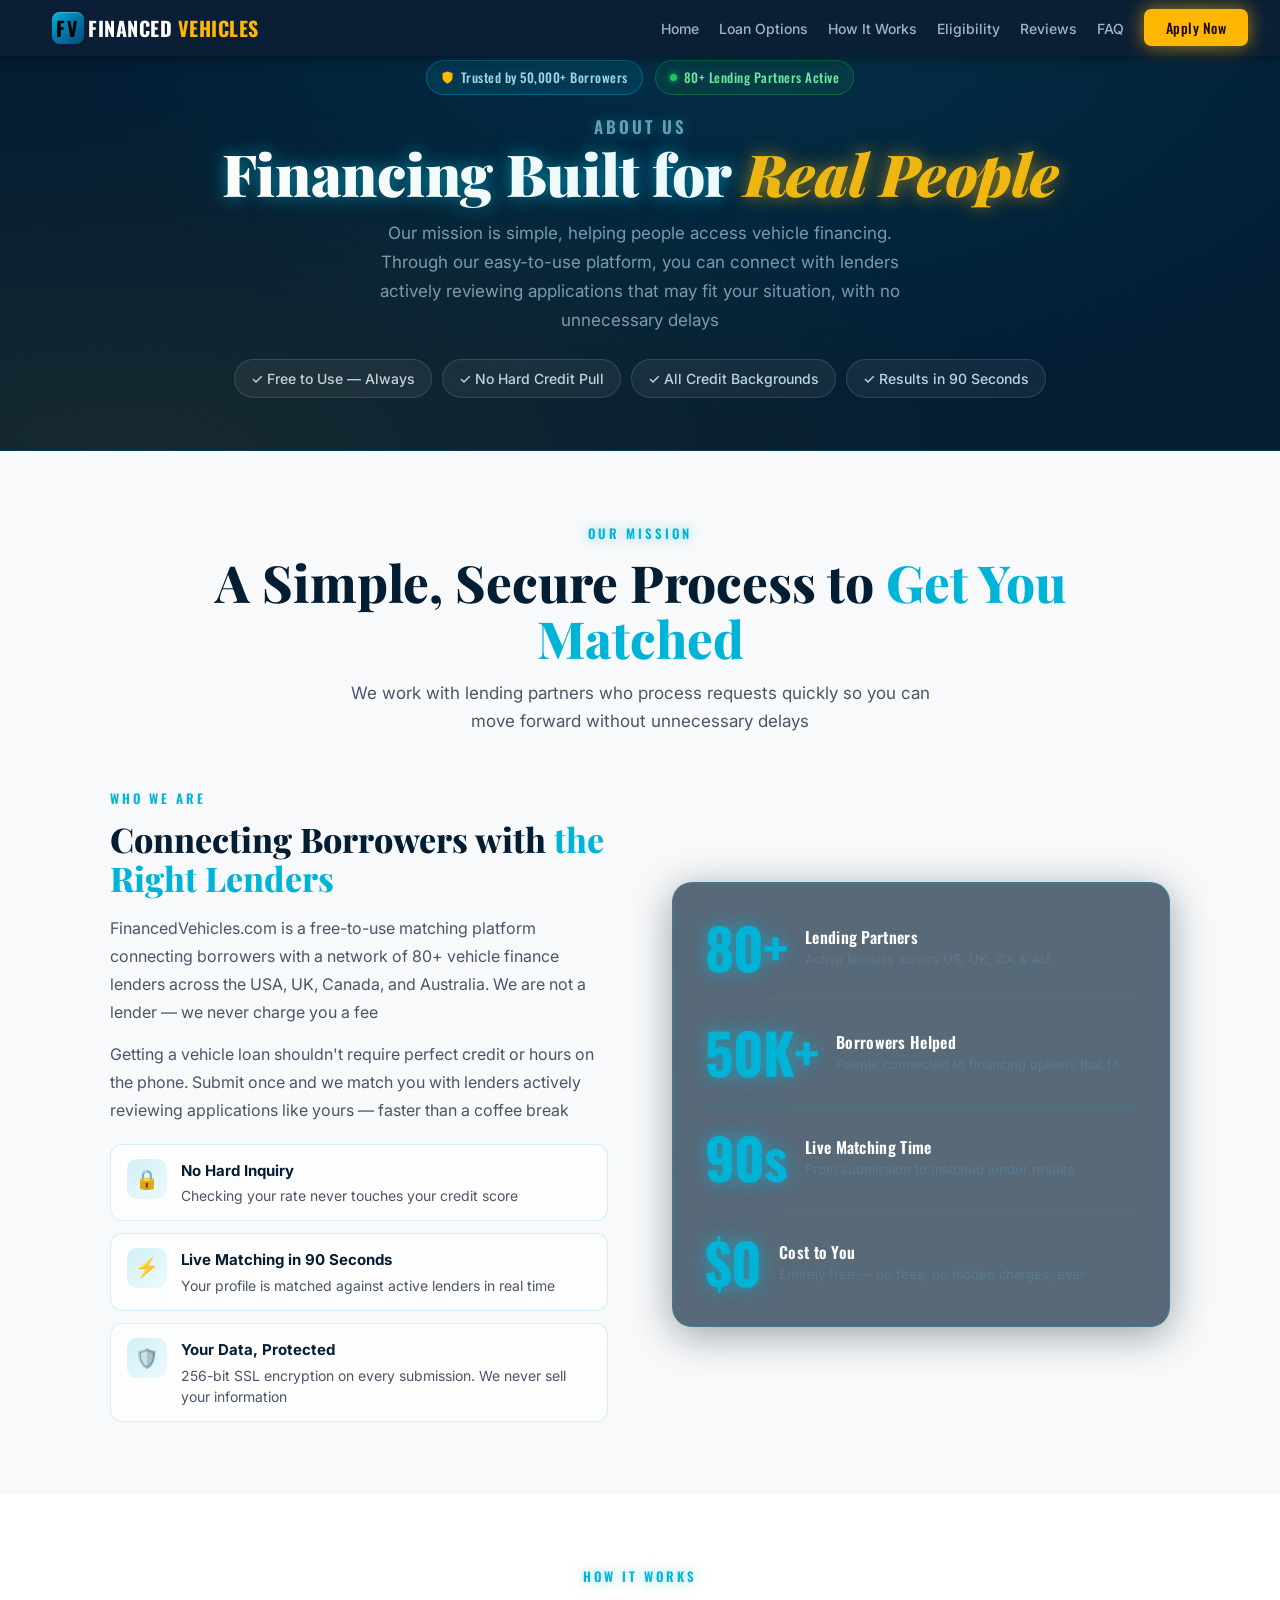
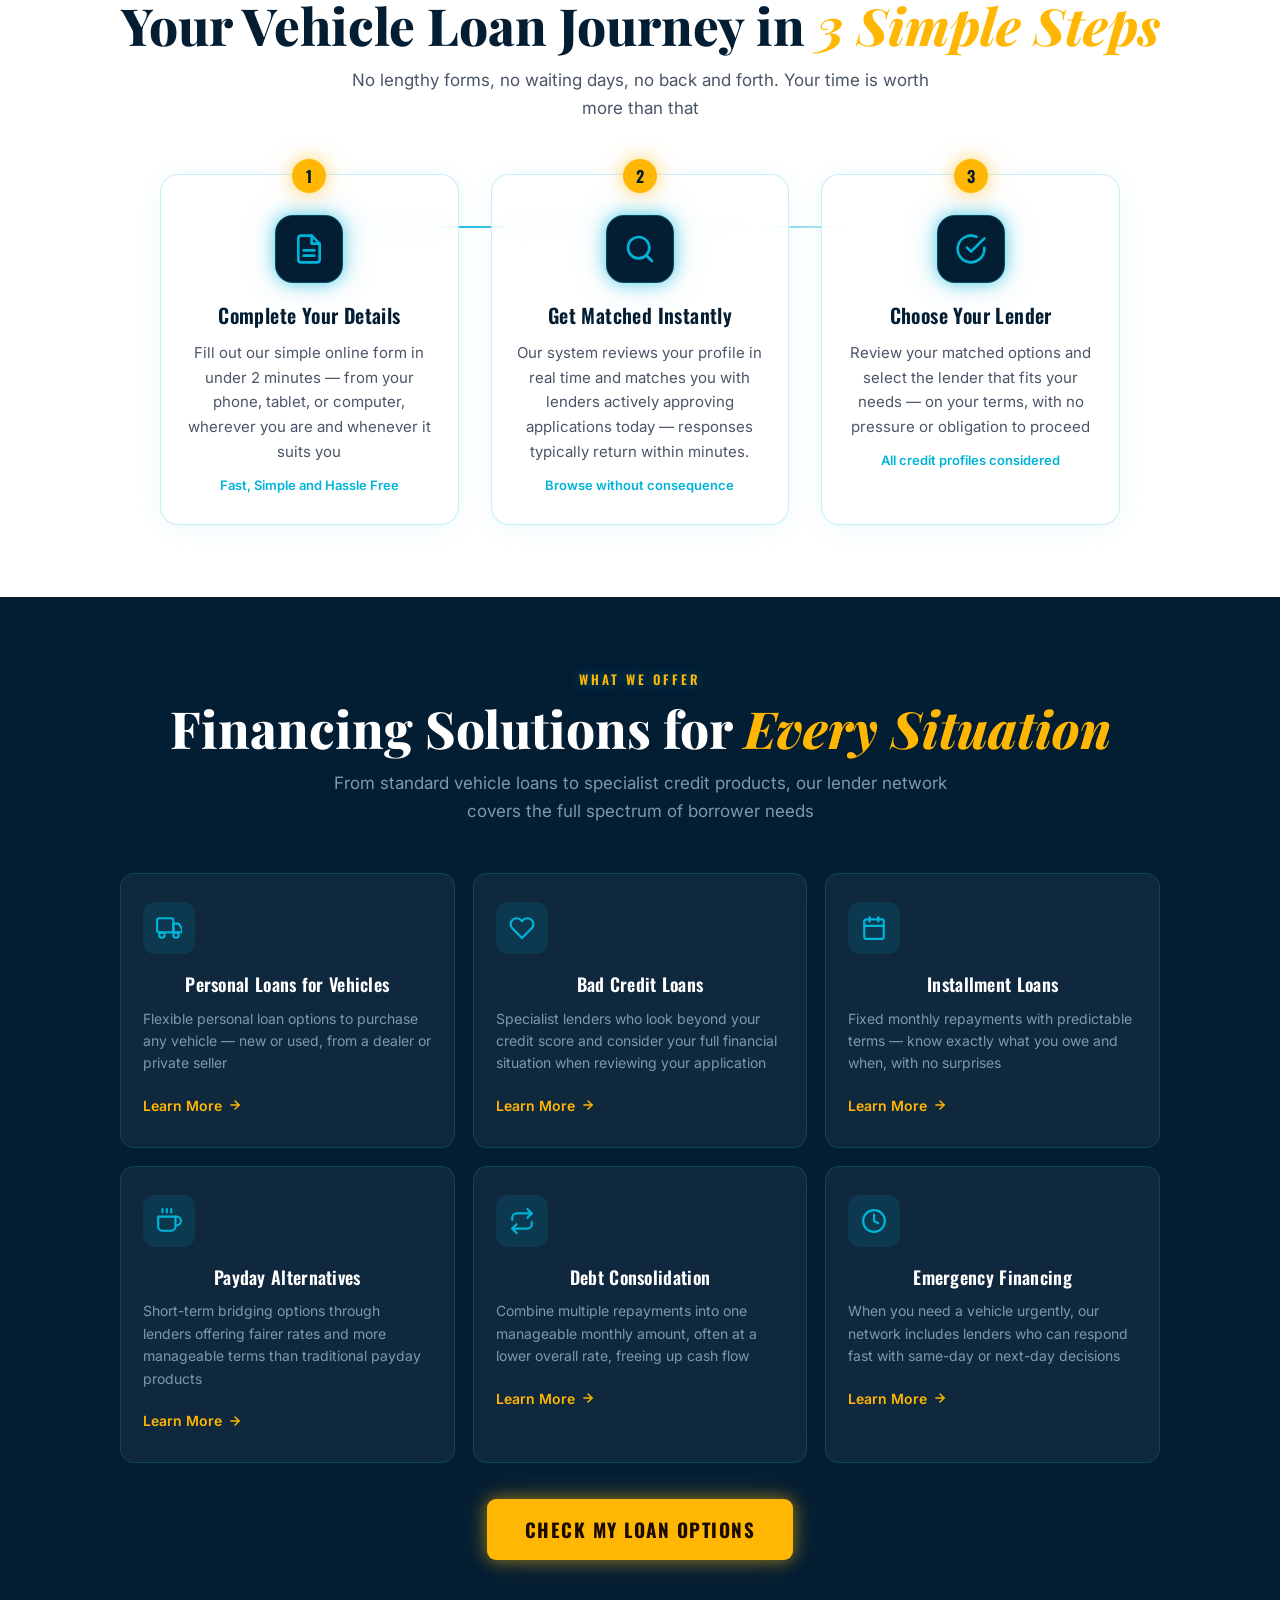
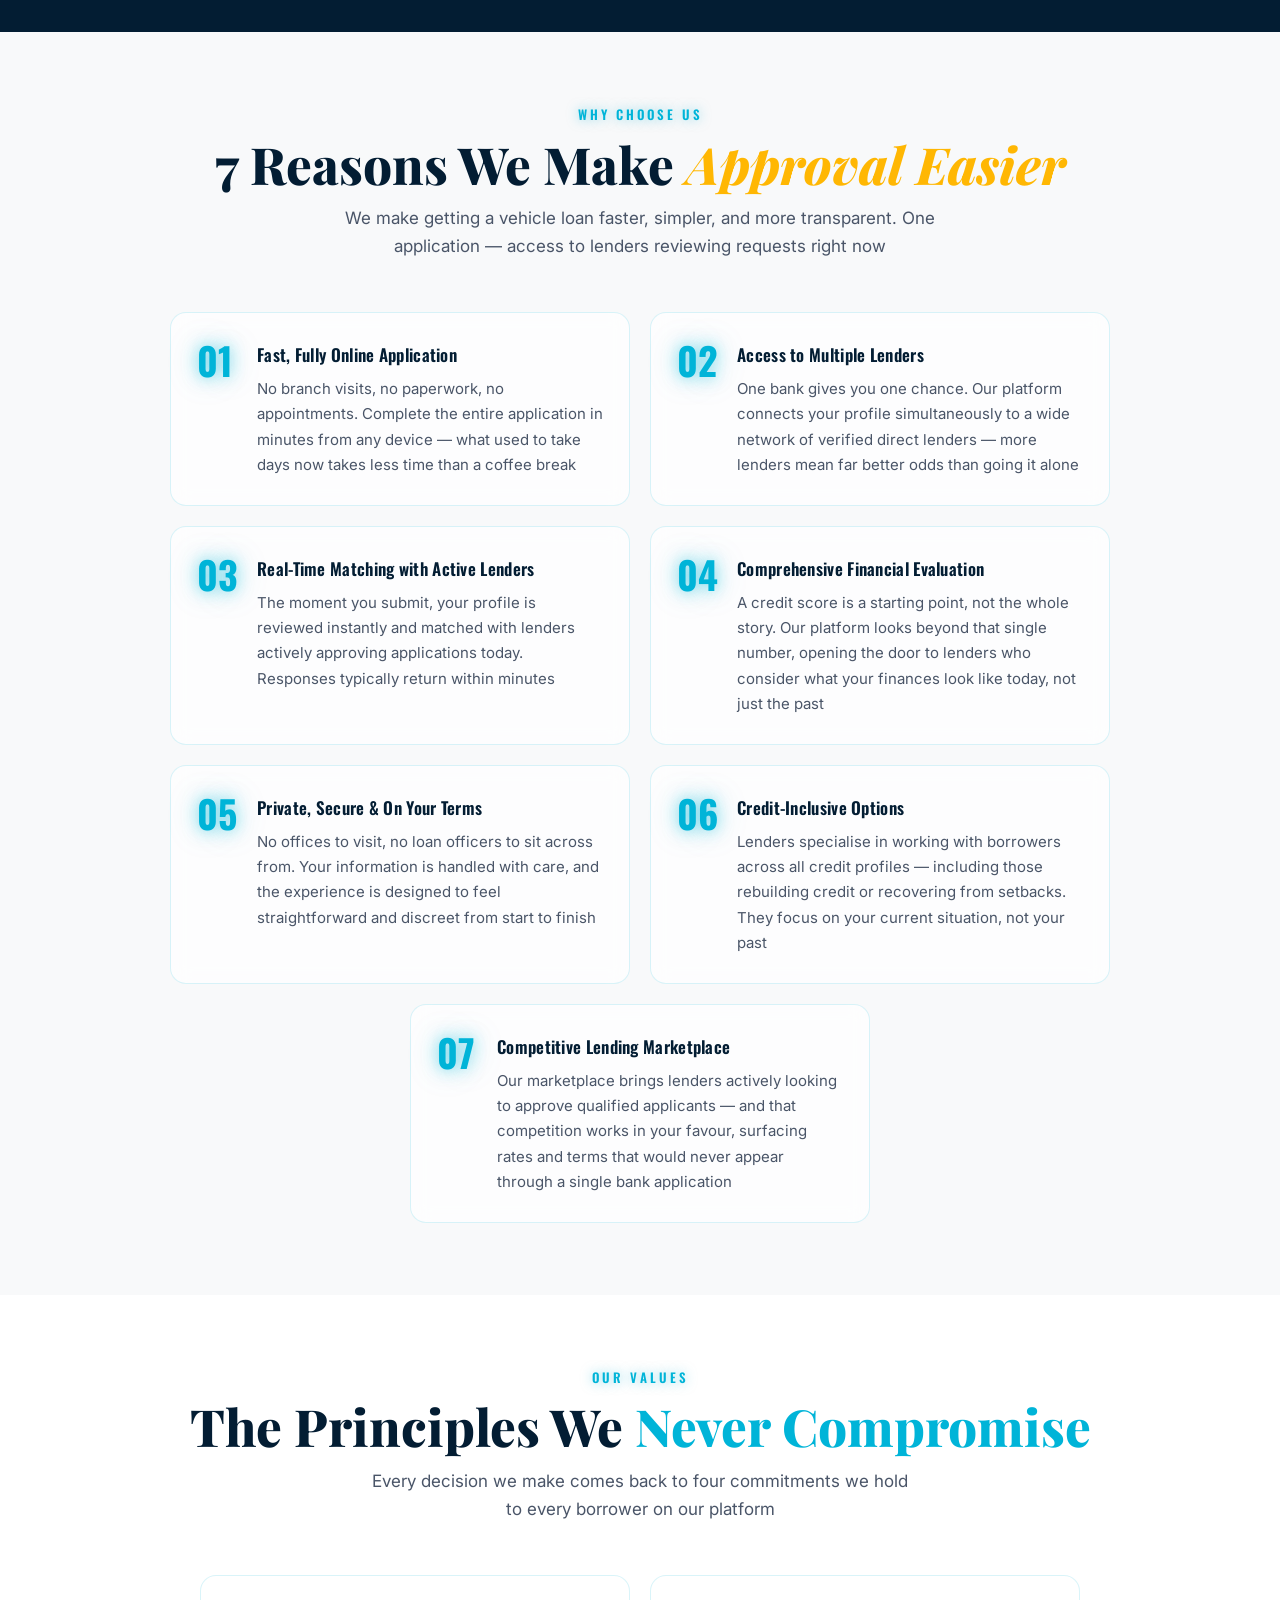
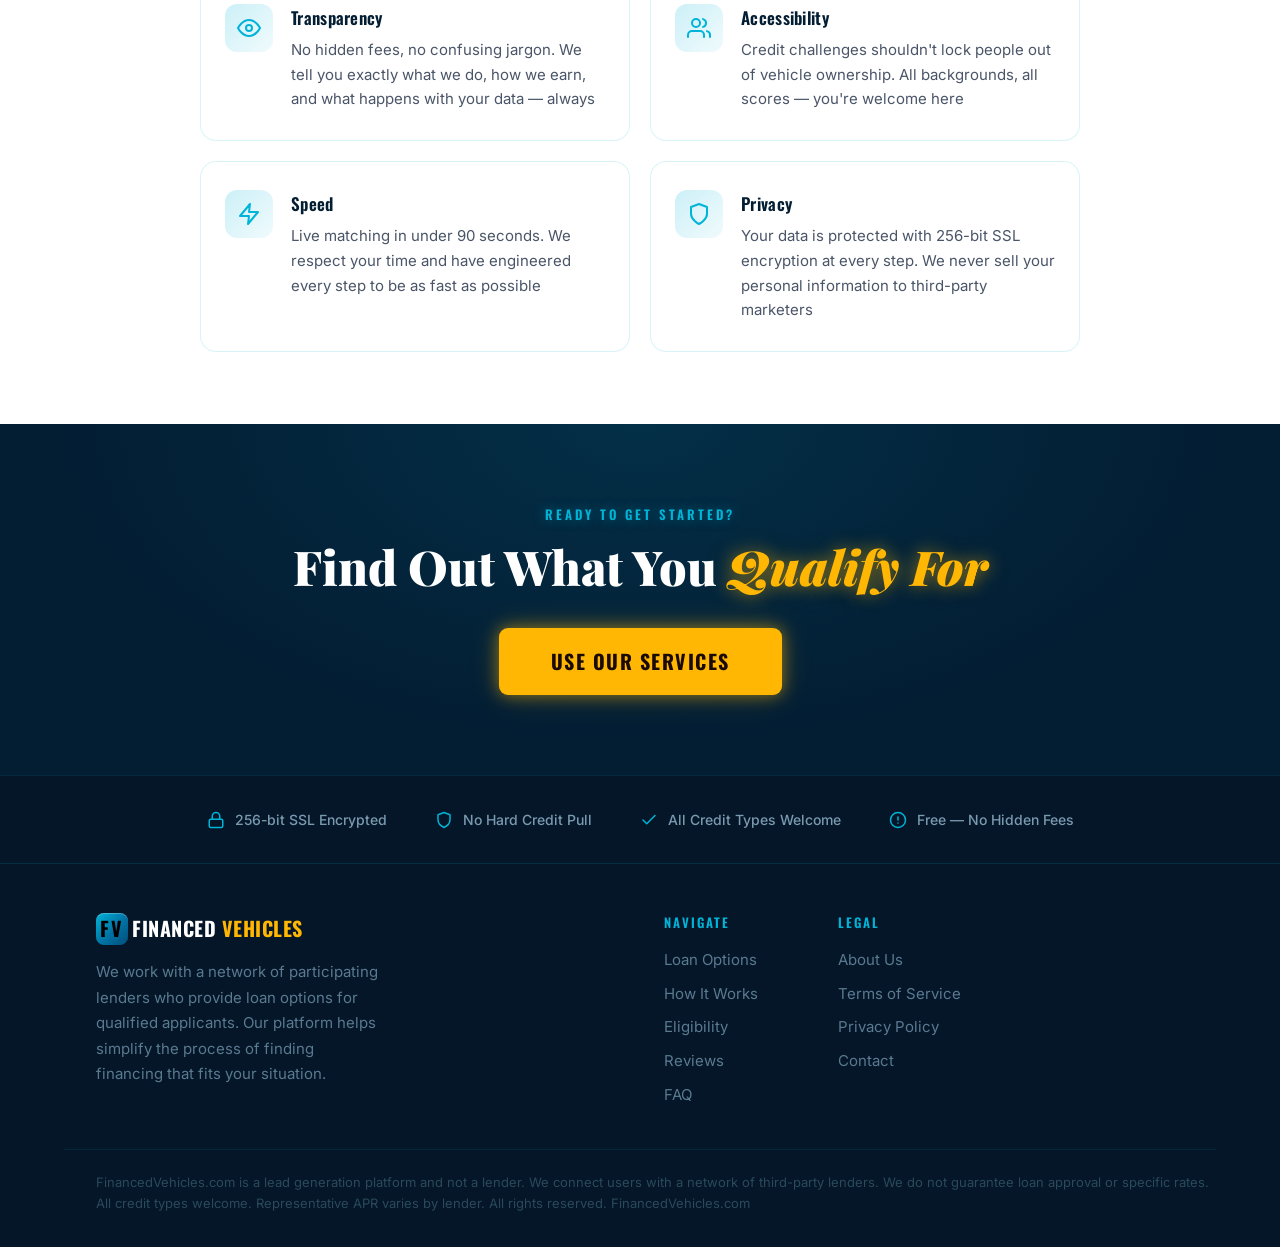
<file: about/index.html>
<!DOCTYPE html>
<html lang="en">
<head>
<meta charset="UTF-8"/>
<meta name="viewport" content="width=device-width, initial-scale=1.0"/>
<title>About Us – FinancedVehicles</title>
<!-- Google tag (gtag.js) -->
<script async src="https://www.googletagmanager.com/gtag/js?id=G-Z3EX6JJ46B"></script>
<script>
  window.dataLayer = window.dataLayer || [];
  function gtag(){dataLayer.push(arguments);}
  gtag('js', new Date());
  gtag('config', 'G-Z3EX6JJ46B');
</script>
<meta name="description" content="Learn about FinancedVehicles — a trusted car loan platform connecting borrowers with 80+ lending partners. Our mission is to make vehicle financing simple for everyone."/>
<link rel="canonical" href="https://financedvehicles.com/about/"/>
<meta property="og:type" content="website"/>
<meta property="og:url" content="https://financedvehicles.com/about/"/>
<meta property="og:title" content="About Us – FinancedVehicles"/>
<meta property="og:description" content="Learn about FinancedVehicles — a trusted car loan platform connecting borrowers with 80+ lending partners."/>
<meta property="og:image" content="https://financedvehicles.com/assets/images/headers/luxury-car-loan-financing-sleek-vehicle.jpg"/>
<meta name="twitter:card" content="summary_large_image"/>
<meta name="twitter:title" content="About Us – FinancedVehicles"/>
<meta name="twitter:description" content="Learn about FinancedVehicles — a trusted car loan platform connecting borrowers with 80+ lending partners."/>
<meta name="twitter:image" content="https://financedvehicles.com/assets/images/headers/luxury-car-loan-financing-sleek-vehicle.jpg"/>
<link rel="preconnect" href="https://fonts.googleapis.com"/>
<link rel="preconnect" href="https://fonts.gstatic.com" crossorigin/>
<link href="https://fonts.googleapis.com/css2?family=Playfair+Display:ital,wght@0,700;0,800;0,900;1,700;1,800&family=Inter:wght@400;500;600;700&family=Oswald:wght@500;600;700&family=Barlow+Condensed:wght@600;700;800&display=swap" rel="stylesheet"/>
<link rel="stylesheet" href="../styles.css"/>
<link rel="icon" type="image/svg+xml" href="../assets/favicon.svg"/>
<script src="../main.js"></script>
</head>
<body>

<!-- NAV -->
<nav id="mainNav">
  <a href="../" class="nav-logo">
    <div class="nav-logo-box">FV</div>
    <span class="nav-logo-text">FINANCED <span class="logo-vehicles">VEHICLES</span></span>
  </a>
  <ul class="nav-links">
    <li><a href="../">Home</a></li>
    <li><a href="../#loan-options">Loan Options</a></li>
    <li><a href="../#how-it-works">How It Works</a></li>
    <li><a href="../#eligibility">Eligibility</a></li>
    <li><a href="../#reviews">Reviews</a></li>
    <li><a href="../#faq">FAQ</a></li>
    <li><a href="../#apply-now" class="nav-cta">Apply Now</a></li>
  </ul>
  <button class="hamburger" onclick="toggleMenu()" aria-label="Menu"><span></span><span></span><span></span></button>
</nav>
<div class="mobile-overlay" id="mobileOverlay" onclick="closeMobile()"></div>
<div class="mobile-menu" id="mobileMenu">
  <a href="../" onclick="closeMobile()">Home <span class="mob-arrow">›</span></a>
  <a href="../#loan-options" onclick="closeMobile()">Loan Options <span class="mob-arrow">›</span></a>
  <a href="../#how-it-works" onclick="closeMobile()">How It Works <span class="mob-arrow">›</span></a>
  <a href="../#eligibility" onclick="closeMobile()">Eligibility <span class="mob-arrow">›</span></a>
  <a href="../#reviews" onclick="closeMobile()">Reviews <span class="mob-arrow">›</span></a>
  <a href="../#faq" onclick="closeMobile()">FAQ <span class="mob-arrow">›</span></a>
  <a href="../#apply-now" class="nav-cta" onclick="closeMobile()">Apply Now</a>
</div>

<!-- PAGE BANNER -->
<section class="page-banner">
  <div class="banner-badges">
    <span class="banner-badge">
      <svg viewBox="0 0 24 24" width="13" height="13" fill="#ffb703" stroke="#ffb703" stroke-width="2.5" stroke-linecap="round" stroke-linejoin="round"><path d="M12 22s8-4 8-10V5l-8-3-8 3v7c0 6 8 10 8 10z"/></svg>
      Trusted by 50,000+ Borrowers
    </span>
    <span class="banner-badge green"><span class="pulse-sm"></span> 80+ Lending Partners Active</span>
  </div>
  <p class="section-label">About Us</p>
  <h1>Financing Built for <em>Real People</em></h1>
  <p>Our mission is simple, helping people access vehicle financing. Through our easy-to-use platform, you can connect with lenders actively reviewing applications that may fit your situation, with no unnecessary delays</p>
  <div class="banner-chips">
    <span class="chip">✓ Free to Use — Always</span>
    <span class="chip">✓ No Hard Credit Pull</span>
    <span class="chip">✓ All Credit Backgrounds</span>
    <span class="chip">✓ Results in 90 Seconds</span>
  </div>
</section>

<!-- ═══ SECTION 1: MISSION / STATS ═══ -->
<section class="about-section">
  <div class="about-wrap">
    <div class="about-header">
      <p class="section-label">Our Mission</p>
      <h2 class="section-title">A Simple, Secure Process to <span style="color:var(--cyan)">Get You Matched</span></h2>
      <p class="section-sub" style="text-align:center;max-width:580px;margin:0 auto">We work with lending partners who process requests quickly so you can move forward without unnecessary delays</p>
    </div>
    <div class="about-grid">
      <div class="about-text">
        <p class="eyebrow">Who We Are</p>
        <h2>Connecting Borrowers with <span>the Right Lenders</span></h2>
        <p>FinancedVehicles.com is a free-to-use matching platform connecting borrowers with a network of 80+ vehicle finance lenders across the USA, UK, Canada, and Australia. We are not a lender — we never charge you a fee</p>
        <p>Getting a vehicle loan shouldn't require perfect credit or hours on the phone. Submit once and we match you with lenders actively reviewing applications like yours — faster than a coffee break</p>
        <div class="about-values">
          <div class="about-val">
            <div class="about-val-icon">🔒</div>
            <div class="about-val-text">
              <h4>No Hard Inquiry</h4>
              <p>Checking your rate never touches your credit score</p>
            </div>
          </div>
          <div class="about-val">
            <div class="about-val-icon">⚡</div>
            <div class="about-val-text">
              <h4>Live Matching in 90 Seconds</h4>
              <p>Your profile is matched against active lenders in real time</p>
            </div>
          </div>
          <div class="about-val">
            <div class="about-val-icon">🛡️</div>
            <div class="about-val-text">
              <h4>Your Data, Protected</h4>
              <p>256-bit SSL encryption on every submission. We never sell your information</p>
            </div>
          </div>
        </div>
      </div>
      <div class="about-stats">
        <div class="stat-item">
          <div class="stat-num">80+</div>
          <div class="stat-desc"><h4>Lending Partners</h4><p>Active lenders across US, UK, CA &amp; AU</p></div>
        </div>
        <div class="stat-divider"></div>
        <div class="stat-item">
          <div class="stat-num">50K+</div>
          <div class="stat-desc"><h4>Borrowers Helped</h4><p>People connected to financing options that fit</p></div>
        </div>
        <div class="stat-divider"></div>
        <div class="stat-item">
          <div class="stat-num">90s</div>
          <div class="stat-desc"><h4>Live Matching Time</h4><p>From submission to matched lender results</p></div>
        </div>
        <div class="stat-divider"></div>
        <div class="stat-item">
          <div class="stat-num">$0</div>
          <div class="stat-desc"><h4>Cost to You</h4><p>Entirely free — no fees, no hidden charges, ever</p></div>
        </div>
      </div>
    </div>
  </div>
</section>

<!-- ═══ SECTION 2: 3 STEPS ═══ -->
<section class="steps-section">
  <p class="section-label">How It Works</p>
  <h2 class="section-title">Your Vehicle Loan Journey in <em style="color:var(--amber);font-style:italic">3 Simple Steps</em></h2>
  <p class="section-sub">No lengthy forms, no waiting days, no back and forth. Your time is worth more than that</p>
  <div class="steps-grid">
    <div class="step-card">
      <div class="step-num-badge">1</div>
      <div class="step-icon">
        <svg viewBox="0 0 24 24"><path d="M14 2H6a2 2 0 0 0-2 2v16a2 2 0 0 0 2 2h12a2 2 0 0 0 2-2V8z"/><polyline points="14 2 14 8 20 8"/><line x1="16" y1="13" x2="8" y2="13"/><line x1="16" y1="17" x2="8" y2="17"/></svg>
      </div>
      <h3>Complete Your Details</h3>
      <p>Fill out our simple online form in under 2 minutes — from your phone, tablet, or computer, wherever you are and whenever it suits you</p>
      <p class="step-note">Fast, Simple and Hassle Free</p>
    </div>
    <div class="step-card">
      <div class="step-num-badge">2</div>
      <div class="step-icon">
        <svg viewBox="0 0 24 24"><circle cx="11" cy="11" r="8"/><line x1="21" y1="21" x2="16.65" y2="16.65"/></svg>
      </div>
      <h3>Get Matched Instantly</h3>
      <p>Our system reviews your profile in real time and matches you with lenders actively approving applications today — responses typically return within minutes.</p>
      <p class="step-note">Browse without consequence</p>
    </div>
    <div class="step-card">
      <div class="step-num-badge">3</div>
      <div class="step-icon">
        <svg viewBox="0 0 24 24"><path d="M22 11.08V12a10 10 0 1 1-5.93-9.14"/><polyline points="22 4 12 14.01 9 11.01"/></svg>
      </div>
      <h3>Choose Your Lender</h3>
      <p>Review your matched options and select the lender that fits your needs — on your terms, with no pressure or obligation to proceed</p>
      <p class="step-note">All credit profiles considered</p>
    </div>
  </div>
</section>

<!-- ═══ LOAN TYPES ═══ -->
<section class="loan-section">
  <div style="max-width:1060px;margin:0 auto">
    <p class="section-label">What We Offer</p>
    <h2 class="section-title">Financing Solutions for <em style="color:var(--amber);font-style:italic">Every Situation</em></h2>
    <p class="section-sub">From standard vehicle loans to specialist credit products, our lender network covers the full spectrum of borrower needs</p>
    <div class="loan-grid">
      <div class="loan-card">
        <div class="loan-card-icon"><svg viewBox="0 0 24 24"><rect x="1" y="3" width="15" height="13" rx="2"/><path d="M16 8h5l3 5v3h-8V8z"/><circle cx="5.5" cy="18.5" r="2.5"/><circle cx="18.5" cy="18.5" r="2.5"/></svg></div>
        <h3>Personal Loans for Vehicles</h3>
        <p>Flexible personal loan options to purchase any vehicle — new or used, from a dealer or private seller</p>
        <a href="../#apply-now" class="loan-learn">Learn More <svg viewBox="0 0 24 24"><line x1="5" y1="12" x2="19" y2="12"/><polyline points="12 5 19 12 12 19"/></svg></a>
      </div>
      <div class="loan-card">
        <div class="loan-card-icon"><svg viewBox="0 0 24 24"><path d="M20.84 4.61a5.5 5.5 0 0 0-7.78 0L12 5.67l-1.06-1.06a5.5 5.5 0 0 0-7.78 7.78l1.06 1.06L12 21.23l7.78-7.78 1.06-1.06a5.5 5.5 0 0 0 0-7.78z"/></svg></div>
        <h3>Bad Credit Loans</h3>
        <p>Specialist lenders who look beyond your credit score and consider your full financial situation when reviewing your application</p>
        <a href="../#apply-now" class="loan-learn">Learn More <svg viewBox="0 0 24 24"><line x1="5" y1="12" x2="19" y2="12"/><polyline points="12 5 19 12 12 19"/></svg></a>
      </div>
      <div class="loan-card">
        <div class="loan-card-icon"><svg viewBox="0 0 24 24"><rect x="3" y="4" width="18" height="18" rx="2" ry="2"/><line x1="16" y1="2" x2="16" y2="6"/><line x1="8" y1="2" x2="8" y2="6"/><line x1="3" y1="10" x2="21" y2="10"/></svg></div>
        <h3>Installment Loans</h3>
        <p>Fixed monthly repayments with predictable terms — know exactly what you owe and when, with no surprises</p>
        <a href="../#apply-now" class="loan-learn">Learn More <svg viewBox="0 0 24 24"><line x1="5" y1="12" x2="19" y2="12"/><polyline points="12 5 19 12 12 19"/></svg></a>
      </div>
      <div class="loan-card">
        <div class="loan-card-icon"><svg viewBox="0 0 24 24"><path d="M18 8h1a4 4 0 0 1 0 8h-1"/><path d="M2 8h16v9a4 4 0 0 1-4 4H6a4 4 0 0 1-4-4V8z"/><line x1="6" y1="1" x2="6" y2="4"/><line x1="10" y1="1" x2="10" y2="4"/><line x1="14" y1="1" x2="14" y2="4"/></svg></div>
        <h3>Payday Alternatives</h3>
        <p>Short-term bridging options through lenders offering fairer rates and more manageable terms than traditional payday products</p>
        <a href="../#apply-now" class="loan-learn">Learn More <svg viewBox="0 0 24 24"><line x1="5" y1="12" x2="19" y2="12"/><polyline points="12 5 19 12 12 19"/></svg></a>
      </div>
      <div class="loan-card">
        <div class="loan-card-icon"><svg viewBox="0 0 24 24"><polyline points="17 1 21 5 17 9"/><path d="M3 11V9a4 4 0 0 1 4-4h14"/><polyline points="7 23 3 19 7 15"/><path d="M21 13v2a4 4 0 0 1-4 4H3"/></svg></div>
        <h3>Debt Consolidation</h3>
        <p>Combine multiple repayments into one manageable monthly amount, often at a lower overall rate, freeing up cash flow</p>
        <a href="../#apply-now" class="loan-learn">Learn More <svg viewBox="0 0 24 24"><line x1="5" y1="12" x2="19" y2="12"/><polyline points="12 5 19 12 12 19"/></svg></a>
      </div>
      <div class="loan-card">
        <div class="loan-card-icon"><svg viewBox="0 0 24 24"><circle cx="12" cy="12" r="10"/><polyline points="12 6 12 12 16 14"/></svg></div>
        <h3>Emergency Financing</h3>
        <p>When you need a vehicle urgently, our network includes lenders who can respond fast with same-day or next-day decisions</p>
        <a href="../#apply-now" class="loan-learn">Learn More <svg viewBox="0 0 24 24"><line x1="5" y1="12" x2="19" y2="12"/><polyline points="12 5 19 12 12 19"/></svg></a>
      </div>
    </div>
    <div class="loan-cta-row"><a href="../#apply-now" class="btn-amber">Check My Loan Options</a></div>
  </div>
</section>


<!-- ═══ WHY CHOOSE US (7 reasons from PDF) ═══ -->
<section class="why-section">
  <div style="max-width:980px;margin:0 auto">
    <p class="section-label">Why Choose Us</p>
    <h2 class="section-title">7 Reasons We Make <em style="color:var(--amber)">Approval Easier</em></h2>
    <p class="section-sub">We make getting a vehicle loan faster, simpler, and more transparent. One application — access to lenders reviewing requests right now</p>
    <div class="why-grid">
      <div class="why-card">
        <div class="why-num">01</div>
        <div class="why-body">
          <h4>Fast, Fully Online Application</h4>
          <p>No branch visits, no paperwork, no appointments. Complete the entire application in minutes from any device — what used to take days now takes less time than a coffee break</p>
        </div>
      </div>
      <div class="why-card">
        <div class="why-num">02</div>
        <div class="why-body">
          <h4>Access to Multiple Lenders</h4>
          <p>One bank gives you one chance. Our platform connects your profile simultaneously to a wide network of verified direct lenders — more lenders mean far better odds than going it alone</p>
        </div>
      </div>
      <div class="why-card">
        <div class="why-num">03</div>
        <div class="why-body">
          <h4>Real-Time Matching with Active Lenders</h4>
          <p>The moment you submit, your profile is reviewed instantly and matched with lenders actively approving applications today. Responses typically return within minutes</p>
        </div>
      </div>
      <div class="why-card">
        <div class="why-num">04</div>
        <div class="why-body">
          <h4>Comprehensive Financial Evaluation</h4>
          <p>A credit score is a starting point, not the whole story. Our platform looks beyond that single number, opening the door to lenders who consider what your finances look like today, not just the past</p>
        </div>
      </div>
      <div class="why-card">
        <div class="why-num">05</div>
        <div class="why-body">
          <h4>Private, Secure &amp; On Your Terms</h4>
          <p>No offices to visit, no loan officers to sit across from. Your information is handled with care, and the experience is designed to feel straightforward and discreet from start to finish</p>
        </div>
      </div>
      <div class="why-card">
        <div class="why-num">06</div>
        <div class="why-body">
          <h4>Credit-Inclusive Options</h4>
          <p>Lenders specialise in working with borrowers across all credit profiles — including those rebuilding credit or recovering from setbacks. They focus on your current situation, not your past</p>
        </div>
      </div>
      <div class="why-card why-card-full">
        <div class="why-num">07</div>
        <div class="why-body">
          <h4>Competitive Lending Marketplace</h4>
          <p>Our marketplace brings lenders actively looking to approve qualified applicants — and that competition works in your favour, surfacing rates and terms that would never appear through a single bank application</p>
        </div>
      </div>
    </div>
  </div>
</section>

<!-- ═══ VALUES ═══ -->
<section class="values-section">
  <div class="values-header">
    <p class="section-label">Our Values</p>
    <h2 class="section-title">The Principles We <span style="color:var(--cyan)">Never Compromise</span></h2>
    <p class="section-sub" style="text-align:center;max-width:540px;margin:0 auto 48px">Every decision we make comes back to four commitments we hold to every borrower on our platform</p>
  </div>
  <div class="values-grid">
    <div class="val-card">
      <div class="val-icon"><svg viewBox="0 0 24 24"><path d="M1 12s4-8 11-8 11 8 11 8-4 8-11 8-11-8-11-8z"/><circle cx="12" cy="12" r="3"/></svg></div>
      <div class="val-body"><h4>Transparency</h4><p>No hidden fees, no confusing jargon. We tell you exactly what we do, how we earn, and what happens with your data — always</p></div>
    </div>
    <div class="val-card">
      <div class="val-icon"><svg viewBox="0 0 24 24"><path d="M17 21v-2a4 4 0 0 0-4-4H5a4 4 0 0 0-4 4v2"/><circle cx="9" cy="7" r="4"/><path d="M23 21v-2a4 4 0 0 0-3-3.87"/><path d="M16 3.13a4 4 0 0 1 0 7.75"/></svg></div>
      <div class="val-body"><h4>Accessibility</h4><p>Credit challenges shouldn't lock people out of vehicle ownership. All backgrounds, all scores — you're welcome here</p></div>
    </div>
    <div class="val-card">
      <div class="val-icon"><svg viewBox="0 0 24 24"><polygon points="13 2 3 14 12 14 11 22 21 10 12 10 13 2"/></svg></div>
      <div class="val-body"><h4>Speed</h4><p>Live matching in under 90 seconds. We respect your time and have engineered every step to be as fast as possible</p></div>
    </div>
    <div class="val-card">
      <div class="val-icon"><svg viewBox="0 0 24 24"><path d="M12 22s8-4 8-10V5l-8-3-8 3v7c0 6 8 10 8 10z"/></svg></div>
      <div class="val-body"><h4>Privacy</h4><p>Your data is protected with 256-bit SSL encryption at every step. We never sell your personal information to third-party marketers</p></div>
    </div>
  </div>
</section>

<!-- ═══ CTA STRIP ═══ -->
<section class="cta-strip">
  <div style="position:relative;z-index:1;display:flex;flex-direction:column;align-items:center;gap:0">
    <p class="section-label" style="text-align:center;margin-bottom:14px">Ready to Get Started?</p>
    <h2 style="margin-bottom:36px">Find Out What You <em>Qualify For</em></h2>
    <a href="../#apply-now" class="cta-btn-main">Use Our Services</a>
  </div>
</section>

<!-- TRUST STRIP -->
<section class="trust-strip">
  <div class="trust-inner">
    <div class="trust-item"><svg viewBox="0 0 24 24"><rect x="3" y="11" width="18" height="11" rx="2" ry="2"/><path d="M7 11V7a5 5 0 0 1 10 0v4"/></svg> 256-bit SSL Encrypted</div>
    <div class="trust-item"><svg viewBox="0 0 24 24"><path d="M12 22s8-4 8-10V5l-8-3-8 3v7c0 6 8 10 8 10z"/></svg> No Hard Credit Pull</div>
    <div class="trust-item"><svg viewBox="0 0 24 24"><polyline points="20 6 9 17 4 12"/></svg> All Credit Types Welcome</div>
    <div class="trust-item"><svg viewBox="0 0 24 24"><circle cx="12" cy="12" r="10"/><line x1="12" y1="8" x2="12" y2="12"/><line x1="12" y1="16" x2="12.01" y2="16"/></svg> Free — No Hidden Fees</div>
  </div>
</section>

<!-- FOOTER -->
<footer>
  <div class="footer-inner">
    <div class="footer-brand">
      <div class="footer-logo-wrap">
        <a href="../" style="display:flex;align-items:center;gap:4px;text-decoration:none">
          <div class="nav-logo-box">FV</div>
          <span class="nav-logo-text">FINANCED <span class="logo-vehicles">VEHICLES</span></span>
        </a>
      </div>
      <p>We work with a network of participating lenders who provide loan options for qualified applicants. Our platform helps simplify the process of finding financing that fits your situation.</p>
    </div>
    <div class="footer-col">
      <h4>Navigate</h4>
      <a href="../#loan-options">Loan Options</a>
      <a href="../#how-it-works">How It Works</a>
      <a href="../#eligibility">Eligibility</a>
      <a href="../#reviews">Reviews</a>
      <a href="../#faq">FAQ</a>
    </div>
    <div class="footer-col">
      <h4>Legal</h4>
      <a href="../about/">About Us</a>
      <a href="../terms-of-service/">Terms of Service</a>
      <a href="../privacy-policy/">Privacy Policy</a>
      <a href="../contact/">Contact</a>
    </div>
  </div>
  <div class="footer-bottom">
    <p class="disc">FinancedVehicles.com is a lead generation platform and not a lender. We connect users with a network of third-party lenders. We do not guarantee loan approval or specific rates. All credit types welcome. Representative APR varies by lender. All rights reserved. FinancedVehicles.com</p>
  </div>
</footer>

</body>
</html>
</file>
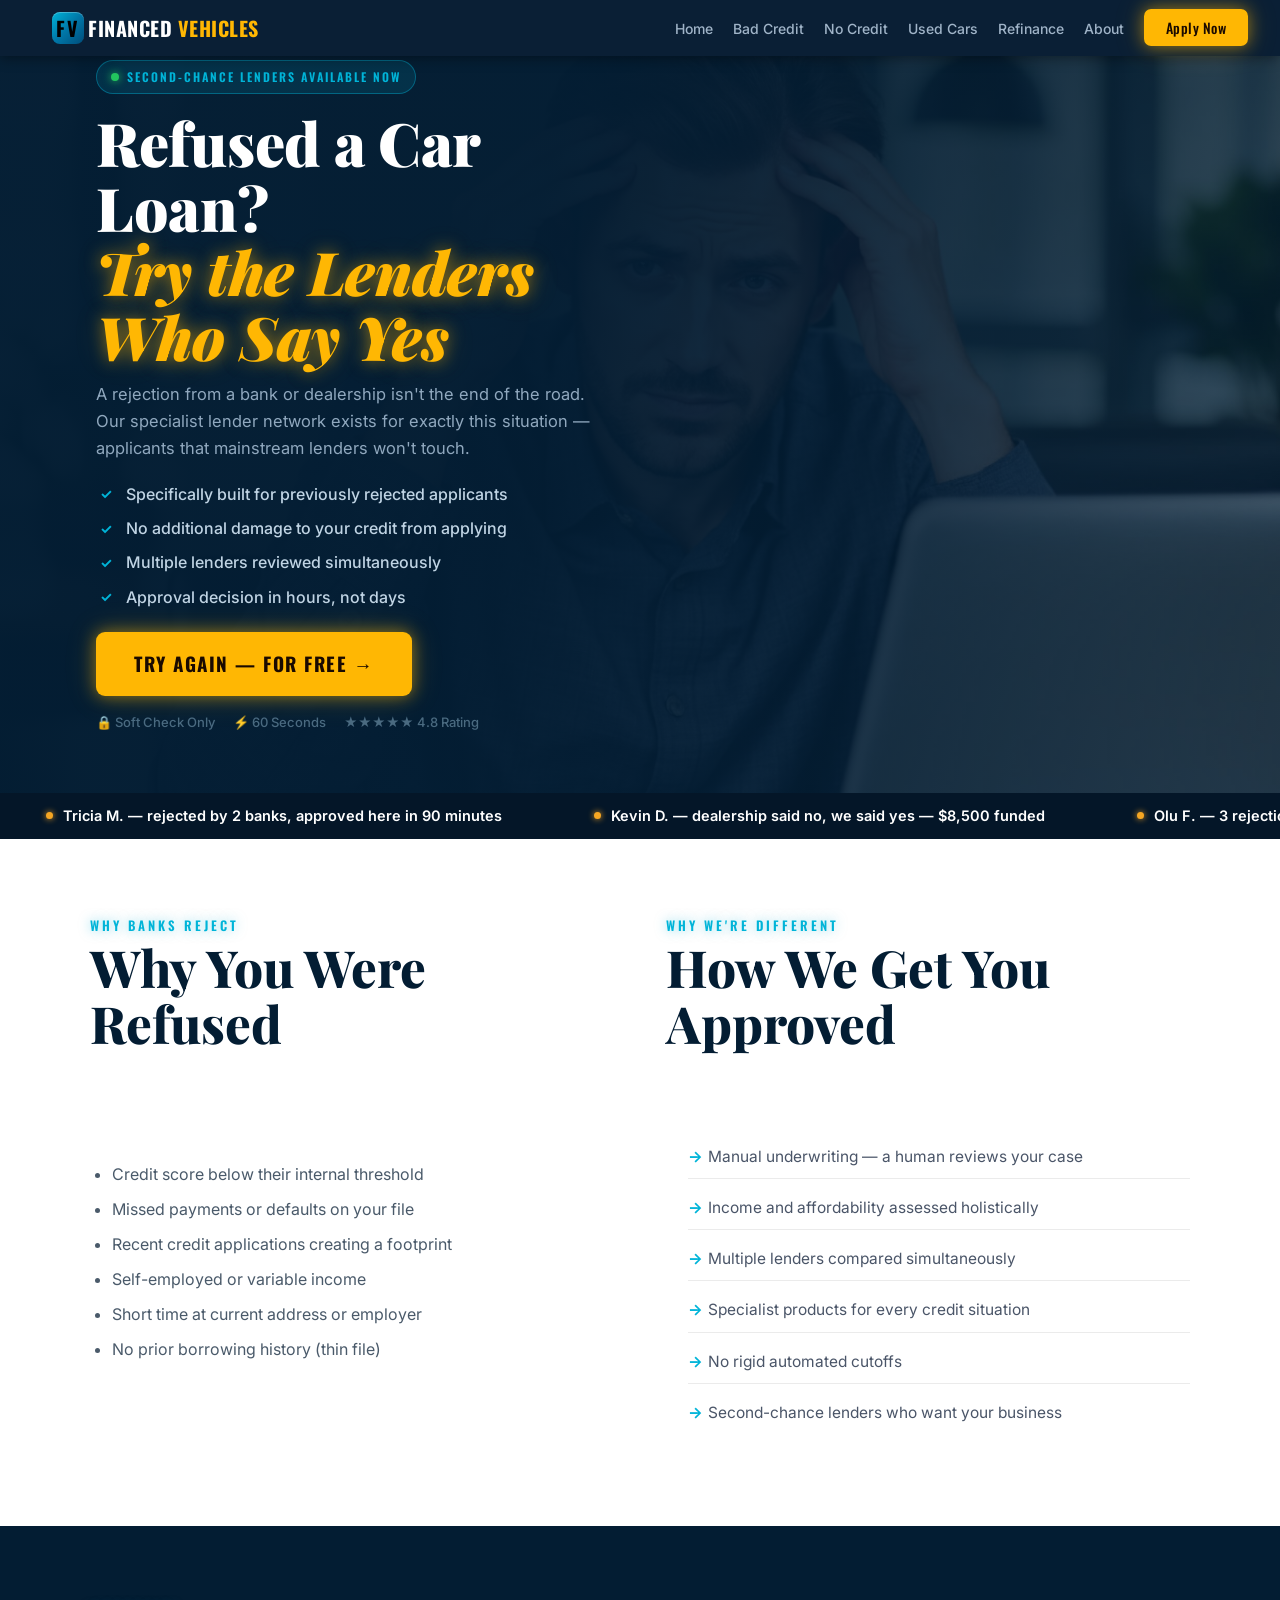
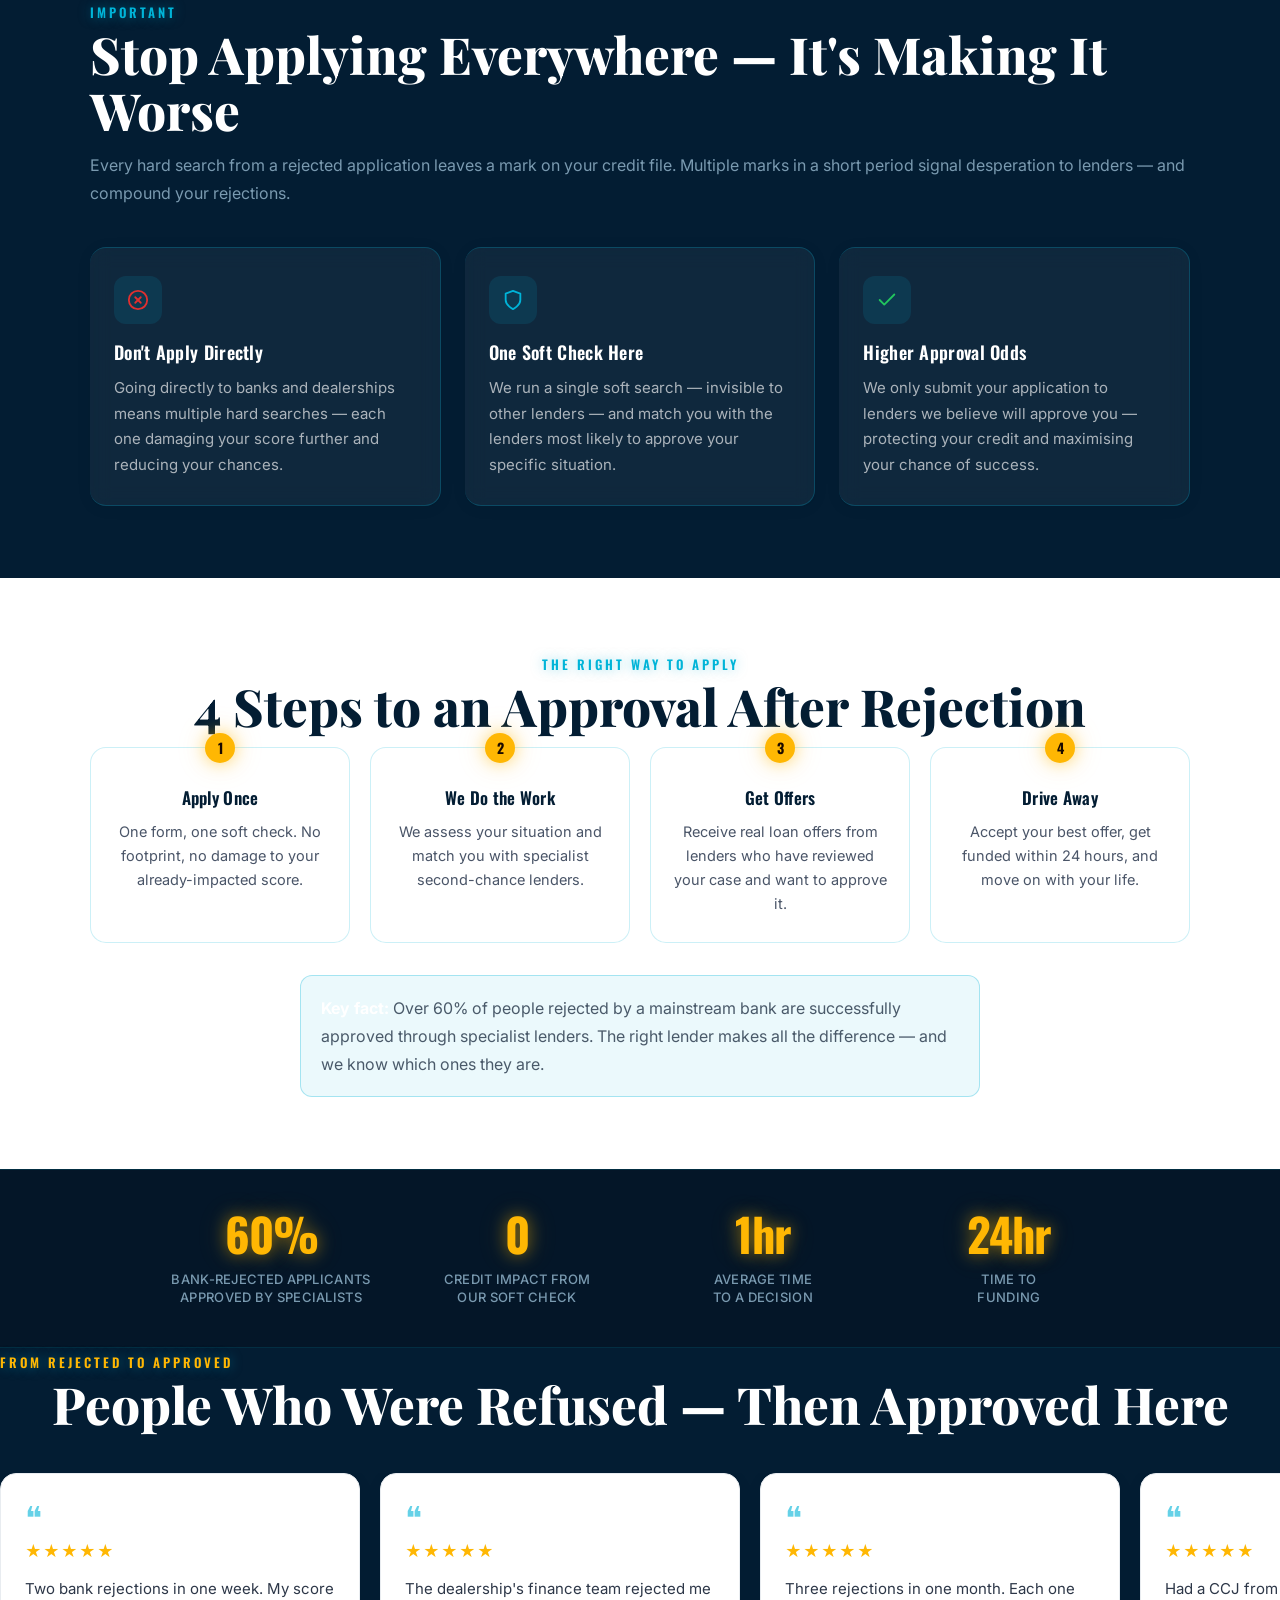
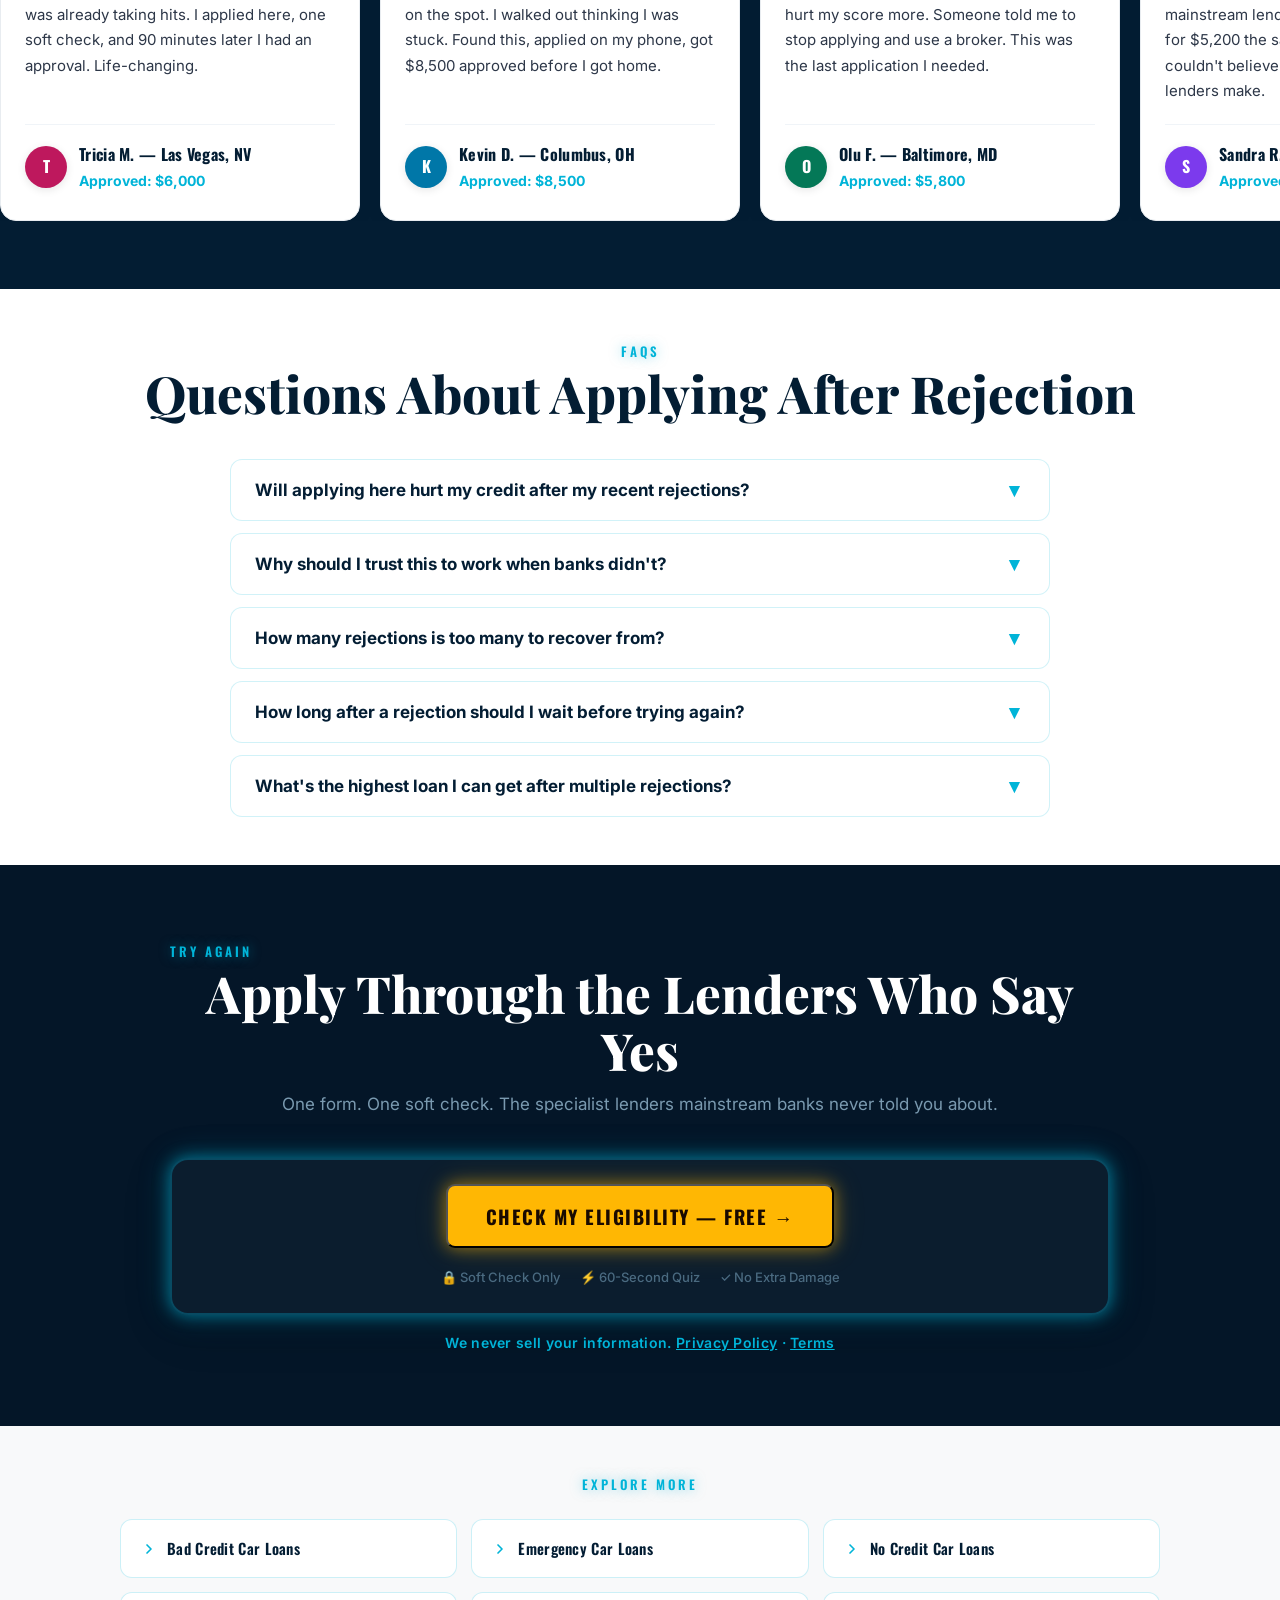
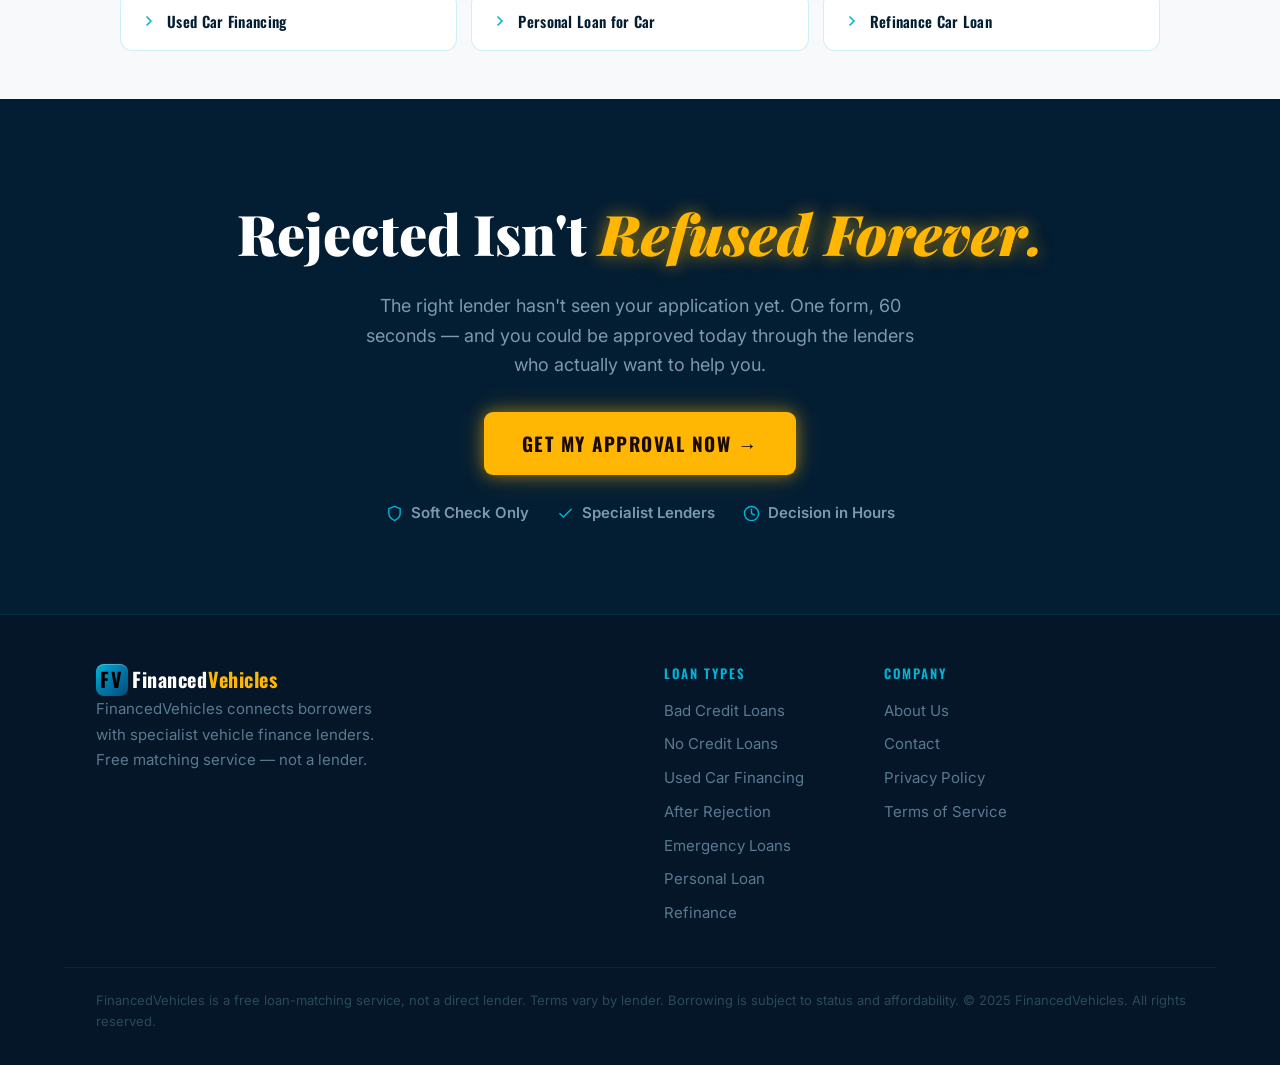
<file: after-rejection-car-loans/index.html>
<!DOCTYPE html>
<html lang="en">
<head>
  <meta charset="UTF-8"/>
  <meta name="viewport" content="width=device-width, initial-scale=1.0"/>
  <title>Car Loan After Rejection — Refused Elsewhere? We Can Help | FinancedVehicles</title>
  <meta name="description" content="Refused a car loan by your bank or dealership? Don't give up. Our specialist lender network approves applicants that mainstream lenders reject. Apply free — no credit impact."/>
  <link rel="canonical" href="https://financedvehicles.com/after-rejection-car-loans/"/>
  <meta property="og:title" content="Car Loan After Rejection | FinancedVehicles"/>
  <meta property="og:description" content="Refused elsewhere? Our specialist lenders exist specifically for applicants mainstream banks reject. Apply in 60 seconds."/>
  <meta property="og:url" content="https://financedvehicles.com/after-rejection-car-loans/"/>
  <meta property="og:type" content="website"/>
  <meta name="twitter:card" content="summary_large_image"/>
  <link rel="icon" href="/favicon.ico" type="image/x-icon"/>
  <script async src="https://www.googletagmanager.com/gtag/js?id=G-Z3EX6JJ46B"></script>
  <script>window.dataLayer=window.dataLayer||[];function gtag(){dataLayer.push(arguments)}gtag('js',new Date());gtag('config','G-Z3EX6JJ46B');</script>
  <link rel="preconnect" href="https://fonts.googleapis.com"/>
  <link rel="preconnect" href="https://fonts.gstatic.com" crossorigin/>
  <link href="https://fonts.googleapis.com/css2?family=Playfair+Display:ital,wght@0,700;0,800;0,900;1,700;1,800&family=Inter:wght@400;500;600;700&family=Oswald:wght@500;600;700&family=Barlow+Condensed:wght@600;700;800&display=swap" rel="stylesheet"/>
  <link rel="stylesheet" href="../styles.css"/>
</head>
<body>

<nav id="mainNav">
  <a class="nav-logo" href="../"><div class="nav-logo-box">FV</div><span class="nav-logo-text">FINANCED <span class="logo-vehicles">VEHICLES</span></span></a>
  <ul class="nav-links">
    <li><a href="../">Home</a></li>
    <li><a href="../bad-credit-car-loans/">Bad Credit</a></li>
    <li><a href="../no-credit-car-loans/">No Credit</a></li>
    <li><a href="../used-car-financing/">Used Cars</a></li>
    <li><a href="../refinance-car-loan/">Refinance</a></li>
    <li><a href="../about/">About</a></li>
    <li><a class="nav-cta" href="#apply">Apply Now</a></li>
  </ul>
  <button class="hamburger" onclick="toggleMenu()"><span></span><span></span><span></span></button>
</nav>
<div class="mobile-menu" id="mobileMenu">
  <a href="../">Home</a>
  <a href="../bad-credit-car-loans/">Bad Credit Loans</a>
  <a href="../no-credit-car-loans/">No Credit Loans</a>
  <a href="../used-car-financing/">Used Car Financing</a>
  <a href="../after-rejection-car-loans/">After Rejection</a>
  <a href="../emergency-car-loans/">Emergency Loans</a>
  <a href="../personal-loan-for-car/">Personal Loan for Car</a>
  <a href="../refinance-car-loan/">Refinance</a>
  <a href="../about/">About</a>
  <a class="nav-cta" href="#apply">Apply Now</a>
</div>

<!-- HERO -->
<section class="page-hero">
  <div class="page-hero-bg">
    <img src="../assets/images/body/man-stressed-at-laptop-struggling-to-find-a-car-loan-with-a-traditional-bank.jpg" alt="Person rejected by traditional bank looking for alternatives" loading="eager" fetchpriority="high"/>
  </div>
  <div class="page-hero-content">
    <div class="page-hero-label"><span class="live-dot"></span> SECOND-CHANCE LENDERS AVAILABLE NOW</div>
    <h1>Refused a Car Loan?<br><span class="accent">Try the Lenders Who Say Yes</span></h1>
    <p class="page-hero-sub">A rejection from a bank or dealership isn't the end of the road. Our specialist lender network exists for exactly this situation — applicants that mainstream lenders won't touch.</p>
    <ul class="hero-bullets">
      <li><span class="bi">✓</span> Specifically built for previously rejected applicants</li>
      <li><span class="bi">✓</span> No additional damage to your credit from applying</li>
      <li><span class="bi">✓</span> Multiple lenders reviewed simultaneously</li>
      <li><span class="bi">✓</span> Approval decision in hours, not days</li>
    </ul>
    <a class="btn-quiz-trigger" href="#apply" data-open-quiz>Try Again — For Free →</a>
    <div class="hero-trust">
      <span class="trust-item">🔒 Soft Check Only</span>
      <span class="trust-item">⚡ 60 Seconds</span>
      <span class="trust-item">★★★★★ 4.8 Rating</span>
    </div>
  </div>
</section>

<!-- TICKER -->
<div class="ticker-wrap" aria-hidden="true">
  <div class="ticker">
    <div class="ticker-item"><span class="dot"></span> Tricia M. — rejected by 2 banks, approved here in 90 minutes</div>
    <div class="ticker-item"><span class="dot"></span> Kevin D. — dealership said no, we said yes — $8,500 funded</div>
    <div class="ticker-item"><span class="dot"></span> Olu F. — 3 rejections in one month, 4th attempt worked here</div>
    <div class="ticker-item"><span class="dot"></span> Sandra R. — refused for CCJ, approved same day for $5,200</div>
    <div class="ticker-item"><span class="dot"></span> Tricia M. — rejected by 2 banks, approved here in 90 minutes</div>
    <div class="ticker-item"><span class="dot"></span> Kevin D. — dealership said no, we said yes — $8,500 funded</div>
    <div class="ticker-item"><span class="dot"></span> Olu F. — 3 rejections in one month, 4th attempt worked here</div>
    <div class="ticker-item"><span class="dot"></span> Sandra R. — refused for CCJ, approved same day for $5,200</div>
  </div>
</div>

<!-- WHY YOU WERE REJECTED -->
<section class="content-section">
  <div class="content-inner">
    <div class="two-col-grid">
      <div>
        <span class="section-label">WHY BANKS REJECT</span>
        <h2 class="section-title">Why You Were Refused</h2>
        <p style="color:rgba(255,255,255,.7);font-size:15px;line-height:1.7;margin-bottom:20px">Banks use automated systems with rigid cutoffs. If you fall outside their box — for any reason — you're rejected instantly, often with no explanation.</p>
        <ul class="problem-list">
          <li>Credit score below their internal threshold</li>
          <li>Missed payments or defaults on your file</li>
          <li>Recent credit applications creating a footprint</li>
          <li>Self-employed or variable income</li>
          <li>Short time at current address or employer</li>
          <li>No prior borrowing history (thin file)</li>
        </ul>
      </div>
      <div>
        <span class="section-label">WHY WE'RE DIFFERENT</span>
        <h2 class="section-title">How We Get You Approved</h2>
        <p style="color:rgba(255,255,255,.7);font-size:15px;line-height:1.7;margin-bottom:20px">Our lender network was built for non-standard borrowers. They look at the full picture — not just the score.</p>
        <ul class="solution-list">
          <li>Manual underwriting — a human reviews your case</li>
          <li>Income and affordability assessed holistically</li>
          <li>Multiple lenders compared simultaneously</li>
          <li>Specialist products for every credit situation</li>
          <li>No rigid automated cutoffs</li>
          <li>Second-chance lenders who want your business</li>
        </ul>
      </div>
    </div>
  </div>
</section>

<!-- IMPORTANT NOTE: MULTIPLE APPLICATIONS -->
<section class="content-section bg-alt">
  <div class="content-inner">
    <span class="section-label">IMPORTANT</span>
    <h2 class="section-title">Stop Applying Everywhere — It's Making It Worse</h2>
    <p class="section-sub">Every hard search from a rejected application leaves a mark on your credit file. Multiple marks in a short period signal desperation to lenders — and compound your rejections.</p>
    <div class="cards-grid cards-grid-3">
      <div class="info-card">
        <div class="card-icon"><svg width="22" height="22" viewBox="0 0 24 24" fill="none" stroke="#e03030" stroke-width="2" stroke-linecap="round" stroke-linejoin="round"><circle cx="12" cy="12" r="10"/><line x1="15" y1="9" x2="9" y2="15"/><line x1="9" y1="9" x2="15" y2="15"/></svg></div>
        <h3>Don't Apply Directly</h3>
        <p>Going directly to banks and dealerships means multiple hard searches — each one damaging your score further and reducing your chances.</p>
      </div>
      <div class="info-card">
        <div class="card-icon"><svg width="22" height="22" viewBox="0 0 24 24" fill="none" stroke="#00b4d8" stroke-width="2" stroke-linecap="round" stroke-linejoin="round"><path d="M12 22s8-4 8-10V5l-8-3-8 3v7c0 6 8 10 8 10z"/></svg></div>
        <h3>One Soft Check Here</h3>
        <p>We run a single soft search — invisible to other lenders — and match you with the lenders most likely to approve your specific situation.</p>
      </div>
      <div class="info-card">
        <div class="card-icon"><svg width="22" height="22" viewBox="0 0 24 24" fill="none" stroke="#22c55e" stroke-width="2" stroke-linecap="round" stroke-linejoin="round"><polyline points="20 6 9 17 4 12"/></svg></div>
        <h3>Higher Approval Odds</h3>
        <p>We only submit your application to lenders we believe will approve you — protecting your credit and maximising your chance of success.</p>
      </div>
    </div>
  </div>
</section>

<!-- STEPS -->
<section class="content-section">
  <div class="content-inner text-center">
    <span class="section-label">THE RIGHT WAY TO APPLY</span>
    <h2 class="section-title">4 Steps to an Approval After Rejection</h2>
    <div class="steps-grid">
      <div class="step-item"><h3>Apply Once</h3><p>One form, one soft check. No footprint, no damage to your already-impacted score.</p></div>
      <div class="step-item"><h3>We Do the Work</h3><p>We assess your situation and match you with specialist second-chance lenders.</p></div>
      <div class="step-item"><h3>Get Offers</h3><p>Receive real loan offers from lenders who have reviewed your case and want to approve it.</p></div>
      <div class="step-item"><h3>Drive Away</h3><p>Accept your best offer, get funded within 24 hours, and move on with your life.</p></div>
    </div>
    <div class="highlight-box" style="max-width:680px;margin:32px auto 0;text-align:left">
      <p><strong>Key fact:</strong> Over 60% of people rejected by a mainstream bank are successfully approved through specialist lenders. The right lender makes all the difference — and we know which ones they are.</p>
    </div>
  </div>
</section>

<!-- STAT STRIP -->
<div class="stat-strip">
  <div class="stat-strip-inner">
    <div class="stat-item"><div class="stat-num">60%</div><div class="stat-label">Bank-rejected applicants<br>approved by specialists</div></div>
    <div class="stat-item"><div class="stat-num">0</div><div class="stat-label">Credit impact from<br>our soft check</div></div>
    <div class="stat-item"><div class="stat-num">1hr</div><div class="stat-label">Average time<br>to a decision</div></div>
    <div class="stat-item"><div class="stat-num">24hr</div><div class="stat-label">Time to<br>funding</div></div>
  </div>
</div>

<!-- TESTIMONIALS -->
<section class="testimonials-section">
  <span class="section-label">FROM REJECTED TO APPROVED</span>
  <h2 class="section-title">People Who Were Refused — Then Approved Here</h2>
  <div class="testimonials-row">
    <div class="testimonials-track row1">
      <div class="t-card"><div class="t-quote">❝</div><div class="t-stars">★★★★★</div><p class="t-text">Two bank rejections in one week. My score was already taking hits. I applied here, one soft check, and 90 minutes later I had an approval. Life-changing.</p><div class="t-author-row"><div class="t-avatar" style="background:#be185d;color:#fff">T</div><div><div class="t-author-name">Tricia M. — Las Vegas, NV</div><div class="t-approved">Approved: $6,000</div></div></div></div>
      <div class="t-card"><div class="t-quote">❝</div><div class="t-stars">★★★★★</div><p class="t-text">The dealership's finance team rejected me on the spot. I walked out thinking I was stuck. Found this, applied on my phone, got $8,500 approved before I got home.</p><div class="t-author-row"><div class="t-avatar" style="background:#0077a8;color:#fff">K</div><div><div class="t-author-name">Kevin D. — Columbus, OH</div><div class="t-approved">Approved: $8,500</div></div></div></div>
      <div class="t-card"><div class="t-quote">❝</div><div class="t-stars">★★★★★</div><p class="t-text">Three rejections in one month. Each one hurt my score more. Someone told me to stop applying and use a broker. This was the last application I needed.</p><div class="t-author-row"><div class="t-avatar" style="background:#047857;color:#fff">O</div><div><div class="t-author-name">Olu F. — Baltimore, MD</div><div class="t-approved">Approved: $5,800</div></div></div></div>
      <div class="t-card"><div class="t-quote">❝</div><div class="t-stars">★★★★★</div><p class="t-text">Had a CCJ from 3 years ago. Every mainstream lender said no. Approved here for $5,200 the same day I applied. I couldn't believe the difference specialist lenders make.</p><div class="t-author-row"><div class="t-avatar" style="background:#7c3aed;color:#fff">S</div><div><div class="t-author-name">Sandra R. — Memphis, TN</div><div class="t-approved">Approved: $5,200</div></div></div></div>
      <!-- duplicate -->
      <div class="t-card"><div class="t-quote">❝</div><div class="t-stars">★★★★★</div><p class="t-text">Two bank rejections in one week. My score was already taking hits. I applied here, one soft check, and 90 minutes later I had an approval. Life-changing.</p><div class="t-author-row"><div class="t-avatar" style="background:#be185d;color:#fff">T</div><div><div class="t-author-name">Tricia M. — Las Vegas, NV</div><div class="t-approved">Approved: $6,000</div></div></div></div>
      <div class="t-card"><div class="t-quote">❝</div><div class="t-stars">★★★★★</div><p class="t-text">The dealership's finance team rejected me on the spot. I walked out thinking I was stuck. Found this, applied on my phone, got $8,500 approved before I got home.</p><div class="t-author-row"><div class="t-avatar" style="background:#0077a8;color:#fff">K</div><div><div class="t-author-name">Kevin D. — Columbus, OH</div><div class="t-approved">Approved: $8,500</div></div></div></div>
    </div>
  </div>
</section>

<!-- FAQ -->
<section class="faq-section">
  <div class="content-inner text-center">
    <span class="section-label">FAQs</span>
    <h2 class="section-title">Questions About Applying After Rejection</h2>
    <div class="faq-list" style="text-align:left">
      <div class="faq-item">
        <button class="faq-q" onclick="toggleFaq(this)">Will applying here hurt my credit after my recent rejections? <span class="arrow">▾</span></button>
        <div class="faq-a">No. We use a soft search only, which is invisible to other lenders and does not affect your credit score — no matter how many times you've been rejected recently.</div>
      </div>
      <div class="faq-item">
        <button class="faq-q" onclick="toggleFaq(this)">Why should I trust this to work when banks didn't? <span class="arrow">▾</span></button>
        <div class="faq-a">Banks use automated systems with rigid criteria. Our lender partners are specialist second-chance lenders who manually review applications and have much higher approval rates for non-standard borrowers.</div>
      </div>
      <div class="faq-item">
        <button class="faq-q" onclick="toggleFaq(this)">How many rejections is too many to recover from? <span class="arrow">▾</span></button>
        <div class="faq-a">There's no number that closes the door permanently. However, multiple hard searches do compound — which is why applying through us (soft search only) is the smart move rather than continuing to apply directly.</div>
      </div>
      <div class="faq-item">
        <button class="faq-q" onclick="toggleFaq(this)">How long after a rejection should I wait before trying again? <span class="arrow">▾</span></button>
        <div class="faq-a">With us, you can apply immediately — even the same day as a rejection. Because we only run a soft check, there's no risk in applying right now.</div>
      </div>
      <div class="faq-item">
        <button class="faq-q" onclick="toggleFaq(this)">What's the highest loan I can get after multiple rejections? <span class="arrow">▾</span></button>
        <div class="faq-a">Loan amounts depend on your income and the lender's assessment — not your rejection history. Many post-rejection applicants are approved for $3,000–$12,000 through our network.</div>
      </div>
    </div>
  </div>
</section>

<!-- APPLY -->
<section class="apply-section" id="apply">
  <div class="apply-inner">
    <span class="section-label">TRY AGAIN</span>
    <h2 class="section-title">Apply Through the Lenders Who Say Yes</h2>
    <p class="section-sub">One form. One soft check. The specialist lenders mainstream banks never told you about.</p>
    <div class="apply-box">
      <div style="text-align:center;padding:1.5rem 0">
        <button class="btn-quiz-trigger" data-open-quiz>Check My Eligibility — Free →</button>
        <div class="mac-trust" style="justify-content:center;margin-top:1.2rem">
          <span>🔒 Soft Check Only</span>
          <span>⚡ 60-Second Quiz</span>
          <span>✓ No Extra Damage</span>
        </div>
      </div>
    </div>
    <p class="no-sell">We never sell your information. <a href="../privacy-policy/" style="color:inherit">Privacy Policy</a> · <a href="../terms-of-service/" style="color:inherit">Terms</a></p>
  </div>
</section>
<script>
window.quizConfig = {
  steps: [
    { question: 'What best describes your income?', options: ['Employed full-time', 'Self-employed / Freelance', 'Benefits or Pension', 'Other / Mixed income'] },
    { question: 'How many times have you been rejected recently?', options: ['Once', 'Twice', 'Three or more times', "I've lost count"] },
    { question: 'Where were you rejected?', options: ['A high-street bank', 'A car dealership', 'An online comparison site', 'Multiple places'] }
  ],
  tip: "Every hard credit search leaves a footprint on your file. Stop applying broadly — one well-matched application through a specialist broker does far less damage than five rejections from mainstream lenders.",
  redirectUrl: 'https://superpersonalfinder.com/?aff143428'
};
</script>

<!-- INTERNAL LINKS -->
<section class="internal-links">
  <div class="il-inner">
    <span class="section-label">EXPLORE MORE</span>
    <div class="il-grid">
      <a class="il-card" href="../bad-credit-car-loans/"><svg viewBox="0 0 24 24"><polyline points="9 18 15 12 9 6"/></svg> Bad Credit Car Loans</a>
      <a class="il-card" href="../emergency-car-loans/"><svg viewBox="0 0 24 24"><polyline points="9 18 15 12 9 6"/></svg> Emergency Car Loans</a>
      <a class="il-card" href="../no-credit-car-loans/"><svg viewBox="0 0 24 24"><polyline points="9 18 15 12 9 6"/></svg> No Credit Car Loans</a>
      <a class="il-card" href="../used-car-financing/"><svg viewBox="0 0 24 24"><polyline points="9 18 15 12 9 6"/></svg> Used Car Financing</a>
      <a class="il-card" href="../personal-loan-for-car/"><svg viewBox="0 0 24 24"><polyline points="9 18 15 12 9 6"/></svg> Personal Loan for Car</a>
      <a class="il-card" href="../refinance-car-loan/"><svg viewBox="0 0 24 24"><polyline points="9 18 15 12 9 6"/></svg> Refinance Car Loan</a>
    </div>
  </div>
</section>

<!-- SOFT CLOSE -->
<section class="softclose-section">
  <div class="softclose-content">
    <h2>Rejected Isn't <span class="accent">Refused Forever.</span></h2>
    <p>The right lender hasn't seen your application yet. One form, 60 seconds — and you could be approved today through the lenders who actually want to help you.</p>
    <a class="btn-quiz-trigger" href="#apply" data-open-quiz>Get My Approval Now →</a>
    <div class="softclose-badges">
      <span class="softclose-badge"><svg viewBox="0 0 24 24"><path d="M12 22s8-4 8-10V5l-8-3-8 3v7c0 6 8 10 8 10z"/></svg> Soft Check Only</span>
      <span class="softclose-badge"><svg viewBox="0 0 24 24"><polyline points="20 6 9 17 4 12"/></svg> Specialist Lenders</span>
      <span class="softclose-badge"><svg viewBox="0 0 24 24"><circle cx="12" cy="12" r="10"/><polyline points="12 6 12 12 16 14"/></svg> Decision in Hours</span>
    </div>
  </div>
</section>

<footer>
  <div class="footer-inner">
    <div class="footer-brand">
      <a class="nav-logo" href="../"><div class="nav-logo-box">FV</div><span class="nav-logo-text">Financed<span class="logo-vehicles">Vehicles</span></span></a>
      <p>FinancedVehicles connects borrowers with specialist vehicle finance lenders. Free matching service — not a lender.</p>
    </div>
    <div class="footer-col">
      <h4>Loan Types</h4>
      <a href="../bad-credit-car-loans/">Bad Credit Loans</a>
      <a href="../no-credit-car-loans/">No Credit Loans</a>
      <a href="../used-car-financing/">Used Car Financing</a>
      <a href="../after-rejection-car-loans/">After Rejection</a>
      <a href="../emergency-car-loans/">Emergency Loans</a>
      <a href="../personal-loan-for-car/">Personal Loan</a>
      <a href="../refinance-car-loan/">Refinance</a>
    </div>
    <div class="footer-col">
      <h4>Company</h4>
      <a href="../about/">About Us</a>
      <a href="../contact/">Contact</a>
      <a href="../privacy-policy/">Privacy Policy</a>
      <a href="../terms-of-service/">Terms of Service</a>
    </div>
  </div>
  <div class="footer-bottom">
    <p class="disc">FinancedVehicles is a free loan-matching service, not a direct lender. Terms vary by lender. Borrowing is subject to status and affordability. &copy; 2025 FinancedVehicles. All rights reserved.</p>
  </div>
</footer>

<script src="../main.js" defer></script>
</body>
</html>
</file>
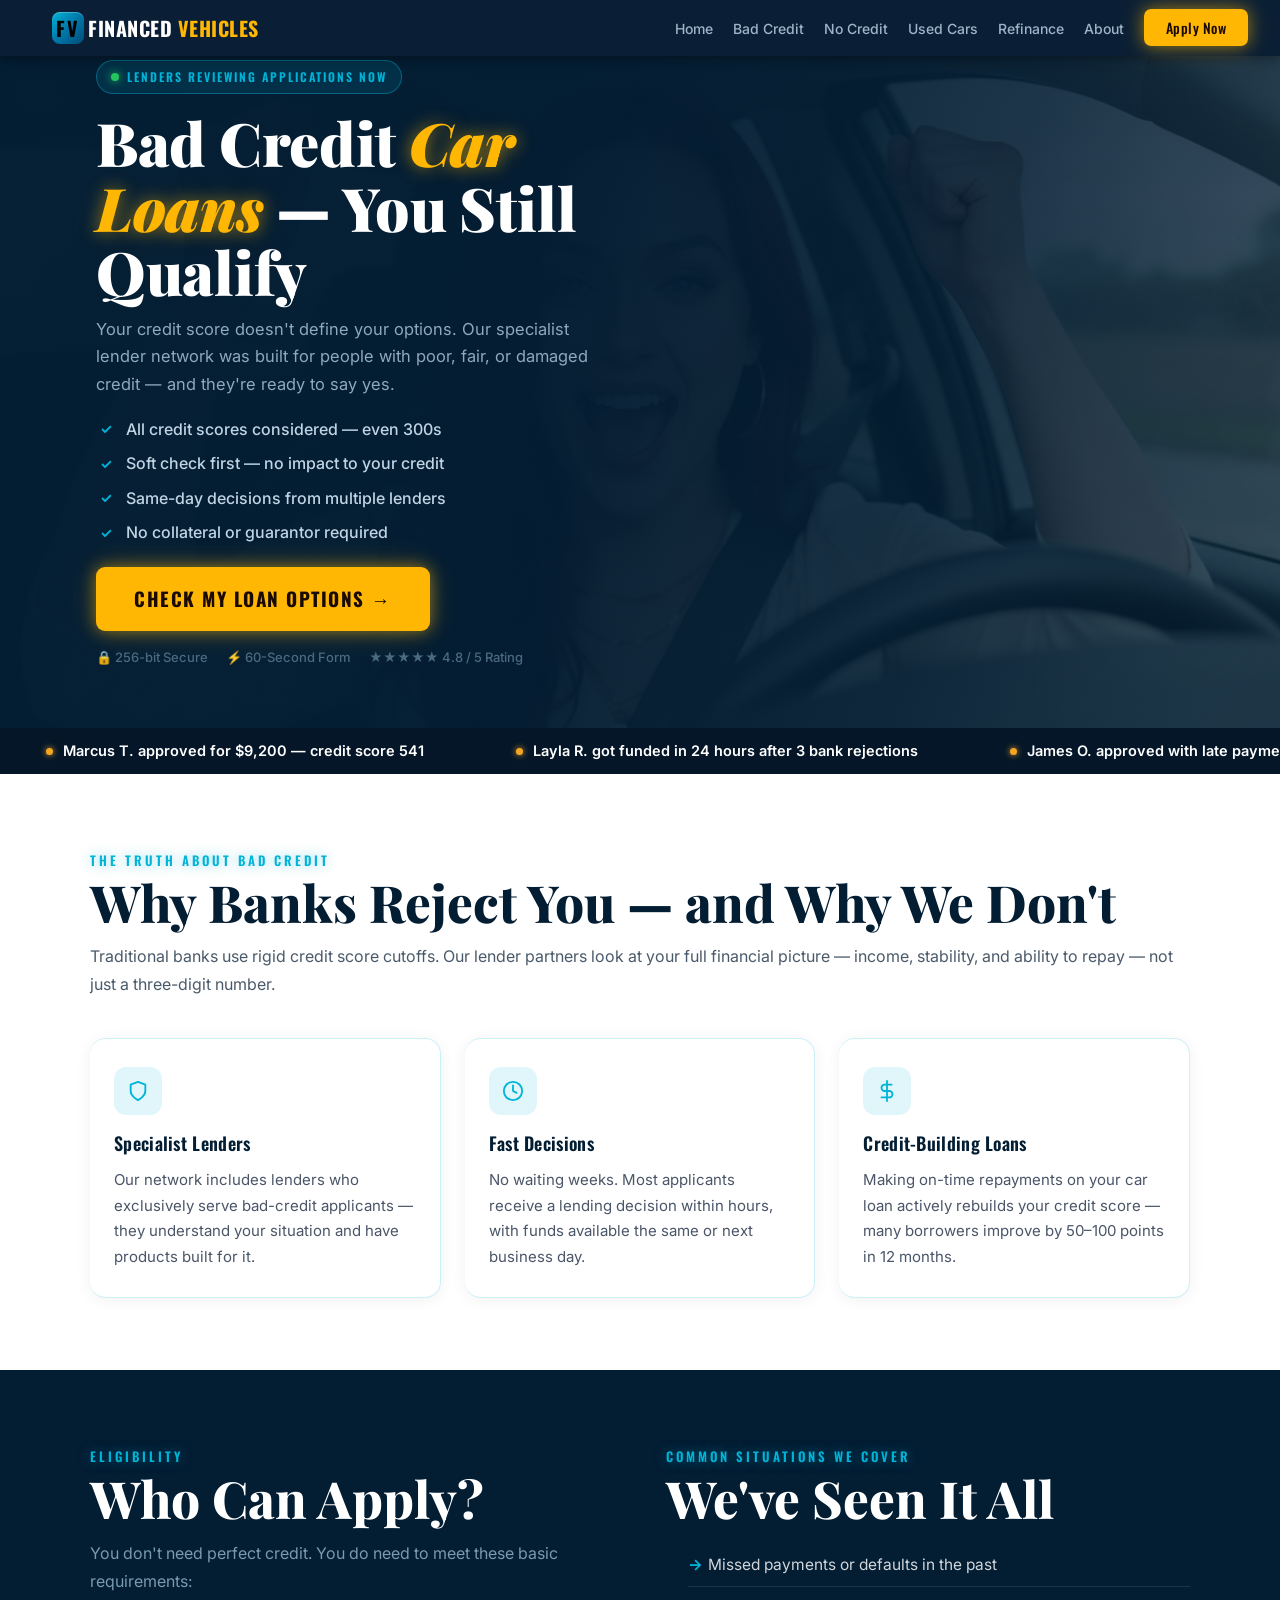
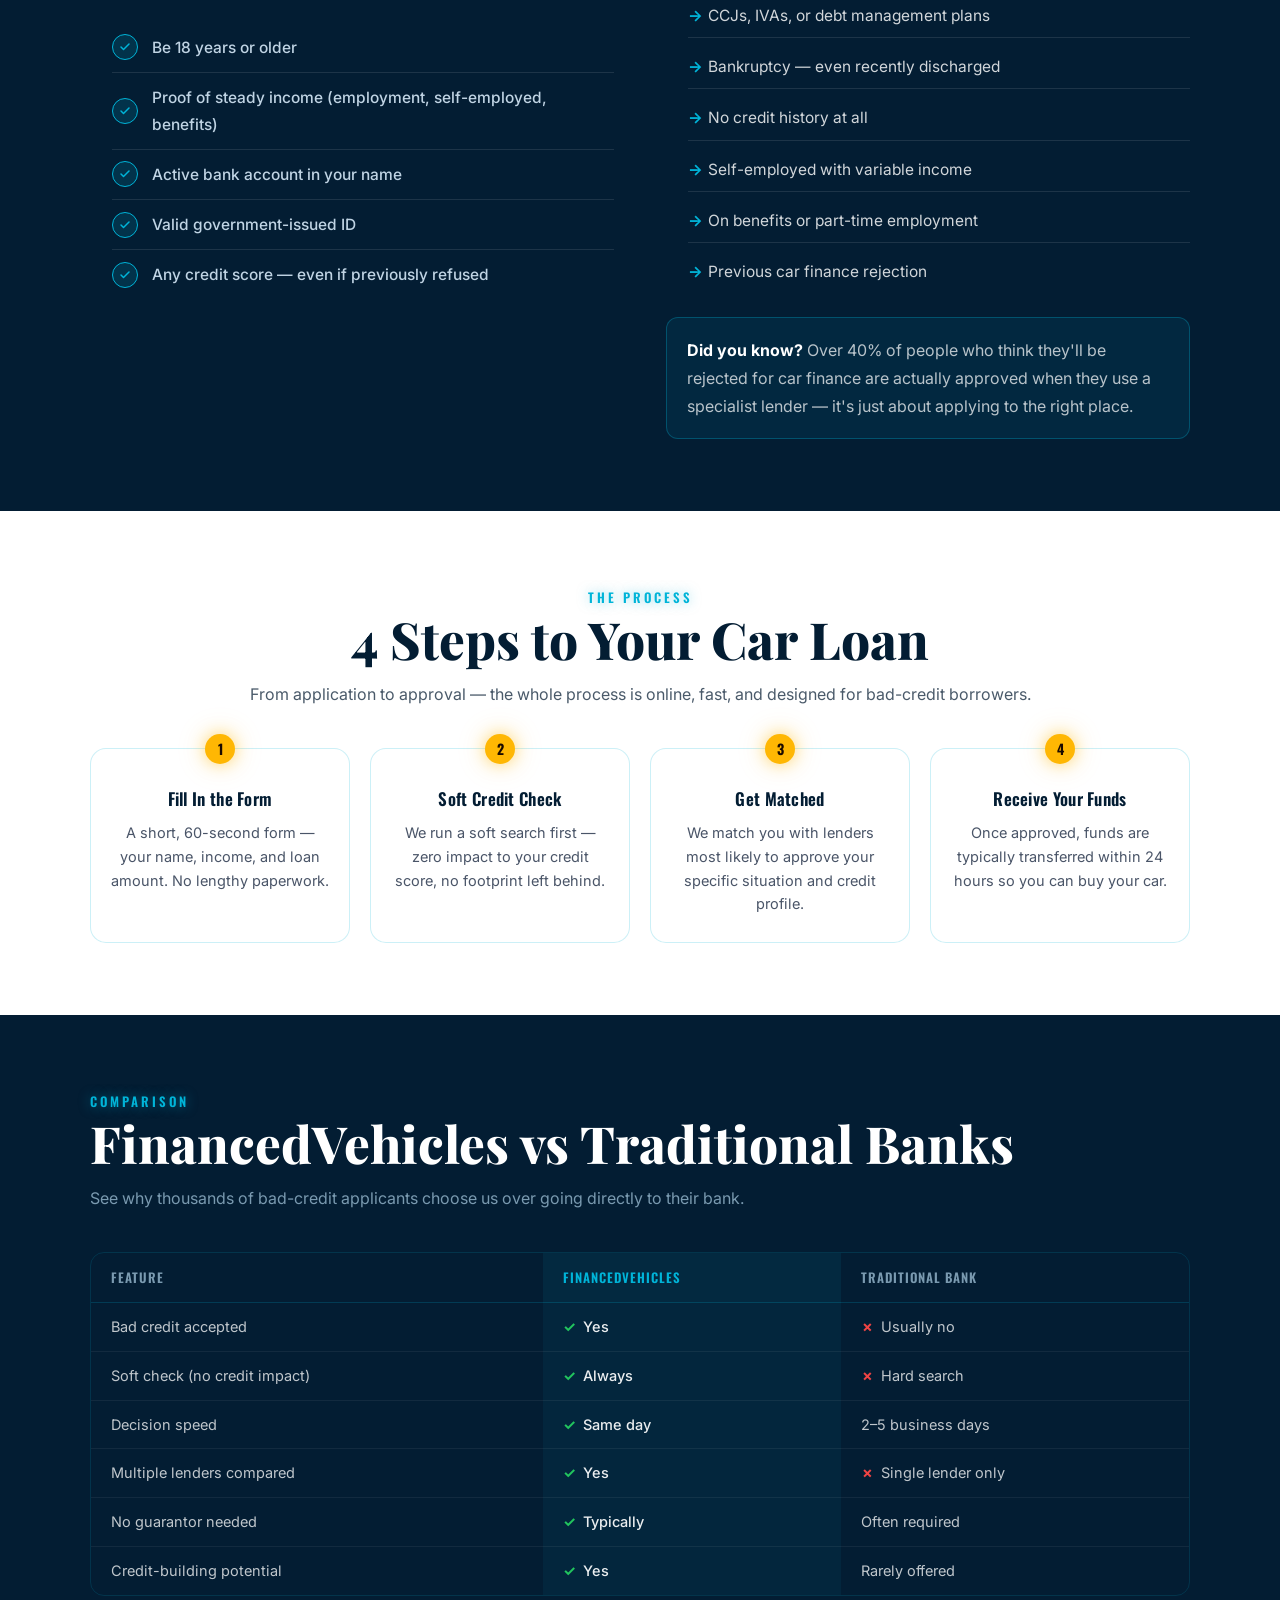
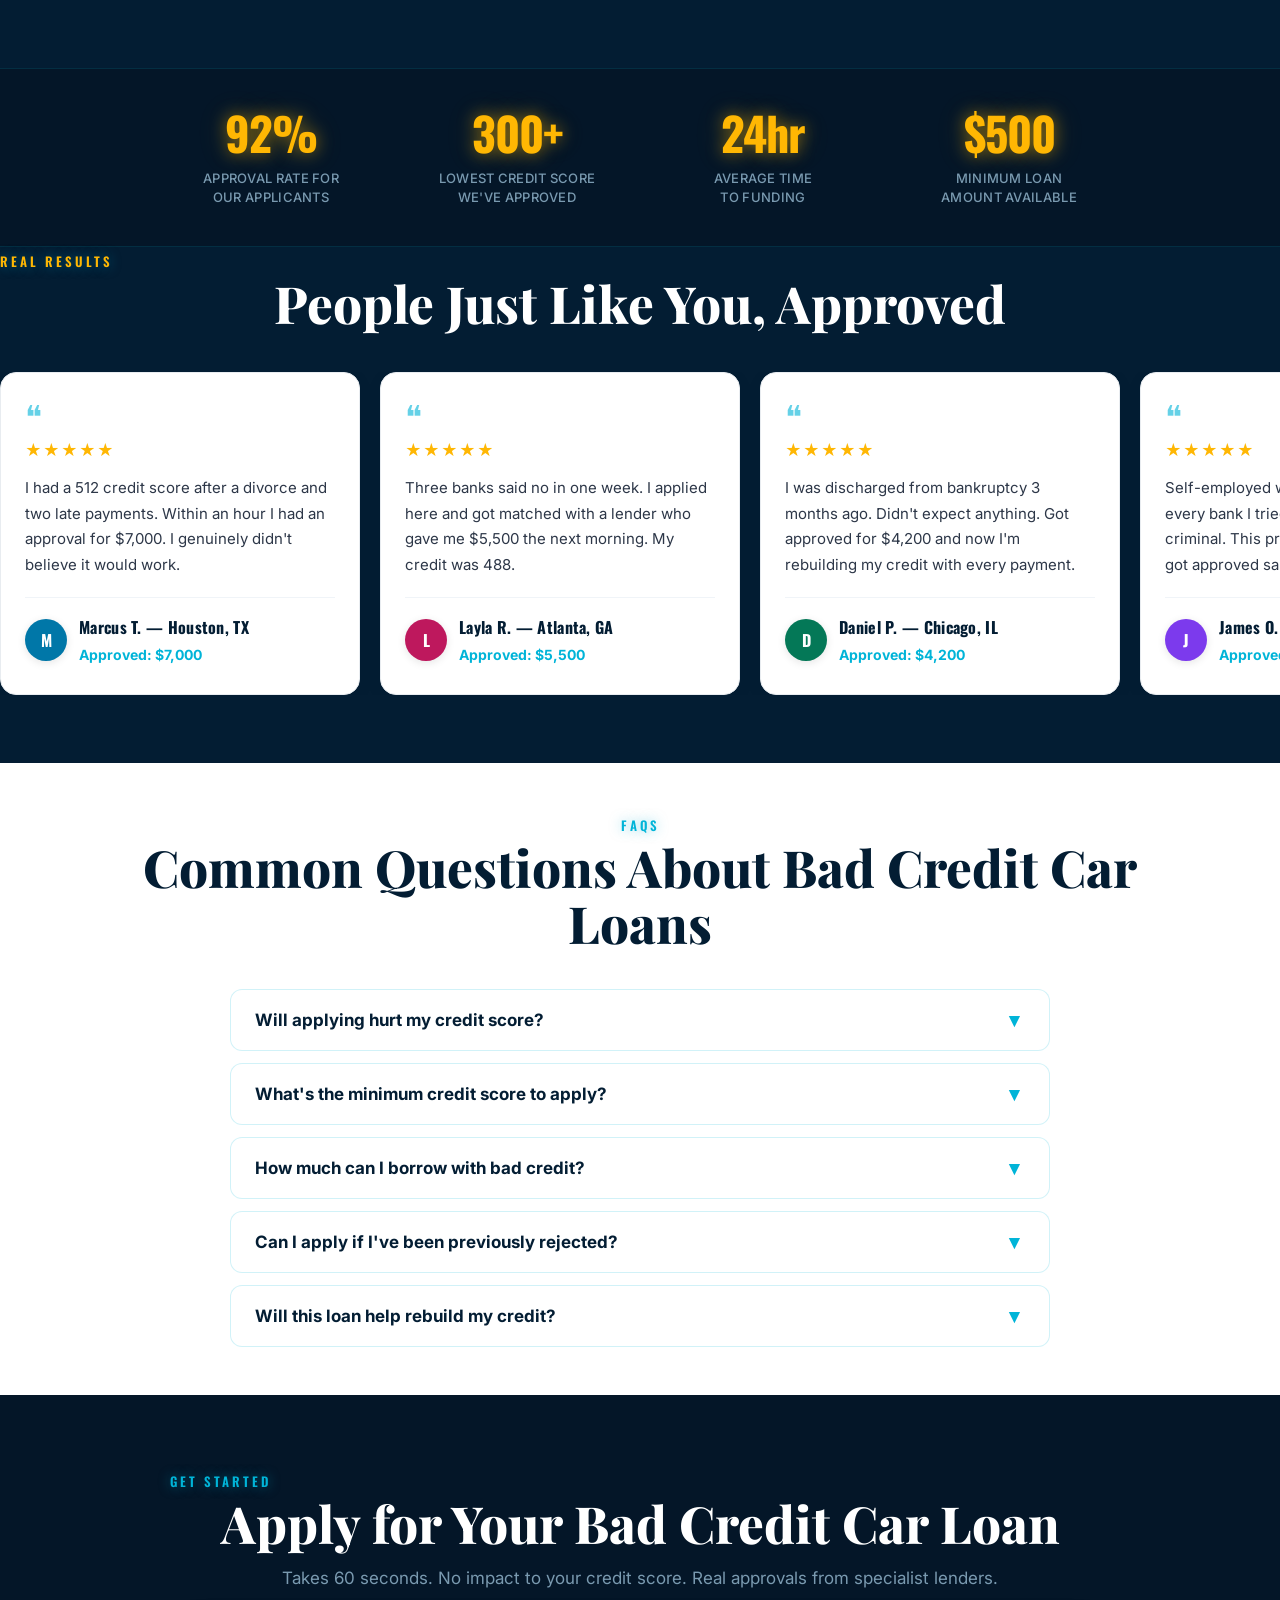
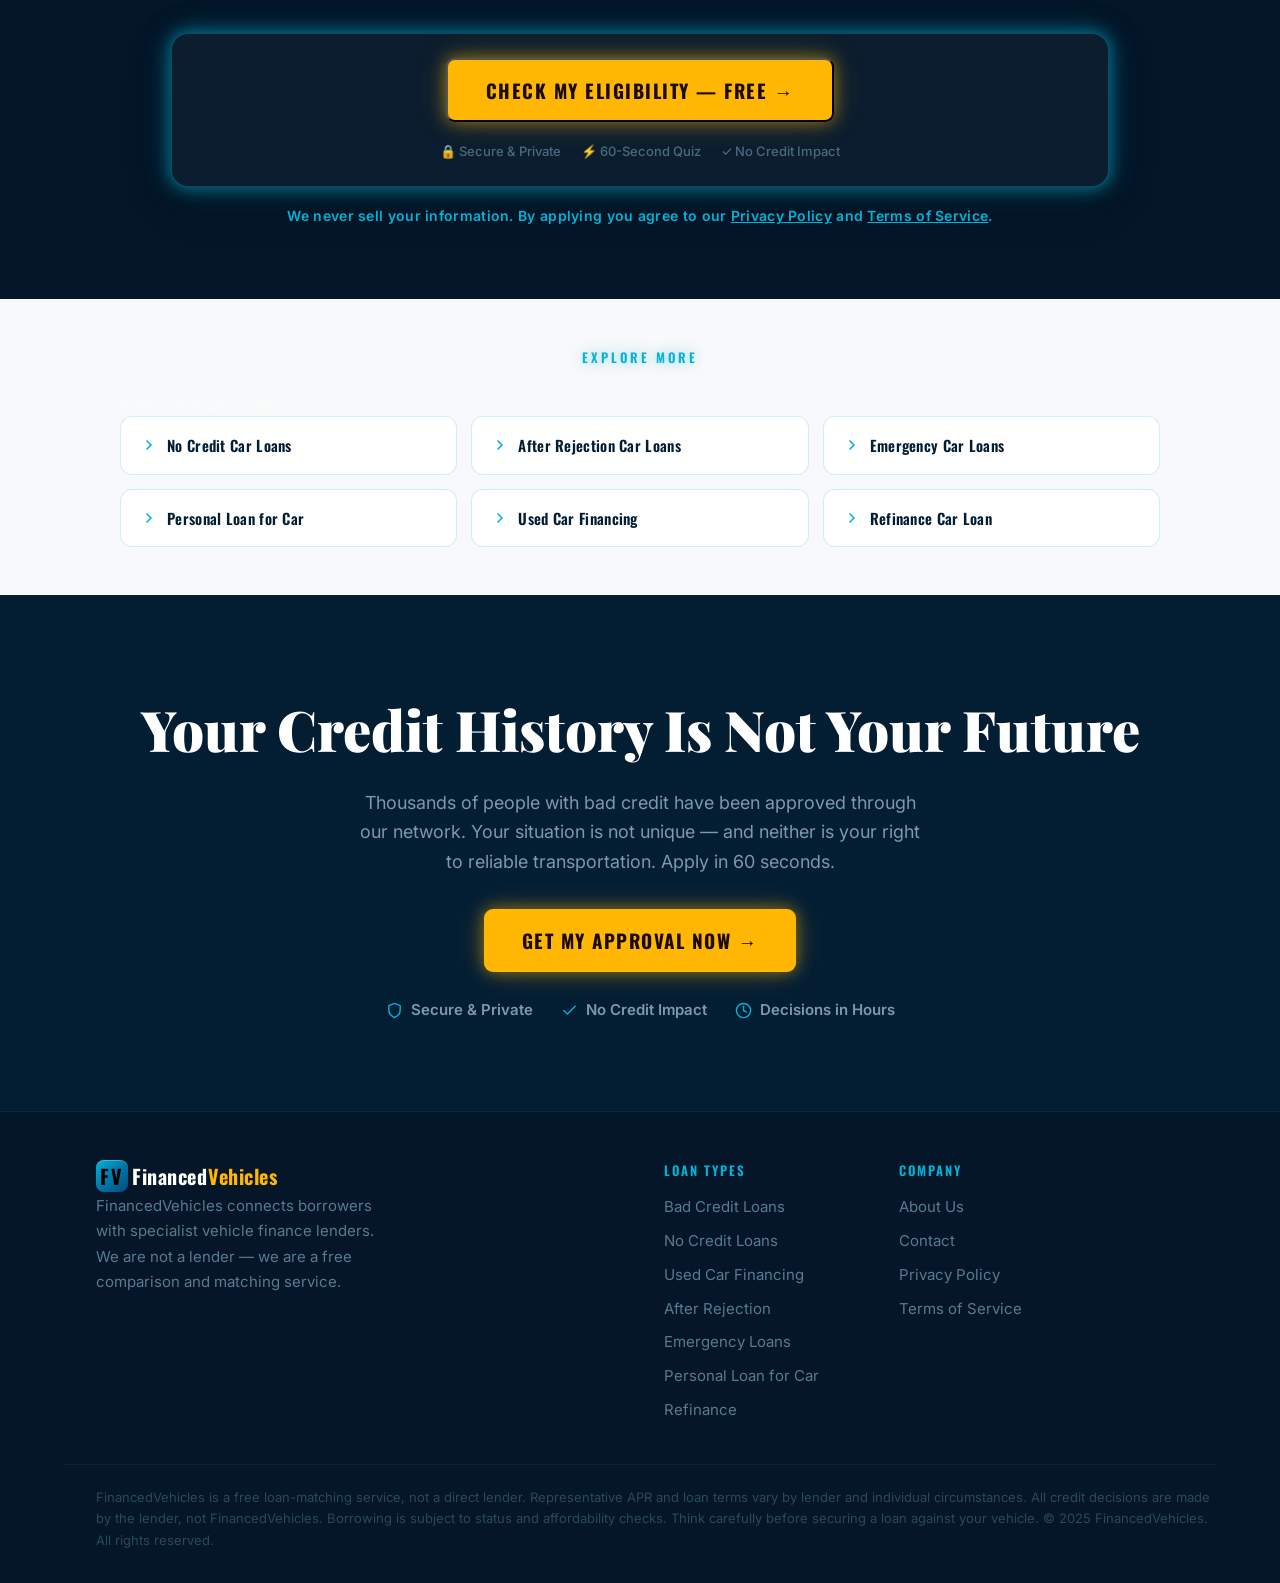
<file: bad-credit-car-loans/index.html>
<!DOCTYPE html>
<html lang="en">
<head>
  <meta charset="UTF-8"/>
  <meta name="viewport" content="width=device-width, initial-scale=1.0"/>
  <title>Bad Credit Car Loans — Get Approved Today | FinancedVehicles</title>
  <meta name="description" content="Bad credit doesn't mean no car. Our lender network approves applicants with poor credit scores — fast decisions, no collateral, competitive rates. Apply in minutes."/>
  <link rel="canonical" href="https://financedvehicles.com/bad-credit-car-loans/"/>
  <meta property="og:title" content="Bad Credit Car Loans — Get Approved Today | FinancedVehicles"/>
  <meta property="og:description" content="Bad credit doesn't mean no car. Our lender network approves applicants with poor credit scores — fast decisions, no collateral, competitive rates."/>
  <meta property="og:url" content="https://financedvehicles.com/bad-credit-car-loans/"/>
  <meta property="og:type" content="website"/>
  <meta name="twitter:card" content="summary_large_image"/>
  <meta name="twitter:title" content="Bad Credit Car Loans | FinancedVehicles"/>
  <meta name="twitter:description" content="Get approved for a car loan even with bad credit. Fast decisions from our specialist lender network."/>
  <link rel="icon" href="/favicon.ico" type="image/x-icon"/>
  <!-- Google tag (gtag.js) -->
  <script async src="https://www.googletagmanager.com/gtag/js?id=G-Z3EX6JJ46B"></script>
  <script>window.dataLayer=window.dataLayer||[];function gtag(){dataLayer.push(arguments)}gtag('js',new Date());gtag('config','G-Z3EX6JJ46B');</script>
  <!-- Fonts -->
  <link rel="preconnect" href="https://fonts.googleapis.com"/>
  <link rel="preconnect" href="https://fonts.gstatic.com" crossorigin/>
  <link href="https://fonts.googleapis.com/css2?family=Playfair+Display:ital,wght@0,700;0,800;0,900;1,700;1,800&family=Inter:wght@400;500;600;700&family=Oswald:wght@500;600;700&family=Barlow+Condensed:wght@600;700;800&display=swap" rel="stylesheet"/>
  <link rel="stylesheet" href="../styles.css"/>
</head>
<body>

<!-- NAV -->
<nav id="mainNav">
  <a class="nav-logo" href="../">
    <div class="nav-logo-box">FV</div>
    <span class="nav-logo-text">FINANCED <span class="logo-vehicles">VEHICLES</span></span>
  </a>
  <ul class="nav-links">
    <li><a href="../">Home</a></li>
    <li><a href="../bad-credit-car-loans/" aria-current="page">Bad Credit</a></li>
    <li><a href="../no-credit-car-loans/">No Credit</a></li>
    <li><a href="../used-car-financing/">Used Cars</a></li>
    <li><a href="../refinance-car-loan/">Refinance</a></li>
    <li><a href="../about/">About</a></li>
    <li><a class="nav-cta" href="#apply">Apply Now</a></li>
  </ul>
  <button class="hamburger" onclick="toggleMenu()"><span></span><span></span><span></span></button>
</nav>
<div class="mobile-menu" id="mobileMenu">
  <a href="../">Home</a>
  <a href="../bad-credit-car-loans/">Bad Credit Loans</a>
  <a href="../no-credit-car-loans/">No Credit Loans</a>
  <a href="../used-car-financing/">Used Car Financing</a>
  <a href="../after-rejection-car-loans/">After Rejection</a>
  <a href="../emergency-car-loans/">Emergency Loans</a>
  <a href="../personal-loan-for-car/">Personal Loan for Car</a>
  <a href="../refinance-car-loan/">Refinance</a>
  <a href="../about/">About</a>
  <a class="nav-cta" href="#apply">Apply Now</a>
</div>

<!-- HERO -->
<section class="page-hero" aria-label="Page hero">
  <div class="page-hero-bg">
    <img src="../assets/images/body/woman-happy-car-loan-approved.jpg" alt="Woman approved for bad credit car loan" loading="eager" fetchpriority="high"/>
  </div>
  <div class="page-hero-content">
    <div class="page-hero-label">
      <span class="live-dot"></span> LENDERS REVIEWING APPLICATIONS NOW
    </div>
    <h1>Bad Credit <span class="accent">Car Loans</span> — You Still Qualify</h1>
    <p class="page-hero-sub">Your credit score doesn't define your options. Our specialist lender network was built for people with poor, fair, or damaged credit — and they're ready to say yes.</p>
    <ul class="hero-bullets">
      <li><span class="bi">✓</span> All credit scores considered — even 300s</li>
      <li><span class="bi">✓</span> Soft check first — no impact to your credit</li>
      <li><span class="bi">✓</span> Same-day decisions from multiple lenders</li>
      <li><span class="bi">✓</span> No collateral or guarantor required</li>
    </ul>
    <a class="btn-quiz-trigger" href="#apply" data-open-quiz>Check My Loan Options →</a>
    <div class="hero-trust">
      <span class="trust-item">🔒 256-bit Secure</span>
      <span class="trust-item">⚡ 60-Second Form</span>
      <span class="trust-item">★★★★★ 4.8 / 5 Rating</span>
    </div>
  </div>
</section>

<!-- TICKER -->
<div class="ticker-wrap" aria-hidden="true">
  <div class="ticker">
    <div class="ticker-item"><span class="dot"></span> Marcus T. approved for $9,200 — credit score 541</div>
    <div class="ticker-item"><span class="dot"></span> Layla R. got funded in 24 hours after 3 bank rejections</div>
    <div class="ticker-item"><span class="dot"></span> James O. approved with late payments on record</div>
    <div class="ticker-item"><span class="dot"></span> Sofia M. — $6,500 approved, no guarantor needed</div>
    <div class="ticker-item"><span class="dot"></span> Daniel P. approved 2 months after bankruptcy discharge</div>
    <div class="ticker-item"><span class="dot"></span> Priya S. — score 498, approved within the hour</div>
    <div class="ticker-item"><span class="dot"></span> Marcus T. approved for $9,200 — credit score 541</div>
    <div class="ticker-item"><span class="dot"></span> Layla R. got funded in 24 hours after 3 bank rejections</div>
    <div class="ticker-item"><span class="dot"></span> James O. approved with late payments on record</div>
    <div class="ticker-item"><span class="dot"></span> Sofia M. — $6,500 approved, no guarantor needed</div>
    <div class="ticker-item"><span class="dot"></span> Daniel P. approved 2 months after bankruptcy discharge</div>
    <div class="ticker-item"><span class="dot"></span> Priya S. — score 498, approved within the hour</div>
  </div>
</div>

<!-- WHY BAD CREDIT ISN'T A DEALBREAKER -->
<section class="content-section">
  <div class="content-inner">
    <span class="section-label">THE TRUTH ABOUT BAD CREDIT</span>
    <h2 class="section-title">Why Banks Reject You — and Why We Don't</h2>
    <p class="section-sub">Traditional banks use rigid credit score cutoffs. Our lender partners look at your full financial picture — income, stability, and ability to repay — not just a three-digit number.</p>
    <div class="cards-grid cards-grid-3">
      <div class="info-card">
        <div class="card-icon">
          <svg width="22" height="22" viewBox="0 0 24 24" fill="none" stroke="#00b4d8" stroke-width="2" stroke-linecap="round" stroke-linejoin="round"><path d="M12 22s8-4 8-10V5l-8-3-8 3v7c0 6 8 10 8 10z"/></svg>
        </div>
        <h3>Specialist Lenders</h3>
        <p>Our network includes lenders who exclusively serve bad-credit applicants — they understand your situation and have products built for it.</p>
      </div>
      <div class="info-card">
        <div class="card-icon">
          <svg width="22" height="22" viewBox="0 0 24 24" fill="none" stroke="#00b4d8" stroke-width="2" stroke-linecap="round" stroke-linejoin="round"><circle cx="12" cy="12" r="10"/><polyline points="12 6 12 12 16 14"/></svg>
        </div>
        <h3>Fast Decisions</h3>
        <p>No waiting weeks. Most applicants receive a lending decision within hours, with funds available the same or next business day.</p>
      </div>
      <div class="info-card">
        <div class="card-icon">
          <svg width="22" height="22" viewBox="0 0 24 24" fill="none" stroke="#00b4d8" stroke-width="2" stroke-linecap="round" stroke-linejoin="round"><line x1="12" y1="1" x2="12" y2="23"/><path d="M17 5H9.5a3.5 3.5 0 0 0 0 7h5a3.5 3.5 0 0 1 0 7H6"/></svg>
        </div>
        <h3>Credit-Building Loans</h3>
        <p>Making on-time repayments on your car loan actively rebuilds your credit score — many borrowers improve by 50–100 points in 12 months.</p>
      </div>
    </div>
  </div>
</section>

<!-- WHO QUALIFIES -->
<section class="content-section bg-alt">
  <div class="content-inner">
    <div class="two-col-grid">
      <div>
        <span class="section-label">ELIGIBILITY</span>
        <h2 class="section-title">Who Can Apply?</h2>
        <p class="section-sub" style="margin-bottom:28px">You don't need perfect credit. You do need to meet these basic requirements:</p>
        <ul class="elig-list">
          <li>
            <span class="elig-icon"><svg viewBox="0 0 24 24"><polyline points="20 6 9 17 4 12"/></svg></span>
            Be 18 years or older
          </li>
          <li>
            <span class="elig-icon"><svg viewBox="0 0 24 24"><polyline points="20 6 9 17 4 12"/></svg></span>
            Proof of steady income (employment, self-employed, benefits)
          </li>
          <li>
            <span class="elig-icon"><svg viewBox="0 0 24 24"><polyline points="20 6 9 17 4 12"/></svg></span>
            Active bank account in your name
          </li>
          <li>
            <span class="elig-icon"><svg viewBox="0 0 24 24"><polyline points="20 6 9 17 4 12"/></svg></span>
            Valid government-issued ID
          </li>
          <li>
            <span class="elig-icon"><svg viewBox="0 0 24 24"><polyline points="20 6 9 17 4 12"/></svg></span>
            Any credit score — even if previously refused
          </li>
        </ul>
      </div>
      <div>
        <span class="section-label">COMMON SITUATIONS WE COVER</span>
        <h2 class="section-title">We've Seen It All</h2>
        <ul class="solution-list" style="margin-top:16px">
          <li>Missed payments or defaults in the past</li>
          <li>CCJs, IVAs, or debt management plans</li>
          <li>Bankruptcy — even recently discharged</li>
          <li>No credit history at all</li>
          <li>Self-employed with variable income</li>
          <li>On benefits or part-time employment</li>
          <li>Previous car finance rejection</li>
        </ul>
        <div class="highlight-box" style="margin-top:24px">
          <p><strong>Did you know?</strong> Over 40% of people who think they'll be rejected for car finance are actually approved when they use a specialist lender — it's just about applying to the right place.</p>
        </div>
      </div>
    </div>
  </div>
</section>

<!-- HOW IT WORKS -->
<section class="content-section">
  <div class="content-inner text-center">
    <span class="section-label">THE PROCESS</span>
    <h2 class="section-title">4 Steps to Your Car Loan</h2>
    <p class="section-sub">From application to approval — the whole process is online, fast, and designed for bad-credit borrowers.</p>
    <div class="steps-grid">
      <div class="step-item">
        <h3>Fill In the Form</h3>
        <p>A short, 60-second form — your name, income, and loan amount. No lengthy paperwork.</p>
      </div>
      <div class="step-item">
        <h3>Soft Credit Check</h3>
        <p>We run a soft search first — zero impact to your credit score, no footprint left behind.</p>
      </div>
      <div class="step-item">
        <h3>Get Matched</h3>
        <p>We match you with lenders most likely to approve your specific situation and credit profile.</p>
      </div>
      <div class="step-item">
        <h3>Receive Your Funds</h3>
        <p>Once approved, funds are typically transferred within 24 hours so you can buy your car.</p>
      </div>
    </div>
  </div>
</section>

<!-- COMPARE TABLE -->
<section class="content-section bg-alt">
  <div class="content-inner">
    <span class="section-label">COMPARISON</span>
    <h2 class="section-title">FinancedVehicles vs Traditional Banks</h2>
    <p class="section-sub">See why thousands of bad-credit applicants choose us over going directly to their bank.</p>
    <div style="overflow-x:auto;border-radius:14px;border:1px solid rgba(0,180,216,.15)">
      <table class="compare-table">
        <thead>
          <tr>
            <th>Feature</th>
            <th class="hl">FinancedVehicles</th>
            <th>Traditional Bank</th>
          </tr>
        </thead>
        <tbody>
          <tr><td>Bad credit accepted</td><td class="hl"><span class="check">✓</span> Yes</td><td><span class="cross">✗</span> Usually no</td></tr>
          <tr><td>Soft check (no credit impact)</td><td class="hl"><span class="check">✓</span> Always</td><td><span class="cross">✗</span> Hard search</td></tr>
          <tr><td>Decision speed</td><td class="hl"><span class="check">✓</span> Same day</td><td>2–5 business days</td></tr>
          <tr><td>Multiple lenders compared</td><td class="hl"><span class="check">✓</span> Yes</td><td><span class="cross">✗</span> Single lender only</td></tr>
          <tr><td>No guarantor needed</td><td class="hl"><span class="check">✓</span> Typically</td><td>Often required</td></tr>
          <tr><td>Credit-building potential</td><td class="hl"><span class="check">✓</span> Yes</td><td>Rarely offered</td></tr>
        </tbody>
      </table>
    </div>
  </div>
</section>

<!-- STAT STRIP -->
<div class="stat-strip">
  <div class="stat-strip-inner">
    <div class="stat-item"><div class="stat-num">92%</div><div class="stat-label">Approval rate for<br>our applicants</div></div>
    <div class="stat-item"><div class="stat-num">300+</div><div class="stat-label">Lowest credit score<br>we've approved</div></div>
    <div class="stat-item"><div class="stat-num">24hr</div><div class="stat-label">Average time<br>to funding</div></div>
    <div class="stat-item"><div class="stat-num">$500</div><div class="stat-label">Minimum loan<br>amount available</div></div>
  </div>
</div>

<!-- TESTIMONIALS -->
<section class="testimonials-section" aria-label="Customer testimonials">
  <span class="section-label">REAL RESULTS</span>
  <h2 class="section-title">People Just Like You, Approved</h2>
  <!-- Row 1 -->
  <div class="testimonials-row">
    <div class="testimonials-track row1">
      <div class="t-card"><div class="t-quote">❝</div><div class="t-stars">★★★★★</div><p class="t-text">I had a 512 credit score after a divorce and two late payments. Within an hour I had an approval for $7,000. I genuinely didn't believe it would work.</p><div class="t-author-row"><div class="t-avatar" style="background:#0077a8;color:#fff">M</div><div><div class="t-author-name">Marcus T. — Houston, TX</div><div class="t-approved">Approved: $7,000</div></div></div></div>
      <div class="t-card"><div class="t-quote">❝</div><div class="t-stars">★★★★★</div><p class="t-text">Three banks said no in one week. I applied here and got matched with a lender who gave me $5,500 the next morning. My credit was 488.</p><div class="t-author-row"><div class="t-avatar" style="background:#be185d;color:#fff">L</div><div><div class="t-author-name">Layla R. — Atlanta, GA</div><div class="t-approved">Approved: $5,500</div></div></div></div>
      <div class="t-card"><div class="t-quote">❝</div><div class="t-stars">★★★★★</div><p class="t-text">I was discharged from bankruptcy 3 months ago. Didn't expect anything. Got approved for $4,200 and now I'm rebuilding my credit with every payment.</p><div class="t-author-row"><div class="t-avatar" style="background:#047857;color:#fff">D</div><div><div class="t-author-name">Daniel P. — Chicago, IL</div><div class="t-approved">Approved: $4,200</div></div></div></div>
      <div class="t-card"><div class="t-quote">❝</div><div class="t-stars">★★★★★</div><p class="t-text">Self-employed with irregular income — every bank I tried made me feel like a criminal. This process was respectful and I got approved same day.</p><div class="t-author-row"><div class="t-avatar" style="background:#7c3aed;color:#fff">J</div><div><div class="t-author-name">James O. — Phoenix, AZ</div><div class="t-approved">Approved: $6,800</div></div></div></div>
      <div class="t-card"><div class="t-quote">❝</div><div class="t-stars">★★★★★</div><p class="t-text">As a single mum my credit took a hit I couldn't recover from easily. The process here was private, fast, and I got exactly what I needed for a reliable car.</p><div class="t-author-row"><div class="t-avatar" style="background:#b45309;color:#fff">S</div><div><div class="t-author-name">Sofia M. — Miami, FL</div><div class="t-approved">Approved: $6,500</div></div></div></div>
      <!-- duplicate for infinite scroll -->
      <div class="t-card"><div class="t-quote">❝</div><div class="t-stars">★★★★★</div><p class="t-text">I had a 512 credit score after a divorce and two late payments. Within an hour I had an approval for $7,000. I genuinely didn't believe it would work.</p><div class="t-author-row"><div class="t-avatar" style="background:#0077a8;color:#fff">M</div><div><div class="t-author-name">Marcus T. — Houston, TX</div><div class="t-approved">Approved: $7,000</div></div></div></div>
      <div class="t-card"><div class="t-quote">❝</div><div class="t-stars">★★★★★</div><p class="t-text">Three banks said no in one week. I applied here and got matched with a lender who gave me $5,500 the next morning. My credit was 488.</p><div class="t-author-row"><div class="t-avatar" style="background:#be185d;color:#fff">L</div><div><div class="t-author-name">Layla R. — Atlanta, GA</div><div class="t-approved">Approved: $5,500</div></div></div></div>
      <div class="t-card"><div class="t-quote">❝</div><div class="t-stars">★★★★★</div><p class="t-text">I was discharged from bankruptcy 3 months ago. Didn't expect anything. Got approved for $4,200 and now I'm rebuilding my credit with every payment.</p><div class="t-author-row"><div class="t-avatar" style="background:#047857;color:#fff">D</div><div><div class="t-author-name">Daniel P. — Chicago, IL</div><div class="t-approved">Approved: $4,200</div></div></div></div>
    </div>
  </div>
</section>

<!-- FAQ -->
<section class="faq-section" aria-label="Frequently asked questions">
  <div class="content-inner text-center">
    <span class="section-label">FAQs</span>
    <h2 class="section-title">Common Questions About Bad Credit Car Loans</h2>
    <div class="faq-list" style="text-align:left">
      <div class="faq-item">
        <button class="faq-q" onclick="toggleFaq(this)">Will applying hurt my credit score? <span class="arrow">▾</span></button>
        <div class="faq-a">No. We start with a soft credit check that leaves no footprint on your credit file. A hard search only happens if you proceed with a specific lender's offer and give your consent.</div>
      </div>
      <div class="faq-item">
        <button class="faq-q" onclick="toggleFaq(this)">What's the minimum credit score to apply? <span class="arrow">▾</span></button>
        <div class="faq-a">There is no minimum. Our lender network includes options for scores in the 300s, applicants with CCJs, defaults, or recent bankruptcy. Your income and ability to repay matter more than the number.</div>
      </div>
      <div class="faq-item">
        <button class="faq-q" onclick="toggleFaq(this)">How much can I borrow with bad credit? <span class="arrow">▾</span></button>
        <div class="faq-a">Loan amounts typically range from $500 to $35,000 depending on your income and the lender's assessment. Bad credit applicants are often approved for $2,000–$10,000 on first applications.</div>
      </div>
      <div class="faq-item">
        <button class="faq-q" onclick="toggleFaq(this)">Can I apply if I've been previously rejected? <span class="arrow">▾</span></button>
        <div class="faq-a">Absolutely. Many of our approved borrowers were rejected by their bank or another lender first. Specialist lenders have different criteria and approval rates are significantly higher.</div>
      </div>
      <div class="faq-item">
        <button class="faq-q" onclick="toggleFaq(this)">Will this loan help rebuild my credit? <span class="arrow">▾</span></button>
        <div class="faq-a">Yes. Making on-time monthly repayments is reported to credit bureaus and actively improves your score. Most borrowers see meaningful improvement within 6–12 months.</div>
      </div>
    </div>
  </div>
</section>

<!-- APPLY SECTION -->
<section class="apply-section" id="apply" aria-label="Loan application">
  <div class="apply-inner">
    <span class="section-label">GET STARTED</span>
    <h2 class="section-title">Apply for Your Bad Credit Car Loan</h2>
    <p class="section-sub">Takes 60 seconds. No impact to your credit score. Real approvals from specialist lenders.</p>
    <div class="apply-box">
      <div style="text-align:center;padding:1.5rem 0">
        <button class="btn-quiz-trigger" data-open-quiz>Check My Eligibility — Free →</button>
        <div class="mac-trust" style="justify-content:center;margin-top:1.2rem">
          <span>🔒 Secure &amp; Private</span>
          <span>⚡ 60-Second Quiz</span>
          <span>✓ No Credit Impact</span>
        </div>
      </div>
    </div>
    <p class="no-sell">We never sell your information. By applying you agree to our <a href="../privacy-policy/" style="color:inherit">Privacy Policy</a> and <a href="../terms-of-service/" style="color:inherit">Terms of Service</a>.</p>
  </div>
</section>
<script>
window.quizConfig = {
  steps: [
    { question: 'What best describes your income?', options: ['Employed full-time', 'Self-employed / Freelance', 'Benefits or Pension', 'Other / Mixed income'] },
    { question: 'How would you describe your credit situation?', options: ['A few missed payments', 'Defaults or CCJs on my record', "I've been bankrupt before", 'Low score, no major issues'] },
    { question: 'When did your credit issues occur?', options: ['Within the last year', '1–3 years ago', 'More than 3 years ago', 'Not sure'] }
  ],
  tip: "The older your credit issues, the less weight lenders place on them. Even a recent default doesn't automatically disqualify you — specialist lenders look at your full picture, not just a number.",
  redirectUrl: 'https://superpersonalfinder.com/?aff143428'
};
</script>

<!-- INTERNAL LINKS -->
<section class="internal-links" aria-label="Related pages">
  <div class="il-inner">
    <span class="section-label">EXPLORE MORE</span>
    <p style="color:rgba(255,255,255,.55);font-size:14px;margin-top:8px">Related financing guides</p>
    <div class="il-grid">
      <a class="il-card" href="../no-credit-car-loans/"><svg viewBox="0 0 24 24"><polyline points="9 18 15 12 9 6"/></svg> No Credit Car Loans</a>
      <a class="il-card" href="../after-rejection-car-loans/"><svg viewBox="0 0 24 24"><polyline points="9 18 15 12 9 6"/></svg> After Rejection Car Loans</a>
      <a class="il-card" href="../emergency-car-loans/"><svg viewBox="0 0 24 24"><polyline points="9 18 15 12 9 6"/></svg> Emergency Car Loans</a>
      <a class="il-card" href="../personal-loan-for-car/"><svg viewBox="0 0 24 24"><polyline points="9 18 15 12 9 6"/></svg> Personal Loan for Car</a>
      <a class="il-card" href="../used-car-financing/"><svg viewBox="0 0 24 24"><polyline points="9 18 15 12 9 6"/></svg> Used Car Financing</a>
      <a class="il-card" href="../refinance-car-loan/"><svg viewBox="0 0 24 24"><polyline points="9 18 15 12 9 6"/></svg> Refinance Car Loan</a>
    </div>
  </div>
</section>

<!-- SOFT CLOSE -->
<section class="softclose-section">
  <div class="softclose-content">
    <h2>Your Credit History Is Not Your Future</h2>
    <p>Thousands of people with bad credit have been approved through our network. Your situation is not unique — and neither is your right to reliable transportation. Apply in 60 seconds.</p>
    <a class="btn-quiz-trigger" href="#apply" data-open-quiz>Get My Approval Now →</a>
    <div class="softclose-badges">
      <span class="softclose-badge"><svg viewBox="0 0 24 24"><path d="M12 22s8-4 8-10V5l-8-3-8 3v7c0 6 8 10 8 10z"/></svg> Secure &amp; Private</span>
      <span class="softclose-badge"><svg viewBox="0 0 24 24"><polyline points="20 6 9 17 4 12"/></svg> No Credit Impact</span>
      <span class="softclose-badge"><svg viewBox="0 0 24 24"><circle cx="12" cy="12" r="10"/><polyline points="12 6 12 12 16 14"/></svg> Decisions in Hours</span>
    </div>
  </div>
</section>

<!-- FOOTER -->
<footer>
  <div class="footer-inner">
    <div class="footer-brand">
      <a class="nav-logo" href="../">
        <div class="nav-logo-box">FV</div>
        <span class="nav-logo-text">Financed<span class="logo-vehicles">Vehicles</span></span>
      </a>
      <p>FinancedVehicles connects borrowers with specialist vehicle finance lenders. We are not a lender — we are a free comparison and matching service.</p>
    </div>
    <div class="footer-col">
      <h4>Loan Types</h4>
      <a href="../bad-credit-car-loans/">Bad Credit Loans</a>
      <a href="../no-credit-car-loans/">No Credit Loans</a>
      <a href="../used-car-financing/">Used Car Financing</a>
      <a href="../after-rejection-car-loans/">After Rejection</a>
      <a href="../emergency-car-loans/">Emergency Loans</a>
      <a href="../personal-loan-for-car/">Personal Loan for Car</a>
      <a href="../refinance-car-loan/">Refinance</a>
    </div>
    <div class="footer-col">
      <h4>Company</h4>
      <a href="../about/">About Us</a>
      <a href="../contact/">Contact</a>
      <a href="../privacy-policy/">Privacy Policy</a>
      <a href="../terms-of-service/">Terms of Service</a>
    </div>
  </div>
  <div class="footer-bottom">
    <p class="disc">FinancedVehicles is a free loan-matching service, not a direct lender. Representative APR and loan terms vary by lender and individual circumstances. All credit decisions are made by the lender, not FinancedVehicles. Borrowing is subject to status and affordability checks. Think carefully before securing a loan against your vehicle. &copy; 2025 FinancedVehicles. All rights reserved.</p>
  </div>
</footer>

<script src="../main.js" defer></script>
</body>
</html>
</file>
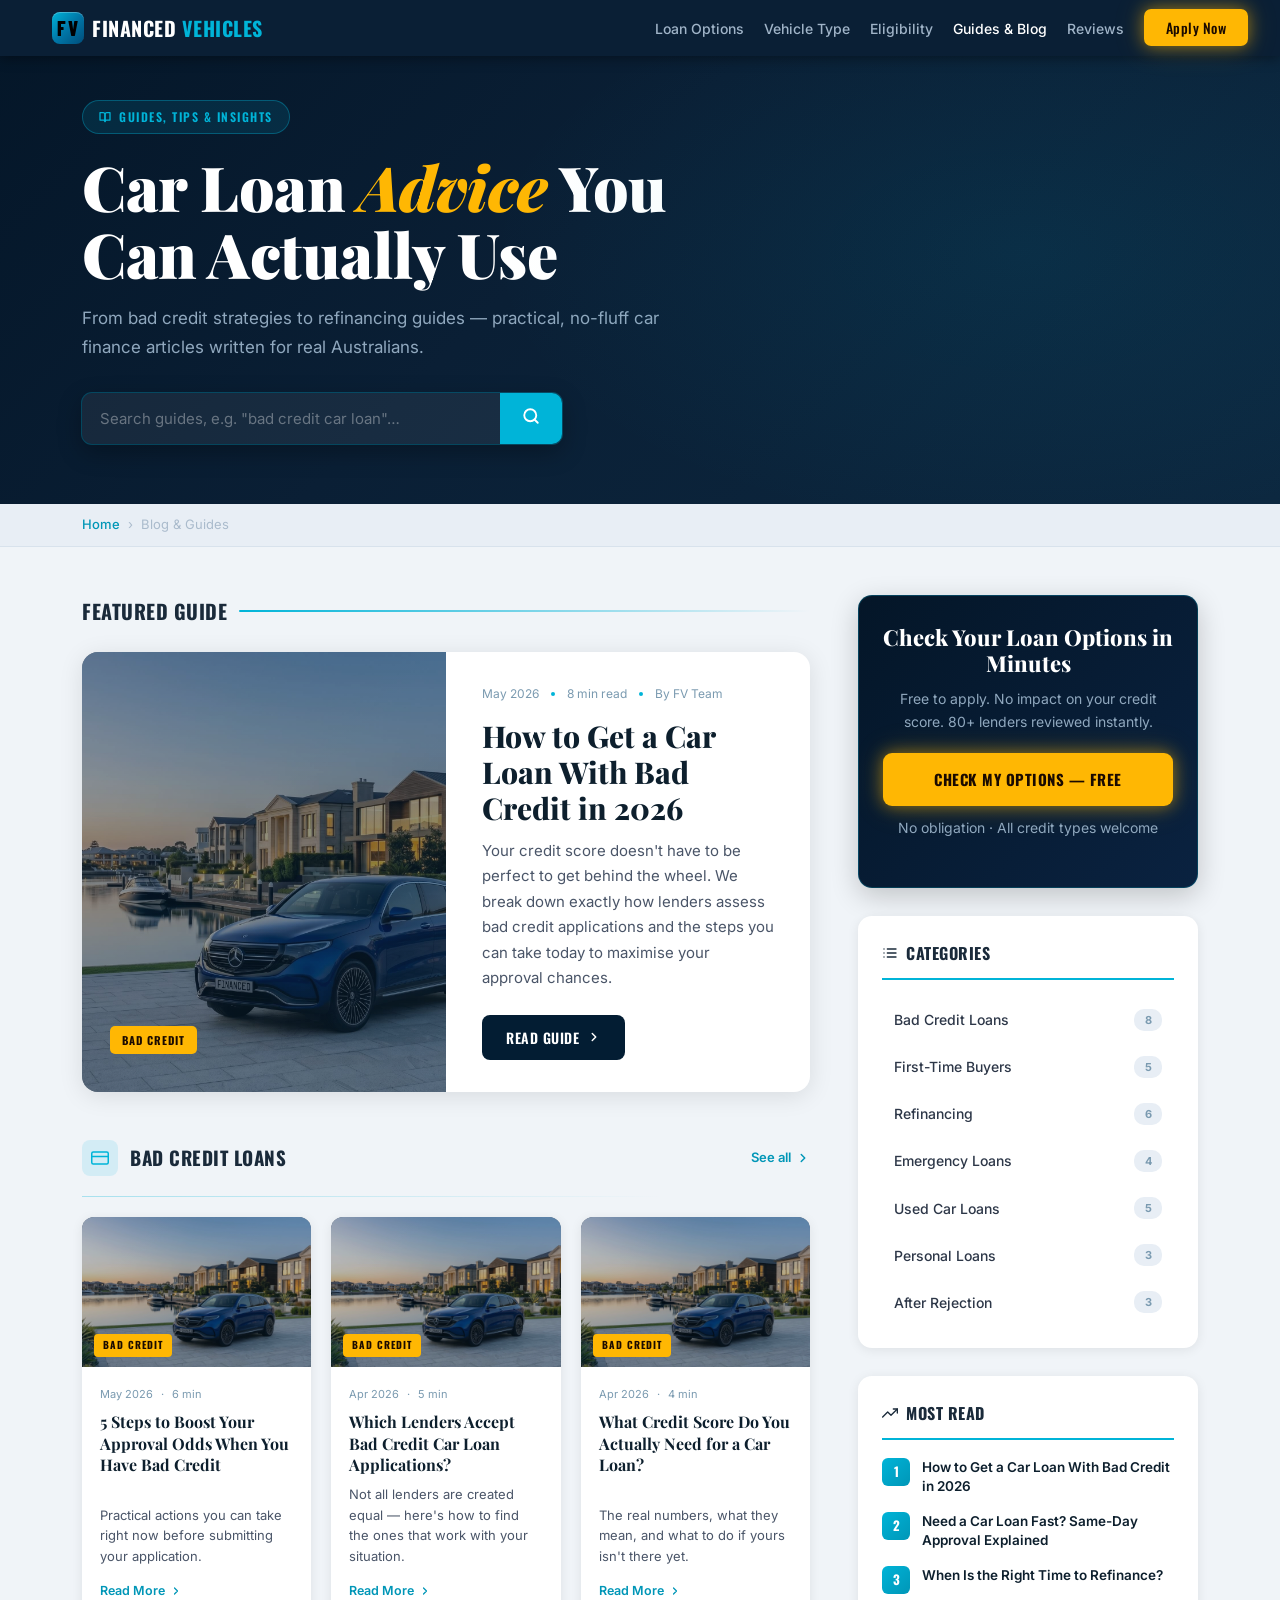
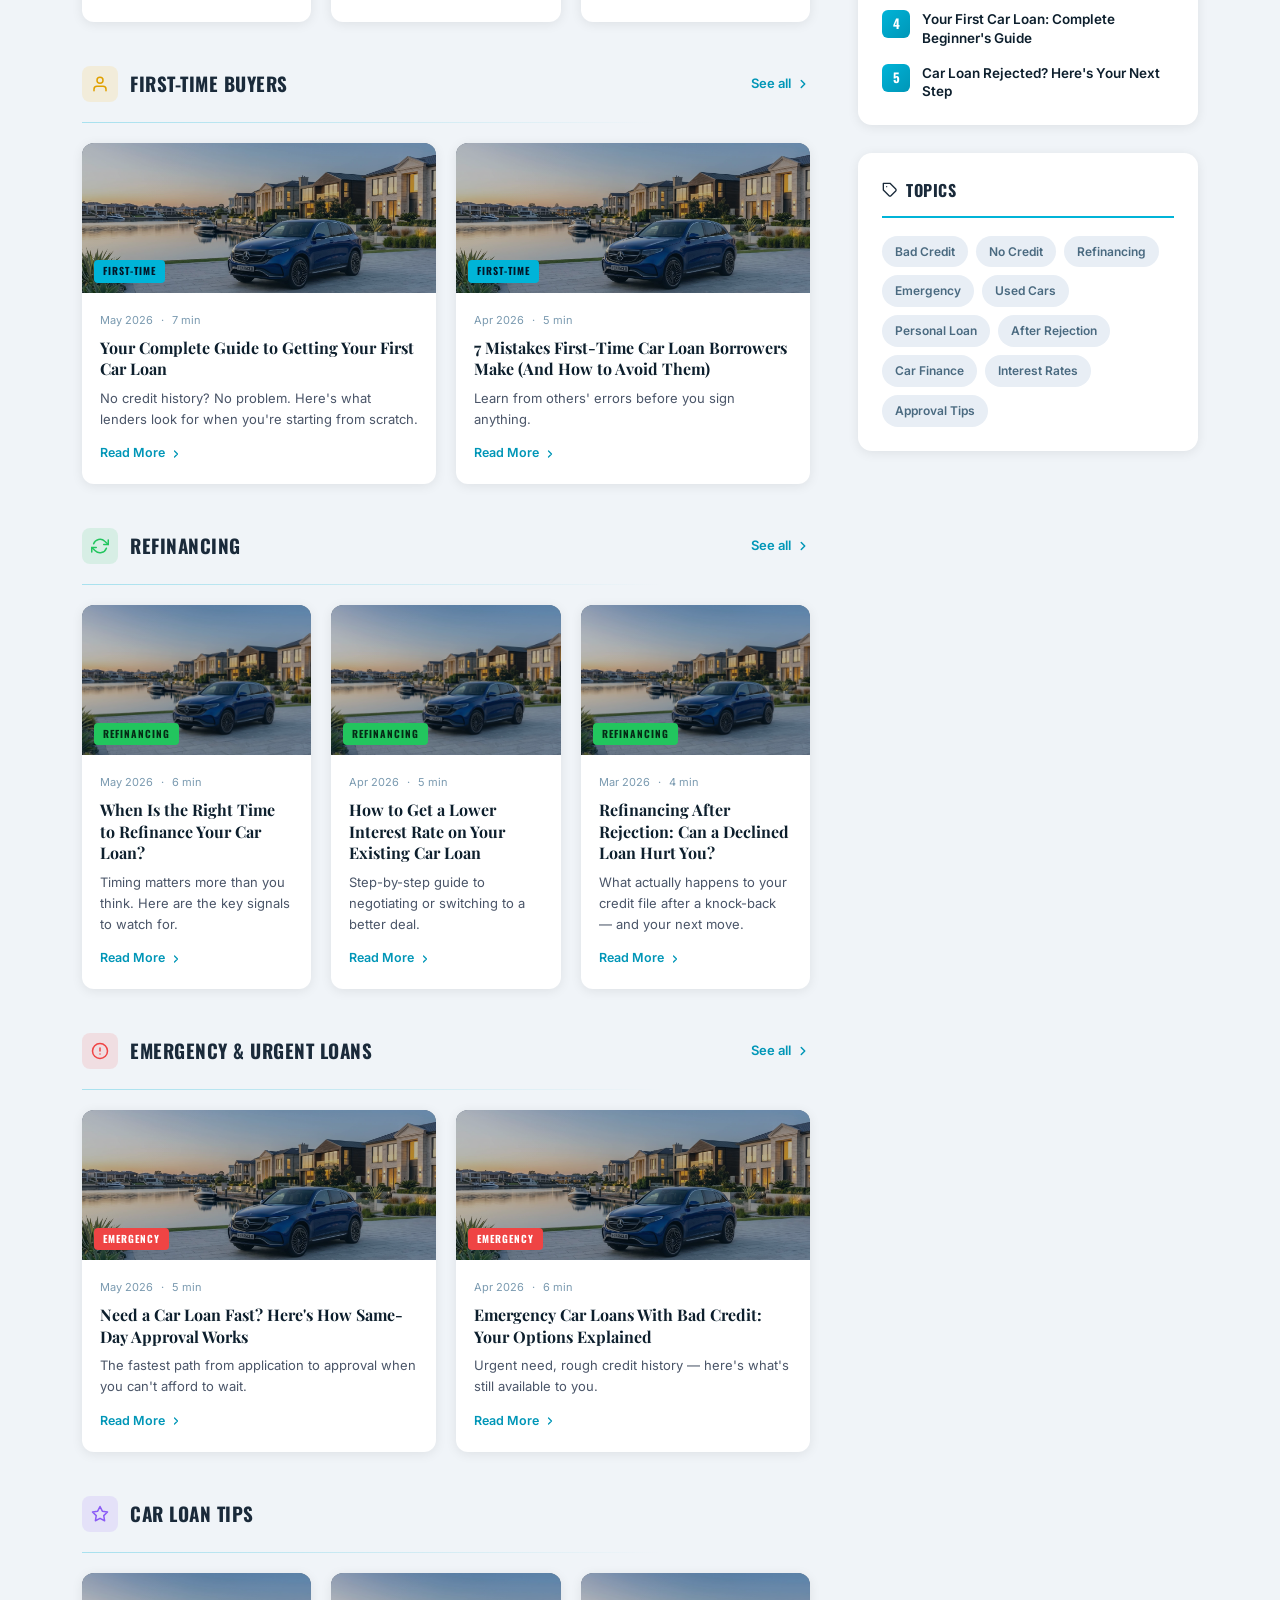
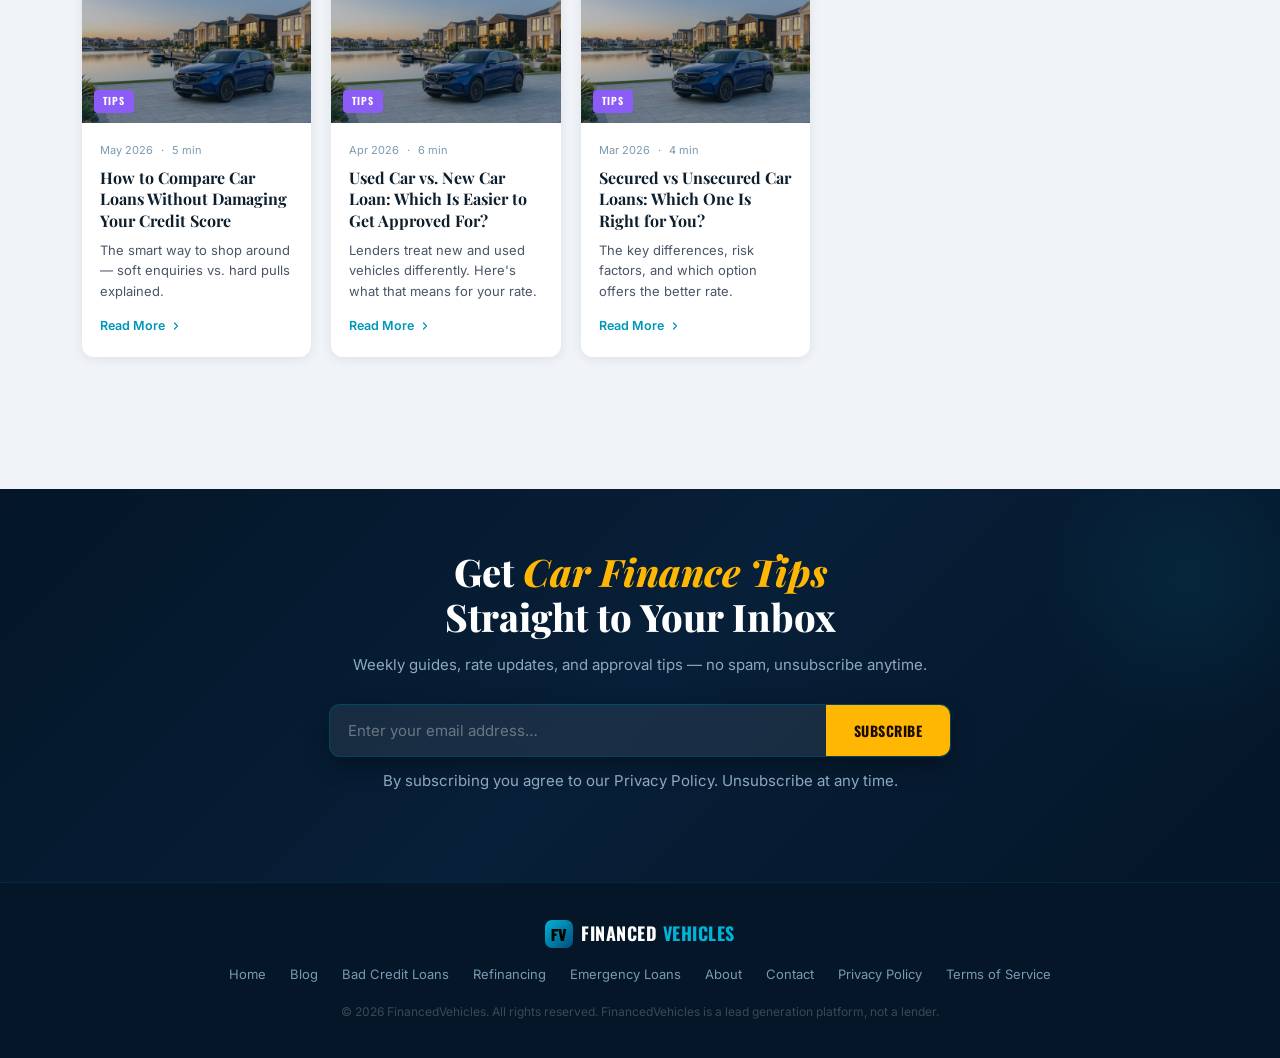
<file: blog/index.html>
<!DOCTYPE html>
<html lang="en">
<head>
<meta charset="UTF-8"/>
<meta name="viewport" content="width=device-width, initial-scale=1.0"/>
<title>Car Loan Blog &amp; Guides – FinancedVehicles</title>
<meta name="description" content="Expert guides, tips, and advice on car loans, bad credit financing, refinancing, and vehicle purchasing. All credit types covered."/>
<link rel="canonical" href="https://financedvehicles.com/blog/"/>
<link rel="preconnect" href="https://fonts.googleapis.com"/>
<link rel="preconnect" href="https://fonts.gstatic.com" crossorigin/>
<link href="https://fonts.googleapis.com/css2?family=Playfair+Display:ital,wght@0,700;0,800;0,900;1,700;1,800&family=Inter:wght@400;500;600;700&family=Oswald:wght@500;600;700&family=Barlow+Condensed:wght@600;700;800&display=swap" rel="stylesheet"/>
<link rel="icon" type="image/svg+xml" href="../assets/favicon.svg"/>

<style>
*,*::before,*::after{box-sizing:border-box;margin:0;padding:0}
:root{
  --navy:#031d33;
  --navy2:#041628;
  --navy3:#071f38;
  --cyan:#00b4d8;
  --cyan2:#0096b7;
  --cyan-glow:rgba(0,180,216,.45);
  --amber:#ffb703;
  --amber2:#e0a000;
  --white:#ffffff;
  --dark-bg:#0c1825;
  --text:#2d3748;
  --text-light:#4a5568;
  --text-muted:#7a9ab0;
  --text-pale:#90a8be;
  --glow-cyan:0 0 16px rgba(0,180,216,.55),0 0 32px rgba(0,180,216,.25);
  --glow-amber:0 0 16px rgba(255,183,3,.5),0 0 32px rgba(255,183,3,.2);
}
html,body{scroll-behavior:smooth;margin:0;padding:0;width:100%;min-height:100%}
body{font-family:'Inter',sans-serif;background:#f0f4f8;color:var(--text);line-height:1.65;overflow-x:hidden;font-size:16px}

/* ─── NAV ─── */
#mainNav{position:fixed;top:0;left:0;right:0;z-index:999;background:#0a1f35;display:flex;align-items:center;justify-content:space-between;padding:0 24px 0 52px;height:56px;box-shadow:0 2px 12px rgba(0,0,0,.4)}
.nav-logo{display:flex;align-items:center;gap:8px;text-decoration:none}
.nav-logo-box{width:32px;height:32px;background:linear-gradient(135deg,#00b4d8 0%,#0077a8 50%,#004d7a 100%);border-radius:8px;display:flex;align-items:center;justify-content:center;font-family:'Barlow Condensed',sans-serif;font-weight:800;font-size:20px;color:#000;flex-shrink:0;letter-spacing:2px;box-shadow:inset 0 1px 0 rgba(255,255,255,.25)}
.nav-logo-text{font-family:'Oswald',sans-serif;font-weight:700;font-size:20px;letter-spacing:.5px;color:#fff}
.nav-logo-text .logo-vehicles{color:var(--cyan)}
.nav-links{display:flex;align-items:center;gap:20px;list-style:none;margin-left:auto;padding-right:8px}
.nav-links a{color:#a0b4c8;font-size:14px;font-weight:500;text-decoration:none;transition:color .2s}
.nav-links a:hover{color:var(--amber)}
.nav-cta{background:var(--amber)!important;color:#1a0a00!important;font-family:'Oswald',sans-serif;font-weight:700;font-size:14px;padding:8px 22px;border-radius:7px;text-decoration:none;letter-spacing:.5px;transition:all .2s;box-shadow:var(--glow-amber)}
.nav-cta:hover{background:var(--amber2)!important;transform:translateY(-1px)}

/* Dropdown */
.fv-dropdown-wrap{position:relative}
@keyframes dropdownIn{0%{opacity:0;transform:translateX(-50%) translateY(-8px)}100%{opacity:1;transform:translateX(-50%) translateY(0)}}
.fv-dropdown{display:none;position:absolute;top:calc(100% + 10px);left:50%;transform:translateX(-50%);background:rgba(10,22,40,.92);backdrop-filter:blur(14px);-webkit-backdrop-filter:blur(14px);border:1px solid rgba(0,180,216,.22);border-radius:10px;min-width:220px;padding:8px 0 10px;list-style:none;margin:0;z-index:100;box-shadow:0 12px 32px rgba(0,0,0,.55)}
.fv-dropdown::before{content:'';position:absolute;top:-10px;left:0;right:0;height:10px}
.fv-dropdown::after{content:'';position:absolute;top:-7px;left:50%;transform:translateX(-50%);width:0;height:0;border-left:8px solid transparent;border-right:8px solid transparent;border-bottom:8px solid rgba(0,180,216,.5)}
.fv-dropdown li{border-bottom:1px solid rgba(255,255,255,.06)}
.fv-dropdown li:last-child{border-bottom:none}
.fv-dropdown li a{display:block;padding:11px 20px;color:rgba(255,255,255,.78);font-size:13.5px;font-weight:500;text-decoration:none;transition:all .18s;white-space:nowrap;border-left:3px solid transparent;text-align:center}
.fv-dropdown li a:hover{background:rgba(255,183,3,.08);color:var(--amber);border-left-color:var(--amber)}
.fv-dropdown-wrap:hover .fv-dropdown{display:block;animation:dropdownIn .2s ease forwards}

/* Hamburger */
.hamburger{display:none;flex-direction:column;gap:5px;cursor:pointer;background:none;border:none;padding:4px}
.hamburger span{display:block;width:24px;height:2px;background:#fff;border-radius:2px}
.mobile-menu{display:none;position:fixed;top:56px;left:0;right:0;background:#041628;z-index:998;padding:20px 28px 28px;flex-direction:column;gap:12px;border-top:1px solid rgba(0,180,216,.2)}
.mobile-menu a{color:#a0b4c8;font-size:16px;font-weight:600;text-decoration:none;padding:10px 0;border-bottom:1px solid rgba(255,255,255,.07);transition:color .2s}
.mobile-menu a:hover{color:var(--amber)}
.mobile-menu .nav-cta{text-align:center;margin-top:8px;padding:13px;display:block}

/* ─── BLOG HERO HEADER ─── */
.blog-header{background:linear-gradient(135deg,#041628 0%,#0a1f35 45%,#0c2840 100%);padding:100px 0 60px;position:relative;overflow:hidden}
.blog-header::before{content:'';position:absolute;top:0;left:0;right:0;bottom:0;background:radial-gradient(ellipse 60% 80% at 80% 50%,rgba(0,180,216,.08) 0%,transparent 70%);pointer-events:none}
.blog-header-inner{max-width:1180px;margin:0 auto;padding:0 32px}
.blog-header-tag{display:inline-flex;align-items:center;gap:8px;background:rgba(0,180,216,.12);border:1px solid rgba(0,180,216,.35);color:var(--cyan);font-family:'Oswald',sans-serif;font-weight:600;font-size:12px;letter-spacing:1.5px;text-transform:uppercase;padding:6px 16px;border-radius:20px;margin-bottom:20px}
.blog-header h1{font-family:'Playfair Display',serif;font-size:clamp(38px,5vw,62px);font-weight:900;color:#fff;line-height:1.08;margin-bottom:16px;letter-spacing:-.5px}
.blog-header h1 em{color:var(--amber);font-style:italic}
.blog-header p{font-size:17px;color:var(--text-pale);max-width:580px;line-height:1.7;margin-bottom:32px}
.blog-search{display:flex;gap:0;max-width:480px;border-radius:10px;overflow:hidden;box-shadow:0 0 0 1px rgba(0,180,216,.3),0 8px 24px rgba(0,0,0,.3)}
.blog-search input{flex:1;background:rgba(255,255,255,.06);border:none;outline:none;color:#fff;font-family:'Inter',sans-serif;font-size:15px;padding:14px 18px;min-width:0}
.blog-search input::placeholder{color:rgba(255,255,255,.35)}
.blog-search button{background:var(--cyan);border:none;padding:14px 22px;cursor:pointer;color:#fff;font-size:17px;transition:background .2s;flex-shrink:0}
.blog-search button:hover{background:var(--cyan2)}

/* ─── BREADCRUMB ─── */
.breadcrumb{background:#e8eef5;border-bottom:1px solid #d8e2ec;padding:10px 0}
.breadcrumb-inner{max-width:1180px;margin:0 auto;padding:0 32px;display:flex;align-items:center;gap:8px;font-size:13px;color:#7a9ab0}
.breadcrumb a{color:var(--cyan2);text-decoration:none;font-weight:500}
.breadcrumb a:hover{color:var(--cyan)}
.breadcrumb span{color:#aabbcc}

/* ─── MAIN LAYOUT ─── */
.blog-main{max-width:1180px;margin:0 auto;padding:48px 32px 72px;display:grid;grid-template-columns:1fr 340px;gap:48px;align-items:start}

/* ─── FEATURED POST ─── */
.featured-section{margin-bottom:48px}
.section-label{display:flex;align-items:center;gap:12px;margin-bottom:24px}
.section-label h2{font-family:'Oswald',sans-serif;font-size:20px;font-weight:700;letter-spacing:.5px;color:#1a2a3a;text-transform:uppercase}
.section-label-line{flex:1;height:2px;background:linear-gradient(90deg,var(--cyan) 0%,transparent 100%);border-radius:2px}

.featured-card{background:#fff;border-radius:16px;overflow:hidden;box-shadow:0 4px 24px rgba(0,0,0,.10);display:grid;grid-template-columns:1fr 1fr;transition:transform .2s,box-shadow .2s}
.featured-card:hover{transform:translateY(-3px);box-shadow:0 12px 40px rgba(0,0,0,.15)}
.featured-card-img{position:relative;background:linear-gradient(135deg,#0a1f35 0%,#0c2a44 100%);min-height:280px;display:flex;align-items:flex-end;padding:28px}
.featured-card-img img{position:absolute;inset:0;width:100%;height:100%;object-fit:cover;opacity:.55}
.featured-img-overlay{position:relative;z-index:1}
.featured-cat-badge{display:inline-block;background:var(--amber);color:#1a0a00;font-family:'Oswald',sans-serif;font-weight:700;font-size:11px;letter-spacing:1px;text-transform:uppercase;padding:5px 12px;border-radius:5px;margin-bottom:10px}
.featured-card-body{padding:32px 36px;display:flex;flex-direction:column;justify-content:center}
.featured-meta{display:flex;align-items:center;gap:12px;font-size:12px;color:var(--text-muted);margin-bottom:14px}
.featured-meta .dot{width:4px;height:4px;background:var(--cyan);border-radius:50%;flex-shrink:0}
.featured-card-body h3{font-family:'Playfair Display',serif;font-size:clamp(22px,2.5vw,30px);font-weight:800;line-height:1.2;color:#0d1f2d;margin-bottom:12px}
.featured-card-body p{font-size:15px;color:var(--text-light);line-height:1.7;margin-bottom:24px}
.read-more-btn{display:inline-flex;align-items:center;gap:8px;background:var(--navy);color:#fff;font-family:'Oswald',sans-serif;font-weight:600;font-size:14px;letter-spacing:.5px;text-transform:uppercase;padding:11px 24px;border-radius:8px;text-decoration:none;transition:all .2s;width:fit-content}
.read-more-btn:hover{background:var(--cyan);transform:translateX(3px)}
.read-more-btn svg{width:14px;height:14px;fill:none;stroke:currentColor;stroke-width:2.5;stroke-linecap:round;stroke-linejoin:round;transition:transform .2s}
.read-more-btn:hover svg{transform:translateX(3px)}

/* ─── CATEGORY SECTIONS ─── */
.cat-section{margin-bottom:44px}
.cat-header{display:flex;align-items:center;justify-content:space-between;margin-bottom:20px}
.cat-title-group{display:flex;align-items:center;gap:12px}
.cat-icon{width:36px;height:36px;border-radius:8px;display:flex;align-items:center;justify-content:center;font-size:17px;flex-shrink:0}
.cat-icon.ic-credit{background:rgba(0,180,216,.12);color:var(--cyan)}
.cat-icon.ic-first{background:rgba(255,183,3,.12);color:var(--amber2)}
.cat-icon.ic-refi{background:rgba(34,197,94,.12);color:#22c55e}
.cat-icon.ic-tips{background:rgba(139,92,246,.12);color:#8b5cf6}
.cat-icon.ic-emergency{background:rgba(239,68,68,.12);color:#ef4444}
.cat-title-group h2{font-family:'Oswald',sans-serif;font-size:19px;font-weight:700;letter-spacing:.5px;color:#1a2a3a;text-transform:uppercase}
.cat-see-all{font-size:13px;color:var(--cyan2);text-decoration:none;font-weight:600;display:flex;align-items:center;gap:5px;transition:color .2s}
.cat-see-all:hover{color:var(--cyan)}
.cat-rule{width:100%;height:1px;background:linear-gradient(90deg,rgba(0,180,216,.3) 0%,transparent 80%);margin-bottom:20px}

/* Article cards grid */
.cards-grid{display:grid;grid-template-columns:repeat(3,1fr);gap:20px}
.cards-grid.two-col{grid-template-columns:repeat(2,1fr)}

.article-card{background:#fff;border-radius:12px;overflow:hidden;box-shadow:0 2px 12px rgba(0,0,0,.08);transition:transform .22s,box-shadow .22s;display:flex;flex-direction:column}
.article-card:hover{transform:translateY(-4px);box-shadow:0 10px 32px rgba(0,0,0,.13)}
.article-card-thumb{position:relative;height:150px;background:linear-gradient(135deg,#0a1f35,#0c2a44);overflow:hidden}
.article-card-thumb img{width:100%;height:100%;object-fit:cover;opacity:.7;transition:transform .4s,opacity .4s}
.article-card:hover .article-card-thumb img{transform:scale(1.05);opacity:.85}
.article-card-thumb .card-cat{position:absolute;bottom:10px;left:12px;background:var(--amber);color:#1a0a00;font-family:'Oswald',sans-serif;font-weight:700;font-size:10px;letter-spacing:1px;text-transform:uppercase;padding:3px 9px;border-radius:4px}
.article-card-thumb .card-cat.cyan{background:var(--cyan);color:#041628}
.article-card-thumb .card-cat.green{background:#22c55e;color:#052b16}
.article-card-thumb .card-cat.purple{background:#8b5cf6;color:#fff}
.article-card-thumb .card-cat.red{background:#ef4444;color:#fff}
.article-card-body{padding:18px 18px 20px;flex:1;display:flex;flex-direction:column}
.article-card-meta{font-size:11px;color:var(--text-muted);margin-bottom:8px;display:flex;gap:8px}
.article-card-body h3{font-family:'Playfair Display',serif;font-size:16px;font-weight:700;line-height:1.35;color:#0d1f2d;margin-bottom:8px;flex:1}
.article-card-body p{font-size:13px;color:var(--text-light);line-height:1.6;margin-bottom:14px}
.article-card-link{font-size:12.5px;color:var(--cyan2);font-weight:600;text-decoration:none;display:flex;align-items:center;gap:5px;transition:color .2s;margin-top:auto}
.article-card-link:hover{color:var(--cyan)}
.article-card-link svg{width:12px;height:12px;fill:none;stroke:currentColor;stroke-width:2.5;stroke-linecap:round;stroke-linejoin:round}

/* ─── SIDEBAR ─── */
.blog-sidebar{display:flex;flex-direction:column;gap:28px;position:sticky;top:76px}

/* Sidebar apply CTA */
.sidebar-cta{background:linear-gradient(135deg,#041628 0%,#0a2240 100%);border:1px solid rgba(0,180,216,.25);border-radius:14px;padding:28px 24px;text-align:center;box-shadow:0 8px 28px rgba(0,0,0,.2)}
.sidebar-cta h3{font-family:'Playfair Display',serif;font-size:22px;font-weight:800;color:#fff;margin-bottom:10px;line-height:1.2}
.sidebar-cta p{font-size:14px;color:var(--text-pale);line-height:1.65;margin-bottom:20px}
.sidebar-cta-btn{display:block;background:var(--amber);color:#1a0a00;font-family:'Oswald',sans-serif;font-weight:700;font-size:15px;letter-spacing:.5px;text-transform:uppercase;padding:14px 20px;border-radius:9px;text-decoration:none;transition:all .2s;box-shadow:var(--glow-amber)}
.sidebar-cta-btn:hover{background:var(--amber2);transform:translateY(-2px)}
.sidebar-cta-note{font-size:11px;color:rgba(255,255,255,.35);margin-top:10px}

/* Sidebar categories widget */
.sidebar-widget{background:#fff;border-radius:14px;padding:24px;box-shadow:0 2px 12px rgba(0,0,0,.08)}
.sidebar-widget h4{font-family:'Oswald',sans-serif;font-size:16px;font-weight:700;letter-spacing:.5px;text-transform:uppercase;color:#1a2a3a;margin-bottom:18px;padding-bottom:12px;border-bottom:2px solid var(--cyan);display:flex;align-items:center;gap:8px}
.cat-list{list-style:none;display:flex;flex-direction:column;gap:4px}
.cat-list li a{display:flex;align-items:center;justify-content:space-between;padding:10px 12px;border-radius:8px;text-decoration:none;color:#2d3748;font-size:14px;font-weight:500;transition:all .18s}
.cat-list li a:hover{background:rgba(0,180,216,.06);color:var(--cyan2);padding-left:16px}
.cat-list li a .cat-count{background:#e8eef5;color:#7a9ab0;font-size:11px;font-weight:700;padding:2px 8px;border-radius:10px;min-width:28px;text-align:center}
.cat-list li a:hover .cat-count{background:rgba(0,180,216,.12);color:var(--cyan2)}

/* Popular posts */
.popular-list{list-style:none;display:flex;flex-direction:column;gap:16px}
.popular-item{display:flex;gap:12px;align-items:flex-start}
.popular-num{width:28px;height:28px;border-radius:6px;background:linear-gradient(135deg,var(--cyan),var(--cyan2));color:#fff;font-family:'Oswald',sans-serif;font-weight:700;font-size:13px;display:flex;align-items:center;justify-content:center;flex-shrink:0}
.popular-item a{font-size:13.5px;font-weight:600;color:#0d1f2d;text-decoration:none;line-height:1.4;transition:color .18s}
.popular-item a:hover{color:var(--cyan2)}

/* Tags cloud */
.tags-cloud{display:flex;flex-wrap:wrap;gap:8px}
.tag{background:#e8eef5;color:#4a6a80;font-size:12px;font-weight:600;padding:6px 13px;border-radius:20px;text-decoration:none;transition:all .18s}
.tag:hover{background:rgba(0,180,216,.12);color:var(--cyan2)}

/* ─── NEWSLETTER STRIP ─── */
.newsletter-strip{background:linear-gradient(135deg,#041628 0%,#071f38 50%,#041628 100%);padding:60px 32px;position:relative;overflow:hidden;margin-top:16px}
.newsletter-strip::before{content:'';position:absolute;top:-60px;right:-60px;width:300px;height:300px;border-radius:50%;background:radial-gradient(circle,rgba(0,180,216,.08) 0%,transparent 70%);pointer-events:none}
.newsletter-inner{max-width:620px;margin:0 auto;text-align:center}
.newsletter-inner h2{font-family:'Playfair Display',serif;font-size:clamp(26px,4vw,38px);font-weight:800;color:#fff;margin-bottom:12px;line-height:1.2}
.newsletter-inner h2 em{color:var(--amber);font-style:italic}
.newsletter-inner p{font-size:15px;color:var(--text-pale);margin-bottom:28px;line-height:1.7}
.newsletter-form{display:flex;gap:0;border-radius:10px;overflow:hidden;box-shadow:0 0 0 1px rgba(0,180,216,.3),0 8px 24px rgba(0,0,0,.4)}
.newsletter-form input{flex:1;background:rgba(255,255,255,.07);border:none;outline:none;color:#fff;font-family:'Inter',sans-serif;font-size:15px;padding:15px 18px;min-width:0}
.newsletter-form input::placeholder{color:rgba(255,255,255,.35)}
.newsletter-form button{background:var(--amber);border:none;padding:15px 28px;cursor:pointer;color:#1a0a00;font-family:'Oswald',sans-serif;font-weight:700;font-size:14px;letter-spacing:.5px;text-transform:uppercase;transition:background .2s;flex-shrink:0}
.newsletter-form button:hover{background:var(--amber2)}
.newsletter-note{font-size:12px;color:rgba(255,255,255,.3);margin-top:12px}

/* ─── FOOTER ─── */
.blog-footer{background:#041628;border-top:1px solid rgba(0,180,216,.12);padding:36px 32px;text-align:center}
.blog-footer-inner{max-width:1180px;margin:0 auto;display:flex;flex-direction:column;align-items:center;gap:16px}
.blog-footer-logo{display:flex;align-items:center;gap:8px;text-decoration:none}
.blog-footer-logo-box{width:28px;height:28px;background:linear-gradient(135deg,#00b4d8,#004d7a);border-radius:7px;display:flex;align-items:center;justify-content:center;font-family:'Barlow Condensed',sans-serif;font-weight:800;font-size:17px;color:#000}
.blog-footer-logo span{font-family:'Oswald',sans-serif;font-weight:700;font-size:18px;color:#fff;letter-spacing:.5px}
.blog-footer-logo .logo-vehicles{color:var(--cyan)}
.blog-footer-links{display:flex;flex-wrap:wrap;justify-content:center;gap:24px}
.blog-footer-links a{font-size:13px;color:#7a9ab0;text-decoration:none;transition:color .2s}
.blog-footer-links a:hover{color:var(--amber)}
.blog-footer-copy{font-size:12px;color:rgba(255,255,255,.22)}

/* ─── RESPONSIVE ─── */
@media(max-width:1024px){
  .blog-main{grid-template-columns:1fr;gap:40px}
  .blog-sidebar{position:static}
  .cards-grid{grid-template-columns:repeat(2,1fr)}
  .featured-card{grid-template-columns:1fr}
  .featured-card-img{min-height:220px}
}
@media(max-width:700px){
  #mainNav{padding:0 16px 0 20px}
  .nav-links{display:none}
  .hamburger{display:flex}
  .mobile-menu.open{display:flex}
  .blog-header{padding:80px 0 48px}
  .blog-main{padding:32px 16px 48px}
  .cards-grid{grid-template-columns:1fr}
  .cards-grid.two-col{grid-template-columns:1fr}
  .newsletter-form{flex-direction:column}
  .newsletter-form input,.newsletter-form button{width:100%}
  .blog-header-inner,.newsletter-strip,.blog-footer{padding-left:16px;padding-right:16px}
  .breadcrumb-inner{padding:0 16px}
}
</style>
</head>
<body>

<!-- ─── NAV ─── -->
<nav id="mainNav">
  <a class="nav-logo" href="../">
    <div class="nav-logo-box">FV</div>
    <span class="nav-logo-text">FINANCED <span class="logo-vehicles">VEHICLES</span></span>
  </a>
  <ul class="nav-links">
    <li class="fv-dropdown-wrap">
      <a href="../#loan-options" class="fv-dropdown-trigger">Loan Options</a>
      <ul class="fv-dropdown">
        <li><a href="../bad-credit-car-loans/">Bad Credit Loan</a></li>
        <li><a href="../no-credit-car-loans/">First Time Borrowers</a></li>
        <li><a href="../emergency-car-loans/">Emergency Loan</a></li>
      </ul>
    </li>
    <li class="fv-dropdown-wrap">
      <a href="../#vehicle-type" class="fv-dropdown-trigger">Vehicle Type</a>
      <ul class="fv-dropdown">
        <li><a href="../">Cars</a></li>
        <li><a href="../">Motorcycle</a></li>
        <li><a href="../">Buses</a></li>
        <li><a href="../">Trucks</a></li>
      </ul>
    </li>
    <li><a href="../#eligibility">Eligibility</a></li>
    <li><a href="./" style="color:#fff;">Guides &amp; Blog</a></li>
    <li><a href="../#reviews">Reviews</a></li>
    <li><a class="nav-cta" href="../#apply-now">Apply Now</a></li>
  </ul>
  <button class="hamburger" onclick="document.getElementById('mobileMenu').classList.toggle('open')">
    <span></span><span></span><span></span>
  </button>
</nav>

<div class="mobile-menu" id="mobileMenu">
  <a href="../#loan-options">Loan Options</a>
  <a href="../#vehicle-type">Vehicle Type</a>
  <a href="../#eligibility">Eligibility</a>
  <a href="./">Guides &amp; Blog</a>
  <a href="../#reviews">Reviews</a>
  <a class="nav-cta" href="../#apply-now">Apply Now</a>
</div>

<!-- ─── BLOG HEADER ─── -->
<section class="blog-header">
  <div class="blog-header-inner">
    <div class="blog-header-tag">
      <svg width="12" height="12" viewBox="0 0 24 24" fill="none" stroke="currentColor" stroke-width="2.5" stroke-linecap="round" stroke-linejoin="round"><path d="M2 3h6a4 4 0 0 1 4 4v14a3 3 0 0 0-3-3H2z"/><path d="M22 3h-6a4 4 0 0 0-4 4v14a3 3 0 0 1 3-3h7z"/></svg>
      Guides, Tips &amp; Insights
    </div>
    <h1>Car Loan <em>Advice</em> You<br>Can Actually Use</h1>
    <p>From bad credit strategies to refinancing guides — practical, no-fluff car finance articles written for real Australians.</p>
    <form class="blog-search" onsubmit="return false;">
      <input type="text" placeholder="Search guides, e.g. &quot;bad credit car loan&quot;…" aria-label="Search blog"/>
      <button type="submit" aria-label="Search">
        <svg width="18" height="18" viewBox="0 0 24 24" fill="none" stroke="currentColor" stroke-width="2.5" stroke-linecap="round" stroke-linejoin="round"><circle cx="11" cy="11" r="8"/><path d="m21 21-4.35-4.35"/></svg>
      </button>
    </form>
  </div>
</section>

<!-- ─── BREADCRUMB ─── -->
<nav class="breadcrumb" aria-label="Breadcrumb">
  <div class="breadcrumb-inner">
    <a href="../">Home</a>
    <span>›</span>
    <span>Blog &amp; Guides</span>
  </div>
</nav>

<!-- ─── MAIN CONTENT + SIDEBAR ─── -->
<div class="blog-main">

  <!-- ══ MAIN COLUMN ══ -->
  <main>

    <!-- Featured Post -->
    <section class="featured-section">
      <div class="section-label">
        <h2>Featured Guide</h2>
        <div class="section-label-line"></div>
      </div>
      <a href="../bad-credit-car-loans/" class="featured-card" style="text-decoration:none;">
        <div class="featured-card-img">
          <img src="../assets/images/headers/car-header.jpg" alt="Bad credit car loan guide"/>
          <div class="featured-img-overlay">
            <span class="featured-cat-badge">Bad Credit</span>
          </div>
        </div>
        <div class="featured-card-body">
          <div class="featured-meta">
            <span>May 2026</span>
            <span class="dot"></span>
            <span>8 min read</span>
            <span class="dot"></span>
            <span>By FV Team</span>
          </div>
          <h3>How to Get a Car Loan With Bad Credit in 2026</h3>
          <p>Your credit score doesn't have to be perfect to get behind the wheel. We break down exactly how lenders assess bad credit applications and the steps you can take today to maximise your approval chances.</p>
          <span class="read-more-btn">
            Read Guide
            <svg viewBox="0 0 24 24"><polyline points="9 18 15 12 9 6"/></svg>
          </span>
        </div>
      </a>
    </section>

    <!-- Category: Bad Credit Loans -->
    <section class="cat-section">
      <div class="cat-header">
        <div class="cat-title-group">
          <div class="cat-icon ic-credit">
            <svg width="18" height="18" viewBox="0 0 24 24" fill="none" stroke="currentColor" stroke-width="2" stroke-linecap="round" stroke-linejoin="round"><rect x="1" y="4" width="22" height="16" rx="2"/><line x1="1" y1="10" x2="23" y2="10"/></svg>
          </div>
          <h2>Bad Credit Loans</h2>
        </div>
        <a class="cat-see-all" href="../bad-credit-car-loans/">
          See all
          <svg width="14" height="14" viewBox="0 0 24 24" fill="none" stroke="currentColor" stroke-width="2.5" stroke-linecap="round" stroke-linejoin="round"><polyline points="9 18 15 12 9 6"/></svg>
        </a>
      </div>
      <div class="cat-rule"></div>
      <div class="cards-grid">
        <article class="article-card">
          <div class="article-card-thumb">
            <img src="../assets/images/headers/car-header.jpg" alt="Bad credit loan tips"/>
            <span class="card-cat">Bad Credit</span>
          </div>
          <div class="article-card-body">
            <div class="article-card-meta"><span>May 2026</span><span>·</span><span>6 min</span></div>
            <h3>5 Steps to Boost Your Approval Odds When You Have Bad Credit</h3>
            <p>Practical actions you can take right now before submitting your application.</p>
            <a class="article-card-link" href="../bad-credit-car-loans/">
              Read More
              <svg viewBox="0 0 24 24"><polyline points="9 18 15 12 9 6"/></svg>
            </a>
          </div>
        </article>
        <article class="article-card">
          <div class="article-card-thumb">
            <img src="../assets/images/headers/car-header.jpg" alt="Lender options bad credit"/>
            <span class="card-cat">Bad Credit</span>
          </div>
          <div class="article-card-body">
            <div class="article-card-meta"><span>Apr 2026</span><span>·</span><span>5 min</span></div>
            <h3>Which Lenders Accept Bad Credit Car Loan Applications?</h3>
            <p>Not all lenders are created equal — here's how to find the ones that work with your situation.</p>
            <a class="article-card-link" href="../bad-credit-car-loans/">
              Read More
              <svg viewBox="0 0 24 24"><polyline points="9 18 15 12 9 6"/></svg>
            </a>
          </div>
        </article>
        <article class="article-card">
          <div class="article-card-thumb">
            <img src="../assets/images/headers/car-header.jpg" alt="Credit score car loan"/>
            <span class="card-cat">Bad Credit</span>
          </div>
          <div class="article-card-body">
            <div class="article-card-meta"><span>Apr 2026</span><span>·</span><span>4 min</span></div>
            <h3>What Credit Score Do You Actually Need for a Car Loan?</h3>
            <p>The real numbers, what they mean, and what to do if yours isn't there yet.</p>
            <a class="article-card-link" href="../bad-credit-car-loans/">
              Read More
              <svg viewBox="0 0 24 24"><polyline points="9 18 15 12 9 6"/></svg>
            </a>
          </div>
        </article>
      </div>
    </section>

    <!-- Category: First-Time Buyers -->
    <section class="cat-section">
      <div class="cat-header">
        <div class="cat-title-group">
          <div class="cat-icon ic-first">
            <svg width="18" height="18" viewBox="0 0 24 24" fill="none" stroke="currentColor" stroke-width="2" stroke-linecap="round" stroke-linejoin="round"><path d="M20 21v-2a4 4 0 0 0-4-4H8a4 4 0 0 0-4 4v2"/><circle cx="12" cy="7" r="4"/></svg>
          </div>
          <h2>First-Time Buyers</h2>
        </div>
        <a class="cat-see-all" href="../no-credit-car-loans/">
          See all
          <svg width="14" height="14" viewBox="0 0 24 24" fill="none" stroke="currentColor" stroke-width="2.5" stroke-linecap="round" stroke-linejoin="round"><polyline points="9 18 15 12 9 6"/></svg>
        </a>
      </div>
      <div class="cat-rule"></div>
      <div class="cards-grid two-col">
        <article class="article-card">
          <div class="article-card-thumb">
            <img src="../assets/images/headers/car-header.jpg" alt="First car loan guide"/>
            <span class="card-cat cyan">First-Time</span>
          </div>
          <div class="article-card-body">
            <div class="article-card-meta"><span>May 2026</span><span>·</span><span>7 min</span></div>
            <h3>Your Complete Guide to Getting Your First Car Loan</h3>
            <p>No credit history? No problem. Here's what lenders look for when you're starting from scratch.</p>
            <a class="article-card-link" href="../no-credit-car-loans/">
              Read More
              <svg viewBox="0 0 24 24"><polyline points="9 18 15 12 9 6"/></svg>
            </a>
          </div>
        </article>
        <article class="article-card">
          <div class="article-card-thumb">
            <img src="../assets/images/headers/car-header.jpg" alt="First time borrower mistakes"/>
            <span class="card-cat cyan">First-Time</span>
          </div>
          <div class="article-card-body">
            <div class="article-card-meta"><span>Apr 2026</span><span>·</span><span>5 min</span></div>
            <h3>7 Mistakes First-Time Car Loan Borrowers Make (And How to Avoid Them)</h3>
            <p>Learn from others' errors before you sign anything.</p>
            <a class="article-card-link" href="../no-credit-car-loans/">
              Read More
              <svg viewBox="0 0 24 24"><polyline points="9 18 15 12 9 6"/></svg>
            </a>
          </div>
        </article>
      </div>
    </section>

    <!-- Category: Refinancing -->
    <section class="cat-section">
      <div class="cat-header">
        <div class="cat-title-group">
          <div class="cat-icon ic-refi">
            <svg width="18" height="18" viewBox="0 0 24 24" fill="none" stroke="currentColor" stroke-width="2" stroke-linecap="round" stroke-linejoin="round"><polyline points="23 4 23 10 17 10"/><polyline points="1 20 1 14 7 14"/><path d="M3.51 9a9 9 0 0 1 14.85-3.36L23 10M1 14l4.64 4.36A9 9 0 0 0 20.49 15"/></svg>
          </div>
          <h2>Refinancing</h2>
        </div>
        <a class="cat-see-all" href="../refinance-car-loan/">
          See all
          <svg width="14" height="14" viewBox="0 0 24 24" fill="none" stroke="currentColor" stroke-width="2.5" stroke-linecap="round" stroke-linejoin="round"><polyline points="9 18 15 12 9 6"/></svg>
        </a>
      </div>
      <div class="cat-rule"></div>
      <div class="cards-grid">
        <article class="article-card">
          <div class="article-card-thumb">
            <img src="../assets/images/headers/car-header.jpg" alt="Refinance car loan guide"/>
            <span class="card-cat green">Refinancing</span>
          </div>
          <div class="article-card-body">
            <div class="article-card-meta"><span>May 2026</span><span>·</span><span>6 min</span></div>
            <h3>When Is the Right Time to Refinance Your Car Loan?</h3>
            <p>Timing matters more than you think. Here are the key signals to watch for.</p>
            <a class="article-card-link" href="../refinance-car-loan/">
              Read More
              <svg viewBox="0 0 24 24"><polyline points="9 18 15 12 9 6"/></svg>
            </a>
          </div>
        </article>
        <article class="article-card">
          <div class="article-card-thumb">
            <img src="../assets/images/headers/car-header.jpg" alt="Lower car loan rate"/>
            <span class="card-cat green">Refinancing</span>
          </div>
          <div class="article-card-body">
            <div class="article-card-meta"><span>Apr 2026</span><span>·</span><span>5 min</span></div>
            <h3>How to Get a Lower Interest Rate on Your Existing Car Loan</h3>
            <p>Step-by-step guide to negotiating or switching to a better deal.</p>
            <a class="article-card-link" href="../refinance-car-loan/">
              Read More
              <svg viewBox="0 0 24 24"><polyline points="9 18 15 12 9 6"/></svg>
            </a>
          </div>
        </article>
        <article class="article-card">
          <div class="article-card-thumb">
            <img src="../assets/images/headers/car-header.jpg" alt="Refinance benefits"/>
            <span class="card-cat green">Refinancing</span>
          </div>
          <div class="article-card-body">
            <div class="article-card-meta"><span>Mar 2026</span><span>·</span><span>4 min</span></div>
            <h3>Refinancing After Rejection: Can a Declined Loan Hurt You?</h3>
            <p>What actually happens to your credit file after a knock-back — and your next move.</p>
            <a class="article-card-link" href="../after-rejection-car-loans/">
              Read More
              <svg viewBox="0 0 24 24"><polyline points="9 18 15 12 9 6"/></svg>
            </a>
          </div>
        </article>
      </div>
    </section>

    <!-- Category: Emergency Loans -->
    <section class="cat-section">
      <div class="cat-header">
        <div class="cat-title-group">
          <div class="cat-icon ic-emergency">
            <svg width="18" height="18" viewBox="0 0 24 24" fill="none" stroke="currentColor" stroke-width="2" stroke-linecap="round" stroke-linejoin="round"><circle cx="12" cy="12" r="10"/><line x1="12" y1="8" x2="12" y2="12"/><line x1="12" y1="16" x2="12.01" y2="16"/></svg>
          </div>
          <h2>Emergency &amp; Urgent Loans</h2>
        </div>
        <a class="cat-see-all" href="../emergency-car-loans/">
          See all
          <svg width="14" height="14" viewBox="0 0 24 24" fill="none" stroke="currentColor" stroke-width="2.5" stroke-linecap="round" stroke-linejoin="round"><polyline points="9 18 15 12 9 6"/></svg>
        </a>
      </div>
      <div class="cat-rule"></div>
      <div class="cards-grid two-col">
        <article class="article-card">
          <div class="article-card-thumb">
            <img src="../assets/images/headers/car-header.jpg" alt="Emergency car loan fast"/>
            <span class="card-cat red">Emergency</span>
          </div>
          <div class="article-card-body">
            <div class="article-card-meta"><span>May 2026</span><span>·</span><span>5 min</span></div>
            <h3>Need a Car Loan Fast? Here's How Same-Day Approval Works</h3>
            <p>The fastest path from application to approval when you can't afford to wait.</p>
            <a class="article-card-link" href="../emergency-car-loans/">
              Read More
              <svg viewBox="0 0 24 24"><polyline points="9 18 15 12 9 6"/></svg>
            </a>
          </div>
        </article>
        <article class="article-card">
          <div class="article-card-thumb">
            <img src="../assets/images/headers/car-header.jpg" alt="Emergency loan bad credit"/>
            <span class="card-cat red">Emergency</span>
          </div>
          <div class="article-card-body">
            <div class="article-card-meta"><span>Apr 2026</span><span>·</span><span>6 min</span></div>
            <h3>Emergency Car Loans With Bad Credit: Your Options Explained</h3>
            <p>Urgent need, rough credit history — here's what's still available to you.</p>
            <a class="article-card-link" href="../emergency-car-loans/">
              Read More
              <svg viewBox="0 0 24 24"><polyline points="9 18 15 12 9 6"/></svg>
            </a>
          </div>
        </article>
      </div>
    </section>

    <!-- Category: Car Loan Tips -->
    <section class="cat-section">
      <div class="cat-header">
        <div class="cat-title-group">
          <div class="cat-icon ic-tips">
            <svg width="18" height="18" viewBox="0 0 24 24" fill="none" stroke="currentColor" stroke-width="2" stroke-linecap="round" stroke-linejoin="round"><polygon points="12 2 15.09 8.26 22 9.27 17 14.14 18.18 21.02 12 17.77 5.82 21.02 7 14.14 2 9.27 8.91 8.26 12 2"/></svg>
          </div>
          <h2>Car Loan Tips</h2>
        </div>
      </div>
      <div class="cat-rule"></div>
      <div class="cards-grid">
        <article class="article-card">
          <div class="article-card-thumb">
            <img src="../assets/images/headers/car-header.jpg" alt="Car loan comparison tips"/>
            <span class="card-cat purple">Tips</span>
          </div>
          <div class="article-card-body">
            <div class="article-card-meta"><span>May 2026</span><span>·</span><span>5 min</span></div>
            <h3>How to Compare Car Loans Without Damaging Your Credit Score</h3>
            <p>The smart way to shop around — soft enquiries vs. hard pulls explained.</p>
            <a class="article-card-link" href="../">
              Read More
              <svg viewBox="0 0 24 24"><polyline points="9 18 15 12 9 6"/></svg>
            </a>
          </div>
        </article>
        <article class="article-card">
          <div class="article-card-thumb">
            <img src="../assets/images/headers/car-header.jpg" alt="Used car loan guide"/>
            <span class="card-cat purple">Tips</span>
          </div>
          <div class="article-card-body">
            <div class="article-card-meta"><span>Apr 2026</span><span>·</span><span>6 min</span></div>
            <h3>Used Car vs. New Car Loan: Which Is Easier to Get Approved For?</h3>
            <p>Lenders treat new and used vehicles differently. Here's what that means for your rate.</p>
            <a class="article-card-link" href="../used-car-financing/">
              Read More
              <svg viewBox="0 0 24 24"><polyline points="9 18 15 12 9 6"/></svg>
            </a>
          </div>
        </article>
        <article class="article-card">
          <div class="article-card-thumb">
            <img src="../assets/images/headers/car-header.jpg" alt="Secured vs unsecured loan"/>
            <span class="card-cat purple">Tips</span>
          </div>
          <div class="article-card-body">
            <div class="article-card-meta"><span>Mar 2026</span><span>·</span><span>4 min</span></div>
            <h3>Secured vs Unsecured Car Loans: Which One Is Right for You?</h3>
            <p>The key differences, risk factors, and which option offers the better rate.</p>
            <a class="article-card-link" href="../">
              Read More
              <svg viewBox="0 0 24 24"><polyline points="9 18 15 12 9 6"/></svg>
            </a>
          </div>
        </article>
      </div>
    </section>

  </main>

  <!-- ══ SIDEBAR ══ -->
  <aside class="blog-sidebar">

    <!-- Apply CTA -->
    <div class="sidebar-cta">
      <h3>Check Your Loan Options in Minutes</h3>
      <p>Free to apply. No impact on your credit score. 80+ lenders reviewed instantly.</p>
      <a class="sidebar-cta-btn" href="../#apply-now">Check My Options — Free</a>
      <p class="sidebar-cta-note">No obligation · All credit types welcome</p>
    </div>

    <!-- Categories -->
    <div class="sidebar-widget">
      <h4>
        <svg width="16" height="16" viewBox="0 0 24 24" fill="none" stroke="currentColor" stroke-width="2" stroke-linecap="round" stroke-linejoin="round"><line x1="8" y1="6" x2="21" y2="6"/><line x1="8" y1="12" x2="21" y2="12"/><line x1="8" y1="18" x2="21" y2="18"/><line x1="3" y1="6" x2="3.01" y2="6"/><line x1="3" y1="12" x2="3.01" y2="12"/><line x1="3" y1="18" x2="3.01" y2="18"/></svg>
        Categories
      </h4>
      <ul class="cat-list">
        <li><a href="../bad-credit-car-loans/">Bad Credit Loans <span class="cat-count">8</span></a></li>
        <li><a href="../no-credit-car-loans/">First-Time Buyers <span class="cat-count">5</span></a></li>
        <li><a href="../refinance-car-loan/">Refinancing <span class="cat-count">6</span></a></li>
        <li><a href="../emergency-car-loans/">Emergency Loans <span class="cat-count">4</span></a></li>
        <li><a href="../used-car-financing/">Used Car Loans <span class="cat-count">5</span></a></li>
        <li><a href="../personal-loan-for-car/">Personal Loans <span class="cat-count">3</span></a></li>
        <li><a href="../after-rejection-car-loans/">After Rejection <span class="cat-count">3</span></a></li>
      </ul>
    </div>

    <!-- Popular Posts -->
    <div class="sidebar-widget">
      <h4>
        <svg width="16" height="16" viewBox="0 0 24 24" fill="none" stroke="currentColor" stroke-width="2" stroke-linecap="round" stroke-linejoin="round"><polyline points="23 6 13.5 15.5 8.5 10.5 1 18"/><polyline points="17 6 23 6 23 12"/></svg>
        Most Read
      </h4>
      <ul class="popular-list">
        <li class="popular-item">
          <span class="popular-num">1</span>
          <a href="../bad-credit-car-loans/">How to Get a Car Loan With Bad Credit in 2026</a>
        </li>
        <li class="popular-item">
          <span class="popular-num">2</span>
          <a href="../emergency-car-loans/">Need a Car Loan Fast? Same-Day Approval Explained</a>
        </li>
        <li class="popular-item">
          <span class="popular-num">3</span>
          <a href="../refinance-car-loan/">When Is the Right Time to Refinance?</a>
        </li>
        <li class="popular-item">
          <span class="popular-num">4</span>
          <a href="../no-credit-car-loans/">Your First Car Loan: Complete Beginner's Guide</a>
        </li>
        <li class="popular-item">
          <span class="popular-num">5</span>
          <a href="../after-rejection-car-loans/">Car Loan Rejected? Here's Your Next Step</a>
        </li>
      </ul>
    </div>

    <!-- Tags -->
    <div class="sidebar-widget">
      <h4>
        <svg width="16" height="16" viewBox="0 0 24 24" fill="none" stroke="currentColor" stroke-width="2" stroke-linecap="round" stroke-linejoin="round"><path d="M20.59 13.41l-7.17 7.17a2 2 0 0 1-2.83 0L2 12V2h10l8.59 8.59a2 2 0 0 1 0 2.82z"/><line x1="7" y1="7" x2="7.01" y2="7"/></svg>
        Topics
      </h4>
      <div class="tags-cloud">
        <a class="tag" href="../bad-credit-car-loans/">Bad Credit</a>
        <a class="tag" href="../no-credit-car-loans/">No Credit</a>
        <a class="tag" href="../refinance-car-loan/">Refinancing</a>
        <a class="tag" href="../emergency-car-loans/">Emergency</a>
        <a class="tag" href="../used-car-financing/">Used Cars</a>
        <a class="tag" href="../personal-loan-for-car/">Personal Loan</a>
        <a class="tag" href="../after-rejection-car-loans/">After Rejection</a>
        <a class="tag" href="../">Car Finance</a>
        <a class="tag" href="../">Interest Rates</a>
        <a class="tag" href="../">Approval Tips</a>
      </div>
    </div>

  </aside>

</div><!-- /blog-main -->

<!-- ─── NEWSLETTER STRIP ─── -->
<section class="newsletter-strip">
  <div class="newsletter-inner">
    <h2>Get <em>Car Finance Tips</em><br>Straight to Your Inbox</h2>
    <p>Weekly guides, rate updates, and approval tips — no spam, unsubscribe anytime.</p>
    <form class="newsletter-form" onsubmit="return false;">
      <input type="email" placeholder="Enter your email address…" aria-label="Email address"/>
      <button type="submit">Subscribe</button>
    </form>
    <p class="newsletter-note">By subscribing you agree to our Privacy Policy. Unsubscribe at any time.</p>
  </div>
</section>

<!-- ─── FOOTER ─── -->
<footer class="blog-footer">
  <div class="blog-footer-inner">
    <a class="blog-footer-logo" href="../">
      <div class="blog-footer-logo-box">FV</div>
      <span>FINANCED <span class="logo-vehicles">VEHICLES</span></span>
    </a>
    <div class="blog-footer-links">
      <a href="../">Home</a>
      <a href="./">Blog</a>
      <a href="../bad-credit-car-loans/">Bad Credit Loans</a>
      <a href="../refinance-car-loan/">Refinancing</a>
      <a href="../emergency-car-loans/">Emergency Loans</a>
      <a href="../about/">About</a>
      <a href="../contact/">Contact</a>
      <a href="../privacy-policy/">Privacy Policy</a>
      <a href="../terms-of-service/">Terms of Service</a>
    </div>
    <p class="blog-footer-copy">&copy; 2026 FinancedVehicles. All rights reserved. FinancedVehicles is a lead generation platform, not a lender.</p>
  </div>
</footer>

</body>
</html>
</file>
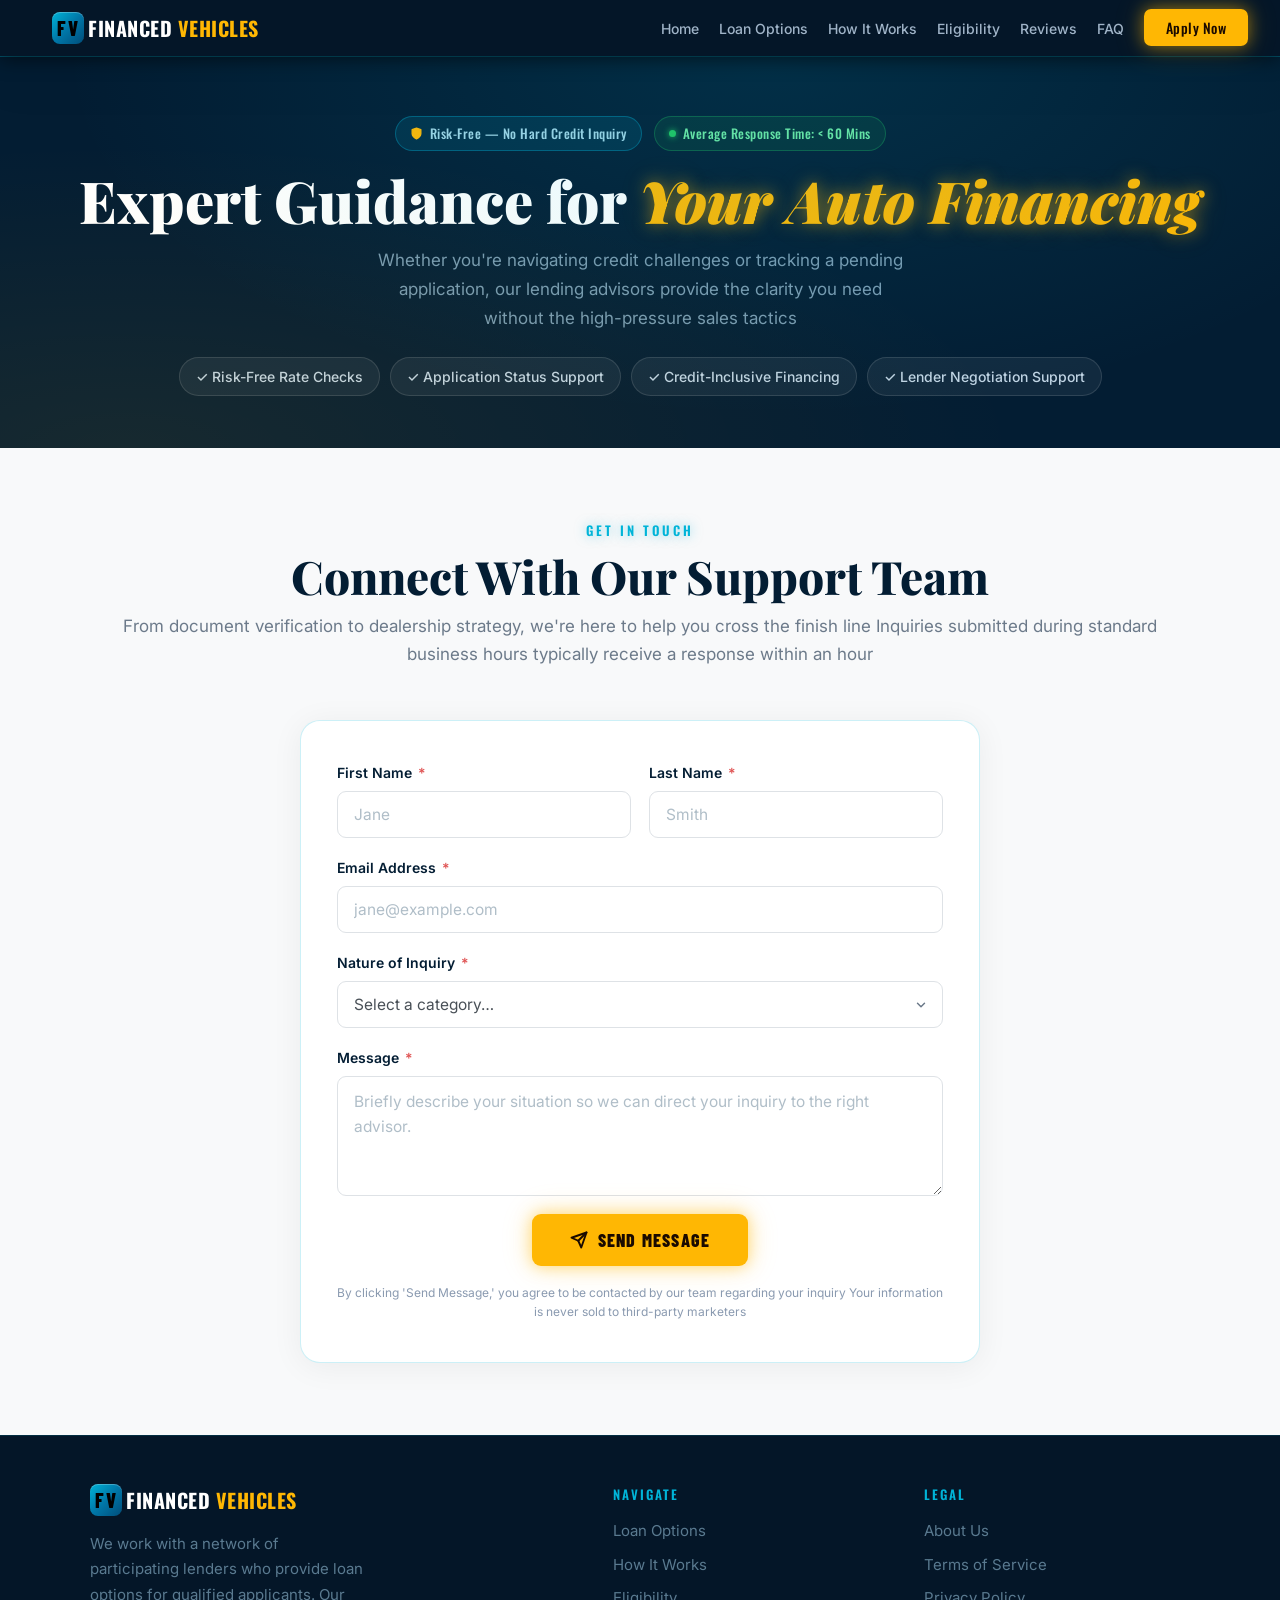
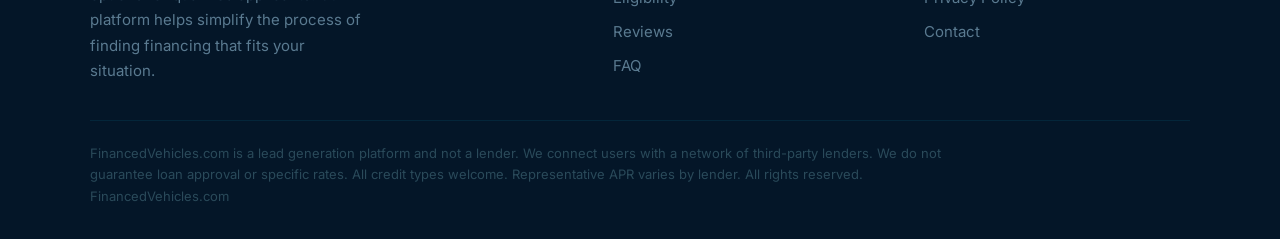
<file: contact/index.html>
<!DOCTYPE html>
<html lang="en">
<head>
<meta charset="UTF-8"/>
<meta name="viewport" content="width=device-width, initial-scale=1.0"/>
<title>Contact Us – FinancedVehicles</title>
<!-- Google tag (gtag.js) -->
<script async src="https://www.googletagmanager.com/gtag/js?id=G-Z3EX6JJ46B"></script>
<script>
  window.dataLayer = window.dataLayer || [];
  function gtag(){dataLayer.push(arguments);}
  gtag('js', new Date());
  gtag('config', 'G-Z3EX6JJ46B');
</script>
<meta name="description" content="Get in touch with the FinancedVehicles team. Have questions about your car loan application or our lending partners? We're here to help."/>
<link rel="canonical" href="https://financedvehicles.com/contact/"/>
<meta property="og:type" content="website"/>
<meta property="og:url" content="https://financedvehicles.com/contact/"/>
<meta property="og:title" content="Contact Us – FinancedVehicles"/>
<meta property="og:description" content="Get in touch with the FinancedVehicles team. Have questions about your car loan application? We're here to help."/>
<meta property="og:image" content="https://financedvehicles.com/assets/images/headers/luxury-car-loan-financing-sleek-vehicle.jpg"/>
<meta name="twitter:card" content="summary_large_image"/>
<meta name="twitter:title" content="Contact Us – FinancedVehicles"/>
<meta name="twitter:description" content="Get in touch with the FinancedVehicles team. Have questions about your car loan application? We're here to help."/>
<meta name="twitter:image" content="https://financedvehicles.com/assets/images/headers/luxury-car-loan-financing-sleek-vehicle.jpg"/>
<link rel="preconnect" href="https://fonts.googleapis.com"/>
<link rel="preconnect" href="https://fonts.gstatic.com" crossorigin/>
<link href="https://fonts.googleapis.com/css2?family=Playfair+Display:ital,wght@0,700;0,800;0,900;1,700;1,800&family=Inter:wght@400;500;600;700&family=Oswald:wght@500;600;700&family=Barlow+Condensed:wght@600;700;800&display=swap" rel="stylesheet"/>
<link rel="icon" type="image/svg+xml" href="../assets/favicon.svg"/>
<style>
*,*::before,*::after{box-sizing:border-box;margin:0;padding:0}
:root{
  --navy:#031d33;
  --navy2:#041628;
  --navy3:#071f38;
  --cyan:#00b4d8;
  --cyan2:#0096b7;
  --cyan-glow:rgba(0,180,216,.45);
  --amber:#ffb703;
  --amber2:#e0a000;
  --white:#ffffff;
  --light:#f8f9fa;
  --text:#495057;
  --text-light:#6c7a8a;
  --border:#dee2e6;
  --glow-cyan:0 0 16px rgba(0,180,216,.55),0 0 32px rgba(0,180,216,.25);
  --glow-amber:0 0 16px rgba(255,183,3,.5),0 0 32px rgba(255,183,3,.2);
}
html,body{scroll-behavior:smooth;margin:0;padding:0;width:100%;min-height:100%}
body{font-family:'Inter',sans-serif;background:#fff;color:var(--text);line-height:1.65;overflow-x:hidden;font-size:17px}

/* ─── NAV ─── */
#mainNav{position:sticky;top:0;z-index:999;background:var(--navy2);display:flex;align-items:center;justify-content:space-between;padding:0 24px 0 52px;height:56px;box-shadow:0 2px 20px rgba(0,0,0,.6),0 1px 0 rgba(0,180,216,.2)}
.nav-logo{display:flex;align-items:center;gap:4px;text-decoration:none}
.nav-logo-box{width:32px;height:32px;background:linear-gradient(135deg,#00b4d8 0%,#0077a8 50%,#004d7a 100%);border:none;border-radius:8px;display:flex;align-items:center;justify-content:center;font-family:'Barlow Condensed',sans-serif;font-weight:800;font-size:20px;color:#000;flex-shrink:0;letter-spacing:2px;text-transform:uppercase;box-shadow:inset 0 1px 0 rgba(255,255,255,.25)}
.nav-logo-text{font-family:'Oswald',sans-serif;font-weight:700;font-size:20px;letter-spacing:.5px;color:#fff}
.logo-vehicles{color:var(--amber)}
.nav-links{display:flex;align-items:center;gap:20px;list-style:none;margin-left:auto;padding-right:8px;white-space:nowrap;flex-wrap:nowrap}
.nav-links a{color:#a0b4c8;font-size:14px;font-weight:500;text-decoration:none;transition:color .2s;white-space:nowrap}
.nav-links a:hover{color:var(--amber)}
.nav-cta{background:var(--amber);color:#1a0a00 !important;font-family:'Oswald',sans-serif;font-weight:700;font-size:14px;padding:8px 22px;border-radius:7px;text-decoration:none;letter-spacing:.5px;transition:all .2s;box-shadow:var(--glow-amber)}
.nav-cta:hover{background:var(--amber2);transform:translateY(-1px)}
.hamburger{display:none;flex-direction:column;justify-content:center;gap:5px;cursor:pointer;background:none;border:none;padding:6px;width:36px;height:36px}
.hamburger span{display:block;width:24px;height:2px;background:#fff;border-radius:2px;transition:transform .3s ease,opacity .3s ease,width .3s ease}
.hamburger.open span:nth-child(1){transform:translateY(7px) rotate(45deg)}
.hamburger.open span:nth-child(2){opacity:0;width:0}
.hamburger.open span:nth-child(3){transform:translateY(-7px) rotate(-45deg)}

/* Mobile overlay */
.mobile-overlay{display:none;position:fixed;inset:0;background:rgba(0,0,0,.45);z-index:997;backdrop-filter:blur(2px)}
.mobile-overlay.open{display:block}

/* Mobile dropdown */
.mobile-menu{
  position:fixed;top:56px;left:0;right:0;
  background:var(--navy2);
  z-index:998;
  padding:0 0 0;
  flex-direction:column;
  border-top:1px solid rgba(0,180,216,.25);
  box-shadow:0 16px 40px rgba(0,0,0,.5);
  max-height:0;
  overflow:hidden;
  transition:max-height .38s cubic-bezier(.4,0,.2,1),padding .38s ease;
  display:flex;
}
.mobile-menu.open{max-height:420px;padding:8px 0 20px}
.mobile-menu a{
  color:#a0b4c8;font-size:15px;font-weight:600;
  text-decoration:none;
  padding:13px 28px;
  border-bottom:1px solid rgba(255,255,255,.05);
  transition:color .2s,background .2s;
  display:flex;align-items:center;gap:10px;
}
.mobile-menu a:last-child{border-bottom:none}
.mobile-menu a:hover{color:#fff;background:rgba(0,180,216,.07)}
.mobile-menu .mob-arrow{margin-left:auto;font-size:11px;opacity:.4}
.mobile-menu .nav-cta{
  margin:12px 20px 0;
  border-radius:9px;
  text-align:center;
  justify-content:center;
  padding:14px 22px;
  background:var(--amber);
  color:#1a0a00 !important;
  font-family:'Barlow Condensed',sans-serif;
  font-weight:800;font-size:16px;letter-spacing:1px;
  border-bottom:none !important;
  box-shadow:var(--glow-amber);
}
.mobile-menu .nav-cta:hover{background:var(--amber2)}

/* ─── PAGE BANNER ─── */
.page-banner{background:var(--navy);padding:60px 64px 52px;text-align:center;position:relative;overflow:hidden}
.page-banner::before{content:'';position:absolute;inset:0;background:radial-gradient(ellipse at 60% 0%,rgba(0,180,216,.13) 0%,transparent 65%),radial-gradient(ellipse at 10% 100%,rgba(255,183,3,.08) 0%,transparent 55%);pointer-events:none}
.page-banner .section-label{color:var(--cyan);font-family:'Oswald',sans-serif;font-size:13px;font-weight:600;letter-spacing:3px;text-transform:uppercase;margin-bottom:12px;text-shadow:0 0 12px rgba(0,180,216,.5)}
.page-banner h1{font-family:'Playfair Display',serif;font-size:clamp(36px,5vw,58px);font-weight:900;color:#fff;line-height:1.08;margin-bottom:14px}
.page-banner h1 em{color:var(--amber);font-style:italic;text-shadow:var(--glow-amber)}
.page-banner p{font-size:17px;color:#7a9ab0;max-width:540px;margin:0 auto;line-height:1.7}
.banner-badges{display:flex;align-items:center;justify-content:center;gap:12px;flex-wrap:wrap;margin-bottom:18px}
.banner-badge{display:inline-flex;align-items:center;gap:7px;background:rgba(0,180,216,.12);border:1px solid rgba(0,180,216,.35);color:#a0d4e4;font-size:13px;font-family:'Oswald',sans-serif;font-weight:500;letter-spacing:.5px;padding:6px 14px;border-radius:20px}
.banner-badge.green{background:rgba(34,197,94,.1);border-color:rgba(34,197,94,.3);color:#6ee7a0}
.pulse-sm{width:7px;height:7px;border-radius:50%;background:#22c55e;display:inline-block;animation:pulse 1.8s ease-in-out infinite;box-shadow:0 0 6px #22c55e;flex-shrink:0}
.banner-chips{display:flex;flex-wrap:wrap;justify-content:center;gap:10px;margin-top:24px}
.chip{background:rgba(255,255,255,.06);border:1px solid rgba(255,255,255,.12);color:#c0d4e4;font-size:14px;font-weight:500;padding:7px 16px;border-radius:20px}

/* Quick action buttons */
.quick-actions{display:flex;align-items:center;justify-content:center;gap:14px;flex-wrap:wrap;margin-top:22px}
.quick-btn{display:inline-flex;align-items:center;gap:8px;padding:11px 22px;border-radius:8px;font-size:14px;font-weight:600;text-decoration:none;border:1.5px solid rgba(0,180,216,.4);color:var(--cyan);background:rgba(0,180,216,.07);transition:all .2s}
.quick-btn:hover{background:rgba(0,180,216,.15);border-color:var(--cyan)}
.quick-btn.primary{background:var(--amber);border-color:var(--amber);color:#1a0a00;font-family:'Barlow Condensed',sans-serif;font-weight:800;font-size:15px;letter-spacing:.5px;box-shadow:var(--glow-amber)}
.quick-btn.primary:hover{background:var(--amber2);border-color:var(--amber2)}

/* Form top note */
.form-top-note{display:flex;align-items:center;gap:8px;background:rgba(34,197,94,.07);border:1px solid rgba(34,197,94,.2);border-radius:8px;padding:10px 14px;font-size:13px;color:#5a8a70;margin-bottom:22px;line-height:1.4}
.form-top-note strong{color:#22c55e}

/* ─── ABOUT STRIP ─── */
.about-strip{background:#fff;padding:56px 64px}
.about-grid{display:grid;grid-template-columns:1fr 1fr;gap:64px;max-width:1060px;margin:0 auto;align-items:center}
.about-text .eyebrow{font-family:'Oswald',sans-serif;font-size:13px;font-weight:600;color:var(--cyan);letter-spacing:3px;text-transform:uppercase;margin-bottom:10px;text-shadow:0 0 12px rgba(0,180,216,.4)}
.about-text h2{font-family:'Playfair Display',serif;font-size:clamp(26px,3.2vw,38px);font-weight:800;color:var(--navy);line-height:1.15;margin-bottom:16px}
.about-text h2 span{color:var(--cyan)}
.about-text p{font-size:16px;color:var(--text-light);line-height:1.75;margin-bottom:14px}
.about-values{display:flex;flex-direction:column;gap:14px;margin-top:24px}
.about-val{display:flex;align-items:flex-start;gap:14px;padding:16px 18px;background:var(--light);border-radius:12px;border:1px solid var(--border)}
.about-val-icon{width:42px;height:42px;border-radius:10px;background:linear-gradient(135deg,rgba(0,180,216,.18),rgba(0,180,216,.06));display:flex;align-items:center;justify-content:center;flex-shrink:0;font-size:20px}
.about-val-text h4{font-size:15px;font-weight:700;color:var(--navy);margin-bottom:3px}
.about-val-text p{font-size:14px;color:var(--text-light);margin:0;line-height:1.55}

/* Stats panel */
.about-stats{background:var(--navy);border-radius:20px;padding:36px 32px;display:flex;flex-direction:column;gap:28px;box-shadow:0 8px 40px rgba(3,29,51,.4),inset 0 1px 0 rgba(0,180,216,.15);border:1px solid rgba(0,180,216,.18)}
.stat-item{display:flex;align-items:center;gap:18px}
.stat-num{font-family:'Barlow Condensed',sans-serif;font-size:46px;font-weight:800;color:var(--amber);line-height:1;text-shadow:var(--glow-amber)}
.stat-desc h4{font-family:'Oswald',sans-serif;font-size:16px;color:#fff;font-weight:600;letter-spacing:.3px}
.stat-desc p{font-size:13px;color:#5a7a90;margin:0;line-height:1.5}
.stat-divider{height:1px;background:rgba(0,180,216,.12)}

/* ─── CONTACT SECTION ─── */
.contact-section{background:var(--light);padding:72px 64px}
.contact-wrap{max-width:1060px;margin:0 auto}
.contact-header{text-align:center;margin-bottom:52px}
.section-label{font-family:'Oswald',sans-serif;font-size:13px;font-weight:600;color:var(--cyan);letter-spacing:3px;text-transform:uppercase;margin-bottom:10px;text-shadow:0 0 12px rgba(0,180,216,.5)}
h2.section-title{font-family:'Playfair Display',serif;font-size:clamp(30px,3.8vw,46px);font-weight:800;color:var(--navy);margin-bottom:10px;line-height:1.1}
.section-sub{font-size:17px;color:var(--text-light);line-height:1.65}
.contact-grid{display:grid;grid-template-columns:1fr;gap:40px;align-items:start;max-width:680px;margin:0 auto}

/* Info cards */
.contact-info{display:flex;flex-direction:column;gap:18px}
.info-card{background:#fff;border-radius:14px;border:1.5px solid rgba(0,180,216,.2);padding:22px 22px;display:flex;align-items:flex-start;gap:16px;transition:border-color .2s,box-shadow .2s}
.info-card:hover{border-color:var(--cyan);box-shadow:var(--glow-cyan)}
.info-icon{width:46px;height:46px;border-radius:11px;background:linear-gradient(135deg,rgba(0,180,216,.2),rgba(0,180,216,.07));display:flex;align-items:center;justify-content:center;flex-shrink:0}
.info-icon svg{width:22px;height:22px;stroke:var(--cyan);fill:none;stroke-width:2;stroke-linecap:round;stroke-linejoin:round}
.info-text h4{font-size:15px;font-weight:700;color:var(--navy);margin-bottom:3px}
.info-text p,.info-text a{font-size:15px;color:var(--text-light);margin:0;text-decoration:none;transition:color .2s}
.info-text a:hover{color:var(--cyan)}
.info-note{font-size:12px;color:#9ab0c0;margin-top:4px !important}

/* Response time badge */
.response-badge{background:var(--navy);border-radius:14px;padding:20px 22px;display:flex;align-items:center;gap:14px;border:1px solid rgba(0,180,216,.2)}
.pulse-dot{width:10px;height:10px;border-radius:50%;background:#22c55e;animation:pulse 1.8s ease-in-out infinite;box-shadow:0 0 8px #22c55e;flex-shrink:0}
@keyframes pulse{0%,100%{opacity:1;transform:scale(1)}50%{opacity:.4;transform:scale(1.35)}}
.response-badge p{font-size:14px;color:#7a9ab0;margin:0;line-height:1.5}
.response-badge p strong{color:#fff;display:block;font-size:15px;margin-bottom:2px}

/* ─── FORM ─── */
.contact-form-wrap{background:#fff;border-radius:20px;border:1.5px solid rgba(0,180,216,.2);padding:40px 36px;box-shadow:0 4px 32px rgba(0,0,0,.06)}
.form-row{display:grid;grid-template-columns:1fr 1fr;gap:18px}
.form-group{display:flex;flex-direction:column;gap:7px;margin-bottom:18px}
.form-group:last-child{margin-bottom:0}
.form-group label{font-size:14px;font-weight:600;color:var(--navy)}
.form-group label span{color:#e05555;margin-left:2px}
.form-control{width:100%;padding:13px 16px;border:1.5px solid var(--border);border-radius:9px;font-size:15.5px;font-family:'Inter',sans-serif;color:var(--text);background:#fff;outline:none;transition:border-color .2s,box-shadow .2s}
.form-control:focus{border-color:var(--cyan);box-shadow:0 0 0 3px rgba(0,180,216,.12)}
.form-control::placeholder{color:#b0bec8}
select.form-control{appearance:none;background-image:url("data:image/svg+xml,%3Csvg xmlns='http://www.w3.org/2000/svg' width='14' height='14' viewBox='0 0 24 24' fill='none' stroke='%236c7a8a' stroke-width='2.5' stroke-linecap='round' stroke-linejoin='round'%3E%3Cpolyline points='6 9 12 15 18 9'%3E%3C/polyline%3E%3C/svg%3E");background-repeat:no-repeat;background-position:right 14px center;padding-right:40px;cursor:pointer}
textarea.form-control{resize:vertical;min-height:120px;line-height:1.6}
.form-submit{display:flex;align-items:center;gap:16px;flex-wrap:wrap;margin-top:6px}
.btn-submit{background:var(--amber);color:#1a0a00;font-family:'Barlow Condensed',sans-serif;font-weight:800;font-size:18px;letter-spacing:1.2px;text-transform:uppercase;padding:15px 38px;border-radius:9px;border:none;cursor:pointer;transition:all .22s;box-shadow:var(--glow-amber);display:flex;align-items:center;gap:10px}
.btn-submit:hover{background:var(--amber2);transform:translateY(-2px)}
.btn-submit svg{width:18px;height:18px;stroke:currentColor;fill:none;stroke-width:2.5;stroke-linecap:round;stroke-linejoin:round}
.form-secure{display:flex;align-items:center;gap:6px;font-size:13px;color:#9ab0c0}
.form-secure svg{width:13px;height:13px;stroke:currentColor;fill:none;stroke-width:2.5;stroke-linecap:round;stroke-linejoin:round}

/* Form SSL note & consent */
.form-ssl-note{display:flex;align-items:flex-start;gap:8px;font-size:12.5px;color:#8a9ab0;line-height:1.55;margin-bottom:16px;padding:10px 14px;background:rgba(0,180,216,.04);border:1px solid rgba(0,180,216,.12);border-radius:8px}
.form-ssl-note svg{flex-shrink:0;margin-top:1px;stroke:#7a9ab0}
.form-consent{font-size:12px;color:#8a9ab0;line-height:1.55;margin-top:12px;text-align:center}
.form-success{display:none;text-align:center;padding:40px 20px}
.form-success .success-icon{width:64px;height:64px;border-radius:50%;background:rgba(34,197,94,.15);border:2px solid rgba(34,197,94,.35);display:flex;align-items:center;justify-content:center;margin:0 auto 20px;font-size:28px}
.form-success h3{font-family:'Playfair Display',serif;font-size:26px;font-weight:800;color:var(--navy);margin-bottom:10px}
.form-success p{font-size:15px;color:var(--text-light);max-width:340px;margin:0 auto}

/* ─── TRUST STRIP ─── */
.trust-strip{background:var(--navy2);padding:32px 64px;border-top:1px solid rgba(0,180,216,.12)}
.trust-inner{display:flex;align-items:center;justify-content:center;gap:48px;flex-wrap:wrap;max-width:900px;margin:0 auto}
.trust-item{display:flex;align-items:center;gap:10px;color:#7a9ab0;font-size:14px;font-weight:500}
.trust-item svg{width:18px;height:18px;stroke:var(--cyan);fill:none;stroke-width:2;stroke-linecap:round;stroke-linejoin:round;flex-shrink:0}

/* ─── FOOTER ─── */
footer{background:var(--navy2);padding:48px 64px 32px;border-top:1px solid rgba(0,180,216,.15)}
.footer-inner{max-width:1100px;margin:0 auto;display:grid;grid-template-columns:1.8fr 1fr 1fr;gap:44px}
.footer-logo-wrap{display:flex;align-items:center;gap:4px;margin-bottom:14px}
.footer-brand .nav-logo-text{display:block;font-family:'Oswald',sans-serif;font-weight:700;font-size:20px;color:#fff;margin-bottom:0;letter-spacing:.5px}
.footer-brand p{font-size:15px;color:#5a7a90;line-height:1.7;max-width:280px}
.footer-col h4{font-family:'Oswald',sans-serif;font-size:13px;font-weight:600;text-transform:uppercase;letter-spacing:2px;margin-bottom:14px;color:var(--cyan)}
.footer-col a{display:block;color:#5a7a90;font-size:15px;text-decoration:none;margin-bottom:9px;transition:color .2s}
.footer-col a:hover{color:var(--amber)}
.footer-bottom{border-top:1px solid rgba(0,180,216,.1);margin-top:32px;padding-top:22px;max-width:1100px;margin-left:auto;margin-right:auto}
.footer-bottom .disc{font-size:13px;color:#2a4a5a;line-height:1.65;max-width:900px}

/* ─── RESPONSIVE ─── */
@media(max-width:900px){
  .about-grid,.contact-grid{grid-template-columns:1fr}
  .about-stats{flex-direction:row;flex-wrap:wrap;gap:20px}
  .stat-divider{display:none}
  .stat-item{flex:1;min-width:140px}
  #mainNav{padding:0 16px}
  .page-banner,.about-strip,.contact-section,.trust-strip,footer{padding-left:28px;padding-right:28px}
  .form-row{grid-template-columns:1fr}
  .footer-inner{grid-template-columns:1fr 1fr;gap:28px}
  .footer-brand{grid-column:1/-1}
  .footer-brand p{max-width:100%}
  footer{padding:36px 28px 28px}
}
@media(max-width:900px){
  .nav-links{display:none}
  .hamburger{display:flex}
  .footer-inner{grid-template-columns:1fr 1fr}
  .footer-brand{grid-column:1/-1}
  .contact-form-wrap{padding:28px 22px}
  .form-submit{flex-direction:column;align-items:stretch}
  .btn-submit{justify-content:center}
  .trust-inner{gap:24px}
}
</style>
<script>
function toggleMenu(){
  var m=document.getElementById('mobileMenu');
  var o=document.getElementById('mobileOverlay');
  var h=document.querySelector('.hamburger');
  if(!m||!o||!h)return;
  var isOpen=m.classList.contains('open');
  if(isOpen){m.classList.remove('open');o.classList.remove('open');h.classList.remove('open');}
  else{m.classList.add('open');o.classList.add('open');h.classList.add('open');}
}
function closeMobile(){
  var m=document.getElementById('mobileMenu');
  var o=document.getElementById('mobileOverlay');
  var h=document.querySelector('.hamburger');
  if(m)m.classList.remove('open');
  if(o)o.classList.remove('open');
  if(h)h.classList.remove('open');
}
function submitForm(){
  var required=['firstName','lastName','email','topic','message'];
  var valid=true;
  required.forEach(function(id){
    var el=document.getElementById(id);
    if(!el)return;
    if(!el.value.trim()){
      el.style.borderColor='#e05555';
      el.style.boxShadow='0 0 0 3px rgba(224,85,85,.12)';
      valid=false;
    } else {
      el.style.borderColor='';
      el.style.boxShadow='';
    }
  });
  if(!valid)return;
  document.getElementById('contactForm').style.display='none';
  document.getElementById('formSuccess').style.display='block';
}
</script>
</head>
<body>

<!-- NAV -->
<nav id="mainNav">
  <a href="../" class="nav-logo">
    <div class="nav-logo-box">FV</div>
    <span class="nav-logo-text">FINANCED <span class="logo-vehicles">VEHICLES</span></span>
  </a>
  <ul class="nav-links">
    <li><a href="../">Home</a></li>
    <li><a href="../#loan-options">Loan Options</a></li>
    <li><a href="../#how-it-works">How It Works</a></li>
    <li><a href="../#eligibility">Eligibility</a></li>
    <li><a href="../#reviews">Reviews</a></li>
    <li><a href="../#faq">FAQ</a></li>
    <li><a href="../#apply-now" class="nav-cta">Apply Now</a></li>
  </ul>
  <button class="hamburger" onclick="toggleMenu()" aria-label="Menu">
    <span></span><span></span><span></span>
  </button>
</nav>
<div class="mobile-overlay" id="mobileOverlay" onclick="closeMobile()"></div>
<div class="mobile-menu" id="mobileMenu">
  <a href="../">Home <span class="mob-arrow">›</span></a>
  <a href="../#loan-options">Loan Options <span class="mob-arrow">›</span></a>
  <a href="../#how-it-works">How It Works <span class="mob-arrow">›</span></a>
  <a href="../#eligibility">Eligibility <span class="mob-arrow">›</span></a>
  <a href="../#reviews">Reviews <span class="mob-arrow">›</span></a>
  <a href="../#faq">FAQ <span class="mob-arrow">›</span></a>
  <a href="../#apply-now" class="nav-cta">Apply Now</a>
</div>

<!-- PAGE BANNER -->
<section class="page-banner">
  <div class="banner-badges">
    <span class="banner-badge"><svg viewBox="0 0 24 24" width="13" height="13" fill="#ffb703" stroke="#ffb703" stroke-width="2.5" stroke-linecap="round" stroke-linejoin="round"><path d="M12 22s8-4 8-10V5l-8-3-8 3v7c0 6 8 10 8 10z"/></svg> Risk-Free — No Hard Credit Inquiry</span>
    <span class="banner-badge green"><span class="pulse-sm"></span> Average Response Time: &lt; 60 Mins</span>
  </div>
  <h1>Expert Guidance for <em>Your Auto Financing</em></h1>
  <p>Whether you're navigating credit challenges or tracking a pending application, our lending advisors provide the clarity you need without the high-pressure sales tactics</p>
  <div class="banner-chips">
    <span class="chip">✓ Risk-Free Rate Checks</span>
    <span class="chip">✓ Application Status Support</span>
    <span class="chip">✓ Credit-Inclusive Financing</span>
    <span class="chip">✓ Lender Negotiation Support</span>
  </div>
</section>



<!-- CONTACT SECTION -->
<section class="contact-section" id="contact-form">
  <div class="contact-wrap">
    <div class="contact-header">
      <p class="section-label">Get In Touch</p>
      <h2 class="section-title">Connect With Our Support Team</h2>
      <p class="section-sub">From document verification to dealership strategy, we're here to help you cross the finish line Inquiries submitted during standard business hours typically receive a response within an hour</p>

    </div>
    <div class="contact-grid">

      <!-- Form -->
      <div class="contact-form-wrap">

        <div id="contactForm">
          <div class="form-row">
            <div class="form-group">
              <label for="firstName">First Name <span>*</span></label>
              <input type="text" id="firstName" class="form-control" placeholder="Jane" required/>
            </div>
            <div class="form-group">
              <label for="lastName">Last Name <span>*</span></label>
              <input type="text" id="lastName" class="form-control" placeholder="Smith" required/>
            </div>
          </div>
          <div class="form-group">
            <label for="email">Email Address <span>*</span></label>
            <input type="email" id="email" class="form-control" placeholder="jane@example.com" required/>
          </div>
          <div class="form-group">
            <label for="topic">Nature of Inquiry <span>*</span></label>
            <select id="topic" class="form-control" required>
              <option value="" disabled selected>Select a category…</option>
              <option>Rate &amp; Eligibility Inquiry</option>
              <option>Application Status Update</option>
              <option>Underwriting &amp; Documents</option>
              <option>Refinance Consultation</option>
              <option>General Support</option>
            </select>
          </div>
          <div class="form-group">
            <label for="message">Message <span>*</span></label>
            <textarea id="message" class="form-control" placeholder="Briefly describe your situation so we can direct your inquiry to the right advisor." required></textarea>
          </div>

          <div class="form-group form-submit">
            <button type="button" class="btn-submit" onclick="submitForm()">
              <svg viewBox="0 0 24 24"><line x1="22" y1="2" x2="11" y2="13"/><polygon points="22 2 15 22 11 13 2 9 22 2"/></svg>
              Send Message
            </button>
          </div>
          <p class="form-consent">By clicking 'Send Message,' you agree to be contacted by our team regarding your inquiry Your information is never sold to third-party marketers</p>
        </div>

        <div class="form-success" id="formSuccess">
          <div class="success-icon">✅</div>
          <h3>Inquiry Received</h3>
          <p>Your inquiry has been assigned to an advisor Expect a follow-up to your inbox shortly during standard business hours</p>
        </div>
      </div>

    </div>
  </div>
</section>


<!-- FOOTER -->
<footer>
  <div class="footer-inner">
    <div class="footer-brand">
      <div class="footer-logo-wrap">
        <a href="../" style="display:flex;align-items:center;gap:4px;text-decoration:none">
          <div class="nav-logo-box">FV</div>
          <span class="nav-logo-text">FINANCED <span class="logo-vehicles">VEHICLES</span></span>
        </a>
      </div>
      <p>We work with a network of participating lenders who provide loan options for qualified applicants. Our platform helps simplify the process of finding financing that fits your situation.</p>
    </div>
    <div class="footer-col">
      <h4>Navigate</h4>
      <a href="../#loan-options">Loan Options</a>
      <a href="../#how-it-works">How It Works</a>
      <a href="../#eligibility">Eligibility</a>
      <a href="../#reviews">Reviews</a>
      <a href="../#faq">FAQ</a>
    </div>
    <div class="footer-col">
      <h4>Legal</h4>
      <a href="../about/">About Us</a>
      <a href="../terms-of-service/">Terms of Service</a>
      <a href="../privacy-policy/">Privacy Policy</a>
      <a href="../contact/">Contact</a>
    </div>
  </div>
  <div class="footer-bottom">
    <p class="disc">FinancedVehicles.com is a lead generation platform and not a lender. We connect users with a network of third-party lenders. We do not guarantee loan approval or specific rates. All credit types welcome. Representative APR varies by lender. All rights reserved. FinancedVehicles.com</p>
  </div>
</footer>

</body>
</html>
</file>
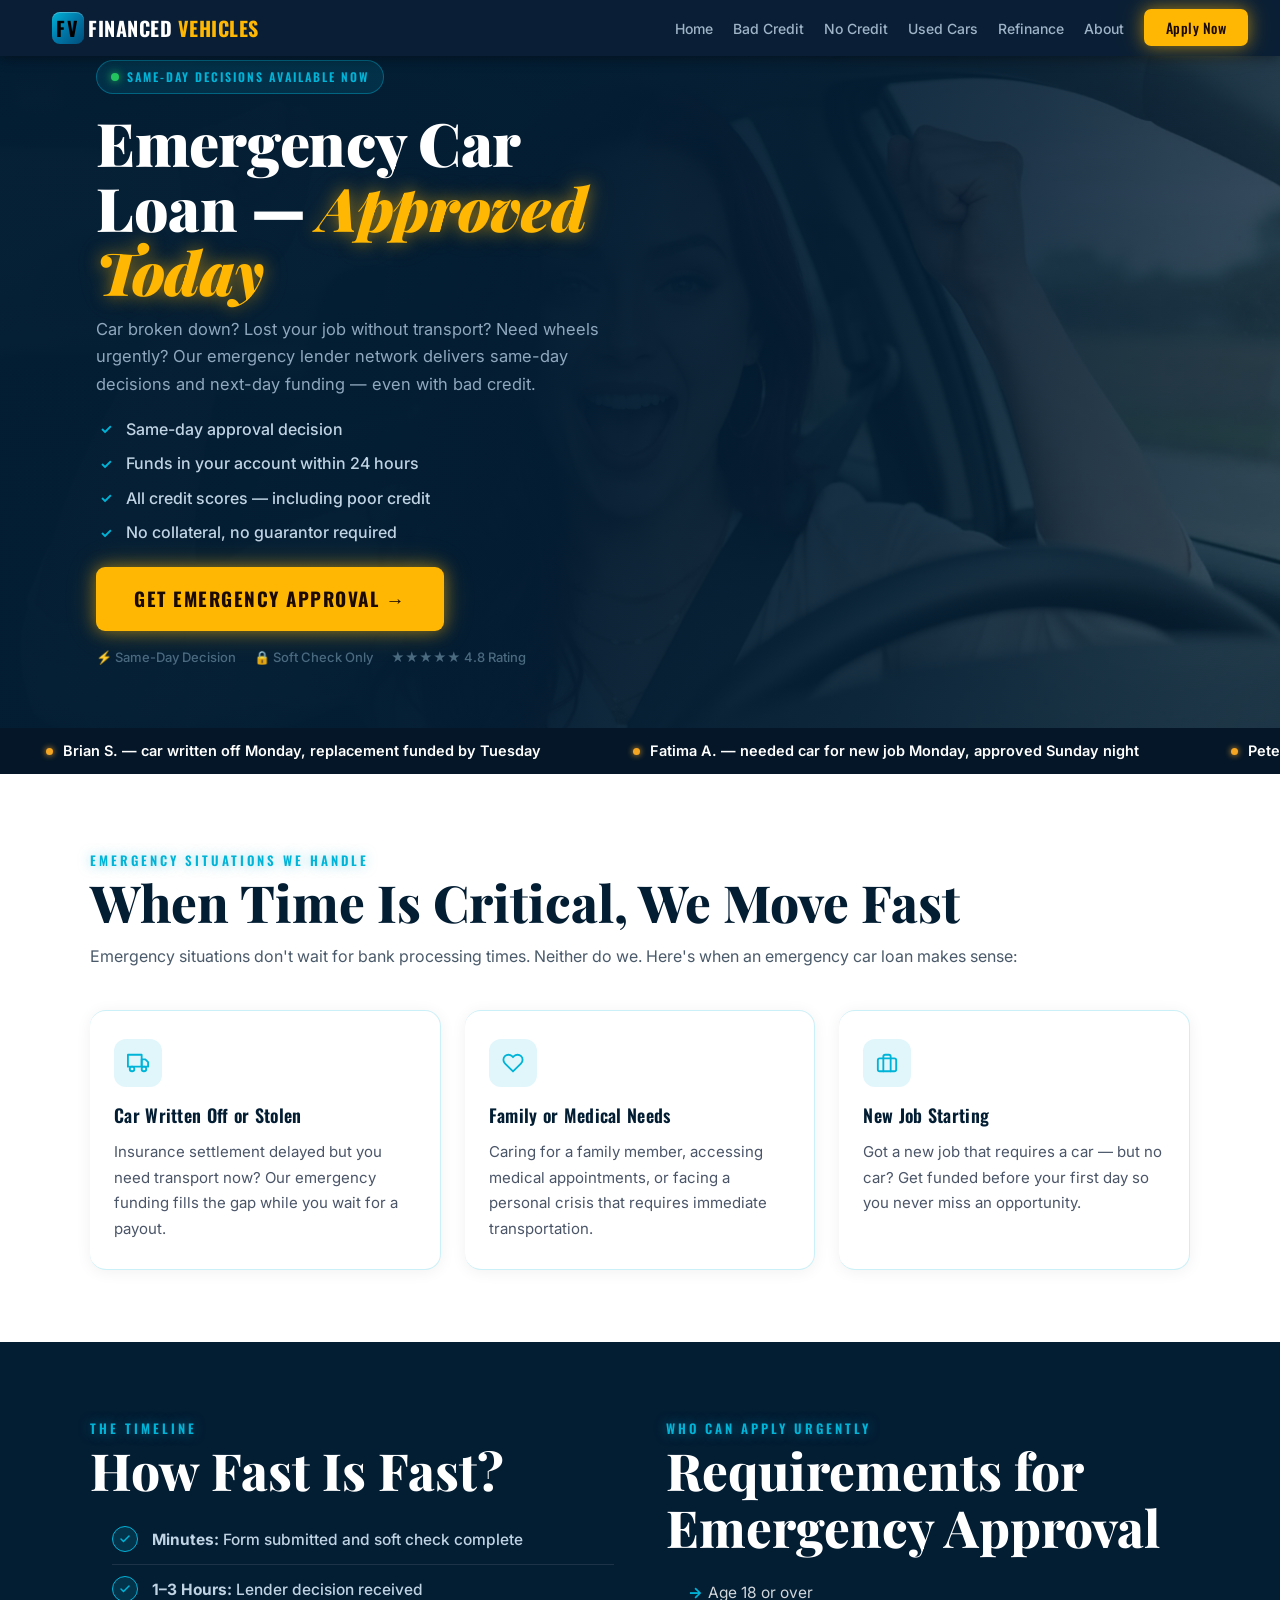
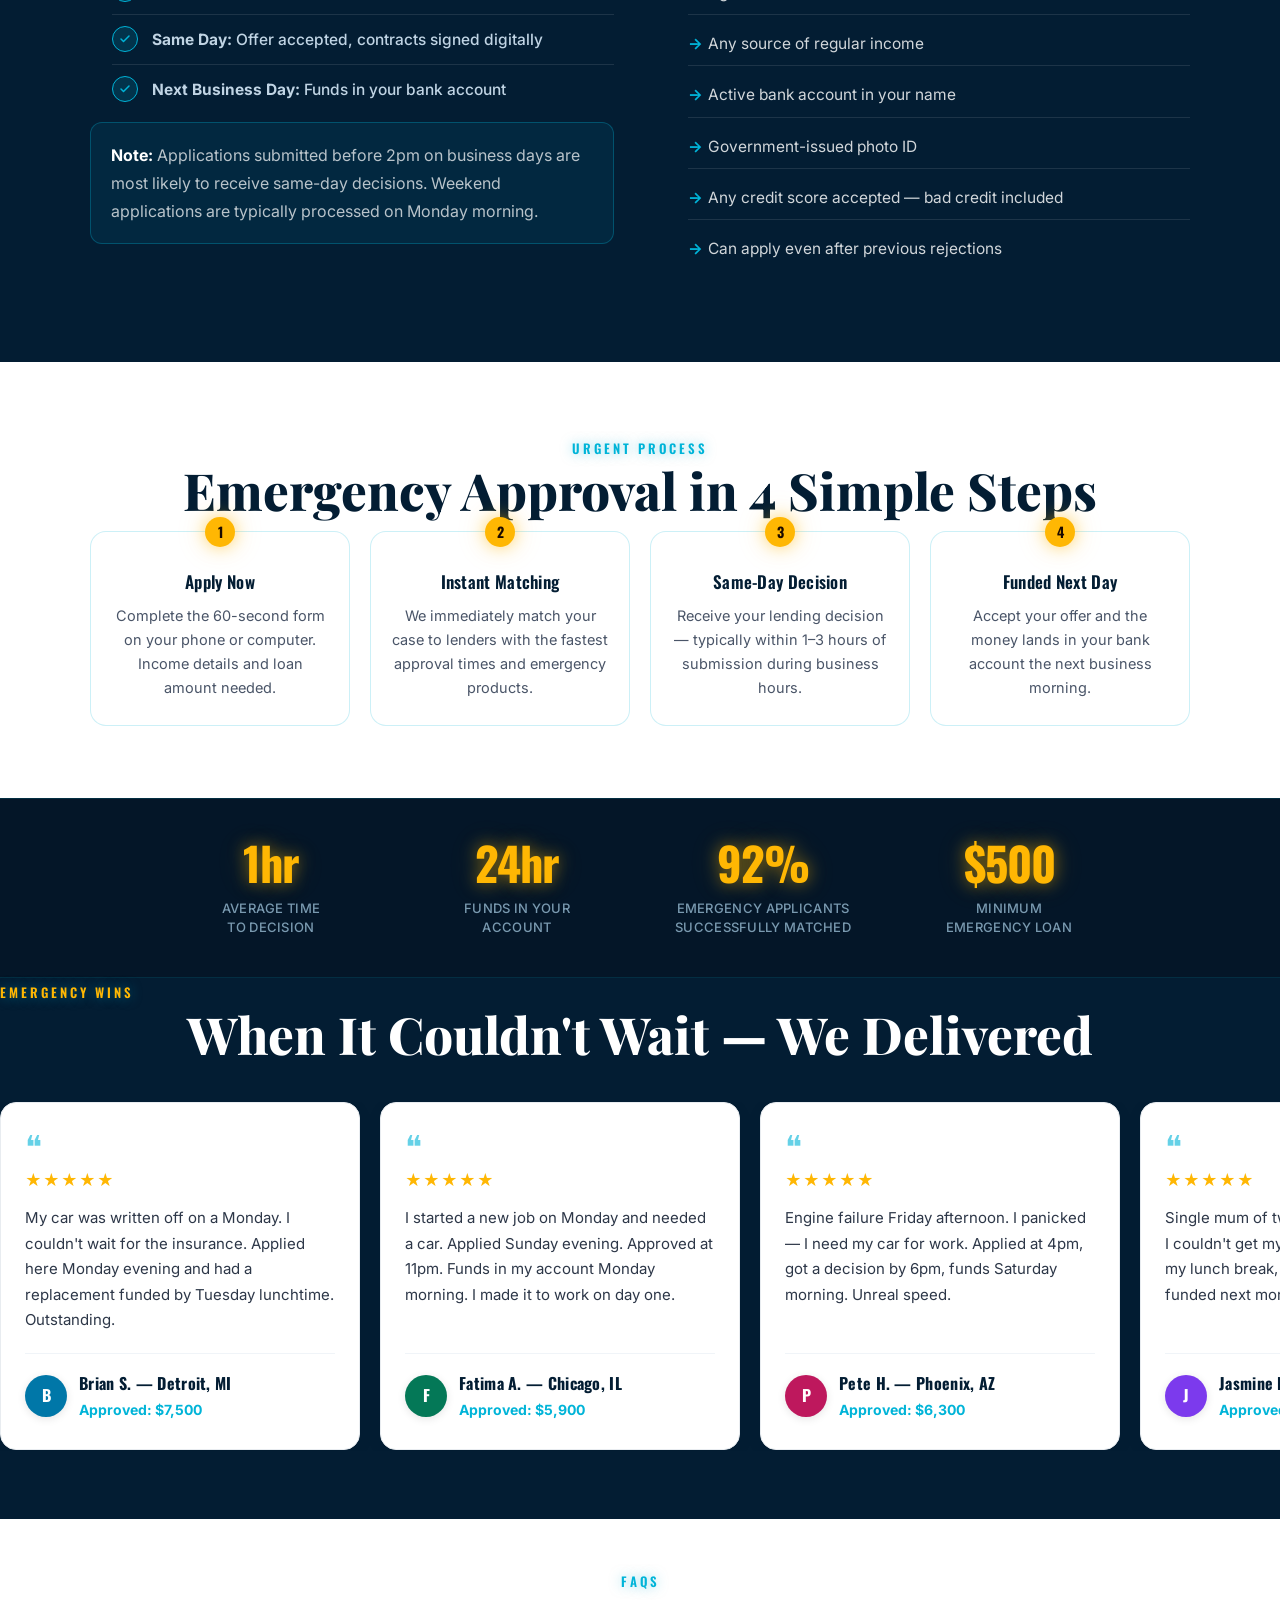
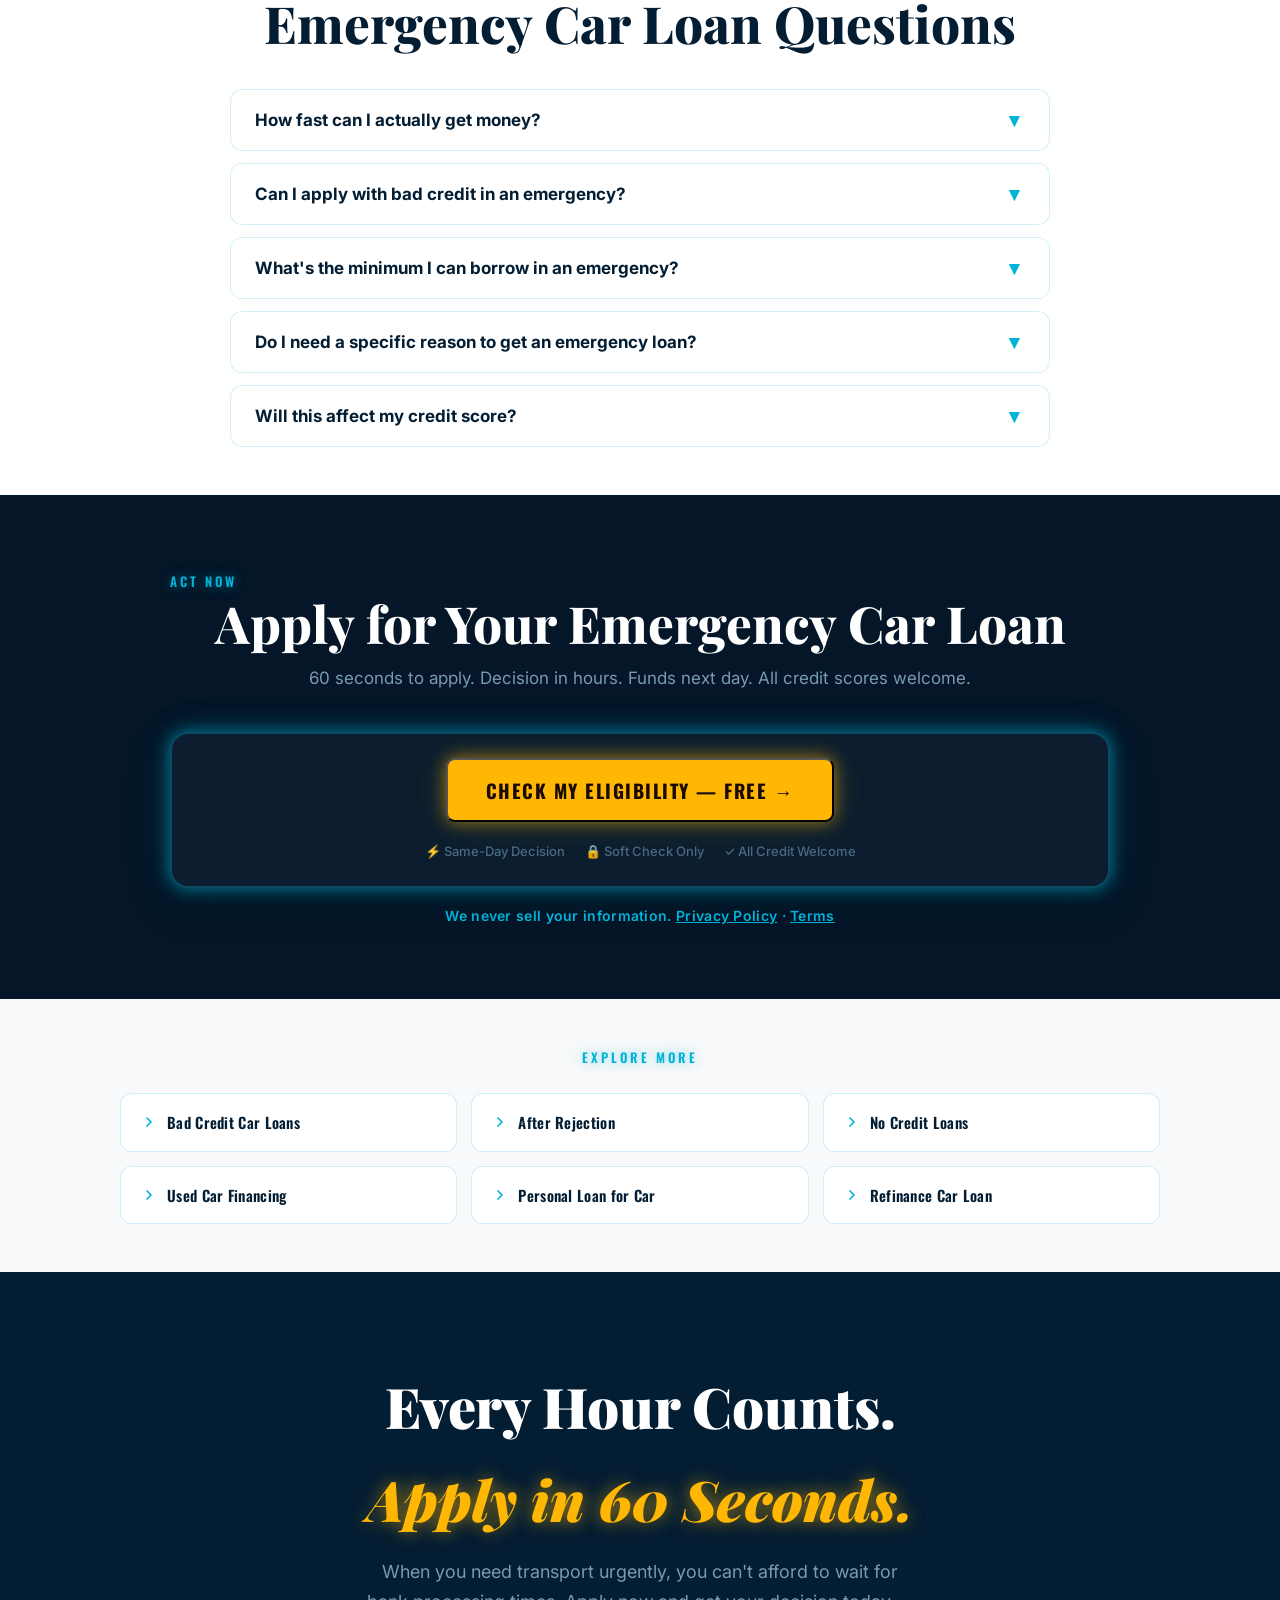
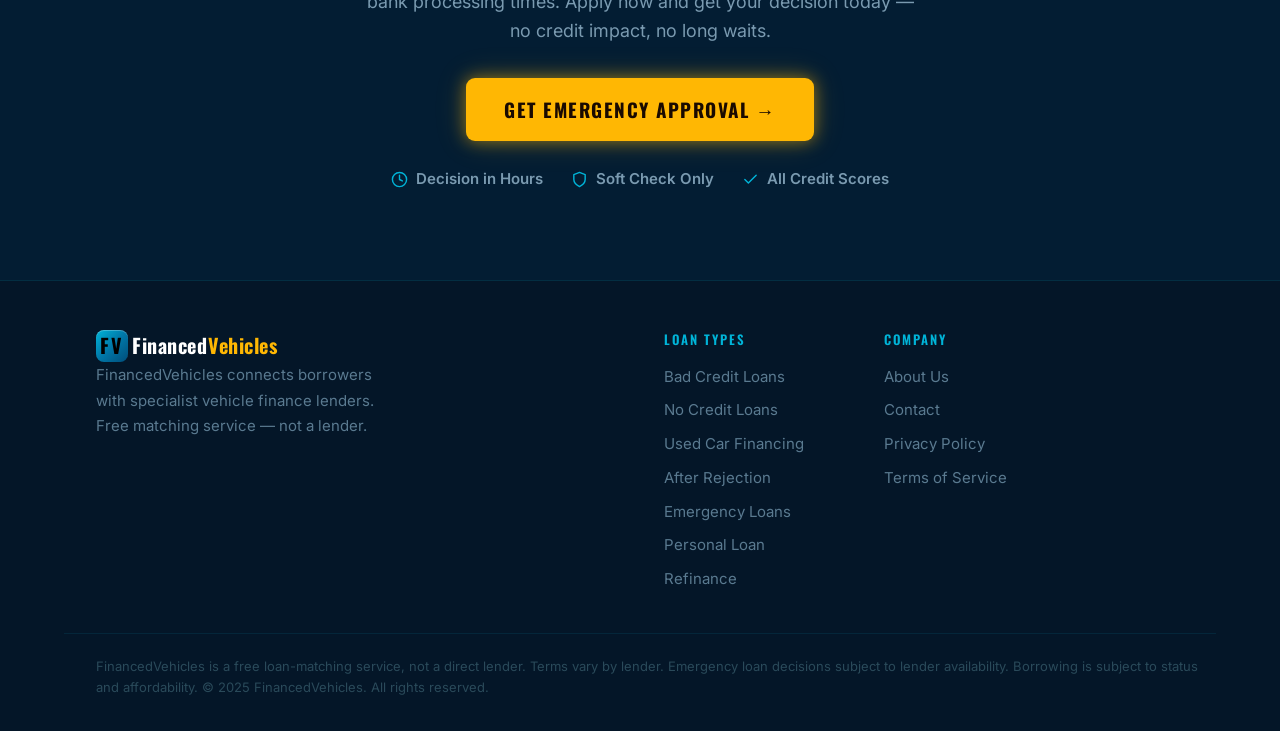
<file: emergency-car-loans/index.html>
<!DOCTYPE html>
<html lang="en">
<head>
  <meta charset="UTF-8"/>
  <meta name="viewport" content="width=device-width, initial-scale=1.0"/>
  <title>Emergency Car Loans — Same-Day Approval When You Need It Most | FinancedVehicles</title>
  <meta name="description" content="Need a car urgently? Our emergency car loan lenders offer same-day decisions and next-day funding. All credit scores accepted. Apply in 60 seconds — no credit impact."/>
  <link rel="canonical" href="https://financedvehicles.com/emergency-car-loans/"/>
  <meta property="og:title" content="Emergency Car Loans — Same-Day Approval | FinancedVehicles"/>
  <meta property="og:description" content="Car broken down? Need urgent transportation? Same-day decisions, next-day funding. All credit scores accepted."/>
  <meta property="og:url" content="https://financedvehicles.com/emergency-car-loans/"/>
  <meta property="og:type" content="website"/>
  <meta name="twitter:card" content="summary_large_image"/>
  <link rel="icon" href="/favicon.ico" type="image/x-icon"/>
  <script async src="https://www.googletagmanager.com/gtag/js?id=G-Z3EX6JJ46B"></script>
  <script>window.dataLayer=window.dataLayer||[];function gtag(){dataLayer.push(arguments)}gtag('js',new Date());gtag('config','G-Z3EX6JJ46B');</script>
  <link rel="preconnect" href="https://fonts.googleapis.com"/>
  <link rel="preconnect" href="https://fonts.gstatic.com" crossorigin/>
  <link href="https://fonts.googleapis.com/css2?family=Playfair+Display:ital,wght@0,700;0,800;0,900;1,700;1,800&family=Inter:wght@400;500;600;700&family=Oswald:wght@500;600;700&family=Barlow+Condensed:wght@600;700;800&display=swap" rel="stylesheet"/>
  <link rel="stylesheet" href="../styles.css"/>
</head>
<body>

<nav id="mainNav">
  <a class="nav-logo" href="../"><div class="nav-logo-box">FV</div><span class="nav-logo-text">FINANCED <span class="logo-vehicles">VEHICLES</span></span></a>
  <ul class="nav-links">
    <li><a href="../">Home</a></li>
    <li><a href="../bad-credit-car-loans/">Bad Credit</a></li>
    <li><a href="../no-credit-car-loans/">No Credit</a></li>
    <li><a href="../used-car-financing/">Used Cars</a></li>
    <li><a href="../refinance-car-loan/">Refinance</a></li>
    <li><a href="../about/">About</a></li>
    <li><a class="nav-cta" href="#apply">Apply Now</a></li>
  </ul>
  <button class="hamburger" onclick="toggleMenu()"><span></span><span></span><span></span></button>
</nav>
<div class="mobile-menu" id="mobileMenu">
  <a href="../">Home</a>
  <a href="../bad-credit-car-loans/">Bad Credit Loans</a>
  <a href="../no-credit-car-loans/">No Credit Loans</a>
  <a href="../used-car-financing/">Used Car Financing</a>
  <a href="../after-rejection-car-loans/">After Rejection</a>
  <a href="../emergency-car-loans/">Emergency Loans</a>
  <a href="../personal-loan-for-car/">Personal Loan for Car</a>
  <a href="../refinance-car-loan/">Refinance</a>
  <a href="../about/">About</a>
  <a class="nav-cta" href="#apply">Apply Now</a>
</div>

<!-- HERO -->
<section class="page-hero">
  <div class="page-hero-bg">
    <img src="../assets/images/body/woman-happy-car-loan-approved.jpg" alt="Person relieved after emergency car loan approval" loading="eager" fetchpriority="high"/>
  </div>
  <div class="page-hero-content">
    <div class="page-hero-label"><span class="live-dot"></span> SAME-DAY DECISIONS AVAILABLE NOW</div>
    <h1>Emergency Car Loan — <span class="accent">Approved Today</span></h1>
    <p class="page-hero-sub">Car broken down? Lost your job without transport? Need wheels urgently? Our emergency lender network delivers same-day decisions and next-day funding — even with bad credit.</p>
    <ul class="hero-bullets">
      <li><span class="bi">✓</span> Same-day approval decision</li>
      <li><span class="bi">✓</span> Funds in your account within 24 hours</li>
      <li><span class="bi">✓</span> All credit scores — including poor credit</li>
      <li><span class="bi">✓</span> No collateral, no guarantor required</li>
    </ul>
    <a class="btn-quiz-trigger" href="#apply" data-open-quiz>Get Emergency Approval →</a>
    <div class="hero-trust">
      <span class="trust-item">⚡ Same-Day Decision</span>
      <span class="trust-item">🔒 Soft Check Only</span>
      <span class="trust-item">★★★★★ 4.8 Rating</span>
    </div>
  </div>
</section>

<!-- TICKER -->
<div class="ticker-wrap" aria-hidden="true">
  <div class="ticker">
    <div class="ticker-item"><span class="dot"></span> Brian S. — car written off Monday, replacement funded by Tuesday</div>
    <div class="ticker-item"><span class="dot"></span> Fatima A. — needed car for new job Monday, approved Sunday night</div>
    <div class="ticker-item"><span class="dot"></span> Pete H. — engine failure Friday, funded Saturday morning, $6,300</div>
    <div class="ticker-item"><span class="dot"></span> Jasmine N. — single mum, urgent approval, $4,800 same day</div>
    <div class="ticker-item"><span class="dot"></span> Brian S. — car written off Monday, replacement funded by Tuesday</div>
    <div class="ticker-item"><span class="dot"></span> Fatima A. — needed car for new job Monday, approved Sunday night</div>
    <div class="ticker-item"><span class="dot"></span> Pete H. — engine failure Friday, funded Saturday morning, $6,300</div>
    <div class="ticker-item"><span class="dot"></span> Jasmine N. — single mum, urgent approval, $4,800 same day</div>
  </div>
</div>

<!-- WHEN YOU NEED IT -->
<section class="content-section">
  <div class="content-inner">
    <span class="section-label">EMERGENCY SITUATIONS WE HANDLE</span>
    <h2 class="section-title">When Time Is Critical, We Move Fast</h2>
    <p class="section-sub">Emergency situations don't wait for bank processing times. Neither do we. Here's when an emergency car loan makes sense:</p>
    <div class="cards-grid cards-grid-3">
      <div class="info-card">
        <div class="card-icon"><svg width="22" height="22" viewBox="0 0 24 24" fill="none" stroke="#00b4d8" stroke-width="2" stroke-linecap="round" stroke-linejoin="round"><rect x="1" y="3" width="15" height="13"/><polygon points="16 8 20 8 23 11 23 16 16 16 16 8"/><circle cx="5.5" cy="18.5" r="2.5"/><circle cx="18.5" cy="18.5" r="2.5"/></svg></div>
        <h3>Car Written Off or Stolen</h3>
        <p>Insurance settlement delayed but you need transport now? Our emergency funding fills the gap while you wait for a payout.</p>
      </div>
      <div class="info-card">
        <div class="card-icon"><svg width="22" height="22" viewBox="0 0 24 24" fill="none" stroke="#00b4d8" stroke-width="2" stroke-linecap="round" stroke-linejoin="round"><path d="M20.84 4.61a5.5 5.5 0 0 0-7.78 0L12 5.67l-1.06-1.06a5.5 5.5 0 0 0-7.78 7.78l1.06 1.06L12 21.23l7.78-7.78 1.06-1.06a5.5 5.5 0 0 0 0-7.78z"/></svg></div>
        <h3>Family or Medical Needs</h3>
        <p>Caring for a family member, accessing medical appointments, or facing a personal crisis that requires immediate transportation.</p>
      </div>
      <div class="info-card">
        <div class="card-icon"><svg width="22" height="22" viewBox="0 0 24 24" fill="none" stroke="#00b4d8" stroke-width="2" stroke-linecap="round" stroke-linejoin="round"><rect x="2" y="7" width="20" height="14" rx="2" ry="2"/><path d="M16 21V5a2 2 0 0 0-2-2h-4a2 2 0 0 0-2 2v16"/></svg></div>
        <h3>New Job Starting</h3>
        <p>Got a new job that requires a car — but no car? Get funded before your first day so you never miss an opportunity.</p>
      </div>
    </div>
  </div>
</section>

<!-- HOW FAST -->
<section class="content-section bg-alt">
  <div class="content-inner">
    <div class="two-col-grid">
      <div>
        <span class="section-label">THE TIMELINE</span>
        <h2 class="section-title">How Fast Is Fast?</h2>
        <ul class="elig-list" style="margin-top:16px">
          <li><span class="elig-icon"><svg viewBox="0 0 24 24"><polyline points="20 6 9 17 4 12"/></svg></span><div><strong>Minutes:</strong> Form submitted and soft check complete</div></li>
          <li><span class="elig-icon"><svg viewBox="0 0 24 24"><polyline points="20 6 9 17 4 12"/></svg></span><div><strong>1–3 Hours:</strong> Lender decision received</div></li>
          <li><span class="elig-icon"><svg viewBox="0 0 24 24"><polyline points="20 6 9 17 4 12"/></svg></span><div><strong>Same Day:</strong> Offer accepted, contracts signed digitally</div></li>
          <li><span class="elig-icon"><svg viewBox="0 0 24 24"><polyline points="20 6 9 17 4 12"/></svg></span><div><strong>Next Business Day:</strong> Funds in your bank account</div></li>
        </ul>
        <div class="highlight-box">
          <p><strong>Note:</strong> Applications submitted before 2pm on business days are most likely to receive same-day decisions. Weekend applications are typically processed on Monday morning.</p>
        </div>
      </div>
      <div>
        <span class="section-label">WHO CAN APPLY URGENTLY</span>
        <h2 class="section-title">Requirements for Emergency Approval</h2>
        <ul class="solution-list" style="margin-top:16px">
          <li>Age 18 or over</li>
          <li>Any source of regular income</li>
          <li>Active bank account in your name</li>
          <li>Government-issued photo ID</li>
          <li>Any credit score accepted — bad credit included</li>
          <li>Can apply even after previous rejections</li>
        </ul>
      </div>
    </div>
  </div>
</section>

<!-- STEPS -->
<section class="content-section">
  <div class="content-inner text-center">
    <span class="section-label">URGENT PROCESS</span>
    <h2 class="section-title">Emergency Approval in 4 Simple Steps</h2>
    <div class="steps-grid">
      <div class="step-item"><h3>Apply Now</h3><p>Complete the 60-second form on your phone or computer. Income details and loan amount needed.</p></div>
      <div class="step-item"><h3>Instant Matching</h3><p>We immediately match your case to lenders with the fastest approval times and emergency products.</p></div>
      <div class="step-item"><h3>Same-Day Decision</h3><p>Receive your lending decision — typically within 1–3 hours of submission during business hours.</p></div>
      <div class="step-item"><h3>Funded Next Day</h3><p>Accept your offer and the money lands in your bank account the next business morning.</p></div>
    </div>
  </div>
</section>

<!-- STAT STRIP -->
<div class="stat-strip">
  <div class="stat-strip-inner">
    <div class="stat-item"><div class="stat-num">1hr</div><div class="stat-label">Average time<br>to decision</div></div>
    <div class="stat-item"><div class="stat-num">24hr</div><div class="stat-label">Funds in your<br>account</div></div>
    <div class="stat-item"><div class="stat-num">92%</div><div class="stat-label">Emergency applicants<br>successfully matched</div></div>
    <div class="stat-item"><div class="stat-num">$500</div><div class="stat-label">Minimum<br>emergency loan</div></div>
  </div>
</div>

<!-- TESTIMONIALS -->
<section class="testimonials-section">
  <span class="section-label">EMERGENCY WINS</span>
  <h2 class="section-title">When It Couldn't Wait — We Delivered</h2>
  <div class="testimonials-row">
    <div class="testimonials-track row1">
      <div class="t-card"><div class="t-quote">❝</div><div class="t-stars">★★★★★</div><p class="t-text">My car was written off on a Monday. I couldn't wait for the insurance. Applied here Monday evening and had a replacement funded by Tuesday lunchtime. Outstanding.</p><div class="t-author-row"><div class="t-avatar" style="background:#0077a8;color:#fff">B</div><div><div class="t-author-name">Brian S. — Detroit, MI</div><div class="t-approved">Approved: $7,500</div></div></div></div>
      <div class="t-card"><div class="t-quote">❝</div><div class="t-stars">★★★★★</div><p class="t-text">I started a new job on Monday and needed a car. Applied Sunday evening. Approved at 11pm. Funds in my account Monday morning. I made it to work on day one.</p><div class="t-author-row"><div class="t-avatar" style="background:#047857;color:#fff">F</div><div><div class="t-author-name">Fatima A. — Chicago, IL</div><div class="t-approved">Approved: $5,900</div></div></div></div>
      <div class="t-card"><div class="t-quote">❝</div><div class="t-stars">★★★★★</div><p class="t-text">Engine failure Friday afternoon. I panicked — I need my car for work. Applied at 4pm, got a decision by 6pm, funds Saturday morning. Unreal speed.</p><div class="t-author-row"><div class="t-avatar" style="background:#be185d;color:#fff">P</div><div><div class="t-author-name">Pete H. — Phoenix, AZ</div><div class="t-approved">Approved: $6,300</div></div></div></div>
      <div class="t-card"><div class="t-quote">❝</div><div class="t-stars">★★★★★</div><p class="t-text">Single mum of two. My car broke down and I couldn't get my kids to school. Applied on my lunch break, approved by the afternoon, funded next morning.</p><div class="t-author-row"><div class="t-avatar" style="background:#7c3aed;color:#fff">J</div><div><div class="t-author-name">Jasmine N. — Atlanta, GA</div><div class="t-approved">Approved: $4,800</div></div></div></div>
      <!-- duplicate -->
      <div class="t-card"><div class="t-quote">❝</div><div class="t-stars">★★★★★</div><p class="t-text">My car was written off on a Monday. I couldn't wait for the insurance. Applied here Monday evening and had a replacement funded by Tuesday lunchtime. Outstanding.</p><div class="t-author-row"><div class="t-avatar" style="background:#0077a8;color:#fff">B</div><div><div class="t-author-name">Brian S. — Detroit, MI</div><div class="t-approved">Approved: $7,500</div></div></div></div>
      <div class="t-card"><div class="t-quote">❝</div><div class="t-stars">★★★★★</div><p class="t-text">I started a new job on Monday and needed a car. Applied Sunday evening. Approved at 11pm. Funds in my account Monday morning.</p><div class="t-author-row"><div class="t-avatar" style="background:#047857;color:#fff">F</div><div><div class="t-author-name">Fatima A. — Chicago, IL</div><div class="t-approved">Approved: $5,900</div></div></div></div>
    </div>
  </div>
</section>

<!-- FAQ -->
<section class="faq-section">
  <div class="content-inner text-center">
    <span class="section-label">FAQs</span>
    <h2 class="section-title">Emergency Car Loan Questions</h2>
    <div class="faq-list" style="text-align:left">
      <div class="faq-item">
        <button class="faq-q" onclick="toggleFaq(this)">How fast can I actually get money? <span class="arrow">▾</span></button>
        <div class="faq-a">Most applicants during business hours receive a decision within 1–3 hours. Funds are typically transferred the same evening or the next business morning. Weekend applications may take until Monday.</div>
      </div>
      <div class="faq-item">
        <button class="faq-q" onclick="toggleFaq(this)">Can I apply with bad credit in an emergency? <span class="arrow">▾</span></button>
        <div class="faq-a">Yes. Emergency lenders in our network specialise in fast decisions for all credit profiles, including poor and damaged credit. Speed and income are prioritised over credit history in emergency situations.</div>
      </div>
      <div class="faq-item">
        <button class="faq-q" onclick="toggleFaq(this)">What's the minimum I can borrow in an emergency? <span class="arrow">▾</span></button>
        <div class="faq-a">Our lenders offer emergency loans from as little as $500, all the way to $35,000. Even a small loan can cover a used vehicle or urgent repair while you sort out longer-term finance.</div>
      </div>
      <div class="faq-item">
        <button class="faq-q" onclick="toggleFaq(this)">Do I need a specific reason to get an emergency loan? <span class="arrow">▾</span></button>
        <div class="faq-a">No. You don't need to justify your urgency to lenders — they just need to verify your income and identity. The term "emergency loan" refers to the speed, not a requirement to prove crisis.</div>
      </div>
      <div class="faq-item">
        <button class="faq-q" onclick="toggleFaq(this)">Will this affect my credit score? <span class="arrow">▾</span></button>
        <div class="faq-a">Our initial matching uses a soft check with zero credit impact. Only if you proceed with a specific lender's offer will a hard search be performed — and only with your consent.</div>
      </div>
    </div>
  </div>
</section>

<!-- APPLY -->
<section class="apply-section" id="apply">
  <div class="apply-inner">
    <span class="section-label">ACT NOW</span>
    <h2 class="section-title">Apply for Your Emergency Car Loan</h2>
    <p class="section-sub">60 seconds to apply. Decision in hours. Funds next day. All credit scores welcome.</p>
    <div class="apply-box">
      <div style="text-align:center;padding:1.5rem 0">
        <button class="btn-quiz-trigger" data-open-quiz>Check My Eligibility — Free →</button>
        <div class="mac-trust" style="justify-content:center;margin-top:1.2rem">
          <span>⚡ Same-Day Decision</span>
          <span>🔒 Soft Check Only</span>
          <span>✓ All Credit Welcome</span>
        </div>
      </div>
    </div>
    <p class="no-sell">We never sell your information. <a href="../privacy-policy/" style="color:inherit">Privacy Policy</a> · <a href="../terms-of-service/" style="color:inherit">Terms</a></p>
  </div>
</section>
<script>
window.quizConfig = {
  steps: [
    { question: 'What best describes your income?', options: ['Employed full-time', 'Self-employed / Freelance', 'Benefits or Pension', 'Other / Mixed income'] },
    { question: 'How urgently do you need the car?', options: ['Today or tomorrow', 'Within this week', 'Within 2 weeks', 'As soon as possible'] },
    { question: "What's making it urgent?", options: ['Lost transport to work', 'Family / dependants', 'My car broke down or was written off', 'Starting a new job soon'] }
  ],
  tip: "Have your driving licence, proof of address, and 3 months' bank statements ready before you apply — this cuts decision time significantly and can mean same-day funding.",
  redirectUrl: 'https://superpersonalfinder.com/?aff143428'
};
</script>

<!-- INTERNAL LINKS -->
<section class="internal-links">
  <div class="il-inner">
    <span class="section-label">EXPLORE MORE</span>
    <div class="il-grid">
      <a class="il-card" href="../bad-credit-car-loans/"><svg viewBox="0 0 24 24"><polyline points="9 18 15 12 9 6"/></svg> Bad Credit Car Loans</a>
      <a class="il-card" href="../after-rejection-car-loans/"><svg viewBox="0 0 24 24"><polyline points="9 18 15 12 9 6"/></svg> After Rejection</a>
      <a class="il-card" href="../no-credit-car-loans/"><svg viewBox="0 0 24 24"><polyline points="9 18 15 12 9 6"/></svg> No Credit Loans</a>
      <a class="il-card" href="../used-car-financing/"><svg viewBox="0 0 24 24"><polyline points="9 18 15 12 9 6"/></svg> Used Car Financing</a>
      <a class="il-card" href="../personal-loan-for-car/"><svg viewBox="0 0 24 24"><polyline points="9 18 15 12 9 6"/></svg> Personal Loan for Car</a>
      <a class="il-card" href="../refinance-car-loan/"><svg viewBox="0 0 24 24"><polyline points="9 18 15 12 9 6"/></svg> Refinance Car Loan</a>
    </div>
  </div>
</section>

<!-- SOFT CLOSE -->
<section class="softclose-section">
  <div class="softclose-content">
    <h2>Every Hour Counts.<br><span class="accent">Apply in 60 Seconds.</span></h2>
    <p>When you need transport urgently, you can't afford to wait for bank processing times. Apply now and get your decision today — no credit impact, no long waits.</p>
    <a class="btn-quiz-trigger" href="#apply" data-open-quiz>Get Emergency Approval →</a>
    <div class="softclose-badges">
      <span class="softclose-badge"><svg viewBox="0 0 24 24"><circle cx="12" cy="12" r="10"/><polyline points="12 6 12 12 16 14"/></svg> Decision in Hours</span>
      <span class="softclose-badge"><svg viewBox="0 0 24 24"><path d="M12 22s8-4 8-10V5l-8-3-8 3v7c0 6 8 10 8 10z"/></svg> Soft Check Only</span>
      <span class="softclose-badge"><svg viewBox="0 0 24 24"><polyline points="20 6 9 17 4 12"/></svg> All Credit Scores</span>
    </div>
  </div>
</section>

<footer>
  <div class="footer-inner">
    <div class="footer-brand">
      <a class="nav-logo" href="../"><div class="nav-logo-box">FV</div><span class="nav-logo-text">Financed<span class="logo-vehicles">Vehicles</span></span></a>
      <p>FinancedVehicles connects borrowers with specialist vehicle finance lenders. Free matching service — not a lender.</p>
    </div>
    <div class="footer-col">
      <h4>Loan Types</h4>
      <a href="../bad-credit-car-loans/">Bad Credit Loans</a>
      <a href="../no-credit-car-loans/">No Credit Loans</a>
      <a href="../used-car-financing/">Used Car Financing</a>
      <a href="../after-rejection-car-loans/">After Rejection</a>
      <a href="../emergency-car-loans/">Emergency Loans</a>
      <a href="../personal-loan-for-car/">Personal Loan</a>
      <a href="../refinance-car-loan/">Refinance</a>
    </div>
    <div class="footer-col">
      <h4>Company</h4>
      <a href="../about/">About Us</a>
      <a href="../contact/">Contact</a>
      <a href="../privacy-policy/">Privacy Policy</a>
      <a href="../terms-of-service/">Terms of Service</a>
    </div>
  </div>
  <div class="footer-bottom">
    <p class="disc">FinancedVehicles is a free loan-matching service, not a direct lender. Terms vary by lender. Emergency loan decisions subject to lender availability. Borrowing is subject to status and affordability. &copy; 2025 FinancedVehicles. All rights reserved.</p>
  </div>
</footer>

<script src="../main.js" defer></script>
</body>
</html>
</file>
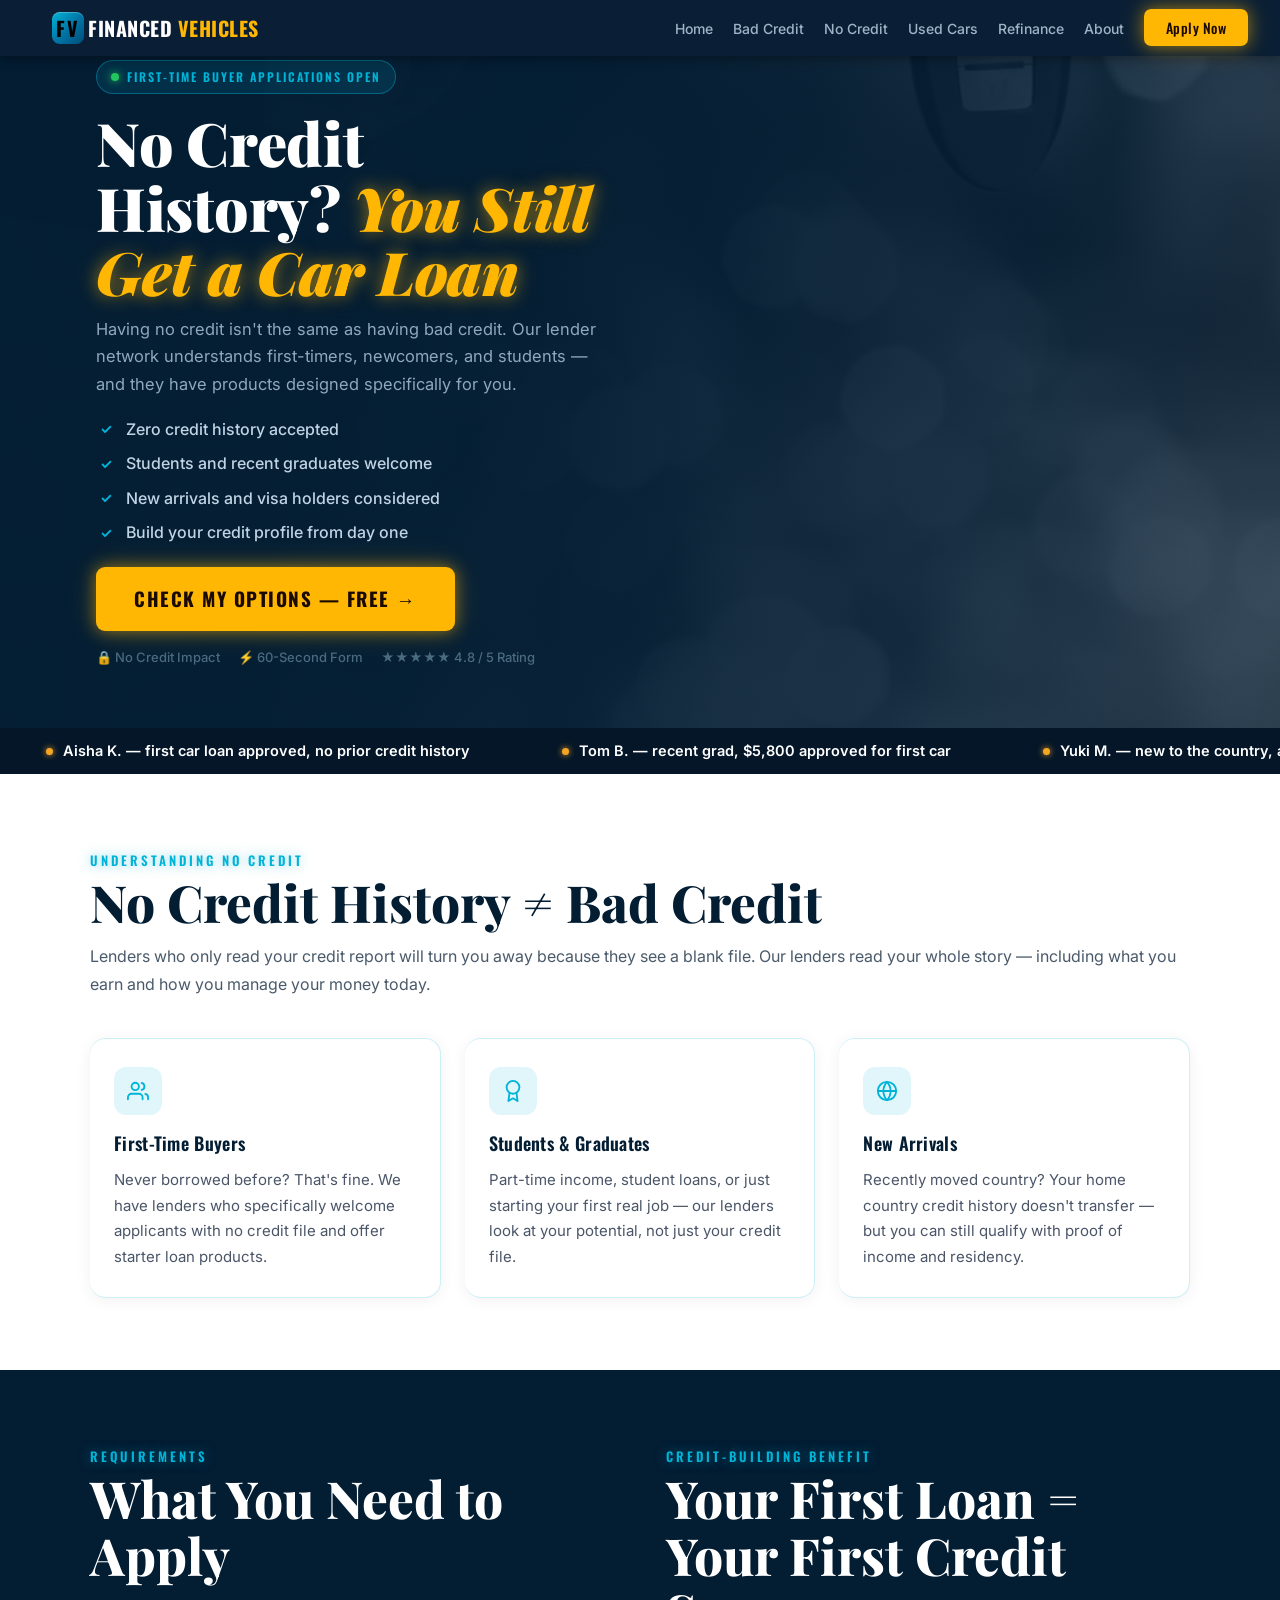
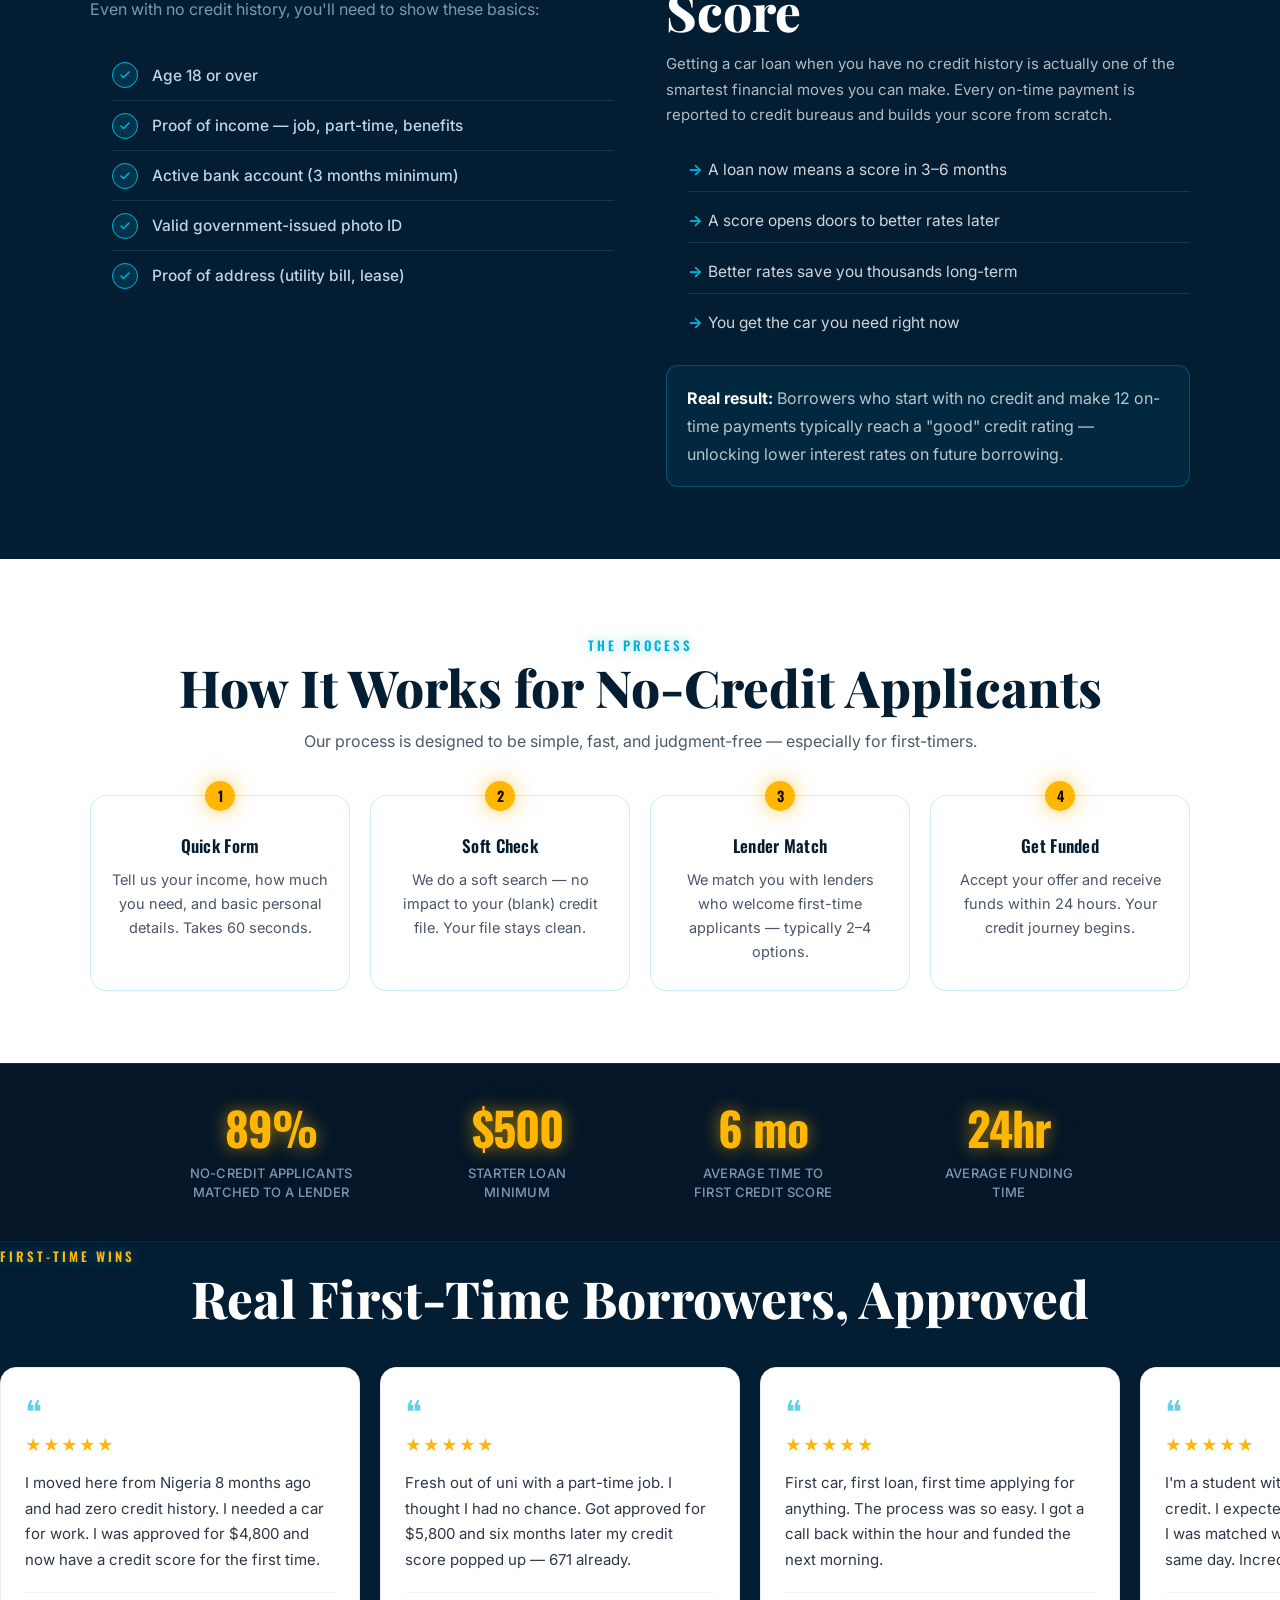
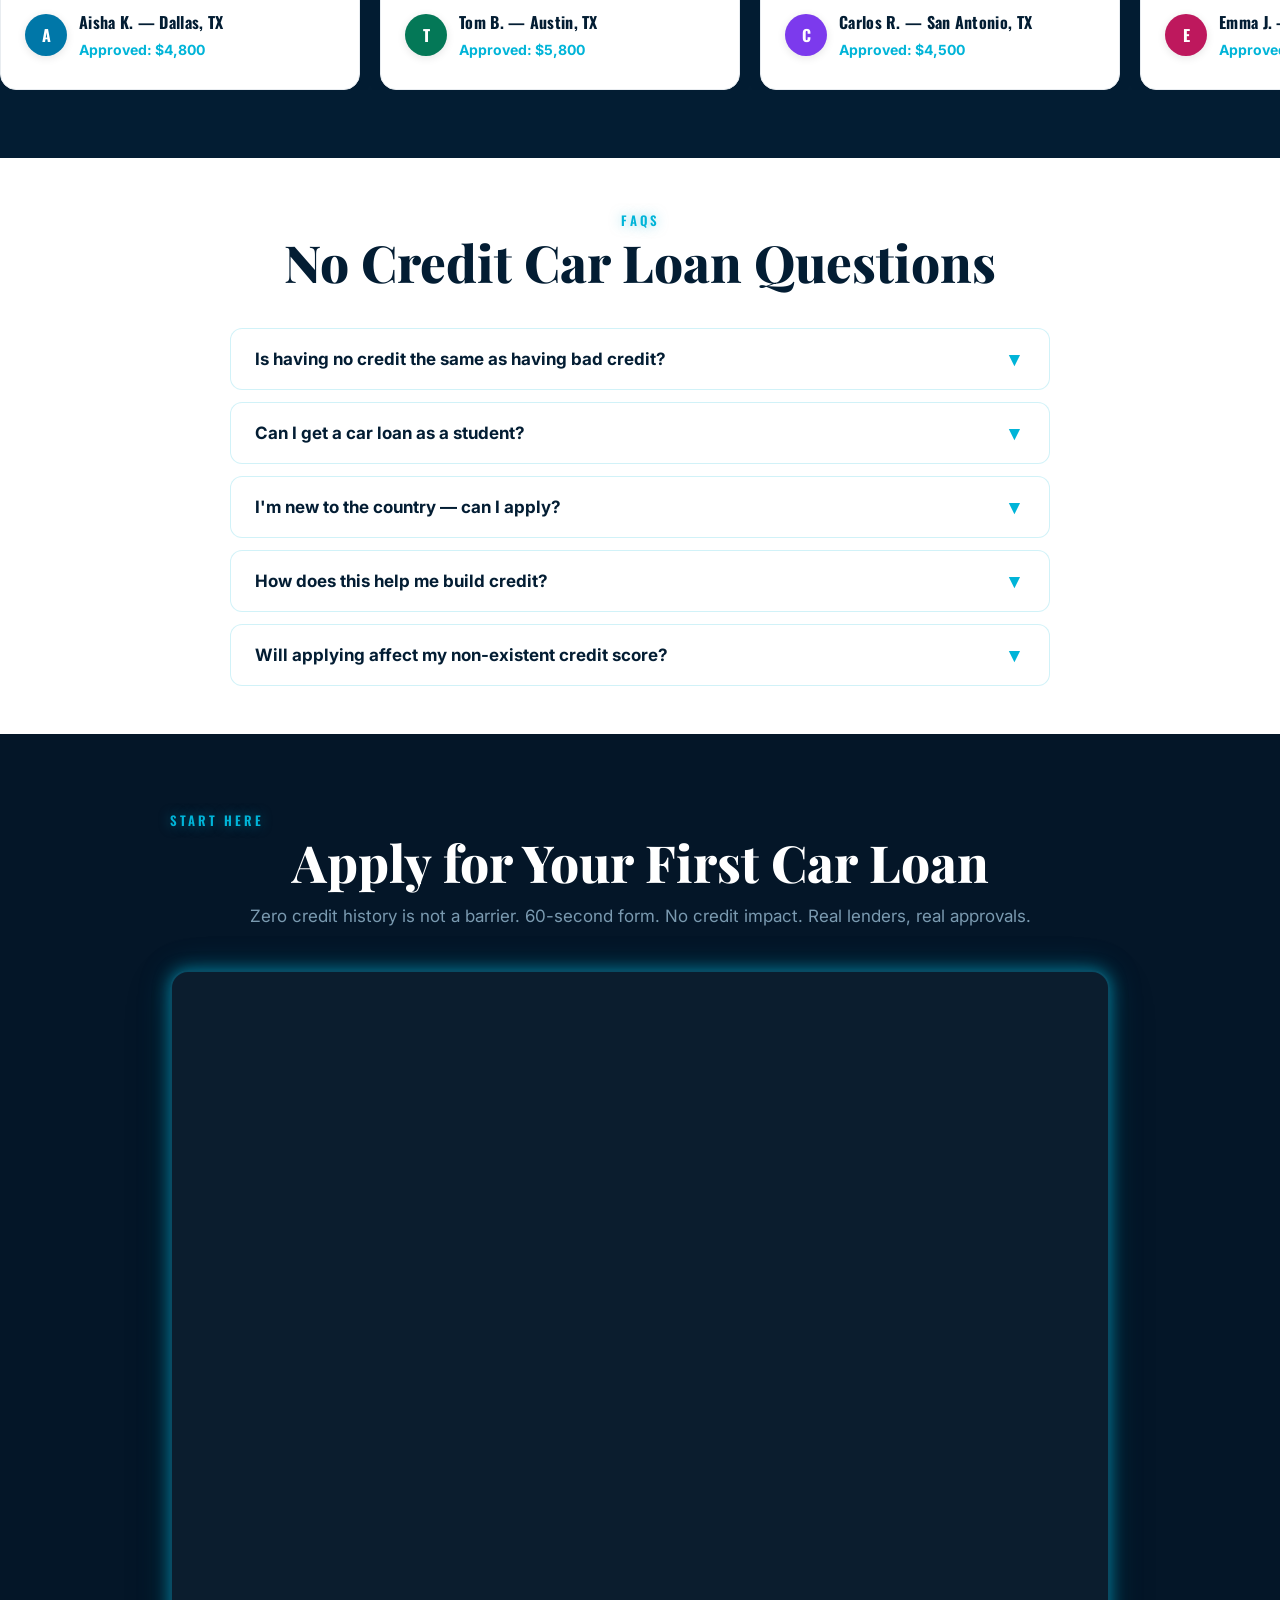
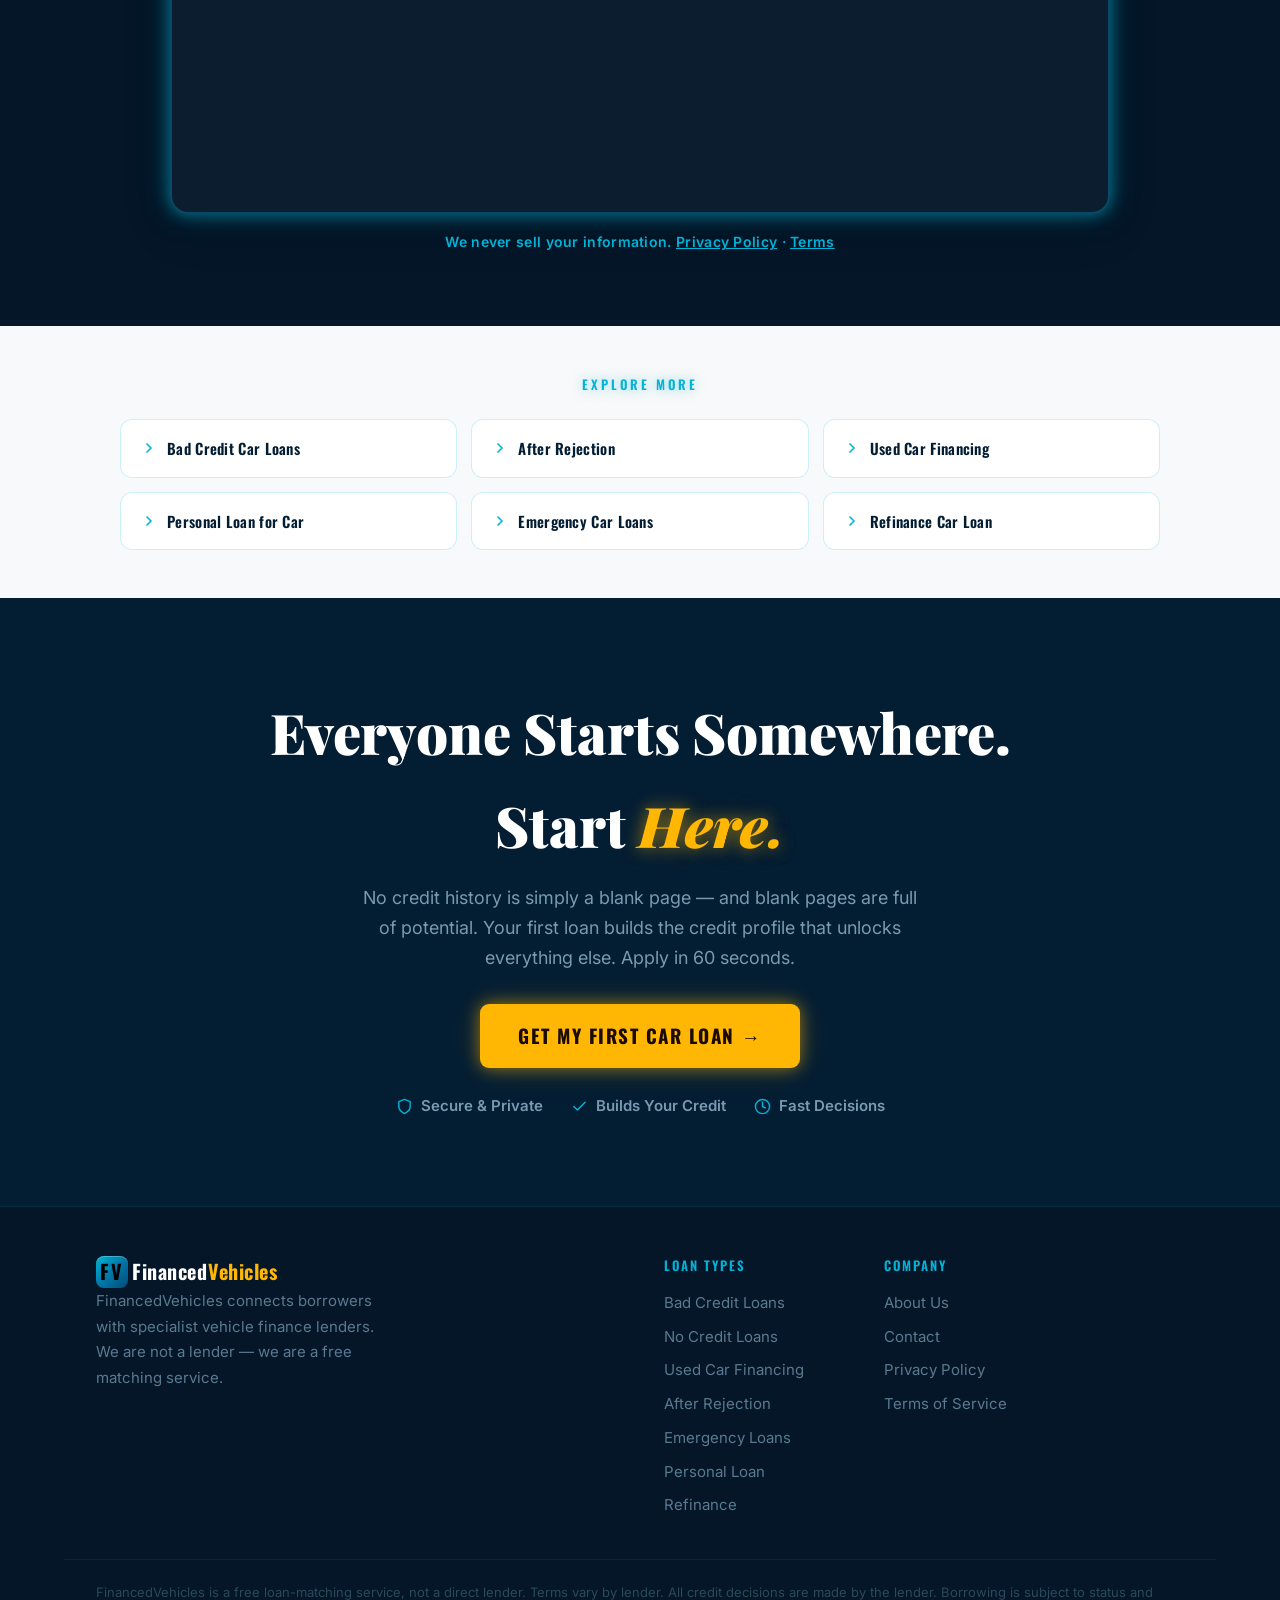
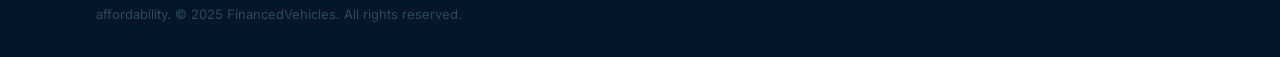
<file: no-credit-car-loans/index.html>
<!DOCTYPE html>
<html lang="en">
<head>
  <meta charset="UTF-8"/>
  <meta name="viewport" content="width=device-width, initial-scale=1.0"/>
  <title>No Credit Car Loans — First-Time Buyers Welcome | FinancedVehicles</title>
  <meta name="description" content="No credit history? No problem. Our lender network specialises in first-time borrowers, students, and newcomers. Get approved with zero credit history — apply in 60 seconds."/>
  <link rel="canonical" href="https://financedvehicles.com/no-credit-car-loans/"/>
  <meta property="og:title" content="No Credit Car Loans — First-Time Buyers Welcome | FinancedVehicles"/>
  <meta property="og:description" content="No credit history? Our specialist lenders approve first-time borrowers, students, and newcomers. Apply in 60 seconds."/>
  <meta property="og:url" content="https://financedvehicles.com/no-credit-car-loans/"/>
  <meta property="og:type" content="website"/>
  <meta name="twitter:card" content="summary_large_image"/>
  <meta name="twitter:title" content="No Credit Car Loans | FinancedVehicles"/>
  <meta name="twitter:description" content="Zero credit history is not a barrier. Get matched with lenders who specialise in first-time borrowers."/>
  <link rel="icon" href="/favicon.ico" type="image/x-icon"/>
  <!-- Google tag (gtag.js) -->
  <script async src="https://www.googletagmanager.com/gtag/js?id=G-Z3EX6JJ46B"></script>
  <script>window.dataLayer=window.dataLayer||[];function gtag(){dataLayer.push(arguments)}gtag('js',new Date());gtag('config','G-Z3EX6JJ46B');</script>
  <!-- Fonts -->
  <link rel="preconnect" href="https://fonts.googleapis.com"/>
  <link rel="preconnect" href="https://fonts.gstatic.com" crossorigin/>
  <link href="https://fonts.googleapis.com/css2?family=Playfair+Display:ital,wght@0,700;0,800;0,900;1,700;1,800&family=Inter:wght@400;500;600;700&family=Oswald:wght@500;600;700&family=Barlow+Condensed:wght@600;700;800&display=swap" rel="stylesheet"/>
  <link rel="stylesheet" href="../styles.css"/>
</head>
<body>

<!-- NAV -->
<nav id="mainNav">
  <a class="nav-logo" href="../">
    <div class="nav-logo-box">FV</div>
    <span class="nav-logo-text">FINANCED <span class="logo-vehicles">VEHICLES</span></span>
  </a>
  <ul class="nav-links">
    <li><a href="../">Home</a></li>
    <li><a href="../bad-credit-car-loans/">Bad Credit</a></li>
    <li><a href="../no-credit-car-loans/" aria-current="page">No Credit</a></li>
    <li><a href="../used-car-financing/">Used Cars</a></li>
    <li><a href="../refinance-car-loan/">Refinance</a></li>
    <li><a href="../about/">About</a></li>
    <li><a class="nav-cta" href="#apply">Apply Now</a></li>
  </ul>
  <button class="hamburger" onclick="toggleMenu()"><span></span><span></span><span></span></button>
</nav>
<div class="mobile-menu" id="mobileMenu">
  <a href="../">Home</a>
  <a href="../bad-credit-car-loans/">Bad Credit Loans</a>
  <a href="../no-credit-car-loans/">No Credit Loans</a>
  <a href="../used-car-financing/">Used Car Financing</a>
  <a href="../after-rejection-car-loans/">After Rejection</a>
  <a href="../emergency-car-loans/">Emergency Loans</a>
  <a href="../personal-loan-for-car/">Personal Loan for Car</a>
  <a href="../refinance-car-loan/">Refinance</a>
  <a href="../about/">About</a>
  <a class="nav-cta" href="#apply">Apply Now</a>
</div>

<!-- HERO -->
<section class="page-hero">
  <div class="page-hero-bg">
    <img src="../assets/images/body/car-loan-approval-key-handover.jpg" alt="Car keys handed over at loan approval" loading="eager" fetchpriority="high"/>
  </div>
  <div class="page-hero-content">
    <div class="page-hero-label">
      <span class="live-dot"></span> FIRST-TIME BUYER APPLICATIONS OPEN
    </div>
    <h1>No Credit History? <span class="accent">You Still Get a Car Loan</span></h1>
    <p class="page-hero-sub">Having no credit isn't the same as having bad credit. Our lender network understands first-timers, newcomers, and students — and they have products designed specifically for you.</p>
    <ul class="hero-bullets">
      <li><span class="bi">✓</span> Zero credit history accepted</li>
      <li><span class="bi">✓</span> Students and recent graduates welcome</li>
      <li><span class="bi">✓</span> New arrivals and visa holders considered</li>
      <li><span class="bi">✓</span> Build your credit profile from day one</li>
    </ul>
    <a class="btn-quiz-trigger" href="#apply" data-open-quiz>Check My Options — Free →</a>
    <div class="hero-trust">
      <span class="trust-item">🔒 No Credit Impact</span>
      <span class="trust-item">⚡ 60-Second Form</span>
      <span class="trust-item">★★★★★ 4.8 / 5 Rating</span>
    </div>
  </div>
</section>

<!-- TICKER -->
<div class="ticker-wrap" aria-hidden="true">
  <div class="ticker">
    <div class="ticker-item"><span class="dot"></span> Aisha K. — first car loan approved, no prior credit history</div>
    <div class="ticker-item"><span class="dot"></span> Tom B. — recent grad, $5,800 approved for first car</div>
    <div class="ticker-item"><span class="dot"></span> Yuki M. — new to the country, approved within 2 hours</div>
    <div class="ticker-item"><span class="dot"></span> Carlos R. — first-time applicant, $4,500 funded next day</div>
    <div class="ticker-item"><span class="dot"></span> Emma J. — student approved with part-time income proof</div>
    <div class="ticker-item"><span class="dot"></span> Aisha K. — first car loan approved, no prior credit history</div>
    <div class="ticker-item"><span class="dot"></span> Tom B. — recent grad, $5,800 approved for first car</div>
    <div class="ticker-item"><span class="dot"></span> Yuki M. — new to the country, approved within 2 hours</div>
    <div class="ticker-item"><span class="dot"></span> Carlos R. — first-time applicant, $4,500 funded next day</div>
    <div class="ticker-item"><span class="dot"></span> Emma J. — student approved with part-time income proof</div>
  </div>
</div>

<!-- WHY NO CREDIT ISN'T A PROBLEM -->
<section class="content-section">
  <div class="content-inner">
    <span class="section-label">UNDERSTANDING NO CREDIT</span>
    <h2 class="section-title">No Credit History ≠ Bad Credit</h2>
    <p class="section-sub">Lenders who only read your credit report will turn you away because they see a blank file. Our lenders read your whole story — including what you earn and how you manage your money today.</p>
    <div class="cards-grid cards-grid-3">
      <div class="info-card">
        <div class="card-icon">
          <svg width="22" height="22" viewBox="0 0 24 24" fill="none" stroke="#00b4d8" stroke-width="2" stroke-linecap="round" stroke-linejoin="round"><path d="M17 21v-2a4 4 0 0 0-4-4H5a4 4 0 0 0-4 4v2"/><circle cx="9" cy="7" r="4"/><path d="M23 21v-2a4 4 0 0 0-3-3.87"/><path d="M16 3.13a4 4 0 0 1 0 7.75"/></svg>
        </div>
        <h3>First-Time Buyers</h3>
        <p>Never borrowed before? That's fine. We have lenders who specifically welcome applicants with no credit file and offer starter loan products.</p>
      </div>
      <div class="info-card">
        <div class="card-icon">
          <svg width="22" height="22" viewBox="0 0 24 24" fill="none" stroke="#00b4d8" stroke-width="2" stroke-linecap="round" stroke-linejoin="round"><circle cx="12" cy="8" r="7"/><polyline points="8.21 13.89 7 23 12 20 17 23 15.79 13.88"/></svg>
        </div>
        <h3>Students & Graduates</h3>
        <p>Part-time income, student loans, or just starting your first real job — our lenders look at your potential, not just your credit file.</p>
      </div>
      <div class="info-card">
        <div class="card-icon">
          <svg width="22" height="22" viewBox="0 0 24 24" fill="none" stroke="#00b4d8" stroke-width="2" stroke-linecap="round" stroke-linejoin="round"><circle cx="12" cy="12" r="10"/><line x1="2" y1="12" x2="22" y2="12"/><path d="M12 2a15.3 15.3 0 0 1 4 10 15.3 15.3 0 0 1-4 10 15.3 15.3 0 0 1-4-10 15.3 15.3 0 0 1 4-10z"/></svg>
        </div>
        <h3>New Arrivals</h3>
        <p>Recently moved country? Your home country credit history doesn't transfer — but you can still qualify with proof of income and residency.</p>
      </div>
    </div>
  </div>
</section>

<!-- WHO QUALIFIES -->
<section class="content-section bg-alt">
  <div class="content-inner">
    <div style="display:grid;grid-template-columns:1fr 1fr;gap:52px;align-items:start">
      <div>
        <span class="section-label">REQUIREMENTS</span>
        <h2 class="section-title">What You Need to Apply</h2>
        <p class="section-sub" style="margin-bottom:28px">Even with no credit history, you'll need to show these basics:</p>
        <ul class="elig-list">
          <li><span class="elig-icon"><svg viewBox="0 0 24 24"><polyline points="20 6 9 17 4 12"/></svg></span>Age 18 or over</li>
          <li><span class="elig-icon"><svg viewBox="0 0 24 24"><polyline points="20 6 9 17 4 12"/></svg></span>Proof of income — job, part-time, benefits</li>
          <li><span class="elig-icon"><svg viewBox="0 0 24 24"><polyline points="20 6 9 17 4 12"/></svg></span>Active bank account (3 months minimum)</li>
          <li><span class="elig-icon"><svg viewBox="0 0 24 24"><polyline points="20 6 9 17 4 12"/></svg></span>Valid government-issued photo ID</li>
          <li><span class="elig-icon"><svg viewBox="0 0 24 24"><polyline points="20 6 9 17 4 12"/></svg></span>Proof of address (utility bill, lease)</li>
        </ul>
      </div>
      <div>
        <span class="section-label">CREDIT-BUILDING BENEFIT</span>
        <h2 class="section-title">Your First Loan = Your First Credit Score</h2>
        <p style="color:rgba(255,255,255,.7);font-size:15px;line-height:1.7;margin-bottom:20px">Getting a car loan when you have no credit history is actually one of the smartest financial moves you can make. Every on-time payment is reported to credit bureaus and builds your score from scratch.</p>
        <ul class="solution-list">
          <li>A loan now means a score in 3–6 months</li>
          <li>A score opens doors to better rates later</li>
          <li>Better rates save you thousands long-term</li>
          <li>You get the car you need right now</li>
        </ul>
        <div class="highlight-box">
          <p><strong>Real result:</strong> Borrowers who start with no credit and make 12 on-time payments typically reach a "good" credit rating — unlocking lower interest rates on future borrowing.</p>
        </div>
      </div>
    </div>
  </div>
</section>

<!-- HOW IT WORKS -->
<section class="content-section">
  <div class="content-inner text-center">
    <span class="section-label">THE PROCESS</span>
    <h2 class="section-title">How It Works for No-Credit Applicants</h2>
    <p class="section-sub">Our process is designed to be simple, fast, and judgment-free — especially for first-timers.</p>
    <div class="steps-grid">
      <div class="step-item">
        <h3>Quick Form</h3>
        <p>Tell us your income, how much you need, and basic personal details. Takes 60 seconds.</p>
      </div>
      <div class="step-item">
        <h3>Soft Check</h3>
        <p>We do a soft search — no impact to your (blank) credit file. Your file stays clean.</p>
      </div>
      <div class="step-item">
        <h3>Lender Match</h3>
        <p>We match you with lenders who welcome first-time applicants — typically 2–4 options.</p>
      </div>
      <div class="step-item">
        <h3>Get Funded</h3>
        <p>Accept your offer and receive funds within 24 hours. Your credit journey begins.</p>
      </div>
    </div>
  </div>
</section>

<!-- STAT STRIP -->
<div class="stat-strip">
  <div class="stat-strip-inner">
    <div class="stat-item"><div class="stat-num">89%</div><div class="stat-label">No-credit applicants<br>matched to a lender</div></div>
    <div class="stat-item"><div class="stat-num">$500</div><div class="stat-label">Starter loan<br>minimum</div></div>
    <div class="stat-item"><div class="stat-num">6 mo</div><div class="stat-label">Average time to<br>first credit score</div></div>
    <div class="stat-item"><div class="stat-num">24hr</div><div class="stat-label">Average funding<br>time</div></div>
  </div>
</div>

<!-- TESTIMONIALS -->
<section class="testimonials-section">
  <span class="section-label">FIRST-TIME WINS</span>
  <h2 class="section-title">Real First-Time Borrowers, Approved</h2>
  <div class="testimonials-row">
    <div class="testimonials-track row1">
      <div class="t-card"><div class="t-quote">❝</div><div class="t-stars">★★★★★</div><p class="t-text">I moved here from Nigeria 8 months ago and had zero credit history. I needed a car for work. I was approved for $4,800 and now have a credit score for the first time.</p><div class="t-author-row"><div class="t-avatar" style="background:#0077a8;color:#fff">A</div><div><div class="t-author-name">Aisha K. — Dallas, TX</div><div class="t-approved">Approved: $4,800</div></div></div></div>
      <div class="t-card"><div class="t-quote">❝</div><div class="t-stars">★★★★★</div><p class="t-text">Fresh out of uni with a part-time job. I thought I had no chance. Got approved for $5,800 and six months later my credit score popped up — 671 already.</p><div class="t-author-row"><div class="t-avatar" style="background:#047857;color:#fff">T</div><div><div class="t-author-name">Tom B. — Austin, TX</div><div class="t-approved">Approved: $5,800</div></div></div></div>
      <div class="t-card"><div class="t-quote">❝</div><div class="t-stars">★★★★★</div><p class="t-text">First car, first loan, first time applying for anything. The process was so easy. I got a call back within the hour and funded the next morning.</p><div class="t-author-row"><div class="t-avatar" style="background:#7c3aed;color:#fff">C</div><div><div class="t-author-name">Carlos R. — San Antonio, TX</div><div class="t-approved">Approved: $4,500</div></div></div></div>
      <div class="t-card"><div class="t-quote">❝</div><div class="t-stars">★★★★★</div><p class="t-text">I'm a student with a casual retail job. No credit. I expected to be laughed at. Instead I was matched with a lender and approved same day. Incredible service.</p><div class="t-author-row"><div class="t-avatar" style="background:#be185d;color:#fff">E</div><div><div class="t-author-name">Emma J. — Seattle, WA</div><div class="t-approved">Approved: $3,200</div></div></div></div>
      <!-- duplicate -->
      <div class="t-card"><div class="t-quote">❝</div><div class="t-stars">★★★★★</div><p class="t-text">I moved here from Nigeria 8 months ago and had zero credit history. I needed a car for work. I was approved for $4,800 and now have a credit score for the first time.</p><div class="t-author-row"><div class="t-avatar" style="background:#0077a8;color:#fff">A</div><div><div class="t-author-name">Aisha K. — Dallas, TX</div><div class="t-approved">Approved: $4,800</div></div></div></div>
      <div class="t-card"><div class="t-quote">❝</div><div class="t-stars">★★★★★</div><p class="t-text">Fresh out of uni with a part-time job. I thought I had no chance. Got approved for $5,800 and six months later my credit score popped up — 671 already.</p><div class="t-author-row"><div class="t-avatar" style="background:#047857;color:#fff">T</div><div><div class="t-author-name">Tom B. — Austin, TX</div><div class="t-approved">Approved: $5,800</div></div></div></div>
    </div>
  </div>
</section>

<!-- FAQ -->
<section class="faq-section">
  <div class="content-inner text-center">
    <span class="section-label">FAQs</span>
    <h2 class="section-title">No Credit Car Loan Questions</h2>
    <div class="faq-list" style="text-align:left">
      <div class="faq-item">
        <button class="faq-q" onclick="toggleFaq(this)">Is having no credit the same as having bad credit? <span class="arrow">▾</span></button>
        <div class="faq-a">No — they are different situations. No credit means no history at all (a "thin file"), while bad credit means past negative marks. Lenders treat them differently, and many prefer a thin file over a damaged one.</div>
      </div>
      <div class="faq-item">
        <button class="faq-q" onclick="toggleFaq(this)">Can I get a car loan as a student? <span class="arrow">▾</span></button>
        <div class="faq-a">Yes. Students with part-time or casual income are welcome to apply. Lenders assess your ability to repay based on your current income, not your career history. Even modest income can be enough for a starter loan.</div>
      </div>
      <div class="faq-item">
        <button class="faq-q" onclick="toggleFaq(this)">I'm new to the country — can I apply? <span class="arrow">▾</span></button>
        <div class="faq-a">Yes. New residents and visa holders are accepted. You'll typically need a valid visa, proof of income, an active bank account, and proof of address. Some lenders require 3–6 months of residency.</div>
      </div>
      <div class="faq-item">
        <button class="faq-q" onclick="toggleFaq(this)">How does this help me build credit? <span class="arrow">▾</span></button>
        <div class="faq-a">Your lender reports your payment activity to the major credit bureaus each month. Every on-time payment adds a positive entry to your file. Within 6–12 months you'll have a real credit score — typically in the fair-to-good range.</div>
      </div>
      <div class="faq-item">
        <button class="faq-q" onclick="toggleFaq(this)">Will applying affect my non-existent credit score? <span class="arrow">▾</span></button>
        <div class="faq-a">Our initial soft check has zero impact. If you proceed with a specific lender's offer and consent to a full application, they may run a hard search — this is standard and has a small, temporary effect on your score once it exists.</div>
      </div>
    </div>
  </div>
</section>

<!-- APPLY -->
<section class="apply-section" id="apply">
  <div class="apply-inner">
    <span class="section-label">START HERE</span>
    <h2 class="section-title">Apply for Your First Car Loan</h2>
    <p class="section-sub">Zero credit history is not a barrier. 60-second form. No credit impact. Real lenders, real approvals.</p>
    <div class="apply-box">
      <div class="mobile-apply-cta" id="mobile-apply-cta" style="display:none">
        <h3>Get Your First Car Loan</h3>
        <p>Tap below to start — no credit history required.</p>
        <a href="https://superpersonalfinder.com/?aff143428" target="_blank" rel="noopener noreferrer">Apply Now — It's Free →</a>
        <div class="mac-trust"><span>🔒 Secure</span><span>⚡ 60 Seconds</span><span>✓ No Credit Impact</span></div>
      </div>
      <iframe id="application-form" src="https://iframe.global/iframe?style=2&owner=USAIFRAME&tracking_code=aff143439" width="100%" frameborder="0" scrolling="no" title="Car loan application form" style="min-height:600px;display:block"></iframe>
    </div>
    <p class="no-sell">We never sell your information. <a href="../privacy-policy/" style="color:inherit">Privacy Policy</a> · <a href="../terms-of-service/" style="color:inherit">Terms</a></p>
  </div>
</section>
<script src="https://iframe.global/embed.js" async defer data-iframe-id="application-form" data-header-offset="64" data-scroll-duration="300"></script>

<!-- INTERNAL LINKS -->
<section class="internal-links">
  <div class="il-inner">
    <span class="section-label">EXPLORE MORE</span>
    <div class="il-grid">
      <a class="il-card" href="../bad-credit-car-loans/"><svg viewBox="0 0 24 24"><polyline points="9 18 15 12 9 6"/></svg> Bad Credit Car Loans</a>
      <a class="il-card" href="../after-rejection-car-loans/"><svg viewBox="0 0 24 24"><polyline points="9 18 15 12 9 6"/></svg> After Rejection</a>
      <a class="il-card" href="../used-car-financing/"><svg viewBox="0 0 24 24"><polyline points="9 18 15 12 9 6"/></svg> Used Car Financing</a>
      <a class="il-card" href="../personal-loan-for-car/"><svg viewBox="0 0 24 24"><polyline points="9 18 15 12 9 6"/></svg> Personal Loan for Car</a>
      <a class="il-card" href="../emergency-car-loans/"><svg viewBox="0 0 24 24"><polyline points="9 18 15 12 9 6"/></svg> Emergency Car Loans</a>
      <a class="il-card" href="../refinance-car-loan/"><svg viewBox="0 0 24 24"><polyline points="9 18 15 12 9 6"/></svg> Refinance Car Loan</a>
    </div>
  </div>
</section>

<!-- SOFT CLOSE -->
<section class="softclose-section">
  <div class="softclose-content">
    <h2>Everyone Starts Somewhere.<br>Start <span class="accent">Here.</span></h2>
    <p>No credit history is simply a blank page — and blank pages are full of potential. Your first loan builds the credit profile that unlocks everything else. Apply in 60 seconds.</p>
    <a class="btn-quiz-trigger" href="#apply" data-open-quiz>Get My First Car Loan →</a>
    <div class="softclose-badges">
      <span class="softclose-badge"><svg viewBox="0 0 24 24"><path d="M12 22s8-4 8-10V5l-8-3-8 3v7c0 6 8 10 8 10z"/></svg> Secure &amp; Private</span>
      <span class="softclose-badge"><svg viewBox="0 0 24 24"><polyline points="20 6 9 17 4 12"/></svg> Builds Your Credit</span>
      <span class="softclose-badge"><svg viewBox="0 0 24 24"><circle cx="12" cy="12" r="10"/><polyline points="12 6 12 12 16 14"/></svg> Fast Decisions</span>
    </div>
  </div>
</section>

<!-- FOOTER -->
<footer>
  <div class="footer-inner">
    <div class="footer-brand">
      <a class="nav-logo" href="../"><div class="nav-logo-box">FV</div><span class="nav-logo-text">Financed<span class="logo-vehicles">Vehicles</span></span></a>
      <p>FinancedVehicles connects borrowers with specialist vehicle finance lenders. We are not a lender — we are a free matching service.</p>
    </div>
    <div class="footer-col">
      <h4>Loan Types</h4>
      <a href="../bad-credit-car-loans/">Bad Credit Loans</a>
      <a href="../no-credit-car-loans/">No Credit Loans</a>
      <a href="../used-car-financing/">Used Car Financing</a>
      <a href="../after-rejection-car-loans/">After Rejection</a>
      <a href="../emergency-car-loans/">Emergency Loans</a>
      <a href="../personal-loan-for-car/">Personal Loan</a>
      <a href="../refinance-car-loan/">Refinance</a>
    </div>
    <div class="footer-col">
      <h4>Company</h4>
      <a href="../about/">About Us</a>
      <a href="../contact/">Contact</a>
      <a href="../privacy-policy/">Privacy Policy</a>
      <a href="../terms-of-service/">Terms of Service</a>
    </div>
  </div>
  <div class="footer-bottom">
    <p class="disc">FinancedVehicles is a free loan-matching service, not a direct lender. Terms vary by lender. All credit decisions are made by the lender. Borrowing is subject to status and affordability. &copy; 2025 FinancedVehicles. All rights reserved.</p>
  </div>
</footer>

<script src="../main.js" defer></script>
</body>
</html>
</file>
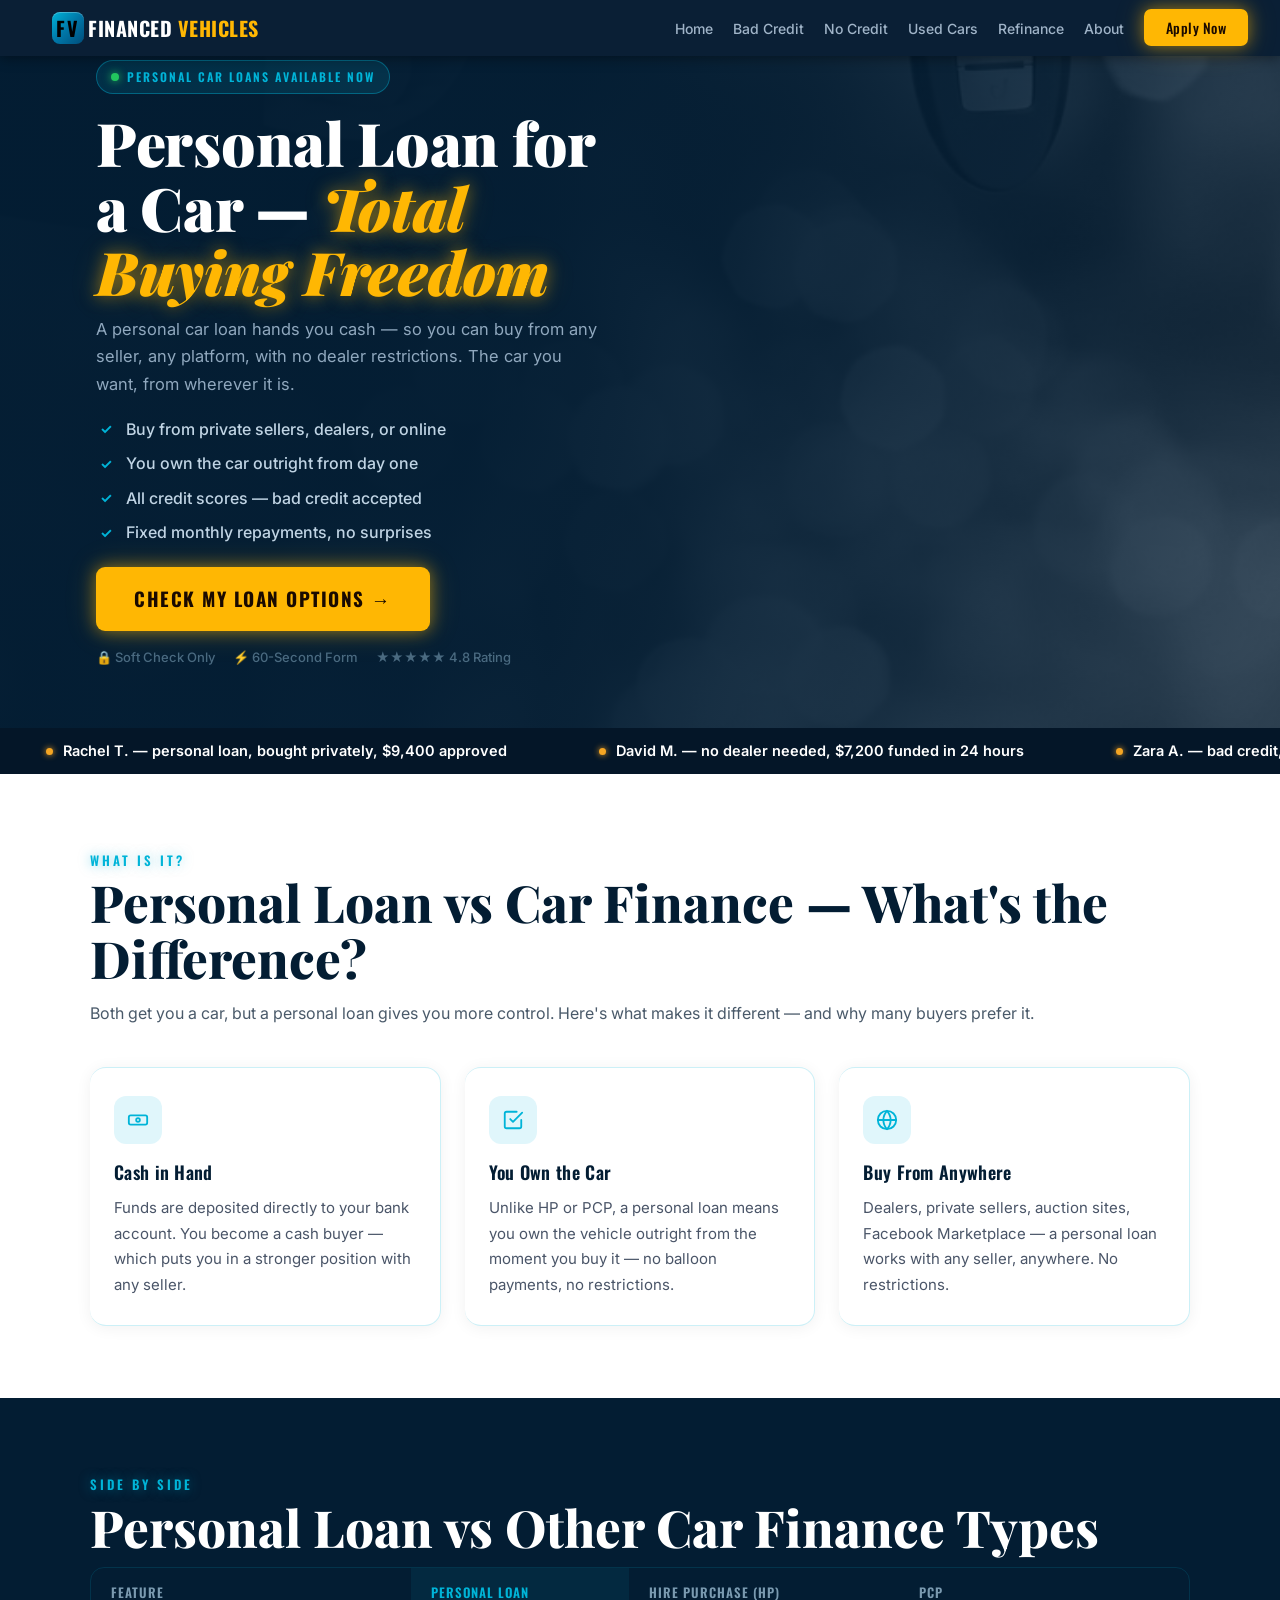
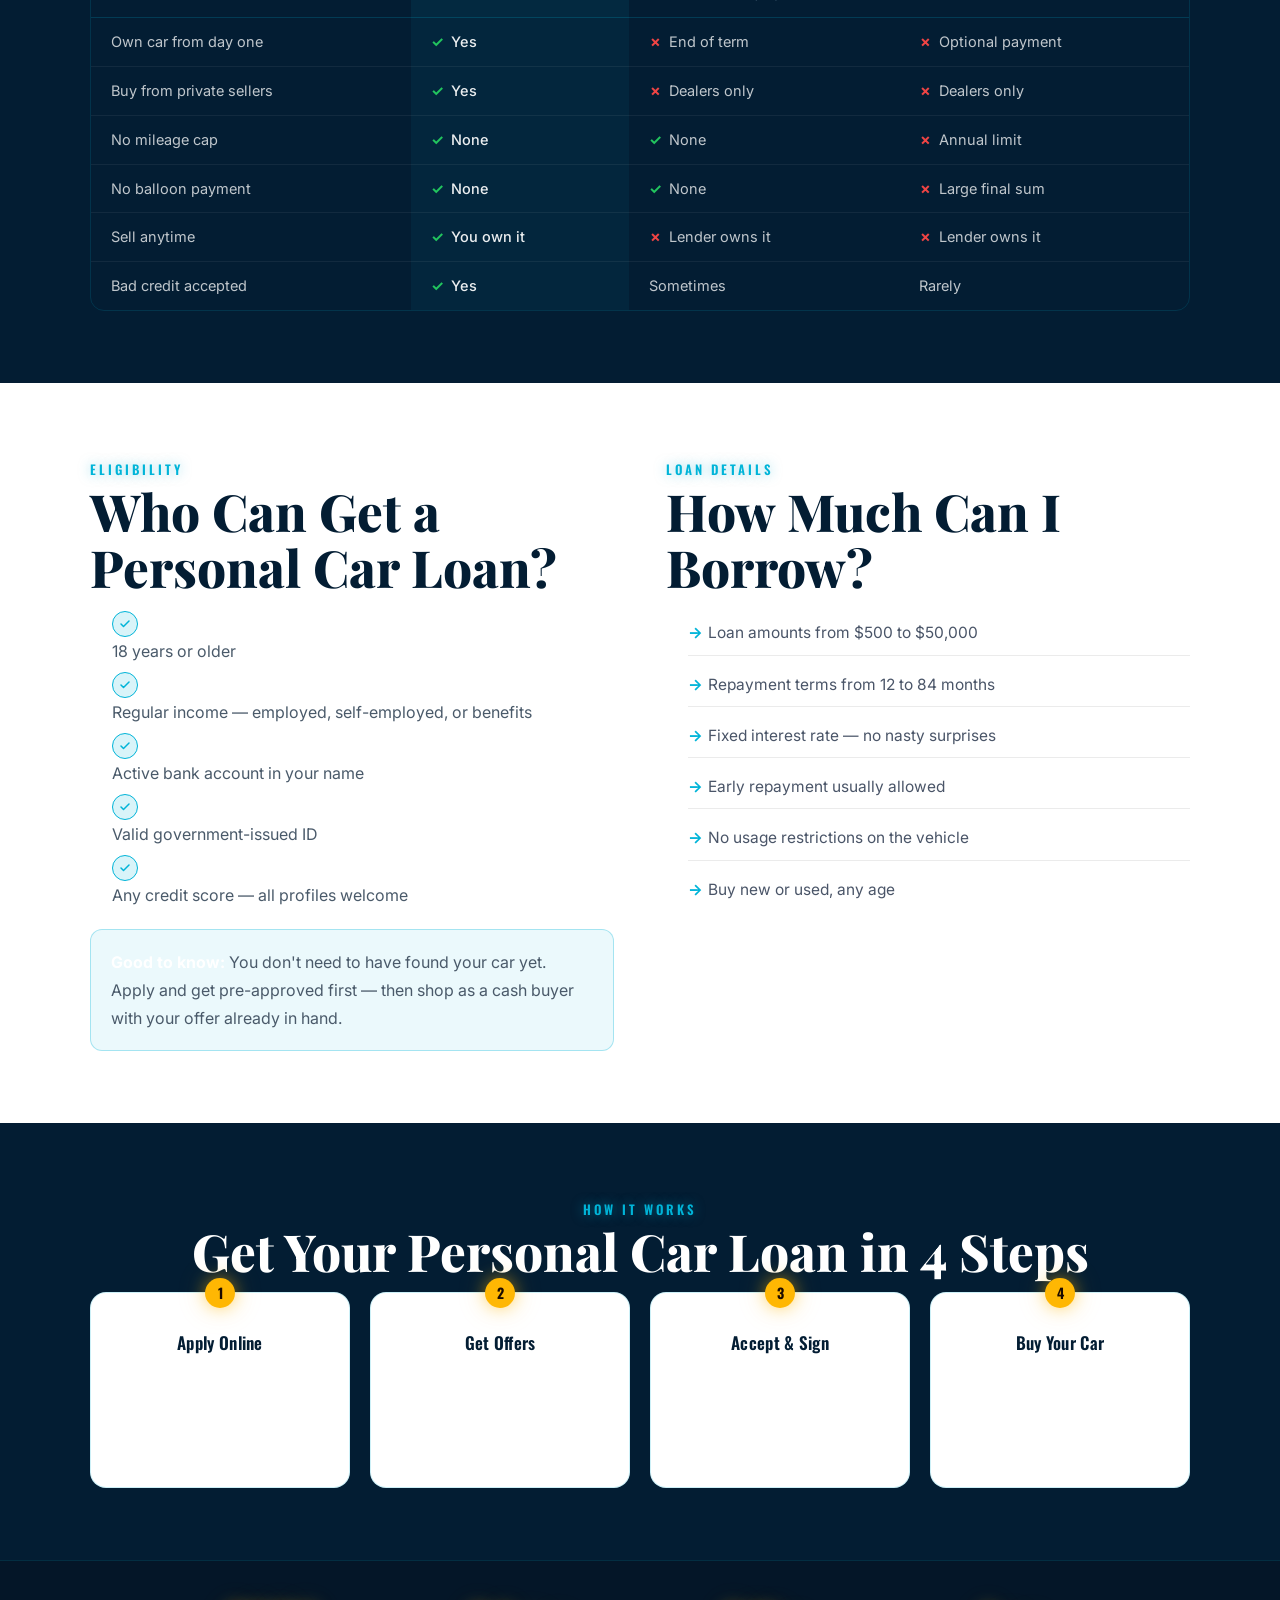
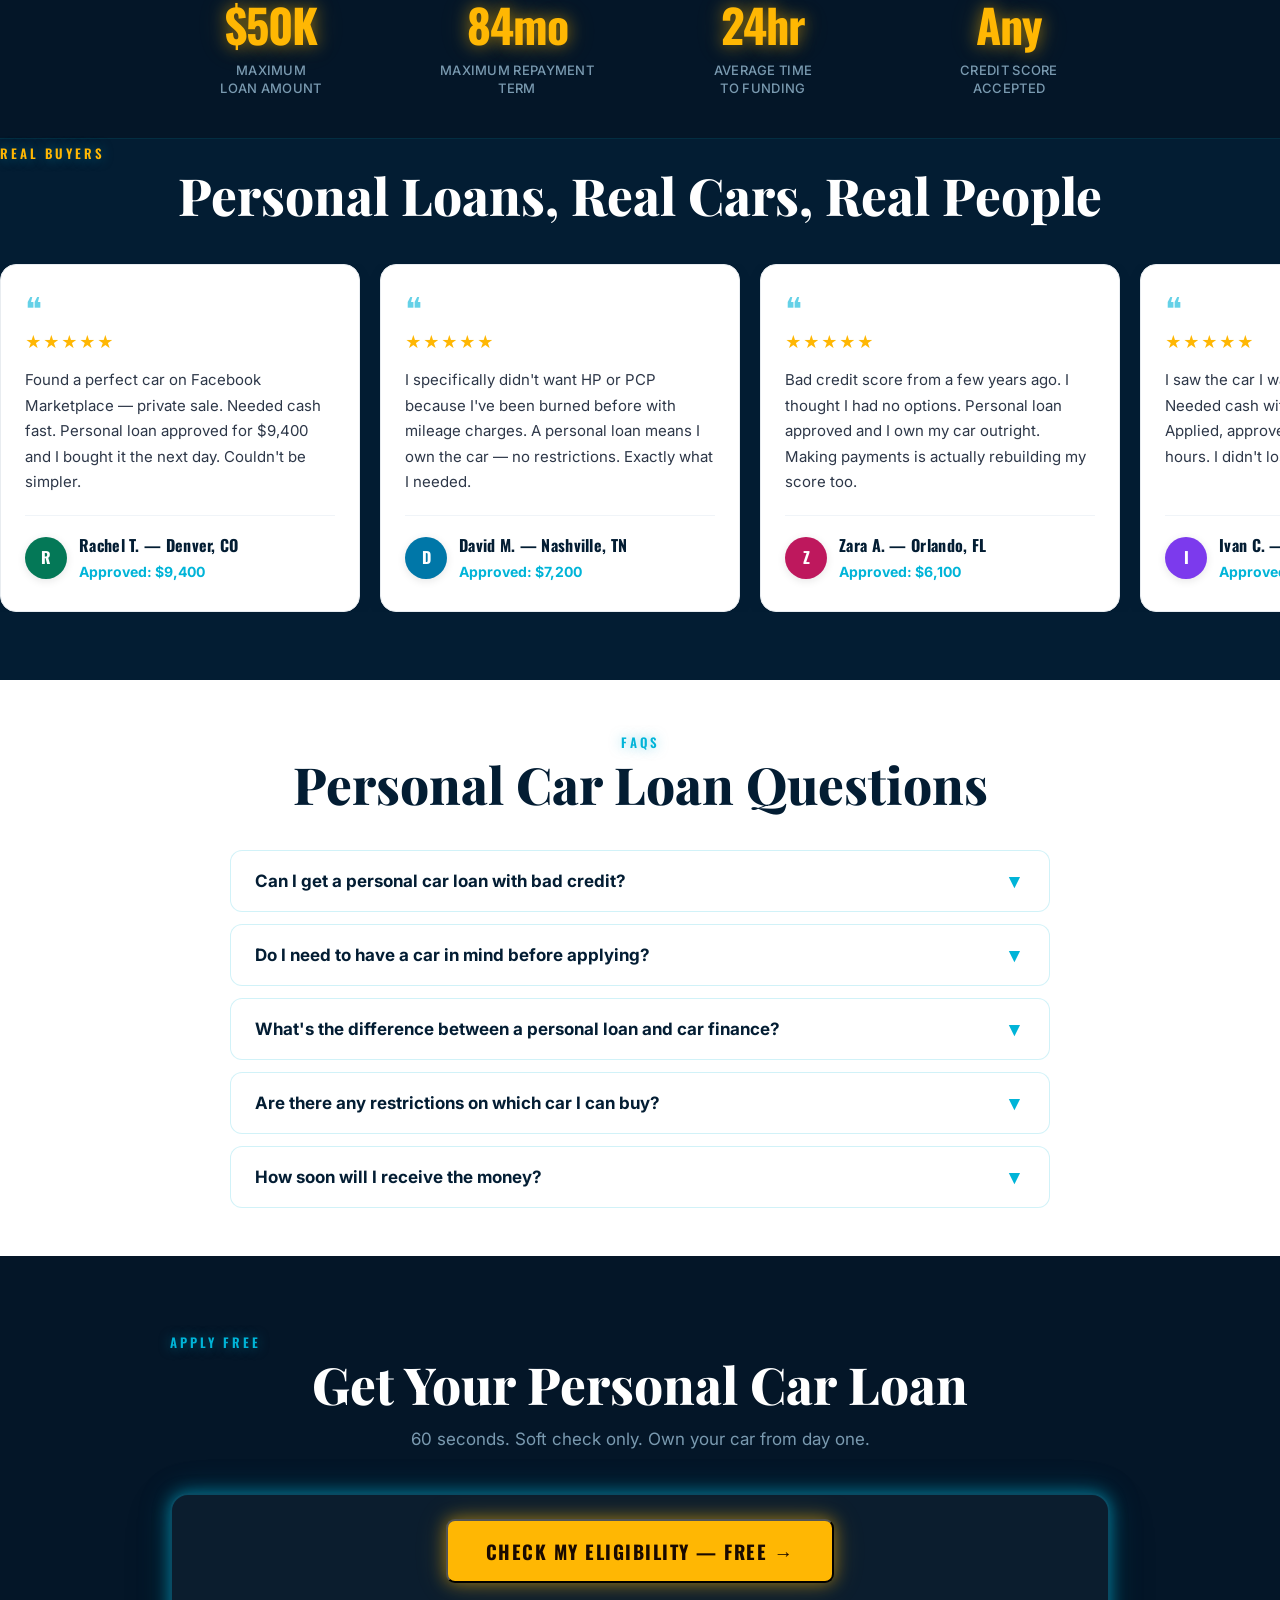
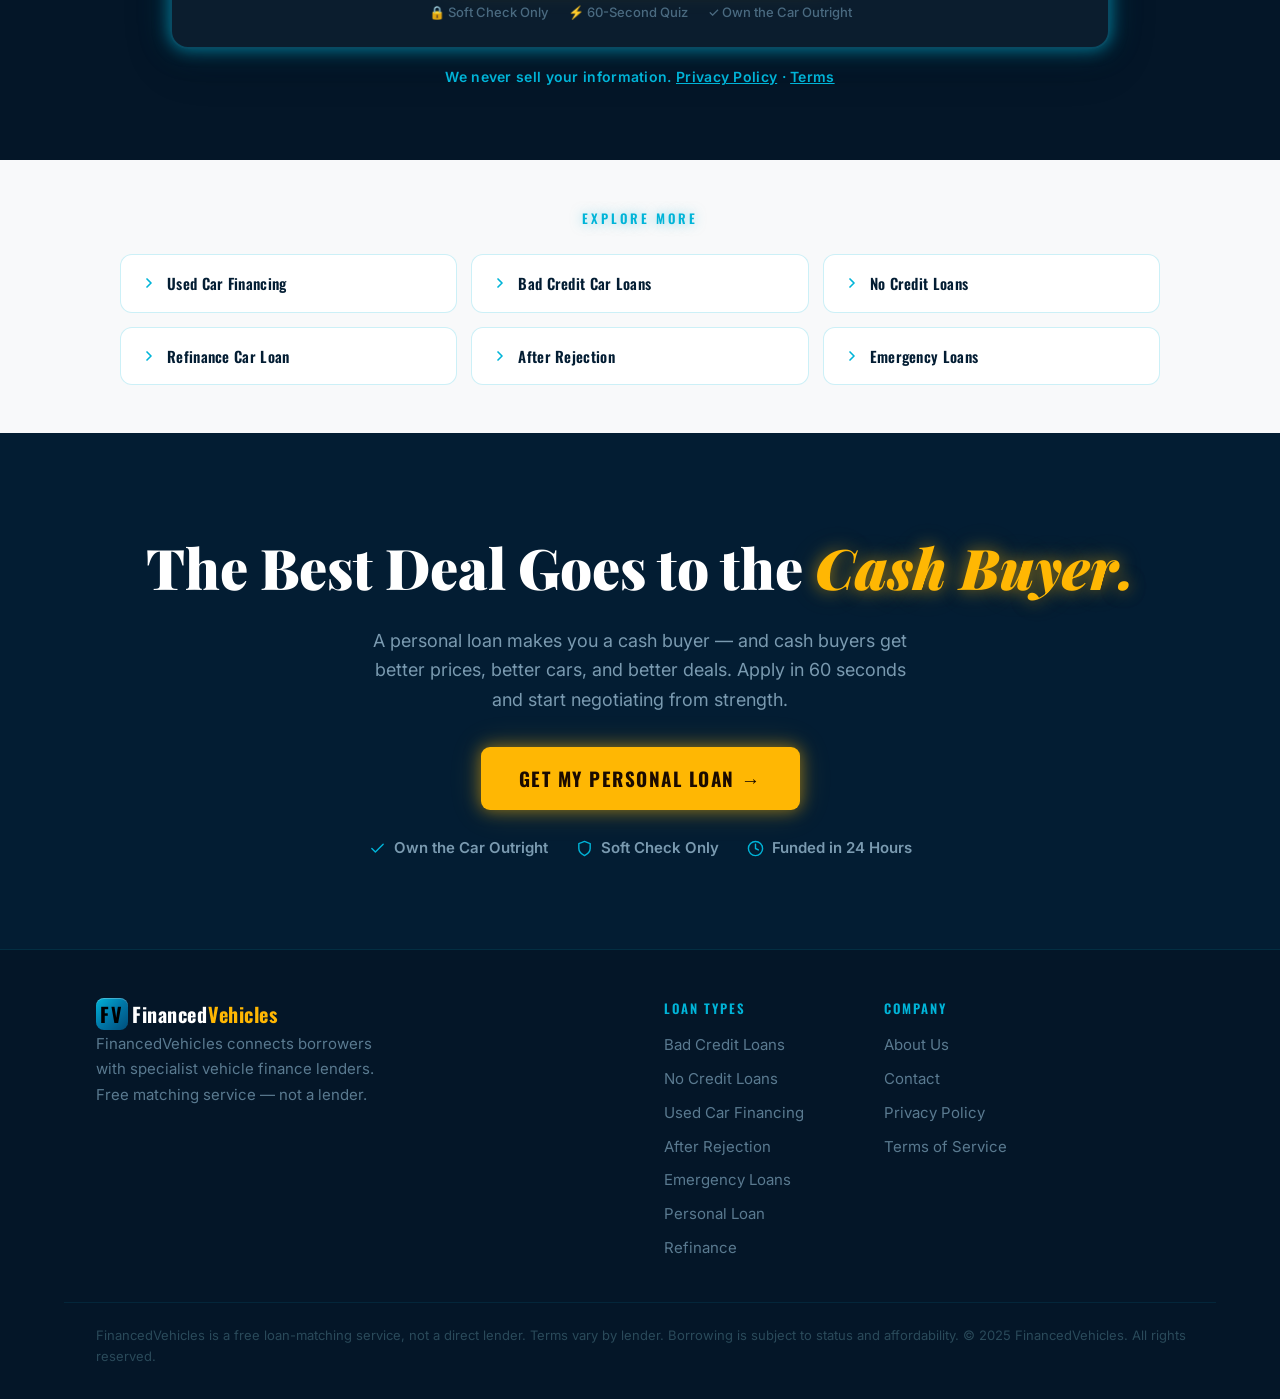
<file: personal-loan-for-car/index.html>
<!DOCTYPE html>
<html lang="en">
<head>
  <meta charset="UTF-8"/>
  <meta name="viewport" content="width=device-width, initial-scale=1.0"/>
  <title>Personal Loan for Car — Buy From Anyone, Any Credit | FinancedVehicles</title>
  <meta name="description" content="Use a personal loan to buy any car from any seller — dealer or private. No restrictions on vehicle age, mileage, or seller type. All credit scores accepted. Apply free in 60 seconds."/>
  <link rel="canonical" href="https://financedvehicles.com/personal-loan-for-car/"/>
  <meta property="og:title" content="Personal Loan for Car | FinancedVehicles"/>
  <meta property="og:description" content="A personal car loan gives you cash to buy from any seller. No dealer restrictions. All credit scores accepted."/>
  <meta property="og:url" content="https://financedvehicles.com/personal-loan-for-car/"/>
  <meta property="og:type" content="website"/>
  <meta name="twitter:card" content="summary_large_image"/>
  <link rel="icon" href="/favicon.ico" type="image/x-icon"/>
  <script async src="https://www.googletagmanager.com/gtag/js?id=G-Z3EX6JJ46B"></script>
  <script>window.dataLayer=window.dataLayer||[];function gtag(){dataLayer.push(arguments)}gtag('js',new Date());gtag('config','G-Z3EX6JJ46B');</script>
  <link rel="preconnect" href="https://fonts.googleapis.com"/>
  <link rel="preconnect" href="https://fonts.gstatic.com" crossorigin/>
  <link href="https://fonts.googleapis.com/css2?family=Playfair+Display:ital,wght@0,700;0,800;0,900;1,700;1,800&family=Inter:wght@400;500;600;700&family=Oswald:wght@500;600;700&family=Barlow+Condensed:wght@600;700;800&display=swap" rel="stylesheet"/>
  <link rel="stylesheet" href="../styles.css"/>
</head>
<body>

<nav id="mainNav">
  <a class="nav-logo" href="../"><div class="nav-logo-box">FV</div><span class="nav-logo-text">FINANCED <span class="logo-vehicles">VEHICLES</span></span></a>
  <ul class="nav-links">
    <li><a href="../">Home</a></li>
    <li><a href="../bad-credit-car-loans/">Bad Credit</a></li>
    <li><a href="../no-credit-car-loans/">No Credit</a></li>
    <li><a href="../used-car-financing/">Used Cars</a></li>
    <li><a href="../refinance-car-loan/">Refinance</a></li>
    <li><a href="../about/">About</a></li>
    <li><a class="nav-cta" href="#apply">Apply Now</a></li>
  </ul>
  <button class="hamburger" onclick="toggleMenu()"><span></span><span></span><span></span></button>
</nav>
<div class="mobile-menu" id="mobileMenu">
  <a href="../">Home</a>
  <a href="../bad-credit-car-loans/">Bad Credit Loans</a>
  <a href="../no-credit-car-loans/">No Credit Loans</a>
  <a href="../used-car-financing/">Used Car Financing</a>
  <a href="../after-rejection-car-loans/">After Rejection</a>
  <a href="../emergency-car-loans/">Emergency Loans</a>
  <a href="../personal-loan-for-car/">Personal Loan for Car</a>
  <a href="../refinance-car-loan/">Refinance</a>
  <a href="../about/">About</a>
  <a class="nav-cta" href="#apply">Apply Now</a>
</div>

<!-- HERO -->
<section class="page-hero">
  <div class="page-hero-bg">
    <img src="../assets/images/body/car-loan-approval-key-handover.jpg" alt="Car keys handed over after personal loan approval" loading="eager" fetchpriority="high"/>
  </div>
  <div class="page-hero-content">
    <div class="page-hero-label"><span class="live-dot"></span> PERSONAL CAR LOANS AVAILABLE NOW</div>
    <h1>Personal Loan for a Car — <span class="accent">Total Buying Freedom</span></h1>
    <p class="page-hero-sub">A personal car loan hands you cash — so you can buy from any seller, any platform, with no dealer restrictions. The car you want, from wherever it is.</p>
    <ul class="hero-bullets">
      <li><span class="bi">✓</span> Buy from private sellers, dealers, or online</li>
      <li><span class="bi">✓</span> You own the car outright from day one</li>
      <li><span class="bi">✓</span> All credit scores — bad credit accepted</li>
      <li><span class="bi">✓</span> Fixed monthly repayments, no surprises</li>
    </ul>
    <a class="btn-quiz-trigger" href="#apply" data-open-quiz>Check My Loan Options →</a>
    <div class="hero-trust">
      <span class="trust-item">🔒 Soft Check Only</span>
      <span class="trust-item">⚡ 60-Second Form</span>
      <span class="trust-item">★★★★★ 4.8 Rating</span>
    </div>
  </div>
</section>

<!-- TICKER -->
<div class="ticker-wrap" aria-hidden="true">
  <div class="ticker">
    <div class="ticker-item"><span class="dot"></span> Rachel T. — personal loan, bought privately, $9,400 approved</div>
    <div class="ticker-item"><span class="dot"></span> David M. — no dealer needed, $7,200 funded in 24 hours</div>
    <div class="ticker-item"><span class="dot"></span> Zara A. — bad credit, personal loan approved, owns car outright</div>
    <div class="ticker-item"><span class="dot"></span> Ivan C. — online marketplace purchase, funded next morning</div>
    <div class="ticker-item"><span class="dot"></span> Rachel T. — personal loan, bought privately, $9,400 approved</div>
    <div class="ticker-item"><span class="dot"></span> David M. — no dealer needed, $7,200 funded in 24 hours</div>
    <div class="ticker-item"><span class="dot"></span> Zara A. — bad credit, personal loan approved, owns car outright</div>
    <div class="ticker-item"><span class="dot"></span> Ivan C. — online marketplace purchase, funded next morning</div>
  </div>
</div>

<!-- WHAT IS A PERSONAL LOAN FOR CAR -->
<section class="content-section">
  <div class="content-inner">
    <span class="section-label">WHAT IS IT?</span>
    <h2 class="section-title">Personal Loan vs Car Finance — What's the Difference?</h2>
    <p class="section-sub">Both get you a car, but a personal loan gives you more control. Here's what makes it different — and why many buyers prefer it.</p>
    <div class="cards-grid cards-grid-3">
      <div class="info-card">
        <div class="card-icon"><svg width="22" height="22" viewBox="0 0 24 24" fill="none" stroke="#00b4d8" stroke-width="2" stroke-linecap="round" stroke-linejoin="round"><path d="M20 7H4a2 2 0 0 0-2 2v6a2 2 0 0 0 2 2h16a2 2 0 0 0 2-2V9a2 2 0 0 0-2-2z"/><circle cx="12" cy="12" r="2"/></svg></div>
        <h3>Cash in Hand</h3>
        <p>Funds are deposited directly to your bank account. You become a cash buyer — which puts you in a stronger position with any seller.</p>
      </div>
      <div class="info-card">
        <div class="card-icon"><svg width="22" height="22" viewBox="0 0 24 24" fill="none" stroke="#00b4d8" stroke-width="2" stroke-linecap="round" stroke-linejoin="round"><polyline points="9 11 12 14 22 4"/><path d="M21 12v7a2 2 0 0 1-2 2H5a2 2 0 0 1-2-2V5a2 2 0 0 1 2-2h11"/></svg></div>
        <h3>You Own the Car</h3>
        <p>Unlike HP or PCP, a personal loan means you own the vehicle outright from the moment you buy it — no balloon payments, no restrictions.</p>
      </div>
      <div class="info-card">
        <div class="card-icon"><svg width="22" height="22" viewBox="0 0 24 24" fill="none" stroke="#00b4d8" stroke-width="2" stroke-linecap="round" stroke-linejoin="round"><circle cx="12" cy="12" r="10"/><line x1="2" y1="12" x2="22" y2="12"/><path d="M12 2a15.3 15.3 0 0 1 4 10 15.3 15.3 0 0 1-4 10 15.3 15.3 0 0 1-4-10 15.3 15.3 0 0 1 4-10z"/></svg></div>
        <h3>Buy From Anywhere</h3>
        <p>Dealers, private sellers, auction sites, Facebook Marketplace — a personal loan works with any seller, anywhere. No restrictions.</p>
      </div>
    </div>
  </div>
</section>

<!-- COMPARE -->
<section class="content-section bg-alt">
  <div class="content-inner">
    <span class="section-label">SIDE BY SIDE</span>
    <h2 class="section-title">Personal Loan vs Other Car Finance Types</h2>
    <div style="overflow-x:auto;border-radius:14px;border:1px solid rgba(0,180,216,.15)">
      <table class="compare-table">
        <thead>
          <tr>
            <th>Feature</th>
            <th class="hl">Personal Loan</th>
            <th>Hire Purchase (HP)</th>
            <th>PCP</th>
          </tr>
        </thead>
        <tbody>
          <tr><td>Own car from day one</td><td class="hl"><span class="check">✓</span> Yes</td><td><span class="cross">✗</span> End of term</td><td><span class="cross">✗</span> Optional payment</td></tr>
          <tr><td>Buy from private sellers</td><td class="hl"><span class="check">✓</span> Yes</td><td><span class="cross">✗</span> Dealers only</td><td><span class="cross">✗</span> Dealers only</td></tr>
          <tr><td>No mileage cap</td><td class="hl"><span class="check">✓</span> None</td><td><span class="check">✓</span> None</td><td><span class="cross">✗</span> Annual limit</td></tr>
          <tr><td>No balloon payment</td><td class="hl"><span class="check">✓</span> None</td><td><span class="check">✓</span> None</td><td><span class="cross">✗</span> Large final sum</td></tr>
          <tr><td>Sell anytime</td><td class="hl"><span class="check">✓</span> You own it</td><td><span class="cross">✗</span> Lender owns it</td><td><span class="cross">✗</span> Lender owns it</td></tr>
          <tr><td>Bad credit accepted</td><td class="hl"><span class="check">✓</span> Yes</td><td>Sometimes</td><td>Rarely</td></tr>
        </tbody>
      </table>
    </div>
  </div>
</section>

<!-- WHO QUALIFIES -->
<section class="content-section">
  <div class="content-inner">
    <div class="two-col-grid">
      <div>
        <span class="section-label">ELIGIBILITY</span>
        <h2 class="section-title">Who Can Get a Personal Car Loan?</h2>
        <ul class="elig-list" style="margin-top:16px">
          <li><span class="elig-icon"><svg viewBox="0 0 24 24"><polyline points="20 6 9 17 4 12"/></svg></span>18 years or older</li>
          <li><span class="elig-icon"><svg viewBox="0 0 24 24"><polyline points="20 6 9 17 4 12"/></svg></span>Regular income — employed, self-employed, or benefits</li>
          <li><span class="elig-icon"><svg viewBox="0 0 24 24"><polyline points="20 6 9 17 4 12"/></svg></span>Active bank account in your name</li>
          <li><span class="elig-icon"><svg viewBox="0 0 24 24"><polyline points="20 6 9 17 4 12"/></svg></span>Valid government-issued ID</li>
          <li><span class="elig-icon"><svg viewBox="0 0 24 24"><polyline points="20 6 9 17 4 12"/></svg></span>Any credit score — all profiles welcome</li>
        </ul>
        <div class="highlight-box" style="margin-top:20px">
          <p><strong>Good to know:</strong> You don't need to have found your car yet. Apply and get pre-approved first — then shop as a cash buyer with your offer already in hand.</p>
        </div>
      </div>
      <div>
        <span class="section-label">LOAN DETAILS</span>
        <h2 class="section-title">How Much Can I Borrow?</h2>
        <ul class="solution-list" style="margin-top:16px">
          <li>Loan amounts from $500 to $50,000</li>
          <li>Repayment terms from 12 to 84 months</li>
          <li>Fixed interest rate — no nasty surprises</li>
          <li>Early repayment usually allowed</li>
          <li>No usage restrictions on the vehicle</li>
          <li>Buy new or used, any age</li>
        </ul>
      </div>
    </div>
  </div>
</section>

<!-- STEPS -->
<section class="content-section bg-alt">
  <div class="content-inner text-center">
    <span class="section-label">HOW IT WORKS</span>
    <h2 class="section-title">Get Your Personal Car Loan in 4 Steps</h2>
    <div class="steps-grid">
      <div class="step-item"><h3>Apply Online</h3><p>Complete the 60-second form — your name, income, and the amount you want to borrow.</p></div>
      <div class="step-item"><h3>Get Offers</h3><p>We match you with lenders and you receive real loan offers with rates and monthly payments shown.</p></div>
      <div class="step-item"><h3>Accept & Sign</h3><p>Choose your best offer, sign digitally, and the funds are released to your account.</p></div>
      <div class="step-item"><h3>Buy Your Car</h3><p>Pay the seller directly — private, dealer, or auction. You own the car from that moment.</p></div>
    </div>
  </div>
</section>

<!-- STAT STRIP -->
<div class="stat-strip">
  <div class="stat-strip-inner">
    <div class="stat-item"><div class="stat-num">$50K</div><div class="stat-label">Maximum<br>loan amount</div></div>
    <div class="stat-item"><div class="stat-num">84mo</div><div class="stat-label">Maximum repayment<br>term</div></div>
    <div class="stat-item"><div class="stat-num">24hr</div><div class="stat-label">Average time<br>to funding</div></div>
    <div class="stat-item"><div class="stat-num">Any</div><div class="stat-label">Credit score<br>accepted</div></div>
  </div>
</div>

<!-- TESTIMONIALS -->
<section class="testimonials-section">
  <span class="section-label">REAL BUYERS</span>
  <h2 class="section-title">Personal Loans, Real Cars, Real People</h2>
  <div class="testimonials-row">
    <div class="testimonials-track row1">
      <div class="t-card"><div class="t-quote">❝</div><div class="t-stars">★★★★★</div><p class="t-text">Found a perfect car on Facebook Marketplace — private sale. Needed cash fast. Personal loan approved for $9,400 and I bought it the next day. Couldn't be simpler.</p><div class="t-author-row"><div class="t-avatar" style="background:#047857;color:#fff">R</div><div><div class="t-author-name">Rachel T. — Denver, CO</div><div class="t-approved">Approved: $9,400</div></div></div></div>
      <div class="t-card"><div class="t-quote">❝</div><div class="t-stars">★★★★★</div><p class="t-text">I specifically didn't want HP or PCP because I've been burned before with mileage charges. A personal loan means I own the car — no restrictions. Exactly what I needed.</p><div class="t-author-row"><div class="t-avatar" style="background:#0077a8;color:#fff">D</div><div><div class="t-author-name">David M. — Nashville, TN</div><div class="t-approved">Approved: $7,200</div></div></div></div>
      <div class="t-card"><div class="t-quote">❝</div><div class="t-stars">★★★★★</div><p class="t-text">Bad credit score from a few years ago. I thought I had no options. Personal loan approved and I own my car outright. Making payments is actually rebuilding my score too.</p><div class="t-author-row"><div class="t-avatar" style="background:#be185d;color:#fff">Z</div><div><div class="t-author-name">Zara A. — Orlando, FL</div><div class="t-approved">Approved: $6,100</div></div></div></div>
      <div class="t-card"><div class="t-quote">❝</div><div class="t-stars">★★★★★</div><p class="t-text">I saw the car I wanted on an auction site. Needed cash within 48 hours to secure it. Applied, approved, funded — all within 24 hours. I didn't lose the car.</p><div class="t-author-row"><div class="t-avatar" style="background:#7c3aed;color:#fff">I</div><div><div class="t-author-name">Ivan C. — Minneapolis, MN</div><div class="t-approved">Approved: $8,800</div></div></div></div>
      <!-- duplicate -->
      <div class="t-card"><div class="t-quote">❝</div><div class="t-stars">★★★★★</div><p class="t-text">Found a perfect car on Facebook Marketplace — private sale. Needed cash fast. Personal loan approved for $9,400 and I bought it the next day. Couldn't be simpler.</p><div class="t-author-row"><div class="t-avatar" style="background:#047857;color:#fff">R</div><div><div class="t-author-name">Rachel T. — Denver, CO</div><div class="t-approved">Approved: $9,400</div></div></div></div>
      <div class="t-card"><div class="t-quote">❝</div><div class="t-stars">★★★★★</div><p class="t-text">I specifically didn't want HP or PCP because I've been burned before with mileage charges. A personal loan means I own the car — no restrictions.</p><div class="t-author-row"><div class="t-avatar" style="background:#0077a8;color:#fff">D</div><div><div class="t-author-name">David M. — Nashville, TN</div><div class="t-approved">Approved: $7,200</div></div></div></div>
    </div>
  </div>
</section>

<!-- FAQ -->
<section class="faq-section">
  <div class="content-inner text-center">
    <span class="section-label">FAQs</span>
    <h2 class="section-title">Personal Car Loan Questions</h2>
    <div class="faq-list" style="text-align:left">
      <div class="faq-item">
        <button class="faq-q" onclick="toggleFaq(this)">Can I get a personal car loan with bad credit? <span class="arrow">▾</span></button>
        <div class="faq-a">Yes. Our lender network includes specialist personal loan providers who accept all credit scores. Bad credit, thin files, and previous rejections are all considered on a case-by-case basis.</div>
      </div>
      <div class="faq-item">
        <button class="faq-q" onclick="toggleFaq(this)">Do I need to have a car in mind before applying? <span class="arrow">▾</span></button>
        <div class="faq-a">No. You can apply for pre-approval before you've found your car — then shop as a cash buyer. This often puts you in a better negotiating position with sellers.</div>
      </div>
      <div class="faq-item">
        <button class="faq-q" onclick="toggleFaq(this)">What's the difference between a personal loan and car finance? <span class="arrow">▾</span></button>
        <div class="faq-a">Car finance (HP, PCP) keeps the lender as the legal owner until you've paid off or made a final payment. A personal loan gives you cash upfront — you buy the car and own it outright immediately.</div>
      </div>
      <div class="faq-item">
        <button class="faq-q" onclick="toggleFaq(this)">Are there any restrictions on which car I can buy? <span class="arrow">▾</span></button>
        <div class="faq-a">No. Unlike HP or PCP, a personal loan has no restrictions on the vehicle's age, mileage, seller type, or location. You can even buy from overseas in some cases.</div>
      </div>
      <div class="faq-item">
        <button class="faq-q" onclick="toggleFaq(this)">How soon will I receive the money? <span class="arrow">▾</span></button>
        <div class="faq-a">Once approved and contracts signed, funds are typically transferred within 24 hours — often the same or next business day.</div>
      </div>
    </div>
  </div>
</section>

<!-- APPLY -->
<section class="apply-section" id="apply">
  <div class="apply-inner">
    <span class="section-label">APPLY FREE</span>
    <h2 class="section-title">Get Your Personal Car Loan</h2>
    <p class="section-sub">60 seconds. Soft check only. Own your car from day one.</p>
    <div class="apply-box">
      <div style="text-align:center;padding:1.5rem 0">
        <button class="btn-quiz-trigger" data-open-quiz>Check My Eligibility — Free →</button>
        <div class="mac-trust" style="justify-content:center;margin-top:1.2rem">
          <span>🔒 Soft Check Only</span>
          <span>⚡ 60-Second Quiz</span>
          <span>✓ Own the Car Outright</span>
        </div>
      </div>
    </div>
    <p class="no-sell">We never sell your information. <a href="../privacy-policy/" style="color:inherit">Privacy Policy</a> · <a href="../terms-of-service/" style="color:inherit">Terms</a></p>
  </div>
</section>
<script>
window.quizConfig = {
  steps: [
    { question: 'What best describes your income?', options: ['Employed full-time', 'Self-employed / Freelance', 'Benefits or Pension', 'Other / Mixed income'] },
    { question: 'How much are you looking to borrow?', options: ['Under $3,000', '$3,000–$8,000', '$8,000–$15,000', 'Over $15,000'] },
    { question: 'Where are you buying the car from?', options: ['A private seller', 'A dealership', 'An online platform', "Haven't decided yet"] }
  ],
  tip: "A personal loan means you own the car outright from day one — no mileage limits, no balloon payments, no restrictions. It's the most flexible option, especially for private sales.",
  redirectUrl: 'https://superpersonalfinder.com/?aff143428'
};
</script>

<!-- INTERNAL LINKS -->
<section class="internal-links">
  <div class="il-inner">
    <span class="section-label">EXPLORE MORE</span>
    <div class="il-grid">
      <a class="il-card" href="../used-car-financing/"><svg viewBox="0 0 24 24"><polyline points="9 18 15 12 9 6"/></svg> Used Car Financing</a>
      <a class="il-card" href="../bad-credit-car-loans/"><svg viewBox="0 0 24 24"><polyline points="9 18 15 12 9 6"/></svg> Bad Credit Car Loans</a>
      <a class="il-card" href="../no-credit-car-loans/"><svg viewBox="0 0 24 24"><polyline points="9 18 15 12 9 6"/></svg> No Credit Loans</a>
      <a class="il-card" href="../refinance-car-loan/"><svg viewBox="0 0 24 24"><polyline points="9 18 15 12 9 6"/></svg> Refinance Car Loan</a>
      <a class="il-card" href="../after-rejection-car-loans/"><svg viewBox="0 0 24 24"><polyline points="9 18 15 12 9 6"/></svg> After Rejection</a>
      <a class="il-card" href="../emergency-car-loans/"><svg viewBox="0 0 24 24"><polyline points="9 18 15 12 9 6"/></svg> Emergency Loans</a>
    </div>
  </div>
</section>

<!-- SOFT CLOSE -->
<section class="softclose-section">
  <div class="softclose-content">
    <h2>The Best Deal Goes to the <span class="accent">Cash Buyer.</span></h2>
    <p>A personal loan makes you a cash buyer — and cash buyers get better prices, better cars, and better deals. Apply in 60 seconds and start negotiating from strength.</p>
    <a class="btn-quiz-trigger" href="#apply" data-open-quiz>Get My Personal Loan →</a>
    <div class="softclose-badges">
      <span class="softclose-badge"><svg viewBox="0 0 24 24"><polyline points="20 6 9 17 4 12"/></svg> Own the Car Outright</span>
      <span class="softclose-badge"><svg viewBox="0 0 24 24"><path d="M12 22s8-4 8-10V5l-8-3-8 3v7c0 6 8 10 8 10z"/></svg> Soft Check Only</span>
      <span class="softclose-badge"><svg viewBox="0 0 24 24"><circle cx="12" cy="12" r="10"/><polyline points="12 6 12 12 16 14"/></svg> Funded in 24 Hours</span>
    </div>
  </div>
</section>

<footer>
  <div class="footer-inner">
    <div class="footer-brand">
      <a class="nav-logo" href="../"><div class="nav-logo-box">FV</div><span class="nav-logo-text">Financed<span class="logo-vehicles">Vehicles</span></span></a>
      <p>FinancedVehicles connects borrowers with specialist vehicle finance lenders. Free matching service — not a lender.</p>
    </div>
    <div class="footer-col">
      <h4>Loan Types</h4>
      <a href="../bad-credit-car-loans/">Bad Credit Loans</a>
      <a href="../no-credit-car-loans/">No Credit Loans</a>
      <a href="../used-car-financing/">Used Car Financing</a>
      <a href="../after-rejection-car-loans/">After Rejection</a>
      <a href="../emergency-car-loans/">Emergency Loans</a>
      <a href="../personal-loan-for-car/">Personal Loan</a>
      <a href="../refinance-car-loan/">Refinance</a>
    </div>
    <div class="footer-col">
      <h4>Company</h4>
      <a href="../about/">About Us</a>
      <a href="../contact/">Contact</a>
      <a href="../privacy-policy/">Privacy Policy</a>
      <a href="../terms-of-service/">Terms of Service</a>
    </div>
  </div>
  <div class="footer-bottom">
    <p class="disc">FinancedVehicles is a free loan-matching service, not a direct lender. Terms vary by lender. Borrowing is subject to status and affordability. &copy; 2025 FinancedVehicles. All rights reserved.</p>
  </div>
</footer>

<script src="../main.js" defer></script>
</body>
</html>
</file>
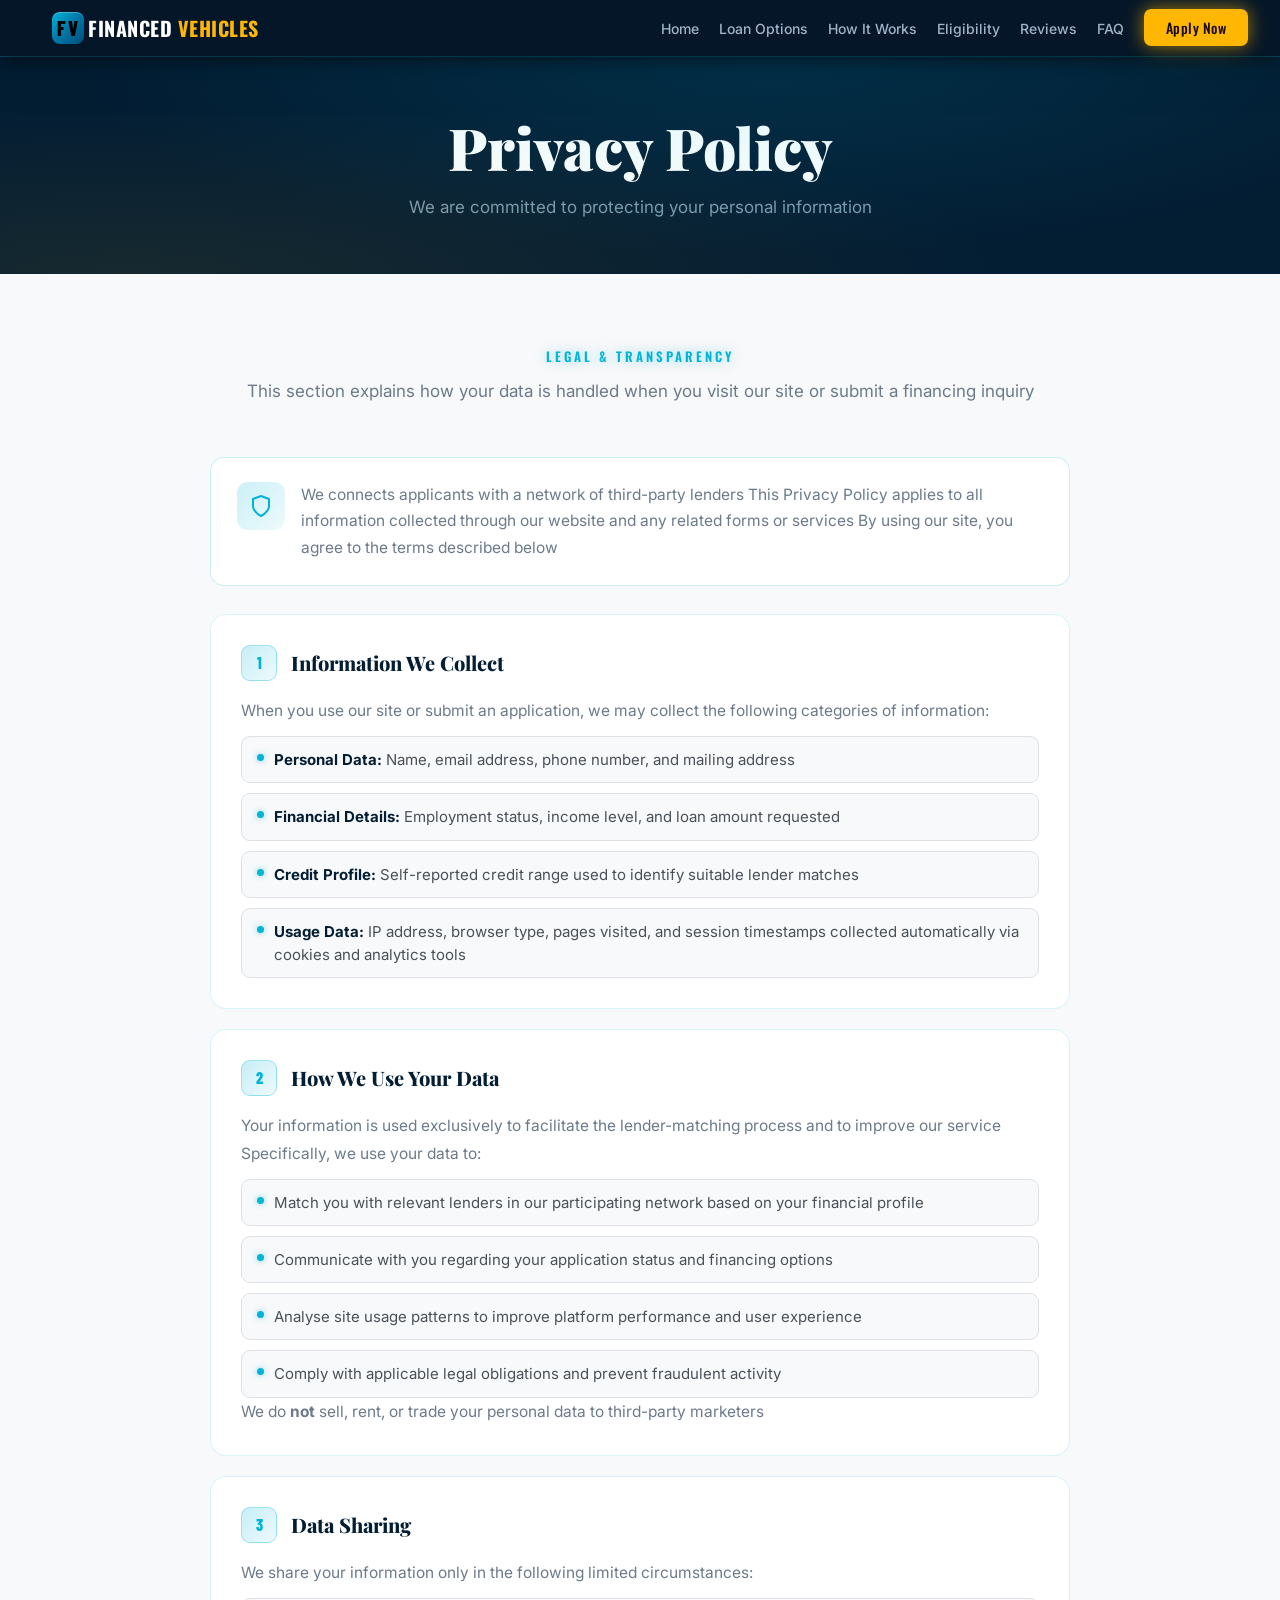
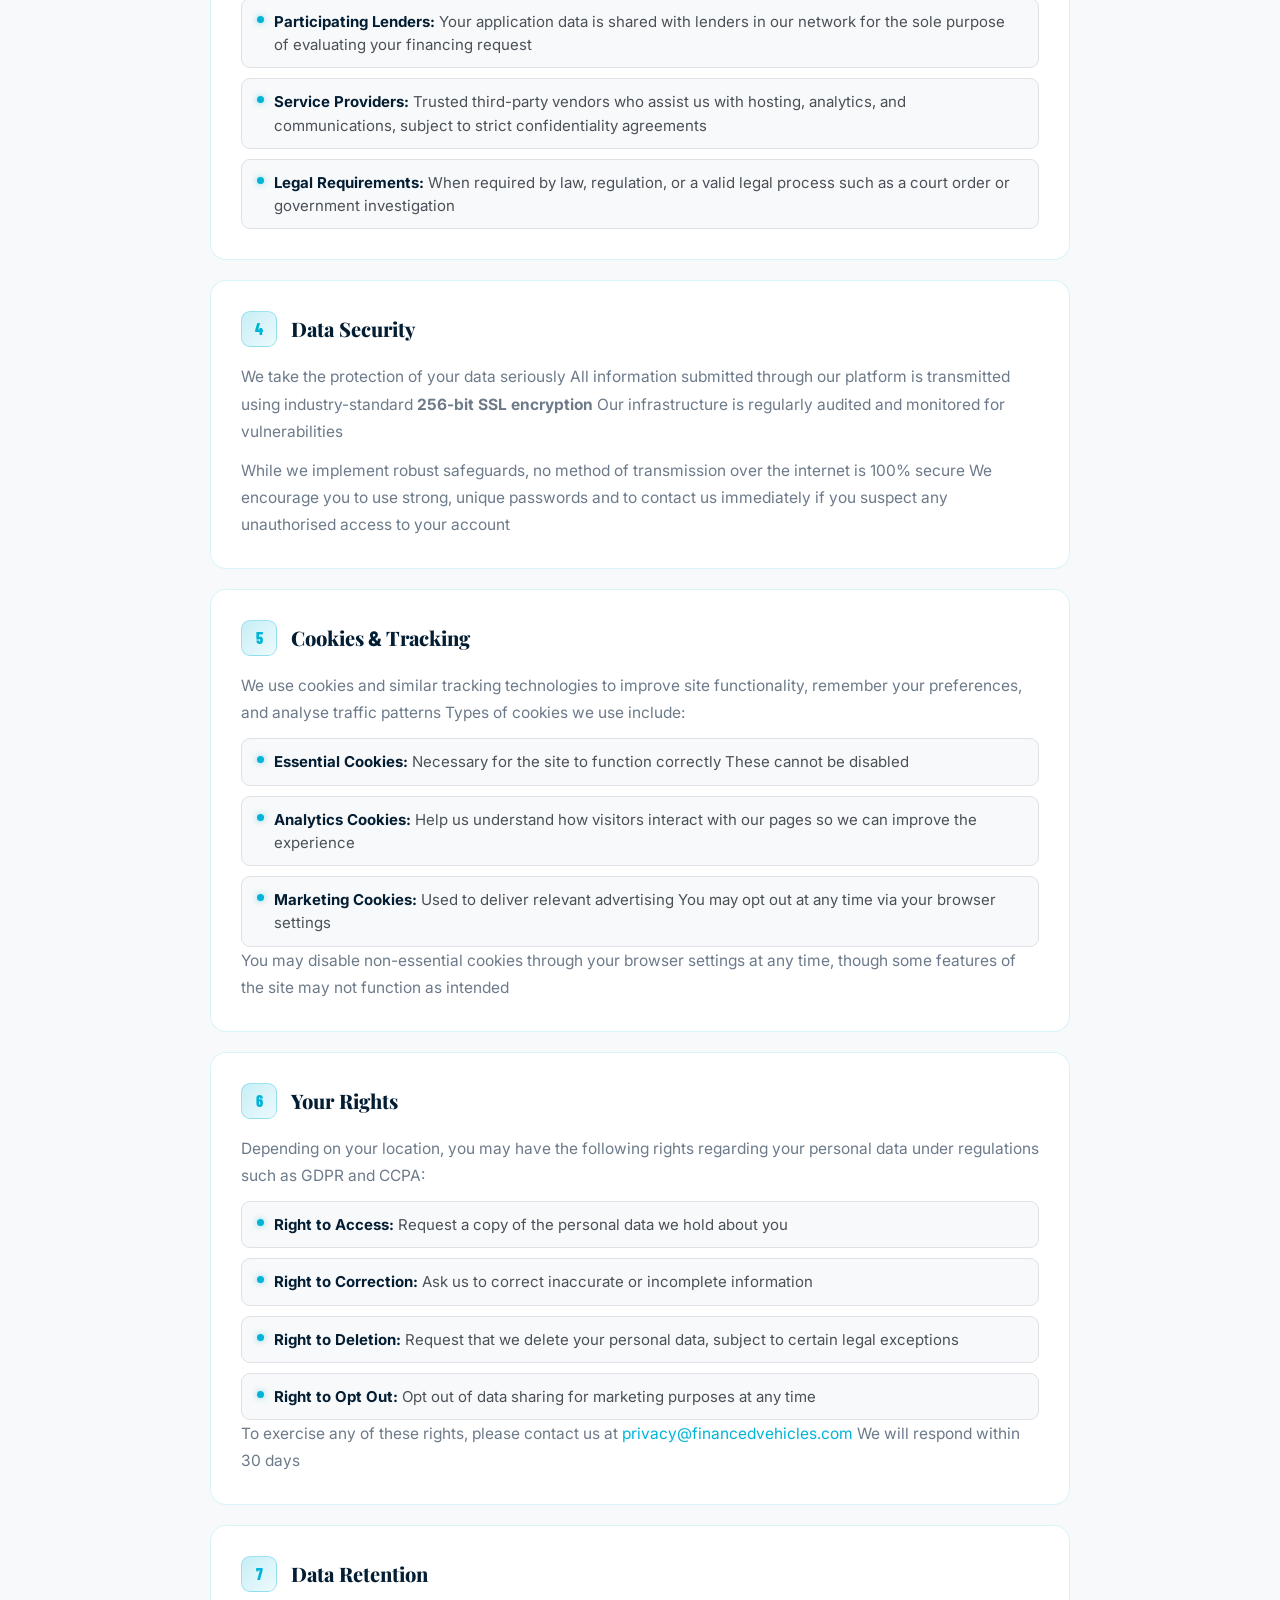
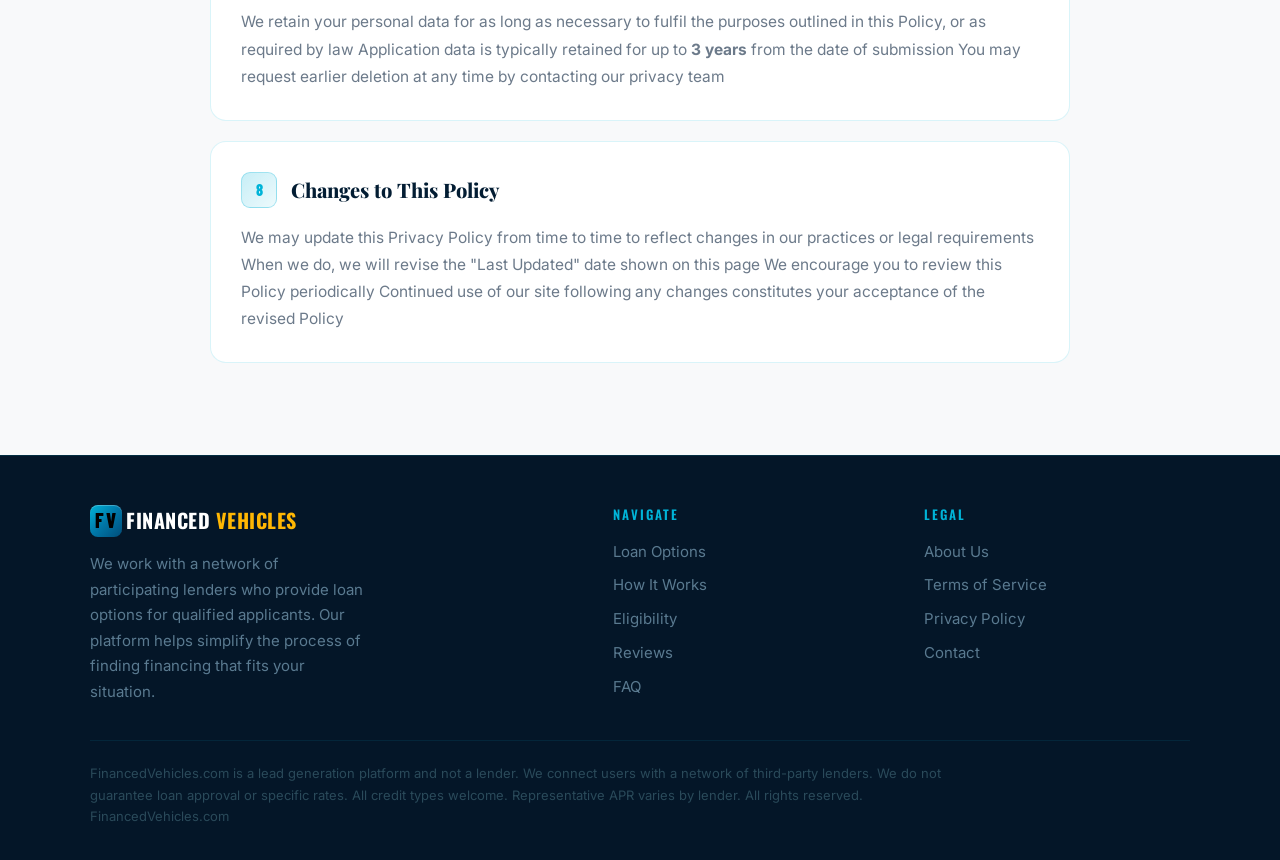
<file: privacy-policy/index.html>
<!DOCTYPE html>
<html lang="en">
<head>
<meta charset="UTF-8"/>
<meta name="viewport" content="width=device-width, initial-scale=1.0"/>
<title>Privacy Policy – FinancedVehicles</title>
<!-- Google tag (gtag.js) -->
<script async src="https://www.googletagmanager.com/gtag/js?id=G-Z3EX6JJ46B"></script>
<script>
  window.dataLayer = window.dataLayer || [];
  function gtag(){dataLayer.push(arguments);}
  gtag('js', new Date());
  gtag('config', 'G-Z3EX6JJ46B');
</script>
<meta name="description" content="Read the FinancedVehicles privacy policy to understand how we collect, use, and protect your personal information when you apply for a car loan."/>
<link rel="canonical" href="https://financedvehicles.com/privacy-policy/"/>
<meta name="robots" content="noindex, follow"/>
<meta property="og:type" content="website"/>
<meta property="og:url" content="https://financedvehicles.com/privacy-policy/"/>
<meta property="og:title" content="Privacy Policy – FinancedVehicles"/>
<meta property="og:description" content="Read the FinancedVehicles privacy policy to understand how we collect, use, and protect your personal information."/>
<link rel="preconnect" href="https://fonts.googleapis.com"/>
<link rel="preconnect" href="https://fonts.gstatic.com" crossorigin/>
<link href="https://fonts.googleapis.com/css2?family=Playfair+Display:ital,wght@0,700;0,800;0,900;1,700;1,800&family=Inter:wght@400;500;600;700&family=Oswald:wght@500;600;700&family=Barlow+Condensed:wght@600;700;800&display=swap" rel="stylesheet"/>
<link rel="icon" type="image/svg+xml" href="../assets/favicon.svg"/>
<style>
*,*::before,*::after{box-sizing:border-box;margin:0;padding:0}
:root{
  --navy:#031d33;
  --navy2:#041628;
  --navy3:#071f38;
  --cyan:#00b4d8;
  --cyan2:#0096b7;
  --cyan-glow:rgba(0,180,216,.45);
  --amber:#ffb703;
  --amber2:#e0a000;
  --white:#ffffff;
  --light:#f8f9fa;
  --text:#495057;
  --text-light:#6c7a8a;
  --border:#dee2e6;
  --glow-cyan:0 0 16px rgba(0,180,216,.55),0 0 32px rgba(0,180,216,.25);
  --glow-amber:0 0 16px rgba(255,183,3,.5),0 0 32px rgba(255,183,3,.2);
}
html,body{scroll-behavior:smooth;margin:0;padding:0;width:100%;min-height:100%}
body{font-family:'Inter',sans-serif;background:#fff;color:var(--text);line-height:1.65;overflow-x:hidden;font-size:17px}

/* ─── NAV ─── */
#mainNav{position:sticky;top:0;z-index:999;background:var(--navy2);display:flex;align-items:center;justify-content:space-between;padding:0 24px 0 52px;height:56px;box-shadow:0 2px 20px rgba(0,0,0,.6),0 1px 0 rgba(0,180,216,.2)}
.nav-logo{display:flex;align-items:center;gap:4px;text-decoration:none}
.nav-logo-box{width:32px;height:32px;background:linear-gradient(135deg,#00b4d8 0%,#0077a8 50%,#004d7a 100%);border:none;border-radius:8px;display:flex;align-items:center;justify-content:center;font-family:'Barlow Condensed',sans-serif;font-weight:800;font-size:20px;color:#000;flex-shrink:0;letter-spacing:2px;text-transform:uppercase;box-shadow:inset 0 1px 0 rgba(255,255,255,.25)}
.nav-logo-text{font-family:'Oswald',sans-serif;font-weight:700;font-size:20px;letter-spacing:.5px;color:#fff}
.logo-vehicles{color:var(--amber)}
.nav-links{display:flex;align-items:center;gap:20px;list-style:none;margin-left:auto;padding-right:8px;white-space:nowrap;flex-wrap:nowrap}
.nav-links a{color:#a0b4c8;font-size:14px;font-weight:500;text-decoration:none;transition:color .2s;white-space:nowrap}
.nav-links a:hover{color:var(--amber)}
.nav-cta{background:var(--amber);color:#1a0a00 !important;font-family:'Oswald',sans-serif;font-weight:700;font-size:14px;padding:8px 22px;border-radius:7px;text-decoration:none;letter-spacing:.5px;transition:all .2s;box-shadow:var(--glow-amber)}
.nav-cta:hover{background:var(--amber2);transform:translateY(-1px)}
.hamburger{display:none;flex-direction:column;justify-content:center;gap:5px;cursor:pointer;background:none;border:none;padding:6px;width:36px;height:36px}
.hamburger span{display:block;width:24px;height:2px;background:#fff;border-radius:2px;transition:transform .3s ease,opacity .3s ease,width .3s ease}
.hamburger.open span:nth-child(1){transform:translateY(7px) rotate(45deg)}
.hamburger.open span:nth-child(2){opacity:0;width:0}
.hamburger.open span:nth-child(3){transform:translateY(-7px) rotate(-45deg)}
.mobile-overlay{display:none;position:fixed;inset:0;background:rgba(0,0,0,.45);z-index:997;backdrop-filter:blur(2px)}
.mobile-overlay.open{display:block}
.mobile-menu{position:fixed;top:56px;left:0;right:0;background:var(--navy2);z-index:998;padding:0;flex-direction:column;border-top:1px solid rgba(0,180,216,.25);box-shadow:0 16px 40px rgba(0,0,0,.5);max-height:0;overflow:hidden;transition:max-height .38s cubic-bezier(.4,0,.2,1),padding .38s ease;display:flex}
.mobile-menu.open{max-height:420px;padding:8px 0 20px}
.mobile-menu a{color:#a0b4c8;font-size:15px;font-weight:600;text-decoration:none;padding:13px 28px;border-bottom:1px solid rgba(255,255,255,.05);transition:color .2s,background .2s;display:flex;align-items:center;gap:10px}
.mobile-menu a:last-child{border-bottom:none}
.mobile-menu a:hover{color:#fff;background:rgba(0,180,216,.07)}
.mob-arrow{margin-left:auto;font-size:11px;opacity:.4}
.mobile-menu .nav-cta{margin:12px 20px 0;border-radius:9px;text-align:center;justify-content:center;padding:14px 22px;background:var(--amber);color:#1a0a00 !important;font-family:'Barlow Condensed',sans-serif;font-weight:800;font-size:16px;letter-spacing:1px;border-bottom:none !important;box-shadow:var(--glow-amber)}
.mobile-menu .nav-cta:hover{background:var(--amber2)}

/* ─── PAGE BANNER ─── */
.page-banner{background:var(--navy);padding:60px 64px 52px;text-align:center;position:relative;overflow:hidden}
.page-banner::before{content:'';position:absolute;inset:0;background:radial-gradient(ellipse at 60% 0%,rgba(0,180,216,.13) 0%,transparent 65%),radial-gradient(ellipse at 10% 100%,rgba(255,183,3,.08) 0%,transparent 55%);pointer-events:none}
.page-banner .section-label{color:var(--cyan);font-family:'Oswald',sans-serif;font-size:13px;font-weight:600;letter-spacing:3px;text-transform:uppercase;margin-bottom:12px;text-shadow:0 0 12px rgba(0,180,216,.5)}
.page-banner h1{font-family:'Playfair Display',serif;font-size:clamp(36px,5vw,58px);font-weight:900;color:#fff;line-height:1.08;margin-bottom:14px}
.page-banner h1 em{color:var(--amber);font-style:italic;text-shadow:var(--glow-amber)}
.page-banner p{font-size:17px;color:#7a9ab0;max-width:560px;margin:0 auto;line-height:1.7}
.banner-badges{display:flex;align-items:center;justify-content:center;gap:12px;flex-wrap:wrap;margin-bottom:18px}
.banner-badge{display:inline-flex;align-items:center;gap:7px;background:rgba(0,180,216,.12);border:1px solid rgba(0,180,216,.35);color:#a0d4e4;font-size:13px;font-family:'Oswald',sans-serif;font-weight:500;letter-spacing:.5px;padding:6px 14px;border-radius:20px}
.banner-badge.green{background:rgba(34,197,94,.1);border-color:rgba(34,197,94,.3);color:#6ee7a0}
.banner-chips{display:flex;flex-wrap:wrap;justify-content:center;gap:10px;margin-top:24px}
.chip{background:rgba(255,255,255,.06);border:1px solid rgba(255,255,255,.12);color:#c0d4e4;font-size:14px;font-weight:500;padding:7px 16px;border-radius:20px}

/* ─── PRIVACY SECTION ─── */
.privacy-section{background:var(--light);padding:72px 64px}
.privacy-wrap{max-width:1060px;margin:0 auto}
.privacy-header{text-align:center;margin-bottom:52px}
.section-label{font-family:'Oswald',sans-serif;font-size:13px;font-weight:600;color:var(--cyan);letter-spacing:3px;text-transform:uppercase;margin-bottom:10px;text-shadow:0 0 12px rgba(0,180,216,.5)}
h2.section-title{font-family:'Playfair Display',serif;font-size:clamp(30px,3.8vw,46px);font-weight:800;color:var(--navy);margin-bottom:10px;line-height:1.1}
.section-sub{font-size:17px;color:var(--text-light);line-height:1.65}
.privacy-grid{display:block;max-width:860px;margin:0 auto}

/* Info card (top intro) */
.intro-card{background:#fff;border-radius:14px;border:1.5px solid rgba(0,180,216,.2);padding:24px 26px;display:flex;align-items:flex-start;gap:16px;margin-bottom:28px;max-width:860px;margin-left:auto;margin-right:auto;transition:border-color .2s,box-shadow .2s}
.intro-card:hover{border-color:var(--cyan);box-shadow:var(--glow-cyan)}
.intro-icon{width:48px;height:48px;border-radius:11px;background:linear-gradient(135deg,rgba(0,180,216,.2),rgba(0,180,216,.07));display:flex;align-items:center;justify-content:center;flex-shrink:0}
.intro-icon svg{width:24px;height:24px;stroke:var(--cyan);fill:none;stroke-width:2;stroke-linecap:round;stroke-linejoin:round}
.intro-text p{font-size:15.5px;color:var(--text-light);margin:0;line-height:1.7}

/* Policy blocks */
.policy-block{background:#fff;border-radius:16px;border:1.5px solid rgba(0,180,216,.15);padding:30px 30px;margin-bottom:20px;transition:border-color .2s,box-shadow .2s}
.policy-block:hover{border-color:rgba(0,180,216,.4);box-shadow:0 4px 24px rgba(0,0,0,.06)}
.policy-block-header{display:flex;align-items:center;gap:14px;margin-bottom:16px}
.policy-num{width:36px;height:36px;border-radius:9px;background:linear-gradient(135deg,rgba(0,180,216,.22),rgba(0,180,216,.07));display:flex;align-items:center;justify-content:center;font-family:'Barlow Condensed',sans-serif;font-weight:800;font-size:16px;color:var(--cyan);flex-shrink:0;border:1px solid rgba(0,180,216,.3)}
.policy-block h3{font-family:'Playfair Display',serif;font-size:20px;font-weight:800;color:var(--navy);line-height:1.2}
.policy-block p{font-size:15.5px;color:var(--text-light);line-height:1.75;margin-bottom:12px}
.policy-block p:last-child{margin-bottom:0}
.policy-block ul{list-style:none;display:flex;flex-direction:column;gap:10px;margin-top:8px}
.policy-block ul li{display:flex;align-items:flex-start;gap:10px;font-size:15px;color:var(--text);padding:11px 15px;background:var(--light);border-radius:9px;border:1px solid var(--border);line-height:1.55}
.policy-block ul li .li-dot{width:7px;height:7px;border-radius:50%;background:var(--cyan);flex-shrink:0;margin-top:6px;box-shadow:0 0 6px rgba(0,180,216,.5)}
.policy-block ul li strong{color:var(--navy)}
.policy-block a{color:var(--cyan);text-decoration:none;transition:color .2s}
.policy-block a:hover{color:var(--cyan2)}



/* ─── TRUST STRIP ─── */
.trust-strip{background:var(--navy2);padding:32px 64px;border-top:1px solid rgba(0,180,216,.12)}
.trust-inner{display:flex;align-items:center;justify-content:center;gap:48px;flex-wrap:wrap;max-width:900px;margin:0 auto}
.trust-item{display:flex;align-items:center;gap:10px;color:#7a9ab0;font-size:14px;font-weight:500}
.trust-item svg{width:18px;height:18px;stroke:var(--cyan);fill:none;stroke-width:2;stroke-linecap:round;stroke-linejoin:round;flex-shrink:0}

/* ─── FOOTER ─── */
footer{background:var(--navy2);padding:48px 64px 32px;border-top:1px solid rgba(0,180,216,.15)}
.footer-inner{max-width:1100px;margin:0 auto;display:grid;grid-template-columns:1.8fr 1fr 1fr;gap:44px}
.footer-logo-wrap{display:flex;align-items:center;gap:4px;margin-bottom:14px}
.footer-brand .nav-logo-text{display:block;font-family:'Oswald',sans-serif;font-weight:700;font-size:20px;color:#fff;margin-bottom:0;letter-spacing:.5px}
.footer-brand p{font-size:15px;color:#5a7a90;line-height:1.7;max-width:280px}
.footer-col h4{font-family:'Oswald',sans-serif;font-size:13px;font-weight:600;text-transform:uppercase;letter-spacing:2px;margin-bottom:14px;color:var(--cyan)}
.footer-col a{display:block;color:#5a7a90;font-size:15px;text-decoration:none;margin-bottom:9px;transition:color .2s}
.footer-col a:hover{color:var(--amber)}
.footer-bottom{border-top:1px solid rgba(0,180,216,.1);margin-top:32px;padding-top:22px;max-width:1100px;margin-left:auto;margin-right:auto}
.footer-bottom .disc{font-size:13px;color:#2a4a5a;line-height:1.65;max-width:900px}
.disc{font-size:12px;color:#2a4a60;line-height:1.65}

/* ─── RESPONSIVE ─── */

@media(max-width:900px){
  .nav-links{display:none}
  .hamburger{display:flex}
  .page-banner,.privacy-section,.trust-strip,footer{padding-left:28px;padding-right:28px}
  .footer-inner{grid-template-columns:1fr 1fr;gap:28px}
  .footer-brand{grid-column:1/-1}
  .footer-brand p{max-width:100%}
  footer{padding:36px 28px 28px}
  .trust-inner{gap:24px}
}
@media(max-width:600px){
  .footer-inner{grid-template-columns:1fr 1fr}
  .footer-brand{grid-column:1/-1}
}
</style>
<script>
function toggleMenu(){
  var m=document.getElementById('mobileMenu');
  var o=document.getElementById('mobileOverlay');
  var h=document.querySelector('.hamburger');
  if(!m||!o||!h)return;
  var isOpen=m.classList.contains('open');
  if(isOpen){m.classList.remove('open');o.classList.remove('open');h.classList.remove('open');}
  else{m.classList.add('open');o.classList.add('open');h.classList.add('open');}
}
function closeMobile(){
  var m=document.getElementById('mobileMenu');
  var o=document.getElementById('mobileOverlay');
  var h=document.querySelector('.hamburger');
  if(m)m.classList.remove('open');
  if(o)o.classList.remove('open');
  if(h)h.classList.remove('open');
}
</script>
</head>
<body>

<!-- NAV -->
<nav id="mainNav">
  <a href="../" class="nav-logo">
    <div class="nav-logo-box">FV</div>
    <span class="nav-logo-text">FINANCED <span class="logo-vehicles">VEHICLES</span></span>
  </a>
  <ul class="nav-links">
    <li><a href="../">Home</a></li>
    <li><a href="../#loan-options">Loan Options</a></li>
    <li><a href="../#how-it-works">How It Works</a></li>
    <li><a href="../#eligibility">Eligibility</a></li>
    <li><a href="../#reviews">Reviews</a></li>
    <li><a href="../#faq">FAQ</a></li>
    <li><a href="../#apply-now" class="nav-cta">Apply Now</a></li>
  </ul>
  <button class="hamburger" onclick="toggleMenu()" aria-label="Menu">
    <span></span><span></span><span></span>
  </button>
</nav>
<div class="mobile-overlay" id="mobileOverlay" onclick="closeMobile()"></div>
<div class="mobile-menu" id="mobileMenu">
  <a href="../">Home <span class="mob-arrow">›</span></a>
  <a href="../#loan-options">Loan Options <span class="mob-arrow">›</span></a>
  <a href="../#how-it-works">How It Works <span class="mob-arrow">›</span></a>
  <a href="../#eligibility">Eligibility <span class="mob-arrow">›</span></a>
  <a href="../#reviews">Reviews <span class="mob-arrow">›</span></a>
  <a href="../#faq">FAQ <span class="mob-arrow">›</span></a>
  <a href="../#apply-now" class="nav-cta">Apply Now</a>
</div>

<!-- PAGE BANNER -->
<section class="page-banner">

  <h1>Privacy Policy</h1>
  <p>We are committed to protecting your personal information</p>

</section>

<!-- PRIVACY SECTION -->
<section class="privacy-section">
  <div class="privacy-wrap">

    <div class="privacy-header">
      <p class="section-label">Legal &amp; Transparency</p>

      <p class="section-sub">This section explains how your data is handled when you visit our site or submit a financing inquiry</p>
    </div>

    <!-- Intro card -->
    <div class="intro-card">
      <div class="intro-icon">
        <svg viewBox="0 0 24 24"><path d="M12 22s8-4 8-10V5l-8-3-8 3v7c0 6 8 10 8 10z"/></svg>
      </div>
      <div class="intro-text">
        <p>We connects applicants with a network of third-party lenders This Privacy Policy applies to all information collected through our website and any related forms or services By using our site, you agree to the terms described below</p>
      </div>
    </div>

    <div class="privacy-grid">

      <!-- Main policy blocks -->
      <div>

        <div class="policy-block">
          <div class="policy-block-header">
            <div class="policy-num">1</div>
            <h3>Information We Collect</h3>
          </div>
          <p>When you use our site or submit an application, we may collect the following categories of information:</p>
          <ul>
            <li><span class="li-dot"></span><div><strong>Personal Data:</strong> Name, email address, phone number, and mailing address</div></li>
            <li><span class="li-dot"></span><div><strong>Financial Details:</strong> Employment status, income level, and loan amount requested</div></li>
            <li><span class="li-dot"></span><div><strong>Credit Profile:</strong> Self-reported credit range used to identify suitable lender matches</div></li>
            <li><span class="li-dot"></span><div><strong>Usage Data:</strong> IP address, browser type, pages visited, and session timestamps collected automatically via cookies and analytics tools</div></li>
          </ul>
        </div>

        <div class="policy-block">
          <div class="policy-block-header">
            <div class="policy-num">2</div>
            <h3>How We Use Your Data</h3>
          </div>
          <p>Your information is used exclusively to facilitate the lender-matching process and to improve our service Specifically, we use your data to:</p>
          <ul>
            <li><span class="li-dot"></span><div>Match you with relevant lenders in our participating network based on your financial profile</div></li>
            <li><span class="li-dot"></span><div>Communicate with you regarding your application status and financing options</div></li>
            <li><span class="li-dot"></span><div>Analyse site usage patterns to improve platform performance and user experience</div></li>
            <li><span class="li-dot"></span><div>Comply with applicable legal obligations and prevent fraudulent activity</div></li>
          </ul>
          <p>We do <strong>not</strong> sell, rent, or trade your personal data to third-party marketers</p>
        </div>

        <div class="policy-block">
          <div class="policy-block-header">
            <div class="policy-num">3</div>
            <h3>Data Sharing</h3>
          </div>
          <p>We share your information only in the following limited circumstances:</p>
          <ul>
            <li><span class="li-dot"></span><div><strong>Participating Lenders:</strong> Your application data is shared with lenders in our network for the sole purpose of evaluating your financing request</div></li>
            <li><span class="li-dot"></span><div><strong>Service Providers:</strong> Trusted third-party vendors who assist us with hosting, analytics, and communications, subject to strict confidentiality agreements</div></li>
            <li><span class="li-dot"></span><div><strong>Legal Requirements:</strong> When required by law, regulation, or a valid legal process such as a court order or government investigation</div></li>
          </ul>
        </div>

        <div class="policy-block">
          <div class="policy-block-header">
            <div class="policy-num">4</div>
            <h3>Data Security</h3>
          </div>
          <p>We take the protection of your data seriously All information submitted through our platform is transmitted using industry-standard <strong>256-bit SSL encryption</strong> Our infrastructure is regularly audited and monitored for vulnerabilities</p>
          <p>While we implement robust safeguards, no method of transmission over the internet is 100% secure We encourage you to use strong, unique passwords and to contact us immediately if you suspect any unauthorised access to your account</p>
        </div>

        <div class="policy-block">
          <div class="policy-block-header">
            <div class="policy-num">5</div>
            <h3>Cookies<span style="font-family:'Inter',sans-serif"> & </span>Tracking</h3>
          </div>
          <p>We use cookies and similar tracking technologies to improve site functionality, remember your preferences, and analyse traffic patterns Types of cookies we use include:</p>
          <ul>
            <li><span class="li-dot"></span><div><strong>Essential Cookies:</strong> Necessary for the site to function correctly These cannot be disabled</div></li>
            <li><span class="li-dot"></span><div><strong>Analytics Cookies:</strong> Help us understand how visitors interact with our pages so we can improve the experience</div></li>
            <li><span class="li-dot"></span><div><strong>Marketing Cookies:</strong> Used to deliver relevant advertising You may opt out at any time via your browser settings</div></li>
          </ul>
          <p>You may disable non-essential cookies through your browser settings at any time, though some features of the site may not function as intended</p>
        </div>

        <div class="policy-block">
          <div class="policy-block-header">
            <div class="policy-num">6</div>
            <h3>Your Rights</h3>
          </div>
          <p>Depending on your location, you may have the following rights regarding your personal data under regulations such as GDPR and CCPA:</p>
          <ul>
            <li><span class="li-dot"></span><div><strong>Right to Access:</strong> Request a copy of the personal data we hold about you</div></li>
            <li><span class="li-dot"></span><div><strong>Right to Correction:</strong> Ask us to correct inaccurate or incomplete information</div></li>
            <li><span class="li-dot"></span><div><strong>Right to Deletion:</strong> Request that we delete your personal data, subject to certain legal exceptions</div></li>
            <li><span class="li-dot"></span><div><strong>Right to Opt Out:</strong> Opt out of data sharing for marketing purposes at any time</div></li>
          </ul>
          <p>To exercise any of these rights, please contact us at <a href="mailto:privacy@financedvehicles.com">privacy@financedvehicles.com</a> We will respond within 30 days</p>
        </div>

        <div class="policy-block">
          <div class="policy-block-header">
            <div class="policy-num">7</div>
            <h3>Data Retention</h3>
          </div>
          <p>We retain your personal data for as long as necessary to fulfil the purposes outlined in this Policy, or as required by law Application data is typically retained for up to <strong>3 years</strong> from the date of submission You may request earlier deletion at any time by contacting our privacy team</p>
        </div>

        <div class="policy-block">
          <div class="policy-block-header">
            <div class="policy-num">8</div>
            <h3>Changes to This Policy</h3>
          </div>
          <p>We may update this Privacy Policy from time to time to reflect changes in our practices or legal requirements When we do, we will revise the "Last Updated" date shown on this page We encourage you to review this Policy periodically Continued use of our site following any changes constitutes your acceptance of the revised Policy</p>
        </div>

      </div><!-- /main -->



    </div><!-- /privacy-grid -->
  </div><!-- /privacy-wrap -->
</section>



<!-- FOOTER -->
<footer>
  <div class="footer-inner">
    <div class="footer-brand">
      <div class="footer-logo-wrap">
        <a href="../" style="display:flex;align-items:center;gap:4px;text-decoration:none">
          <div class="nav-logo-box">FV</div>
          <span class="nav-logo-text">FINANCED <span class="logo-vehicles">VEHICLES</span></span>
        </a>
      </div>
      <p>We work with a network of participating lenders who provide loan options for qualified applicants. Our platform helps simplify the process of finding financing that fits your situation.</p>
    </div>
    <div class="footer-col">
      <h4>Navigate</h4>
      <a href="../#loan-options">Loan Options</a>
      <a href="../#how-it-works">How It Works</a>
      <a href="../#eligibility">Eligibility</a>
      <a href="../#reviews">Reviews</a>
      <a href="../#faq">FAQ</a>
    </div>
    <div class="footer-col">
      <h4>Legal</h4>
      <a href="../about/">About Us</a>
      <a href="../terms-of-service/">Terms of Service</a>
      <a href="../privacy-policy/">Privacy Policy</a>
      <a href="../contact/">Contact</a>
    </div>
  </div>
  <div class="footer-bottom">
    <p class="disc">FinancedVehicles.com is a lead generation platform and not a lender. We connect users with a network of third-party lenders. We do not guarantee loan approval or specific rates. All credit types welcome. Representative APR varies by lender. All rights reserved. FinancedVehicles.com</p>
  </div>
</footer>

</body>
</html>
</file>
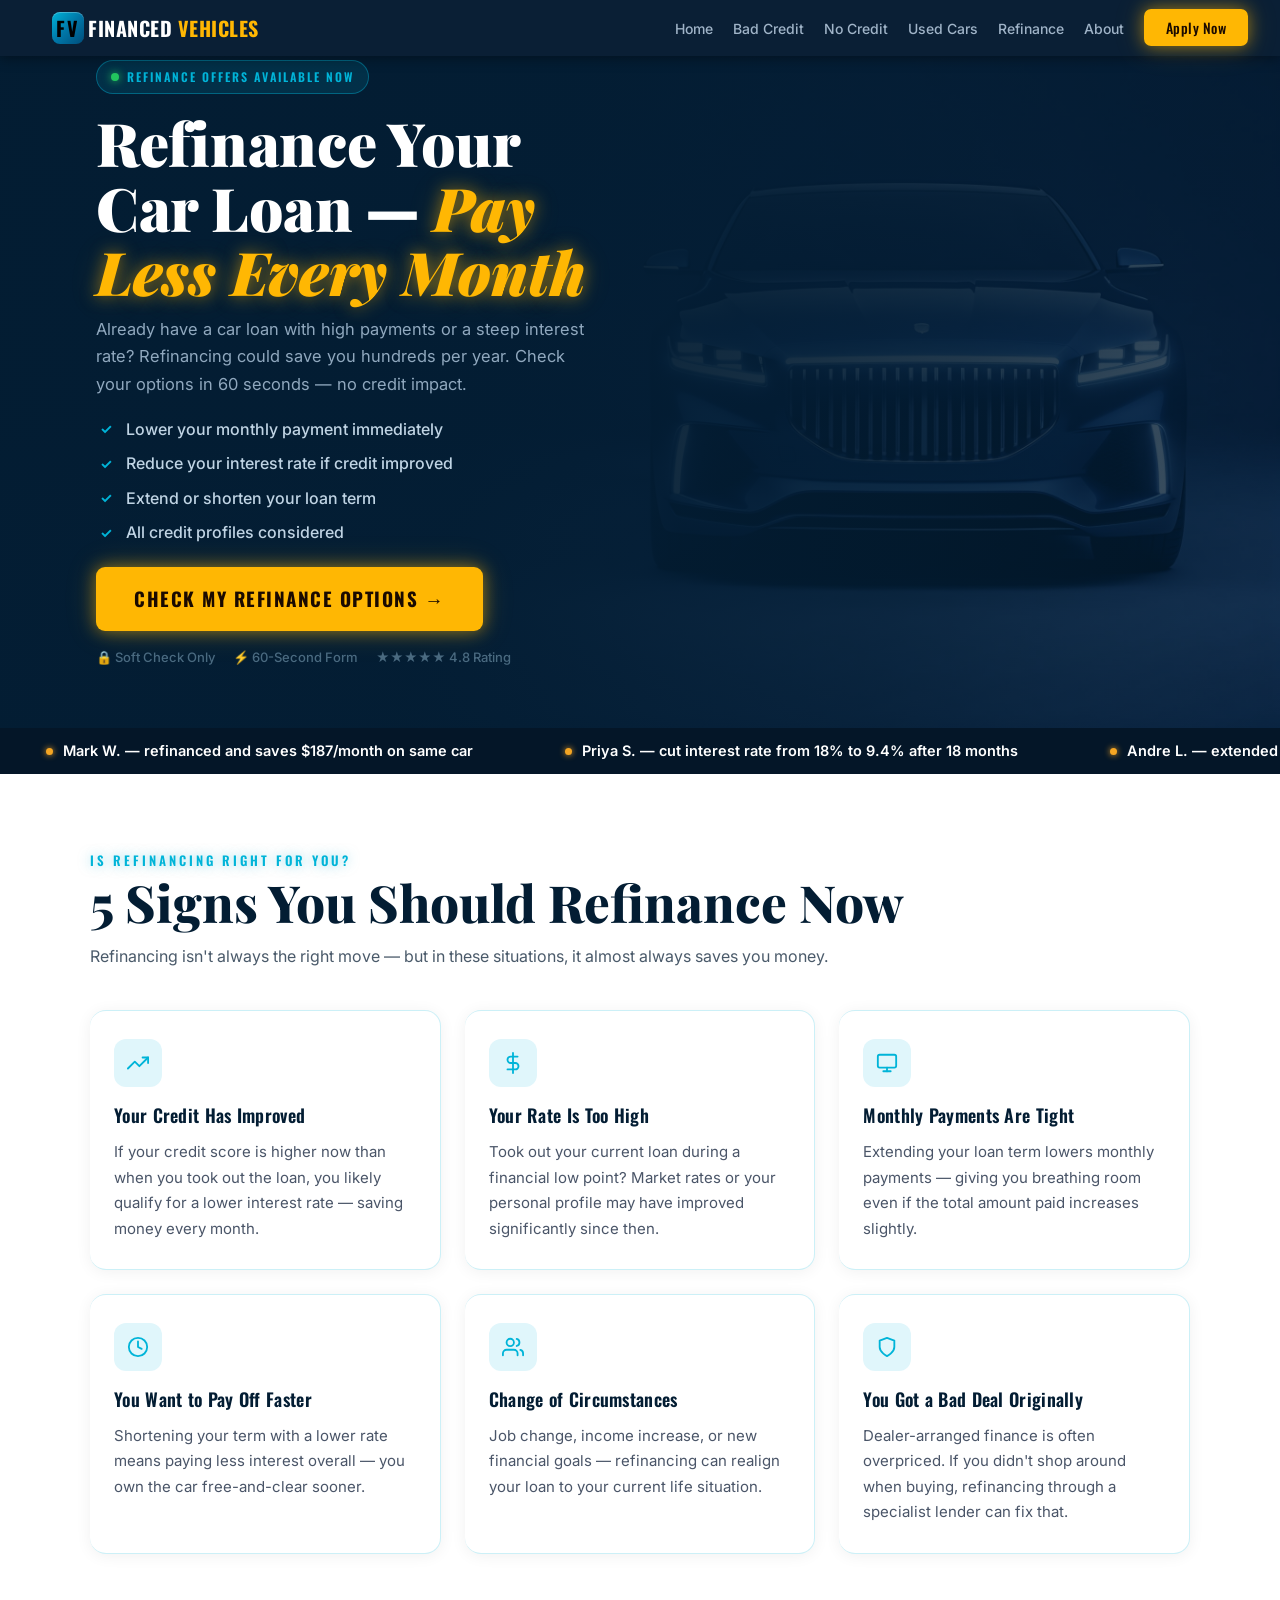
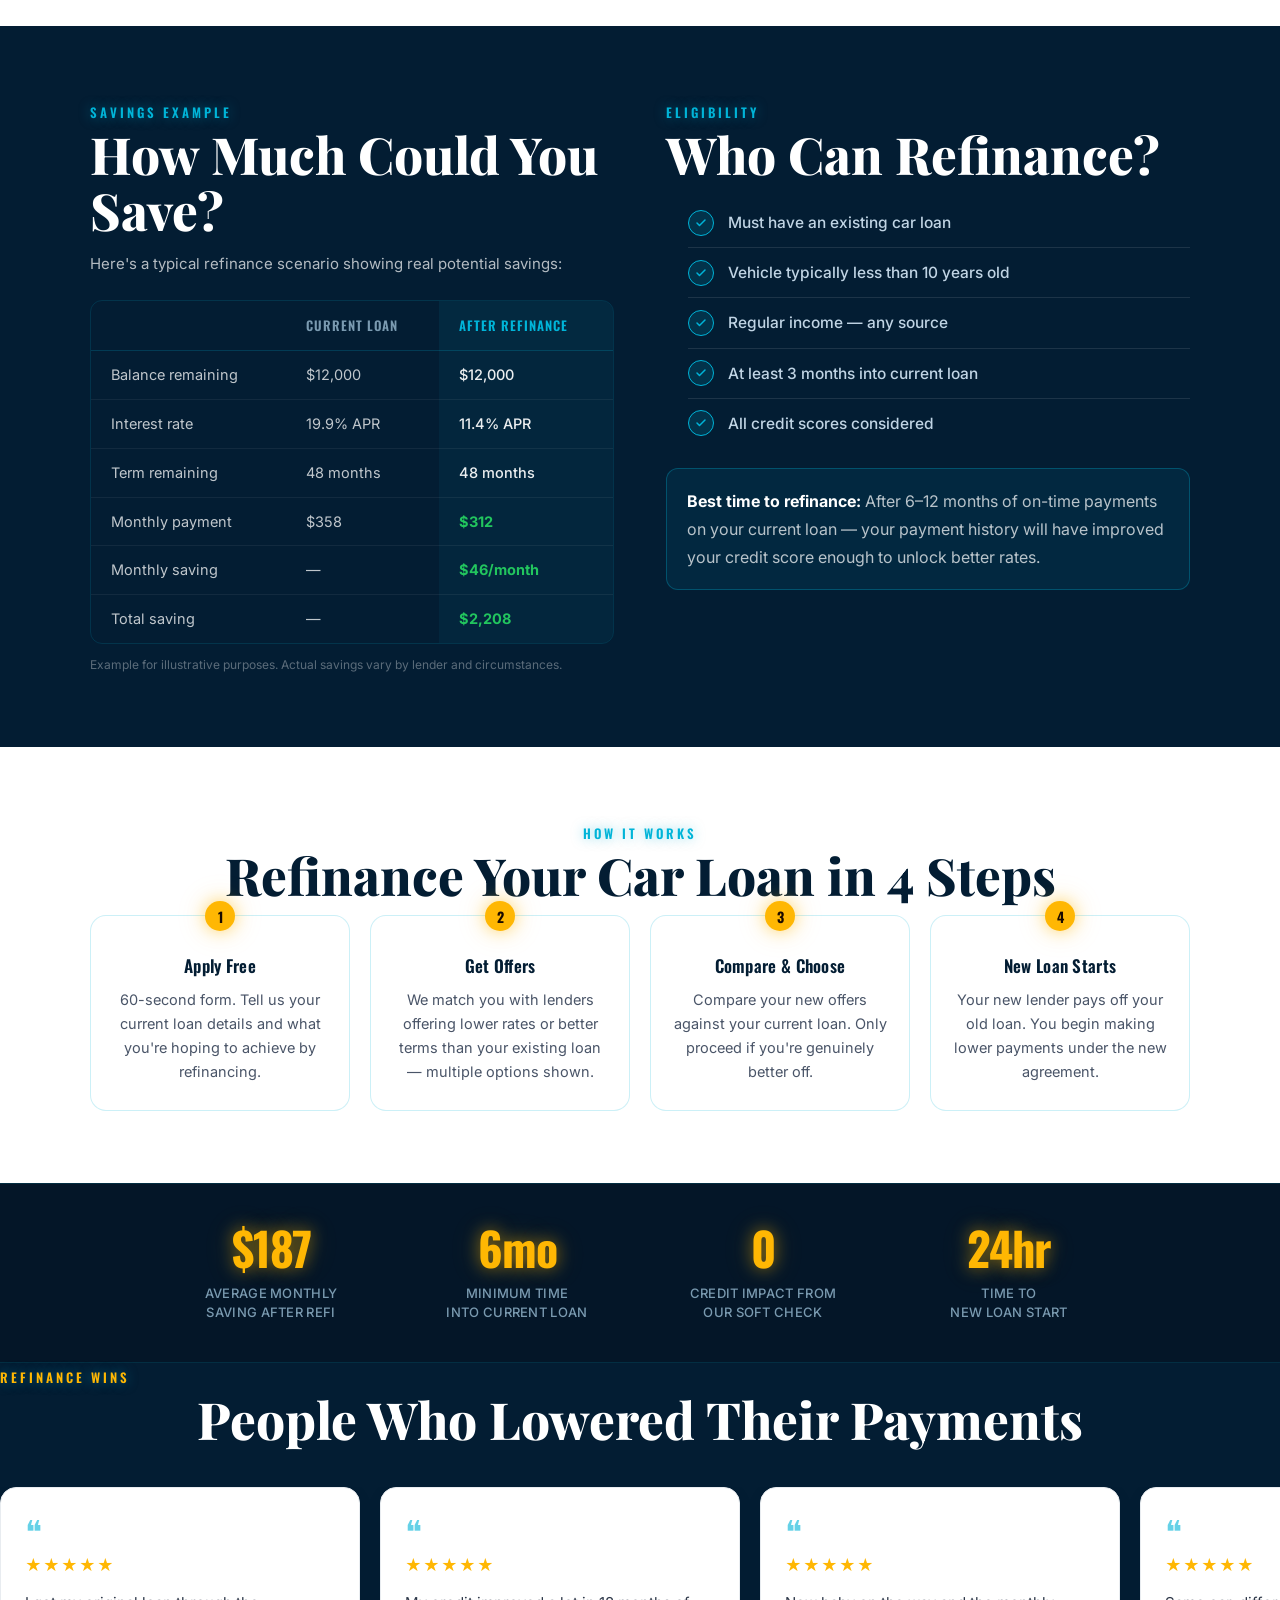
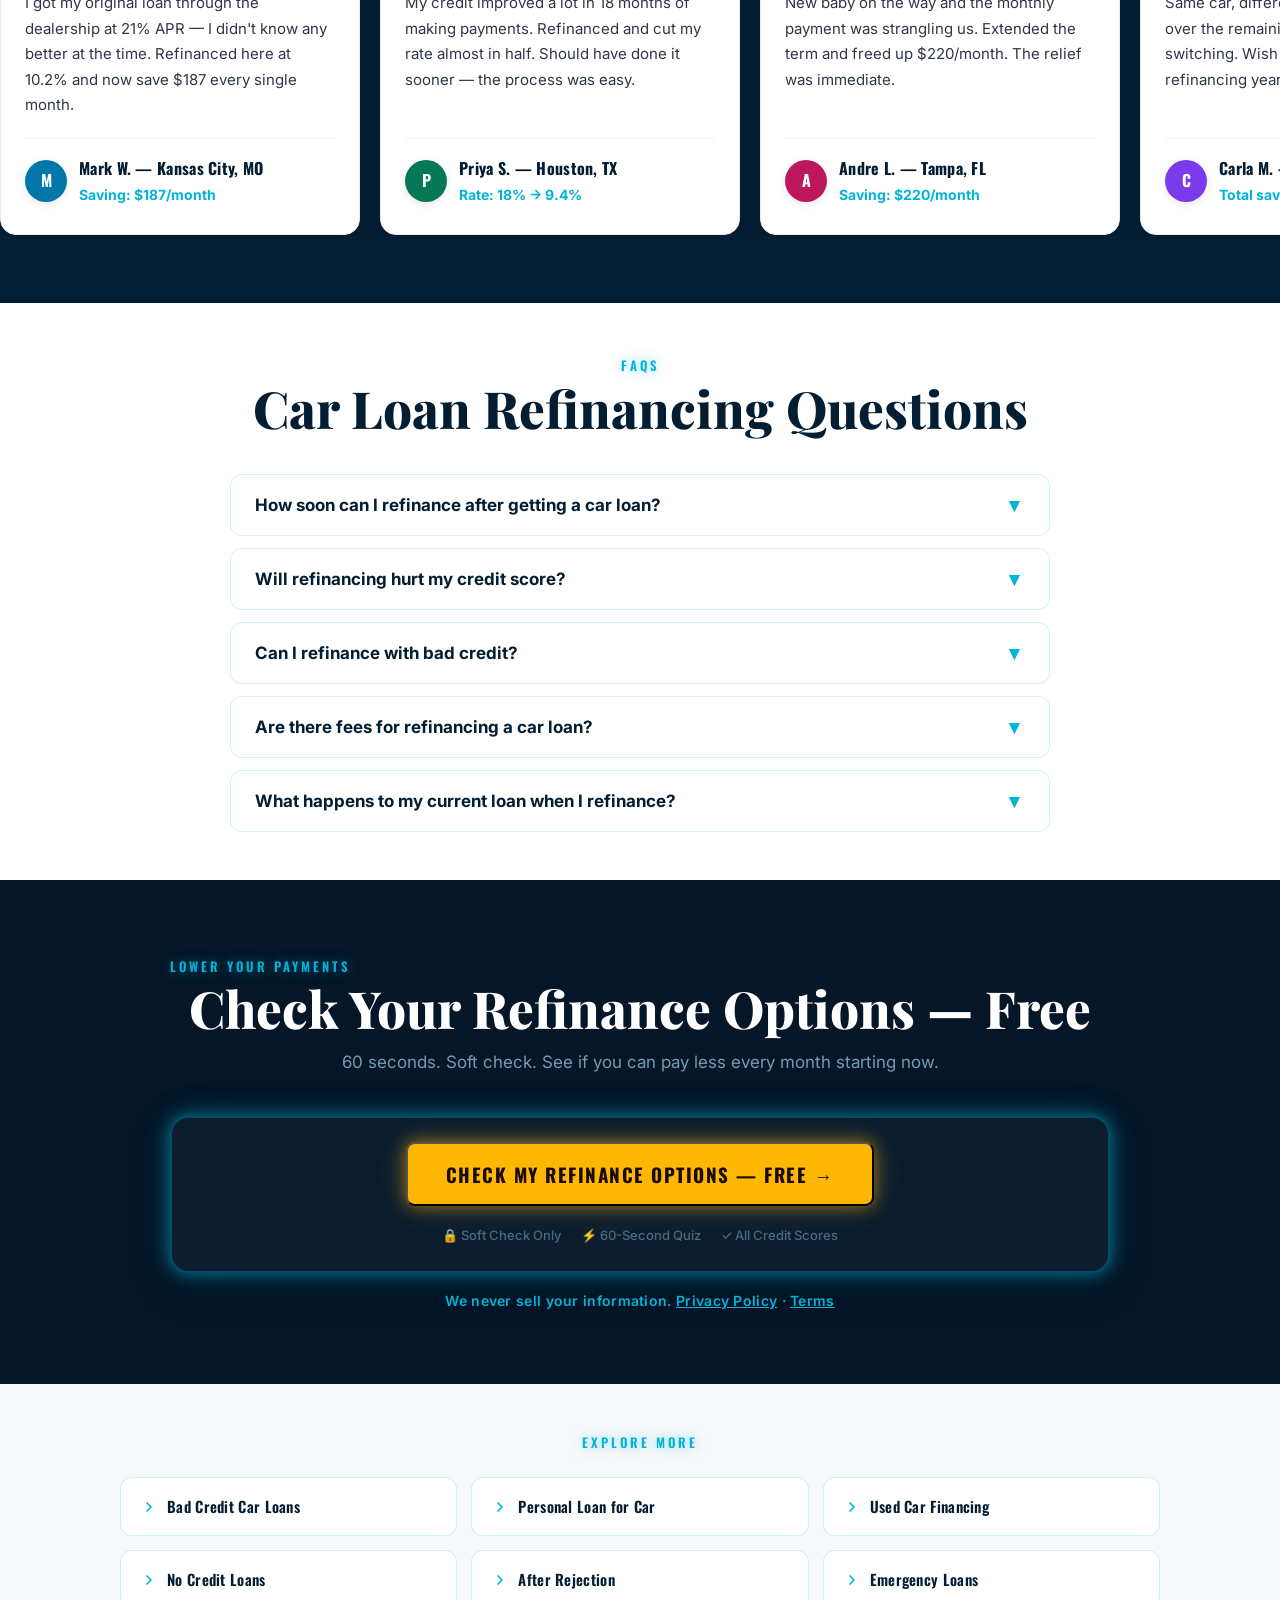
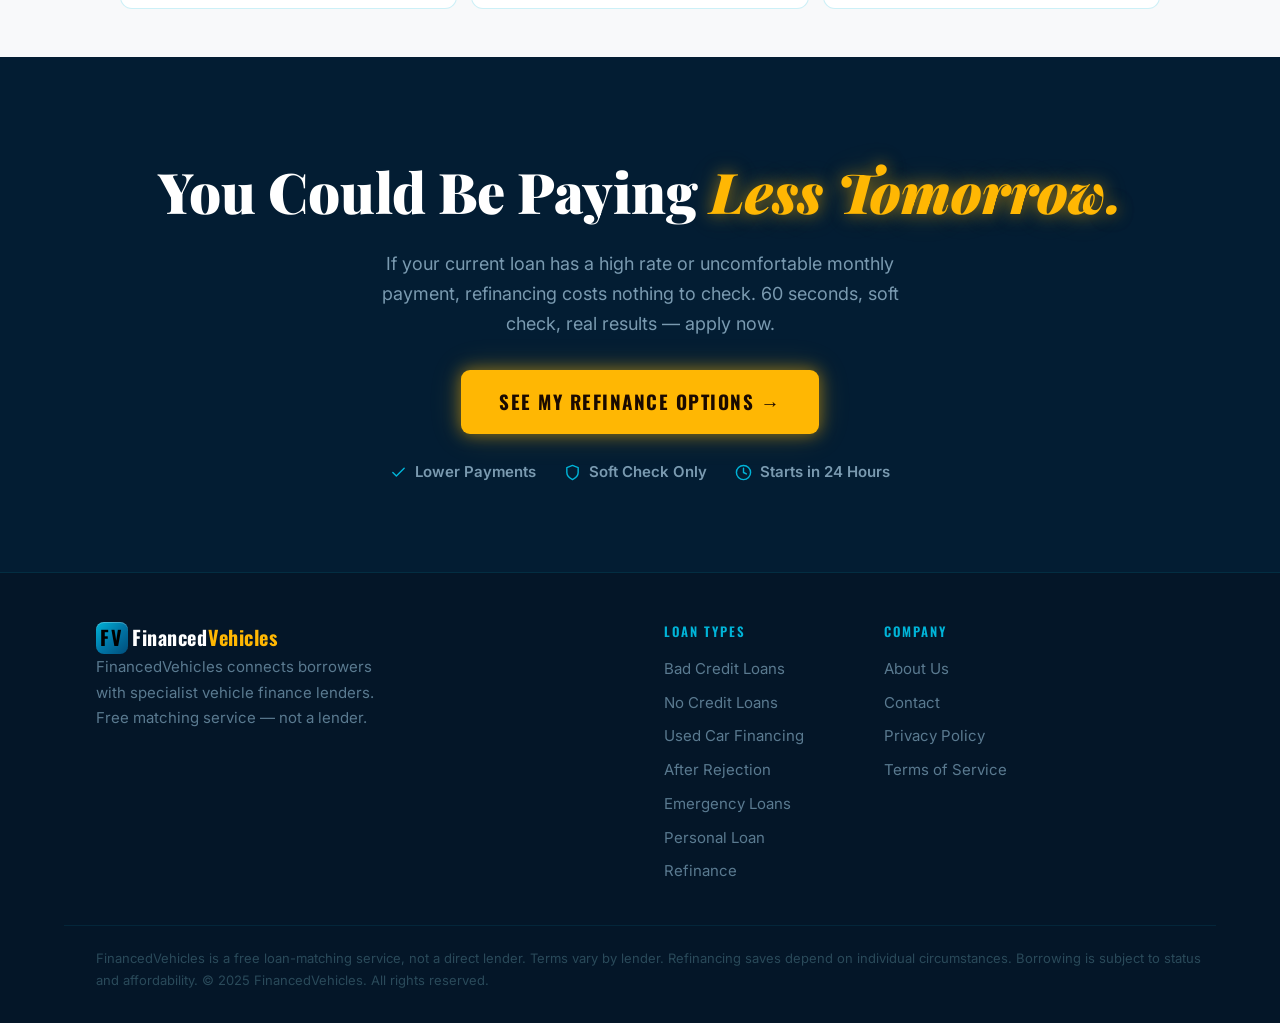
<file: refinance-car-loan/index.html>
<!DOCTYPE html>
<html lang="en">
<head>
  <meta charset="UTF-8"/>
  <meta name="viewport" content="width=device-width, initial-scale=1.0"/>
  <title>Refinance Car Loan — Lower Your Rate & Monthly Payments | FinancedVehicles</title>
  <meta name="description" content="Refinancing your car loan can lower your interest rate, reduce monthly payments, or shorten your loan term. Apply free in 60 seconds — all credit scores considered."/>
  <link rel="canonical" href="https://financedvehicles.com/refinance-car-loan/"/>
  <meta property="og:title" content="Refinance Car Loan — Lower Your Rate | FinancedVehicles"/>
  <meta property="og:description" content="Cut your monthly car payment by refinancing your existing loan. All credit scores accepted. Free 60-second application."/>
  <meta property="og:url" content="https://financedvehicles.com/refinance-car-loan/"/>
  <meta property="og:type" content="website"/>
  <meta name="twitter:card" content="summary_large_image"/>
  <link rel="icon" href="/favicon.ico" type="image/x-icon"/>
  <script async src="https://www.googletagmanager.com/gtag/js?id=G-Z3EX6JJ46B"></script>
  <script>window.dataLayer=window.dataLayer||[];function gtag(){dataLayer.push(arguments)}gtag('js',new Date());gtag('config','G-Z3EX6JJ46B');</script>
  <link rel="preconnect" href="https://fonts.googleapis.com"/>
  <link rel="preconnect" href="https://fonts.gstatic.com" crossorigin/>
  <link href="https://fonts.googleapis.com/css2?family=Playfair+Display:ital,wght@0,700;0,800;0,900;1,700;1,800&family=Inter:wght@400;500;600;700&family=Oswald:wght@500;600;700&family=Barlow+Condensed:wght@600;700;800&display=swap" rel="stylesheet"/>
  <link rel="stylesheet" href="../styles.css"/>
</head>
<body>

<nav id="mainNav">
  <a class="nav-logo" href="../"><div class="nav-logo-box">FV</div><span class="nav-logo-text">FINANCED <span class="logo-vehicles">VEHICLES</span></span></a>
  <ul class="nav-links">
    <li><a href="../">Home</a></li>
    <li><a href="../bad-credit-car-loans/">Bad Credit</a></li>
    <li><a href="../no-credit-car-loans/">No Credit</a></li>
    <li><a href="../used-car-financing/">Used Cars</a></li>
    <li><a href="../refinance-car-loan/" aria-current="page">Refinance</a></li>
    <li><a href="../about/">About</a></li>
    <li><a class="nav-cta" href="#apply">Apply Now</a></li>
  </ul>
  <button class="hamburger" onclick="toggleMenu()"><span></span><span></span><span></span></button>
</nav>
<div class="mobile-menu" id="mobileMenu">
  <a href="../">Home</a>
  <a href="../bad-credit-car-loans/">Bad Credit Loans</a>
  <a href="../no-credit-car-loans/">No Credit Loans</a>
  <a href="../used-car-financing/">Used Car Financing</a>
  <a href="../after-rejection-car-loans/">After Rejection</a>
  <a href="../emergency-car-loans/">Emergency Loans</a>
  <a href="../personal-loan-for-car/">Personal Loan for Car</a>
  <a href="../refinance-car-loan/">Refinance</a>
  <a href="../about/">About</a>
  <a class="nav-cta" href="#apply">Apply Now</a>
</div>

<!-- HERO -->
<section class="page-hero">
  <div class="page-hero-bg">
    <img src="../assets/images/headers/luxury-car-loan-financing-sleek-vehicle.jpg" alt="Car refinancing — reduce your monthly payments" loading="eager" fetchpriority="high"/>
  </div>
  <div class="page-hero-content">
    <div class="page-hero-label"><span class="live-dot"></span> REFINANCE OFFERS AVAILABLE NOW</div>
    <h1>Refinance Your Car Loan — <span class="accent">Pay Less Every Month</span></h1>
    <p class="page-hero-sub">Already have a car loan with high payments or a steep interest rate? Refinancing could save you hundreds per year. Check your options in 60 seconds — no credit impact.</p>
    <ul class="hero-bullets">
      <li><span class="bi">✓</span> Lower your monthly payment immediately</li>
      <li><span class="bi">✓</span> Reduce your interest rate if credit improved</li>
      <li><span class="bi">✓</span> Extend or shorten your loan term</li>
      <li><span class="bi">✓</span> All credit profiles considered</li>
    </ul>
    <a class="btn-quiz-trigger" href="#apply" data-open-quiz>Check My Refinance Options →</a>
    <div class="hero-trust">
      <span class="trust-item">🔒 Soft Check Only</span>
      <span class="trust-item">⚡ 60-Second Form</span>
      <span class="trust-item">★★★★★ 4.8 Rating</span>
    </div>
  </div>
</section>

<!-- TICKER -->
<div class="ticker-wrap" aria-hidden="true">
  <div class="ticker">
    <div class="ticker-item"><span class="dot"></span> Mark W. — refinanced and saves $187/month on same car</div>
    <div class="ticker-item"><span class="dot"></span> Priya S. — cut interest rate from 18% to 9.4% after 18 months</div>
    <div class="ticker-item"><span class="dot"></span> Andre L. — extended term, freed up $220/month for family</div>
    <div class="ticker-item"><span class="dot"></span> Carla M. — same car, new lender, $1,800 saved over loan term</div>
    <div class="ticker-item"><span class="dot"></span> Mark W. — refinanced and saves $187/month on same car</div>
    <div class="ticker-item"><span class="dot"></span> Priya S. — cut interest rate from 18% to 9.4% after 18 months</div>
    <div class="ticker-item"><span class="dot"></span> Andre L. — extended term, freed up $220/month for family</div>
    <div class="ticker-item"><span class="dot"></span> Carla M. — same car, new lender, $1,800 saved over loan term</div>
  </div>
</div>

<!-- WHEN TO REFINANCE -->
<section class="content-section">
  <div class="content-inner">
    <span class="section-label">IS REFINANCING RIGHT FOR YOU?</span>
    <h2 class="section-title">5 Signs You Should Refinance Now</h2>
    <p class="section-sub">Refinancing isn't always the right move — but in these situations, it almost always saves you money.</p>
    <div class="cards-grid cards-grid-3" style="grid-template-columns:repeat(3,1fr)">
      <div class="info-card">
        <div class="card-icon"><svg width="22" height="22" viewBox="0 0 24 24" fill="none" stroke="#00b4d8" stroke-width="2" stroke-linecap="round" stroke-linejoin="round"><polyline points="23 6 13.5 15.5 8.5 10.5 1 18"/><polyline points="17 6 23 6 23 12"/></svg></div>
        <h3>Your Credit Has Improved</h3>
        <p>If your credit score is higher now than when you took out the loan, you likely qualify for a lower interest rate — saving money every month.</p>
      </div>
      <div class="info-card">
        <div class="card-icon"><svg width="22" height="22" viewBox="0 0 24 24" fill="none" stroke="#00b4d8" stroke-width="2" stroke-linecap="round" stroke-linejoin="round"><line x1="12" y1="1" x2="12" y2="23"/><path d="M17 5H9.5a3.5 3.5 0 0 0 0 7h5a3.5 3.5 0 0 1 0 7H6"/></svg></div>
        <h3>Your Rate Is Too High</h3>
        <p>Took out your current loan during a financial low point? Market rates or your personal profile may have improved significantly since then.</p>
      </div>
      <div class="info-card">
        <div class="card-icon"><svg width="22" height="22" viewBox="0 0 24 24" fill="none" stroke="#00b4d8" stroke-width="2" stroke-linecap="round" stroke-linejoin="round"><rect x="2" y="3" width="20" height="14" rx="2"/><line x1="8" y1="21" x2="16" y2="21"/><line x1="12" y1="17" x2="12" y2="21"/></svg></div>
        <h3>Monthly Payments Are Tight</h3>
        <p>Extending your loan term lowers monthly payments — giving you breathing room even if the total amount paid increases slightly.</p>
      </div>
      <div class="info-card">
        <div class="card-icon"><svg width="22" height="22" viewBox="0 0 24 24" fill="none" stroke="#00b4d8" stroke-width="2" stroke-linecap="round" stroke-linejoin="round"><circle cx="12" cy="12" r="10"/><polyline points="12 6 12 12 16 14"/></svg></div>
        <h3>You Want to Pay Off Faster</h3>
        <p>Shortening your term with a lower rate means paying less interest overall — you own the car free-and-clear sooner.</p>
      </div>
      <div class="info-card">
        <div class="card-icon"><svg width="22" height="22" viewBox="0 0 24 24" fill="none" stroke="#00b4d8" stroke-width="2" stroke-linecap="round" stroke-linejoin="round"><path d="M17 21v-2a4 4 0 0 0-4-4H5a4 4 0 0 0-4 4v2"/><circle cx="9" cy="7" r="4"/><path d="M23 21v-2a4 4 0 0 0-3-3.87"/><path d="M16 3.13a4 4 0 0 1 0 7.75"/></svg></div>
        <h3>Change of Circumstances</h3>
        <p>Job change, income increase, or new financial goals — refinancing can realign your loan to your current life situation.</p>
      </div>
      <div class="info-card">
        <div class="card-icon"><svg width="22" height="22" viewBox="0 0 24 24" fill="none" stroke="#00b4d8" stroke-width="2" stroke-linecap="round" stroke-linejoin="round"><path d="M12 22s8-4 8-10V5l-8-3-8 3v7c0 6 8 10 8 10z"/></svg></div>
        <h3>You Got a Bad Deal Originally</h3>
        <p>Dealer-arranged finance is often overpriced. If you didn't shop around when buying, refinancing through a specialist lender can fix that.</p>
      </div>
    </div>
  </div>
</section>

<!-- HOW MUCH COULD YOU SAVE -->
<section class="content-section bg-alt">
  <div class="content-inner">
    <div class="two-col-grid">
      <div>
        <span class="section-label">SAVINGS EXAMPLE</span>
        <h2 class="section-title">How Much Could You Save?</h2>
        <p style="color:rgba(255,255,255,.7);font-size:15px;line-height:1.7;margin-bottom:24px">Here's a typical refinance scenario showing real potential savings:</p>
        <div style="overflow-x:auto;border-radius:12px;border:1px solid rgba(0,180,216,.15)">
          <table class="compare-table">
            <thead><tr><th></th><th>Current Loan</th><th class="hl">After Refinance</th></tr></thead>
            <tbody>
              <tr><td>Balance remaining</td><td>$12,000</td><td class="hl">$12,000</td></tr>
              <tr><td>Interest rate</td><td>19.9% APR</td><td class="hl">11.4% APR</td></tr>
              <tr><td>Term remaining</td><td>48 months</td><td class="hl">48 months</td></tr>
              <tr><td>Monthly payment</td><td>$358</td><td class="hl"><strong style="color:#22c55e">$312</strong></td></tr>
              <tr><td>Monthly saving</td><td>—</td><td class="hl"><strong style="color:#22c55e">$46/month</strong></td></tr>
              <tr><td>Total saving</td><td>—</td><td class="hl"><strong style="color:#22c55e">$2,208</strong></td></tr>
            </tbody>
          </table>
        </div>
        <p style="font-size:12px;color:rgba(255,255,255,.35);margin-top:10px">Example for illustrative purposes. Actual savings vary by lender and circumstances.</p>
      </div>
      <div>
        <span class="section-label">ELIGIBILITY</span>
        <h2 class="section-title">Who Can Refinance?</h2>
        <ul class="elig-list" style="margin-top:16px">
          <li><span class="elig-icon"><svg viewBox="0 0 24 24"><polyline points="20 6 9 17 4 12"/></svg></span>Must have an existing car loan</li>
          <li><span class="elig-icon"><svg viewBox="0 0 24 24"><polyline points="20 6 9 17 4 12"/></svg></span>Vehicle typically less than 10 years old</li>
          <li><span class="elig-icon"><svg viewBox="0 0 24 24"><polyline points="20 6 9 17 4 12"/></svg></span>Regular income — any source</li>
          <li><span class="elig-icon"><svg viewBox="0 0 24 24"><polyline points="20 6 9 17 4 12"/></svg></span>At least 3 months into current loan</li>
          <li><span class="elig-icon"><svg viewBox="0 0 24 24"><polyline points="20 6 9 17 4 12"/></svg></span>All credit scores considered</li>
        </ul>
        <div class="highlight-box" style="margin-top:20px">
          <p><strong>Best time to refinance:</strong> After 6–12 months of on-time payments on your current loan — your payment history will have improved your credit score enough to unlock better rates.</p>
        </div>
      </div>
    </div>
  </div>
</section>

<!-- STEPS -->
<section class="content-section">
  <div class="content-inner text-center">
    <span class="section-label">HOW IT WORKS</span>
    <h2 class="section-title">Refinance Your Car Loan in 4 Steps</h2>
    <div class="steps-grid">
      <div class="step-item"><h3>Apply Free</h3><p>60-second form. Tell us your current loan details and what you're hoping to achieve by refinancing.</p></div>
      <div class="step-item"><h3>Get Offers</h3><p>We match you with lenders offering lower rates or better terms than your existing loan — multiple options shown.</p></div>
      <div class="step-item"><h3>Compare & Choose</h3><p>Compare your new offers against your current loan. Only proceed if you're genuinely better off.</p></div>
      <div class="step-item"><h3>New Loan Starts</h3><p>Your new lender pays off your old loan. You begin making lower payments under the new agreement.</p></div>
    </div>
  </div>
</section>

<!-- STAT STRIP -->
<div class="stat-strip">
  <div class="stat-strip-inner">
    <div class="stat-item"><div class="stat-num">$187</div><div class="stat-label">Average monthly<br>saving after refi</div></div>
    <div class="stat-item"><div class="stat-num">6mo</div><div class="stat-label">Minimum time<br>into current loan</div></div>
    <div class="stat-item"><div class="stat-num">0</div><div class="stat-label">Credit impact from<br>our soft check</div></div>
    <div class="stat-item"><div class="stat-num">24hr</div><div class="stat-label">Time to<br>new loan start</div></div>
  </div>
</div>

<!-- TESTIMONIALS -->
<section class="testimonials-section">
  <span class="section-label">REFINANCE WINS</span>
  <h2 class="section-title">People Who Lowered Their Payments</h2>
  <div class="testimonials-row">
    <div class="testimonials-track row1">
      <div class="t-card"><div class="t-quote">❝</div><div class="t-stars">★★★★★</div><p class="t-text">I got my original loan through the dealership at 21% APR — I didn't know any better at the time. Refinanced here at 10.2% and now save $187 every single month.</p><div class="t-author-row"><div class="t-avatar" style="background:#0077a8;color:#fff">M</div><div><div class="t-author-name">Mark W. — Kansas City, MO</div><div class="t-approved">Saving: $187/month</div></div></div></div>
      <div class="t-card"><div class="t-quote">❝</div><div class="t-stars">★★★★★</div><p class="t-text">My credit improved a lot in 18 months of making payments. Refinanced and cut my rate almost in half. Should have done it sooner — the process was easy.</p><div class="t-author-row"><div class="t-avatar" style="background:#047857;color:#fff">P</div><div><div class="t-author-name">Priya S. — Houston, TX</div><div class="t-approved">Rate: 18% → 9.4%</div></div></div></div>
      <div class="t-card"><div class="t-quote">❝</div><div class="t-stars">★★★★★</div><p class="t-text">New baby on the way and the monthly payment was strangling us. Extended the term and freed up $220/month. The relief was immediate.</p><div class="t-author-row"><div class="t-avatar" style="background:#be185d;color:#fff">A</div><div><div class="t-author-name">Andre L. — Tampa, FL</div><div class="t-approved">Saving: $220/month</div></div></div></div>
      <div class="t-card"><div class="t-quote">❝</div><div class="t-stars">★★★★★</div><p class="t-text">Same car, different lender. Saved $1,800 over the remaining loan term just by switching. Wish I'd known about refinancing years ago.</p><div class="t-author-row"><div class="t-avatar" style="background:#7c3aed;color:#fff">C</div><div><div class="t-author-name">Carla M. — Sacramento, CA</div><div class="t-approved">Total saved: $1,800</div></div></div></div>
      <!-- duplicate -->
      <div class="t-card"><div class="t-quote">❝</div><div class="t-stars">★★★★★</div><p class="t-text">I got my original loan through the dealership at 21% APR — I didn't know any better. Refinanced here at 10.2% and now save $187 every single month.</p><div class="t-author-row"><div class="t-avatar" style="background:#0077a8;color:#fff">M</div><div><div class="t-author-name">Mark W. — Kansas City, MO</div><div class="t-approved">Saving: $187/month</div></div></div></div>
      <div class="t-card"><div class="t-quote">❝</div><div class="t-stars">★★★★★</div><p class="t-text">My credit improved a lot in 18 months of making payments. Refinanced and cut my rate almost in half. Should have done it sooner.</p><div class="t-author-row"><div class="t-avatar" style="background:#047857;color:#fff">P</div><div><div class="t-author-name">Priya S. — Houston, TX</div><div class="t-approved">Rate: 18% → 9.4%</div></div></div></div>
    </div>
  </div>
</section>

<!-- FAQ -->
<section class="faq-section">
  <div class="content-inner text-center">
    <span class="section-label">FAQs</span>
    <h2 class="section-title">Car Loan Refinancing Questions</h2>
    <div class="faq-list" style="text-align:left">
      <div class="faq-item">
        <button class="faq-q" onclick="toggleFaq(this)">How soon can I refinance after getting a car loan? <span class="arrow">▾</span></button>
        <div class="faq-a">Most lenders require you to be at least 3–6 months into your current loan before refinancing. The sweet spot is usually 6–18 months in — enough time to show payment history but still plenty of loan left to benefit from a better rate.</div>
      </div>
      <div class="faq-item">
        <button class="faq-q" onclick="toggleFaq(this)">Will refinancing hurt my credit score? <span class="arrow">▾</span></button>
        <div class="faq-a">Our initial check is a soft search with zero credit impact. If you proceed with a lender, they will run a hard search — this is standard and causes a small, temporary dip (typically 5–10 points) that is usually recovered within a few months.</div>
      </div>
      <div class="faq-item">
        <button class="faq-q" onclick="toggleFaq(this)">Can I refinance with bad credit? <span class="arrow">▾</span></button>
        <div class="faq-a">Yes. Even with bad credit, refinancing may be possible if your current rate is very high. Additionally, if you've made 12+ on-time payments since getting your current loan, your credit profile has likely improved enough for better options.</div>
      </div>
      <div class="faq-item">
        <button class="faq-q" onclick="toggleFaq(this)">Are there fees for refinancing a car loan? <span class="arrow">▾</span></button>
        <div class="faq-a">Our matching service is completely free. Some lenders charge early settlement fees on the existing loan or origination fees on the new one. We show you all costs upfront — you only proceed if the savings outweigh the fees.</div>
      </div>
      <div class="faq-item">
        <button class="faq-q" onclick="toggleFaq(this)">What happens to my current loan when I refinance? <span class="arrow">▾</span></button>
        <div class="faq-a">Your new lender pays off your existing loan in full. You then make payments to the new lender under the new terms. The process is seamless — there's no gap in your loan coverage.</div>
      </div>
    </div>
  </div>
</section>

<!-- APPLY -->
<section class="apply-section" id="apply">
  <div class="apply-inner">
    <span class="section-label">LOWER YOUR PAYMENTS</span>
    <h2 class="section-title">Check Your Refinance Options — Free</h2>
    <p class="section-sub">60 seconds. Soft check. See if you can pay less every month starting now.</p>
    <div class="apply-box">
      <div style="text-align:center;padding:1.5rem 0">
        <button class="btn-quiz-trigger" data-open-quiz>Check My Refinance Options — Free →</button>
        <div class="mac-trust" style="justify-content:center;margin-top:1.2rem">
          <span>🔒 Soft Check Only</span>
          <span>⚡ 60-Second Quiz</span>
          <span>✓ All Credit Scores</span>
        </div>
      </div>
    </div>
    <p class="no-sell">We never sell your information. <a href="../privacy-policy/" style="color:inherit">Privacy Policy</a> · <a href="../terms-of-service/" style="color:inherit">Terms</a></p>
  </div>
</section>
<script>
window.quizConfig = {
  steps: [
    { question: 'What best describes your income?', options: ['Employed full-time', 'Self-employed / Freelance', 'Benefits or Pension', 'Other / Mixed income'] },
    { question: 'How long have you had your current loan?', options: ['Less than 6 months', '6 months to 1 year', '1–2 years', 'More than 2 years'] },
    { question: 'Why are you looking to refinance?', options: ['My monthly payments are too high', 'My credit score has improved', 'I found a better rate offer', 'I want to pay it off faster'] }
  ],
  tip: "Refinancing works best after 6–12 months of clean repayments — your score improves and lenders see lower risk. Even a 2–3% rate drop can save hundreds of dollars every year.",
  redirectUrl: 'https://superpersonalfinder.com/?aff143428'
};
</script>

<!-- INTERNAL LINKS -->
<section class="internal-links">
  <div class="il-inner">
    <span class="section-label">EXPLORE MORE</span>
    <div class="il-grid">
      <a class="il-card" href="../bad-credit-car-loans/"><svg viewBox="0 0 24 24"><polyline points="9 18 15 12 9 6"/></svg> Bad Credit Car Loans</a>
      <a class="il-card" href="../personal-loan-for-car/"><svg viewBox="0 0 24 24"><polyline points="9 18 15 12 9 6"/></svg> Personal Loan for Car</a>
      <a class="il-card" href="../used-car-financing/"><svg viewBox="0 0 24 24"><polyline points="9 18 15 12 9 6"/></svg> Used Car Financing</a>
      <a class="il-card" href="../no-credit-car-loans/"><svg viewBox="0 0 24 24"><polyline points="9 18 15 12 9 6"/></svg> No Credit Loans</a>
      <a class="il-card" href="../after-rejection-car-loans/"><svg viewBox="0 0 24 24"><polyline points="9 18 15 12 9 6"/></svg> After Rejection</a>
      <a class="il-card" href="../emergency-car-loans/"><svg viewBox="0 0 24 24"><polyline points="9 18 15 12 9 6"/></svg> Emergency Loans</a>
    </div>
  </div>
</section>

<!-- SOFT CLOSE -->
<section class="softclose-section">
  <div class="softclose-content">
    <h2>You Could Be Paying <span class="accent">Less Tomorrow.</span></h2>
    <p>If your current loan has a high rate or uncomfortable monthly payment, refinancing costs nothing to check. 60 seconds, soft check, real results — apply now.</p>
    <a class="btn-quiz-trigger" href="#apply" data-open-quiz>See My Refinance Options →</a>
    <div class="softclose-badges">
      <span class="softclose-badge"><svg viewBox="0 0 24 24"><polyline points="20 6 9 17 4 12"/></svg> Lower Payments</span>
      <span class="softclose-badge"><svg viewBox="0 0 24 24"><path d="M12 22s8-4 8-10V5l-8-3-8 3v7c0 6 8 10 8 10z"/></svg> Soft Check Only</span>
      <span class="softclose-badge"><svg viewBox="0 0 24 24"><circle cx="12" cy="12" r="10"/><polyline points="12 6 12 12 16 14"/></svg> Starts in 24 Hours</span>
    </div>
  </div>
</section>

<footer>
  <div class="footer-inner">
    <div class="footer-brand">
      <a class="nav-logo" href="../"><div class="nav-logo-box">FV</div><span class="nav-logo-text">Financed<span class="logo-vehicles">Vehicles</span></span></a>
      <p>FinancedVehicles connects borrowers with specialist vehicle finance lenders. Free matching service — not a lender.</p>
    </div>
    <div class="footer-col">
      <h4>Loan Types</h4>
      <a href="../bad-credit-car-loans/">Bad Credit Loans</a>
      <a href="../no-credit-car-loans/">No Credit Loans</a>
      <a href="../used-car-financing/">Used Car Financing</a>
      <a href="../after-rejection-car-loans/">After Rejection</a>
      <a href="../emergency-car-loans/">Emergency Loans</a>
      <a href="../personal-loan-for-car/">Personal Loan</a>
      <a href="../refinance-car-loan/">Refinance</a>
    </div>
    <div class="footer-col">
      <h4>Company</h4>
      <a href="../about/">About Us</a>
      <a href="../contact/">Contact</a>
      <a href="../privacy-policy/">Privacy Policy</a>
      <a href="../terms-of-service/">Terms of Service</a>
    </div>
  </div>
  <div class="footer-bottom">
    <p class="disc">FinancedVehicles is a free loan-matching service, not a direct lender. Terms vary by lender. Refinancing saves depend on individual circumstances. Borrowing is subject to status and affordability. &copy; 2025 FinancedVehicles. All rights reserved.</p>
  </div>
</footer>

<script src="../main.js" defer></script>
</body>
</html>
</file>
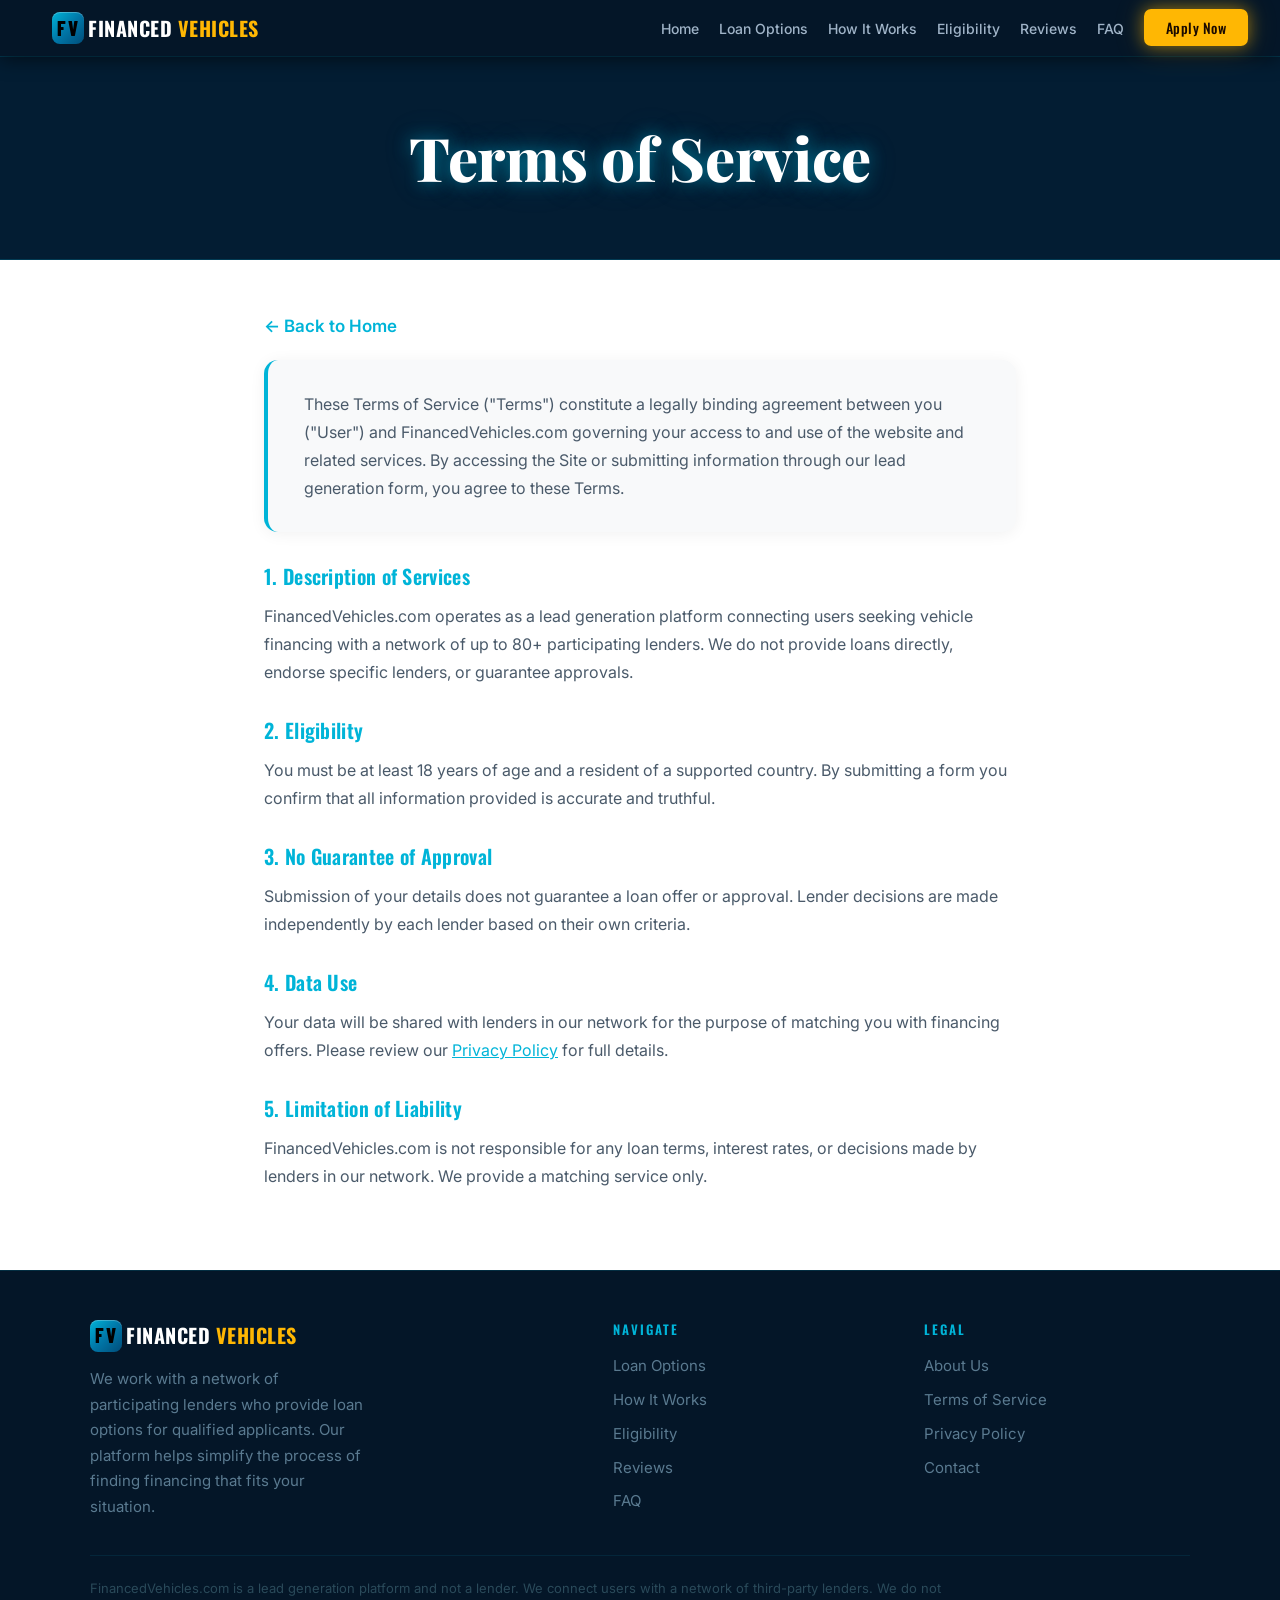
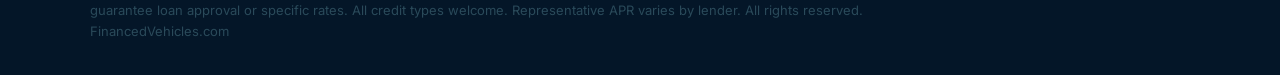
<file: terms-of-service/index.html>
<!DOCTYPE html>
<html lang="en">
<head>
<meta charset="UTF-8"/>
<meta name="viewport" content="width=device-width, initial-scale=1.0"/>
<title>Terms of Service | FinancedVehicles</title>
<!-- Google tag (gtag.js) -->
<script async src="https://www.googletagmanager.com/gtag/js?id=G-Z3EX6JJ46B"></script>
<script>
  window.dataLayer = window.dataLayer || [];
  function gtag(){dataLayer.push(arguments);}
  gtag('js', new Date());
  gtag('config', 'G-Z3EX6JJ46B');
</script>
<meta name="description" content="Review the FinancedVehicles terms of service governing use of our car loan comparison platform and the relationship between users and our lending partners."/>
<link rel="canonical" href="https://financedvehicles.com/terms-of-service/"/>
<meta name="robots" content="noindex, follow"/>
<meta property="og:type" content="website"/>
<meta property="og:url" content="https://financedvehicles.com/terms-of-service/"/>
<meta property="og:title" content="Terms of Service | FinancedVehicles"/>
<meta property="og:description" content="Review the FinancedVehicles terms of service governing use of our car loan comparison platform."/>
<link rel="preconnect" href="https://fonts.googleapis.com"/>
<link rel="preconnect" href="https://fonts.gstatic.com" crossorigin/>
<link href="https://fonts.googleapis.com/css2?family=Playfair+Display:ital,wght@0,700;0,800;0,900;1,700;1,800&family=Inter:wght@400;500;600;700&family=Oswald:wght@500;600;700&family=Barlow+Condensed:wght@600;700;800&display=swap" rel="stylesheet"/>
<link rel="icon" type="image/svg+xml" href="../assets/favicon.svg"/>
<style>
*,*::before,*::after{box-sizing:border-box;margin:0;padding:0}
:root{
  --navy:#031d33;
  --navy2:#041628;
  --navy3:#071f38;
  --cyan:#00b4d8;
  --cyan2:#0096b7;
  --cyan-glow:rgba(0,180,216,.45);
  --amber:#ffb703;
  --amber2:#e0a000;
  --purple:#bd2ff2;
  --white:#ffffff;
  --light:#f8f9fa;
  --text:#495057;
  --text-light:#6c7a8a;
  --border:#dee2e6;
  --glow-cyan:0 0 16px rgba(0,180,216,.55),0 0 32px rgba(0,180,216,.25);
  --glow-amber:0 0 16px rgba(255,183,3,.5),0 0 32px rgba(255,183,3,.2);
}
html,body{scroll-behavior:smooth;margin:0;padding:0;width:100%;min-height:100%}
body{font-family:'Inter',sans-serif;background:#fff;color:var(--text);line-height:1.65;overflow-x:hidden;font-size:17px}

/* ─── NAV ─── */
#mainNav{position:sticky;top:0;z-index:999;background:var(--navy2);display:flex;align-items:center;justify-content:space-between;padding:0 24px 0 52px;height:56px;box-shadow:0 2px 20px rgba(0,0,0,.6),0 1px 0 rgba(0,180,216,.2)}
.nav-logo{display:flex;align-items:center;gap:4px;text-decoration:none}
.nav-logo-box{width:32px;height:32px;background:linear-gradient(135deg,#00b4d8 0%,#0077a8 50%,#004d7a 100%);border:none;border-radius:8px;display:flex;align-items:center;justify-content:center;font-family:'Barlow Condensed',sans-serif;font-weight:800;font-size:20px;color:#000;flex-shrink:0;letter-spacing:2px;text-transform:uppercase;box-shadow:inset 0 1px 0 rgba(255,255,255,.25)}
.nav-logo-text{font-family:'Oswald',sans-serif;font-weight:700;font-size:20px;letter-spacing:.5px;color:#fff}
.nav-links{display:flex;align-items:center;gap:20px;list-style:none;margin-left:auto;padding-right:8px}
.nav-links a{color:#a0b4c8;font-size:14px;font-weight:500;text-decoration:none;transition:color .2s}
.nav-links a:hover{color:var(--amber)}
.nav-cta{background:var(--amber);color:#1a0a00;font-family:'Oswald',sans-serif;font-weight:700;font-size:14px;padding:8px 22px;border-radius:7px;text-decoration:none;letter-spacing:.5px;transition:all .2s;box-shadow:var(--glow-amber)}
.nav-cta:hover{background:var(--amber2);transform:translateY(-1px);color:#1a0a00}

.nav-links a.nav-cta{color:#1a0a00}
.nav-links a.nav-cta:hover{color:#1a0a00}
.hamburger{display:none;flex-direction:column;gap:5px;cursor:pointer;background:none;border:none;padding:4px}
.hamburger span{display:block;width:24px;height:2px;background:#fff;border-radius:2px}
.mobile-menu{display:none;position:fixed;top:68px;left:0;right:0;background:var(--navy2);z-index:998;padding:20px 28px 28px;flex-direction:column;gap:12px;border-top:1px solid rgba(0,180,216,.2)}
.mobile-menu a{color:#a0b4c8;font-size:16px;font-weight:600;text-decoration:none;padding:10px 0;border-bottom:1px solid rgba(255,255,255,.07);transition:color .2s}
.mobile-menu a:hover{color:var(--amber)}
.mobile-menu .nav-cta{text-align:center;margin-top:8px;padding:13px;display:block;color:#1a0a00 !important}

/* ─── HERO (Section 1) ─── */
.hero{position:relative;background:var(--navy);min-height:600px;display:flex;align-items:flex-start;overflow:hidden}
.hero-bg{position:absolute;inset:0;background:linear-gradient(108deg,var(--navy) 42%,rgba(3,29,51,.82) 65%,rgba(3,29,51,.2) 82%);z-index:1}
.hero-img{position:absolute;right:0;top:0;height:100%;width:62%;object-fit:cover;object-position:center center;opacity:.88}
.hero-content{position:relative;z-index:2;padding:24px 56px 24px 96px;max-width:620px}
.hero-badge{display:inline-flex;align-items:center;gap:7px;background:rgba(0,180,216,.13);border:1px solid rgba(0,180,216,.4);color:#fff;font-size:13px;font-family:'Oswald',sans-serif;font-weight:500;letter-spacing:1px;padding:6px 14px;border-radius:22px;margin-bottom:12px;box-shadow:var(--glow-cyan)}
.hero-badge .pulse{width:8px;height:8px;border-radius:50%;background:#22c55e;animation:pulse 1.8s ease-in-out infinite;box-shadow:0 0 8px #22c55e}
@keyframes liveDotPulse{0%,100%{box-shadow:0 0 4px 1px rgba(34,197,94,.7)}50%{box-shadow:0 0 10px 3px rgba(34,197,94,.3)}}
@keyframes liveDotRipple{0%{transform:scale(1);opacity:.6}100%{transform:scale(2.8);opacity:0}}
@keyframes pulse{0%,100%{opacity:1;transform:scale(1)}50%{opacity:.4;transform:scale(1.35)}}
.hero h1{font-family:'Playfair Display',serif;font-size:clamp(44px,5.5vw,70px);font-weight:900;line-height:1.05;color:#fff;margin-bottom:10px;letter-spacing:-.5px}
.hero h1 .accent{color:var(--amber);font-style:italic;text-shadow:var(--glow-amber)}
.hero-sub-teal{font-family:'Oswald',sans-serif;font-size:20px;font-weight:600;color:var(--cyan);letter-spacing:.4px;margin-bottom:8px;text-shadow:var(--glow-cyan)}
.hero-sub{font-size:16px;color:#90a8be;margin-bottom:12px;max-width:400px;line-height:1.6}
.hero-bullets{list-style:none;margin-bottom:16px;display:flex;flex-direction:column;gap:6px}
.hero-bullets li{display:flex;align-items:center;gap:10px;font-size:16px;color:#c0d4e4;font-weight:500}
.hero-bullets li .cb{width:20px;height:20px;min-width:20px;border-radius:50%;background:var(--cyan);display:flex;align-items:center;justify-content:center}
.hero-bullets li .cb svg{width:11px;height:11px;stroke:#031d33;fill:none;stroke-width:3.5;stroke-linecap:round;stroke-linejoin:round}
.hero-btn{display:inline-block;background:var(--amber);color:#1a0a00;font-family:'Barlow Condensed',sans-serif;font-weight:800;font-size:20px;letter-spacing:1.5px;text-transform:uppercase;padding:16px 38px;border-radius:9px;text-decoration:none;transition:all .22s;box-shadow:var(--glow-amber)}
.hero-btn:hover{background:var(--amber2);transform:translateY(-2px)}
.hero-secure-row{display:flex;align-items:center;gap:18px;margin-top:14px;flex-wrap:wrap}
.hero-secure{display:flex;align-items:center;gap:6px;color:#4a6a80;font-size:13px}
.hero-secure svg{width:13px;height:13px;stroke:currentColor;fill:none;stroke-width:2.5;stroke-linecap:round;stroke-linejoin:round}
.hero-social-proof{margin-top:20px;display:flex;align-items:center;gap:18px;flex-wrap:wrap}
.hero-stars{color:var(--amber);font-size:18px;letter-spacing:1px}
.hero-social-proof .proof-text{font-size:14px;font-weight:600;color:#ffffff}
.hero-social-proof .proof-text b{color:var(--amber)}
.live-badge{display:inline-flex;align-items:center;gap:6px;background:rgba(0,180,216,.12);border:1px solid rgba(0,180,216,.3);color:var(--cyan);font-size:13px;font-family:'Oswald',sans-serif;font-weight:500;letter-spacing:.5px;padding:5px 12px;border-radius:22px}

/* ─── PROBLEM / SOLUTION subsection ─── */
.problem-section{background:#fff;padding:48px 64px}
.problem-grid{display:grid;grid-template-columns:1fr 1fr;gap:56px;max-width:1100px;margin:0 auto;align-items:center}
.problem-img{border-radius:16px;overflow:hidden;border:1px solid rgba(255,183,3,.12);box-shadow:0 0 4px rgba(255,183,3,.08)}
.problem-img img{width:100%;display:block;object-fit:cover;aspect-ratio:4/3}
.problem-content h2{font-family:'Playfair Display',serif;font-size:clamp(28px,3.5vw,42px);font-weight:800;line-height:1.15;color:var(--navy);margin-bottom:14px}
.problem-content h2 span{color:var(--cyan);text-shadow:0 0 20px rgba(0,180,216,.4)}
.problem-content p{font-size:16.5px;color:var(--text-light);margin-bottom:18px;line-height:1.7}
.problem-content h4{font-size:15px;font-weight:700;color:var(--navy);margin-bottom:12px}
.problem-list{list-style:none;display:flex;flex-direction:column;gap:10px}
.problem-list li{display:flex;align-items:center;gap:10px;font-size:15.5px;color:var(--text);padding:12px 16px;background:#fff4f4;border-radius:8px;border:1px solid #fcd5d5}
.problem-list li::before{content:'⊗';color:#e05555;font-size:16px;flex-shrink:0}

/* ─── TICKER ─── */
.ticker-wrap{background:var(--navy2);overflow:hidden;width:100%}
.ticker{display:flex;width:max-content;animation:ticker-scroll 42s linear infinite}
.ticker-wrap:hover .ticker{animation-play-state:paused}
.ticker-item{white-space:nowrap;padding:11px 46px;font-size:14.5px;font-weight:600;color:#ffffff;display:flex;align-items:center;gap:10px}
.ticker-item .dot{width:7px;height:7px;border-radius:50%;background:#f5a623;display:inline-block;flex-shrink:0;box-shadow:0 0 6px #f5a623}
@keyframes ticker-scroll{0%{transform:translateX(0)}100%{transform:translateX(-50%)}}

/* ─── SHARED SECTION STYLES ─── */
.section-label{text-align:center;font-family:'Oswald',sans-serif;font-size:14px;font-weight:600;color:var(--cyan);letter-spacing:3px;text-transform:uppercase;margin-bottom:10px;text-shadow:0 0 12px rgba(0,180,216,.5)}
h2.section-title{font-family:'Playfair Display',serif;font-size:clamp(32px,4vw,52px);font-weight:800;color:var(--navy);margin-bottom:12px;line-height:1.1}
.section-sub{font-size:17px;color:var(--text-light);margin-bottom:40px;line-height:1.65}

/* ─── SECTION 2 — LOAN OPTIONS ─── */
.loan-section{background:var(--navy);padding:64px 64px}
.loan-section .section-label{color:var(--amber)}
.loan-section .section-title{color:#fff;text-align:center}
.loan-section .section-sub{color:#7a9ab0;text-align:center;max-width:640px;margin-left:auto;margin-right:auto}
.loan-grid{display:grid;grid-template-columns:repeat(3,1fr);gap:20px;max-width:1040px;margin:0 auto 28px}
.loan-card{background:rgba(255,255,255,.04);border:1px solid rgba(0,180,216,.25);border-radius:14px;padding:24px 22px;cursor:pointer;transition:all .25s;position:relative;overflow:hidden;box-shadow:0 0 0 0 var(--cyan-glow)}
.loan-card:hover,.loan-card.open{border-color:var(--cyan);box-shadow:var(--glow-cyan);background:rgba(0,180,216,.06)}
.loan-card-header{display:flex;align-items:center;justify-content:center;gap:12px}
.loan-icon-wrap{width:44px;height:44px;border-radius:10px;background:rgba(0,180,216,.15);display:flex;align-items:center;justify-content:center;flex-shrink:0}
.loan-icon-wrap svg{width:22px;height:22px;stroke:var(--cyan);fill:none;stroke-width:2;stroke-linecap:round;stroke-linejoin:round}
.loan-card h3{font-family:'Oswald',sans-serif;font-weight:600;font-size:18px;color:#fff;letter-spacing:.3px;flex:1;text-align:center}
.loan-arrow{font-size:18px;color:var(--amber);transition:transform .3s;flex-shrink:0}
.loan-card.open .loan-arrow{transform:rotate(90deg)}
.loan-body{max-height:0;overflow:hidden;transition:max-height .35s ease,padding .35s ease;font-size:15px;color:#fff;line-height:1.65;padding:0;text-align:center}
.loan-card.open .loan-body{max-height:160px;padding-top:14px}
.loan-center-btn{text-align:center;margin-top:8px}

/* ─── SECTION 3 — HOW IT WORKS ─── */
.steps-section{padding:48px 64px;background:#fff}
.steps-section .section-title,.steps-section .section-sub{text-align:center}
.steps-section .section-sub{max-width:640px;margin-left:auto;margin-right:auto}
.ticker-inset{display:none}
.steps-grid{display:grid;grid-template-columns:repeat(3,1fr);gap:32px;max-width:960px;margin:0 auto;position:relative;align-items:stretch}
.step-card{background:#fff;border:1.5px solid rgba(0,180,216,.25);border-radius:18px;padding:40px 24px 24px;text-align:center;position:relative;transition:all .25s;box-shadow:0 2px 20px rgba(0,0,0,.06);display:flex;flex-direction:column;align-items:center}
.step-card:hover{border-color:var(--cyan);box-shadow:var(--glow-cyan)}
.step-num-badge{position:absolute;top:-16px;left:50%;transform:translateX(-50%);width:34px;height:34px;border-radius:50%;background:var(--amber);color:var(--navy);font-family:'Oswald',sans-serif;font-weight:700;font-size:16px;display:flex;align-items:center;justify-content:center;box-shadow:var(--glow-amber)}
.step-icon{width:72px;height:72px;border-radius:18px;background:var(--navy);display:flex;align-items:center;justify-content:center;margin:0 auto 16px;box-shadow:var(--glow-cyan);border:1px solid rgba(0,180,216,.3)}
.step-icon svg{width:34px;height:34px;stroke:var(--cyan);fill:none;stroke-width:2;stroke-linecap:round;stroke-linejoin:round}
.step-card h3{font-family:'Oswald',sans-serif;font-weight:600;font-size:20px;color:var(--navy);margin-bottom:9px;letter-spacing:.4px}
.step-card p{font-size:15.5px;color:var(--text-light);line-height:1.65}
.step-card .step-note{font-size:13px;color:var(--cyan);font-weight:600;margin-top:10px}
.steps-realtime{text-align:center;margin-top:28px;display:flex;align-items:center;justify-content:center;gap:8px;color:var(--text-light);font-size:15px}
.steps-realtime .dot{width:9px;height:9px;border-radius:50%;background:#22c55e;display:inline-block;box-shadow:0 0 8px #22c55e}

/* ─── SECTION 4 — ELIGIBILITY ─── */
.eligibility-outer{background:var(--navy);padding:48px 64px}
.eligibility-section{display:grid;grid-template-columns:1fr 1fr;gap:40px;align-items:stretch;max-width:1100px;margin:0 auto}
.elig-panel{background:rgba(255,255,255,.05);border:1.5px solid rgba(0,180,216,.3);border-radius:20px;padding:20px 22px;box-shadow:0 4px 32px rgba(0,0,0,.25);display:flex;flex-direction:column}
.elig-panel .section-label{text-align:left}
.elig-panel h2{font-family:'Playfair Display',serif;font-size:clamp(28px,3.5vw,44px);font-weight:800;color:#fff;margin-bottom:8px}
.elig-panel>p{color:#90a8be;font-size:16px;margin-bottom:12px;line-height:1.65}
.elig-list{list-style:none;display:flex;flex-direction:column;gap:0}
.elig-item{display:flex;align-items:center;gap:14px;padding:11px 0;border-bottom:1px solid rgba(255,255,255,.1)}
.elig-item:last-child{border-bottom:none}
.elig-check{width:28px;height:28px;min-width:28px;border-radius:50%;background:rgba(0,180,216,.12);border:1.5px solid var(--cyan);display:flex;align-items:center;justify-content:center;margin-top:1px}
.elig-check svg{width:13px;height:13px;stroke:var(--cyan);fill:none;stroke-width:3;stroke-linecap:round;stroke-linejoin:round}
.elig-item-text{display:flex;flex-direction:column;justify-content:center;gap:3px}
.elig-item-text strong{display:block;font-size:15.5px;font-weight:700;color:#fff;line-height:1.3}
.elig-item-text span{font-size:13.5px;color:#7a9ab0;line-height:1.5}
.elig-cta-note{color:var(--amber);font-size:15px;font-weight:700;text-align:center;margin:16px 0 10px;font-family:'Oswald',sans-serif;letter-spacing:.4px}
.elig-btn{display:block;text-align:center;background:var(--amber);color:#1a0a00;font-family:'Barlow Condensed',sans-serif;font-weight:800;font-size:19px;letter-spacing:1.5px;text-transform:uppercase;padding:15px 32px;border-radius:9px;text-decoration:none;transition:all .22s;box-shadow:var(--glow-amber)}
.elig-btn:hover{background:var(--amber2);transform:translateY(-2px)}
.elig-image-panel{border-radius:20px;overflow:hidden;border:1.5px solid rgba(0,180,216,.25);box-shadow:0 4px 24px rgba(0,0,0,.12);max-height:520px}
.elig-image-panel img{width:100%;height:100%;object-fit:cover;object-position:center top;display:block}

/* ─── SECTION 5 — IFRAME ─── */
.iframe-section{background:#f8f9fa;padding:24px 48px 16px}
.iframe-section .section-label{color:var(--cyan)}
.iframe-section .section-title{text-align:center;color:var(--navy);margin-bottom:6px}
.iframe-section .section-sub{text-align:center;max-width:600px;margin-left:auto;margin-right:auto;margin-bottom:16px}
.iframe-wrap{max-width:860px;margin:0 auto;border-radius:16px;overflow:visible;border:2px solid rgba(0,180,216,.3);box-shadow:var(--glow-cyan),0 12px 48px rgba(0,0,0,.1)}
#application-form{height:840px;width:100%;border:none;display:block}
@media(max-width:768px){#application-form{height:1000px}}

/* ─── SECTION 6 — TESTIMONIALS (dual scrolling rows) ─── */
.testimonials-section{background:var(--navy);padding:64px 0}
.testimonials-section .section-label{color:var(--amber);text-align:center}
.testimonials-section .section-title{text-align:center;color:#fff;padding:0 32px;margin-bottom:40px}
.testimonials-row{overflow:hidden;width:100%;margin-bottom:20px}
.testimonials-track{display:flex;width:max-content;gap:20px}
.testimonials-track.row1{animation:scroll-right 80s linear infinite}
.testimonials-track.row2{animation:scroll-left 80s linear infinite}
@keyframes scroll-right{0%{transform:translateX(0)}100%{transform:translateX(-50%)}}
@keyframes scroll-left{0%{transform:translateX(-50%)}100%{transform:translateX(0)}}
.testimonials-row:hover .testimonials-track{animation-play-state:paused}
.t-card{background:#ffffff;border:1px solid #e8ecf0;border-radius:16px;padding:28px 24px;width:360px;flex-shrink:0;transition:all .3s ease;box-shadow:0 4px 20px rgba(0,0,0,0.04);display:flex;flex-direction:column;justify-content:space-between}
.t-card:hover{transform:translateY(-5px);box-shadow:0 12px 32px rgba(0,180,216,0.12);border-color:rgba(0,180,216,0.3)}
.t-quote{color:var(--cyan);font-size:32px;line-height:1;margin-bottom:4px;opacity:.6}
.t-stars{color:var(--amber);font-size:16px;margin-bottom:12px;letter-spacing:1px}
.t-text{font-size:15px;color:var(--text);line-height:1.7;margin-bottom:20px;flex-grow:1}
.testimonials-track .t-card:nth-child(even) .t-text{color:var(--text)}
.t-author-row{display:flex;align-items:center;gap:12px;padding-top:16px;border-top:1px solid #f0f4f8}
.t-avatar{width:42px;height:42px;border-radius:50%;background:var(--purple);border:none;display:flex;align-items:center;justify-content:center;font-family:'Oswald',sans-serif;font-weight:700;font-size:16px;color:#fff;flex-shrink:0;box-shadow:0 2px 8px rgba(0,0,0,0.1)}
.t-author-name{font-family:'Oswald',sans-serif;font-size:16px;font-weight:700;color:var(--navy);letter-spacing:.3px}
.t-approved{font-size:14px;color:var(--cyan);font-weight:700;margin-top:2px}

/* ─── SECTION 7 — FAQ ─── */
.faq-section{padding:48px 64px;background:#fff}
.faq-section .section-label{color:var(--cyan)}
.faq-section .section-title{text-align:center;color:var(--navy);margin-bottom:38px}
.faq-list{max-width:820px;margin:0 auto;display:flex;flex-direction:column;gap:12px}
.faq-item{background:#fff;border-radius:12px;border:1.5px solid rgba(0,180,216,.2);overflow:hidden;transition:border-color .2s,box-shadow .2s}
.faq-item:hover,.faq-item.open{border-color:var(--cyan);box-shadow:var(--glow-cyan)}
.faq-q{width:100%;text-align:left;background:none;border:none;padding:18px 24px;font-family:'Inter',sans-serif;font-size:17px;font-weight:700;color:var(--navy);cursor:pointer;display:flex;justify-content:space-between;align-items:center;gap:14px}
.faq-q .arrow{font-size:20px;transition:transform .3s;color:var(--cyan);min-width:22px;text-align:center}
.faq-item.open .arrow{transform:rotate(180deg)}
.faq-a{max-height:0;overflow:hidden;transition:max-height .35s ease,padding .35s ease;font-size:16px;color:var(--text-light);line-height:1.7;padding:0 24px}
.faq-item.open .faq-a{max-height:260px;padding:0 24px 20px}

/* ─── SECTION 8 — SOFT CLOSE CTA ─── */
.softclose-section{position:relative;padding:88px 64px;text-align:center;overflow:hidden;background:var(--navy);min-height:420px;display:flex;align-items:center;justify-content:center}
.softclose-bg{position:absolute;inset:0;background:url('[data-uri]') center/cover no-repeat;background-position:center center}
.softclose-overlay{position:absolute;inset:0;background:linear-gradient(135deg,rgba(3,29,51,.45) 30%,rgba(3,29,51,.2))}
.softclose-content{position:relative;z-index:1}
.softclose-content h2{font-family:'Playfair Display',serif;font-size:clamp(32px,4.5vw,56px);font-weight:900;color:#fff;margin-bottom:12px}
.softclose-content p{color:#7a9ab0;font-size:18px;margin-bottom:32px;max-width:560px;margin-left:auto;margin-right:auto}
.softclose-btn{display:inline-block;background:var(--amber);color:#1a0a00;font-family:'Barlow Condensed',sans-serif;font-weight:800;font-size:22px;letter-spacing:1.5px;text-transform:uppercase;padding:20px 52px;border-radius:10px;text-decoration:none;transition:all .22s;box-shadow:var(--glow-amber)}
.softclose-btn:hover{background:var(--amber2);transform:translateY(-2px)}
.softclose-badges{display:flex;justify-content:center;gap:28px;margin-top:26px;flex-wrap:wrap}
.softclose-badge{display:flex;align-items:center;gap:8px;color:#7a9ab0;font-size:15px;font-weight:600}
.softclose-badge svg{width:17px;height:17px;stroke:var(--cyan);fill:none;stroke-width:2;stroke-linecap:round;stroke-linejoin:round}
.no-sell{color:var(--cyan);font-size:14px;font-weight:600;margin-top:16px;text-align:center;letter-spacing:.3px}

/* ─── FOOTER (Section 9) ─── */
footer{background:var(--navy2);padding:48px 64px 32px;border-top:1px solid rgba(0,180,216,.15)}
.footer-inner{max-width:1100px;margin:0 auto;display:grid;grid-template-columns:1.8fr 1fr 1fr;gap:44px}
.nav-logo-text span.logo-vehicles{color:var(--amber)}
.fv-logo-text span.logo-vehicles{color:var(--amber)}
.footer-brand .nav-logo-text span.logo-vehicles{color:var(--amber)}
.footer-logo-wrap{display:flex;align-items:center;gap:4px;margin-bottom:14px}
.footer-brand .nav-logo-text{display:block;font-family:'Oswald',sans-serif;font-weight:700;font-size:20px;color:#fff;margin-bottom:0;letter-spacing:.5px}
.footer-brand p{font-size:15px;color:#5a7a90;line-height:1.7;max-width:280px}
.footer-col h4{font-family:'Oswald',sans-serif;font-size:13px;font-weight:600;color:#fff;text-transform:uppercase;letter-spacing:2px;margin-bottom:14px;color:var(--cyan)}
.footer-col a{display:block;color:#5a7a90;font-size:15px;text-decoration:none;margin-bottom:9px;transition:color .2s}
.footer-col a:hover{color:var(--amber)}
.footer-bottom{border-top:1px solid rgba(0,180,216,.1);margin-top:32px;padding-top:22px;max-width:1100px;margin-left:auto;margin-right:auto}
.footer-bottom .disc{font-size:13px;color:#2a4a5a;line-height:1.65;max-width:900px}

/* ─── PAGE BANNER ─── */
.page-banner{background:var(--navy);padding:52px 64px;text-align:center;border-bottom:1px solid rgba(0,180,216,.2)}
.page-banner h1{font-family:'Playfair Display',serif;font-size:clamp(36px,5vw,60px);font-weight:800;color:#fff;letter-spacing:-.3px;text-shadow:var(--glow-cyan)}
.page-content{max-width:880px;margin:0 auto;padding:52px 64px}
.info-card{background:var(--light);border-radius:14px;padding:30px 36px;margin-bottom:28px;border-left:4px solid var(--amber);box-shadow:0 2px 16px rgba(0,0,0,.06)}
.info-card h2{font-family:'Playfair Display',serif;font-size:28px;font-weight:800;color:var(--navy);margin-bottom:11px}
.info-card p{color:#4a5a6a;font-size:16px;line-height:1.75}
.content-section{margin-bottom:28px}
.content-section h3{font-family:'Oswald',sans-serif;font-size:20px;font-weight:600;color:var(--cyan);margin-bottom:9px;letter-spacing:.3px}
.content-section p,.content-section li{font-size:16px;color:#4a5a6a;line-height:1.75}
.content-section ul{padding-left:22px;display:flex;flex-direction:column;gap:7px}
.privacy-badges{display:flex;flex-wrap:wrap;gap:14px;margin-bottom:28px}
.privacy-badge{display:flex;align-items:center;gap:9px;background:var(--light);border-radius:10px;padding:14px 20px;font-family:'Oswald',sans-serif;font-size:15px;font-weight:600;color:var(--navy);flex:1;min-width:170px;letter-spacing:.3px;border:1px solid rgba(0,180,216,.2)}
.privacy-badge svg{width:19px;height:19px;stroke:var(--cyan);fill:none;stroke-width:2;stroke-linecap:round;stroke-linejoin:round}

/* ─── CTA BUTTON shared ─── */
.cta-btn{display:inline-block;background:var(--amber);color:#1a0a00;font-family:'Barlow Condensed',sans-serif;font-weight:800;font-size:19px;letter-spacing:1.5px;text-transform:uppercase;padding:15px 38px;border-radius:9px;text-decoration:none;transition:all .22s;box-shadow:var(--glow-amber)}
.cta-btn:hover{background:var(--amber2);transform:translateY(-2px)}
.cta-btn.outline{background:transparent;color:var(--amber);border:2px solid var(--amber)}
.cta-btn.outline:hover{background:var(--amber);color:#fff}

/* ─── ROUTER ─── */
/* ─── RESPONSIVE ─── */
@media(max-width:1000px){
  .nav-links,.nav-cta{display:none}
  .hamburger{display:flex}
  nav{padding:0 28px}
  #mainNav{padding:0 16px 0 26px}
  .hero-badge{font-size:10.5px;padding:5px 8px;letter-spacing:0px;gap:5px;margin-bottom:32px}
  .hero-badge .pulse{width:6px;height:6px}
  .fv-trust{gap:10px !important;font-size:11px;justify-content:center !important}
  .fv-trust-item{font-size:11px !important}
  .hero-content{padding:36px 36px 36px 48px;max-width:100%}
  .hero-img{width:100%;opacity:.28}
  .hero-bg{background:linear-gradient(180deg,rgba(3,29,51,.92) 55%,rgba(3,29,51,.97))}
  .problem-grid,.eligibility-section{grid-template-columns:1fr;gap:32px}
  .problem-img img{aspect-ratio:16/9}
  .elig-image-panel{aspect-ratio:3/4;max-height:500px;order:2;display:block !important;width:100%}
  .elig-panel{order:1}
  .loan-grid{grid-template-columns:1fr 1fr}
  .steps-grid{grid-template-columns:1fr;gap:28px}
  .problem-section,.steps-section,.loan-section,.faq-section,.softclose-section,.eligibility-outer,.iframe-section{padding:44px 28px}
  .steps-section [style*="margin:-64px"]{margin:-44px -28px 32px -28px !important}
  .footer-inner{grid-template-columns:1fr 1fr;gap:28px}
  .footer-brand{grid-column:1/-1}
  .footer-brand p{max-width:100%}
  footer{padding:36px 28px 28px}
  .page-content{padding:40px 28px}
  .page-banner{padding:36px 28px}
  .testimonials-section{padding:44px 0}
}
@media(max-width:600px){
  .footer-inner{grid-template-columns:1fr 1fr}
  .footer-brand{grid-column:1/-1}
  .loan-grid{grid-template-columns:1fr}
  .hero h1{font-size:38px}
  .hero-content{padding:32px 24px 32px 32px}
  .softclose-badges{gap:14px}
  .t-card{width:280px}
  .softclose-section{padding:0 0 48px 0 !important;min-height:480px !important;align-items:flex-end !important}
  .softclose-bg{background-size:contain !important;background-position:center top !important;background-repeat:no-repeat !important}
  .softclose-overlay{background:linear-gradient(180deg,rgba(3,29,51,.05) 0%,rgba(3,29,51,.05) 45%,rgba(3,29,51,.55) 100%) !important}
  .softclose-content{padding:0 20px 8px}
}
</style>
</head>
<body>


<body>
<nav id="mainNav">
  <a class="nav-logo" href="../">
    <div class="nav-logo-box">FV</div>
    <span class="nav-logo-text">FINANCED <span class="logo-vehicles">VEHICLES</span></span>
  </a>
  <ul class="nav-links">
    <li><a href="../">Home</a></li>
    <li><a href="../#loan-options">Loan Options</a></li>
    <li><a href="../#how-it-works">How It Works</a></li>
    <li><a href="../#eligibility">Eligibility</a></li>
    <li><a href="../#reviews">Reviews</a></li>
    <li><a href="../#faq">FAQ</a></li>
    <li><a class="nav-cta" href="../#apply-now">Apply Now</a></li>
  </ul>
  <button class="hamburger" onclick="toggleMenu()"><span></span><span></span><span></span></button>
</nav>
<div class="mobile-menu" id="mobileMenu">
  <a href="../" onclick="closeMobile()">Home</a>
  <a href="../#loan-options" onclick="closeMobile()">Loan Options</a>
  <a href="../#how-it-works" onclick="closeMobile()">How It Works</a>
  <a href="../#eligibility" onclick="closeMobile()">Eligibility</a>
  <a href="../#reviews" onclick="closeMobile()">Reviews</a>
  <a href="../#faq" onclick="closeMobile()">FAQ</a>
  <a class="nav-cta" href="../#apply-now" onclick="closeMobile()">Apply Now</a>
</div>

<div class="page-banner"><h1>Terms of Service</h1></div>
<div class="page-content">
  <div style="margin-bottom:20px;">
    <a href="../" style="color:#00b4d8;font-weight:600;text-decoration:none;">← Back to Home</a>
  </div>
  <div class="info-card" style="border-left-color:var(--cyan)"><p>These Terms of Service ("Terms") constitute a legally binding agreement between you ("User") and FinancedVehicles.com governing your access to and use of the website and related services. By accessing the Site or submitting information through our lead generation form, you agree to these Terms.</p></div>
  <div class="content-section"><h3>1. Description of Services</h3><p>FinancedVehicles.com operates as a lead generation platform connecting users seeking vehicle financing with a network of up to 80+ participating lenders. We do not provide loans directly, endorse specific lenders, or guarantee approvals.</p></div>
  <div class="content-section"><h3>2. Eligibility</h3><p>You must be at least 18 years of age and a resident of a supported country. By submitting a form you confirm that all information provided is accurate and truthful.</p></div>
  <div class="content-section"><h3>3. No Guarantee of Approval</h3><p>Submission of your details does not guarantee a loan offer or approval. Lender decisions are made independently by each lender based on their own criteria.</p></div>
  <div class="content-section"><h3>4. Data Use</h3><p>Your data will be shared with lenders in our network for the purpose of matching you with financing offers. Please review our <a href="../privacy-policy/" style="color:var(--cyan)">Privacy Policy</a> for full details.</p></div>
  <div class="content-section"><h3>5. Limitation of Liability</h3><p>FinancedVehicles.com is not responsible for any loan terms, interest rates, or decisions made by lenders in our network. We provide a matching service only.</p></div>
</div>
<footer>
  <div class="footer-inner">
    <div class="footer-brand">
      <div class="footer-logo-wrap">
        <a href="../" style="display:flex;align-items:center;gap:4px;text-decoration:none">
          <div class="nav-logo-box">FV</div>
          <span class="nav-logo-text">FINANCED <span class="logo-vehicles">VEHICLES</span></span>
        </a>
      </div>
      <p>We work with a network of participating lenders who provide loan options for qualified applicants. Our platform helps simplify the process of finding financing that fits your situation.</p>
    </div>
    <div class="footer-col">
      <h4>Navigate</h4>
      <a href="../#loan-options">Loan Options</a>
      <a href="../#how-it-works">How It Works</a>
      <a href="../#eligibility">Eligibility</a>
      <a href="../#reviews">Reviews</a>
      <a href="../#faq">FAQ</a>
    </div>
    <div class="footer-col">
      <h4>Legal</h4>
      <a href="../about/">About Us</a>
      <a href="../terms-of-service/">Terms of Service</a>
      <a href="../privacy-policy/">Privacy Policy</a>
      <a href="../contact/">Contact</a>
    </div>
  </div>
  <div class="footer-bottom">
    <p class="disc">FinancedVehicles.com is a lead generation platform and not a lender. We connect users with a network of third-party lenders. We do not guarantee loan approval or specific rates. All credit types welcome. Representative APR varies by lender. All rights reserved. FinancedVehicles.com</p>
  </div>
</footer>

<script>
function getHeaderOffset(){
  const nav=document.getElementById('mainNav')||document.querySelector('.fv-nav');
  return nav ? nav.offsetHeight : 64;
}
function scrollToSection(id){
  const el=document.getElementById(id);
  if(!el)return;
  const top=el.getBoundingClientRect().top+window.pageYOffset-getHeaderOffset()-8;
  window.scrollTo({top:Math.max(0,top),behavior:'smooth'});
}
function toggleMenu(){
  const m=document.getElementById('mobileMenu');
  m.style.display=m.style.display==='flex'?'none':'flex';
}
function closeMobile(){
  document.getElementById('mobileMenu').style.display='none';
}
function toggleFaq(btn){
  const item=btn.closest('.faq-item');
  const isOpen=item.classList.contains('open');
  document.querySelectorAll('.faq-item').forEach(i=>i.classList.remove('open'));
  if(!isOpen)item.classList.add('open');
}
function toggleLoan(event,card){
  if(event)event.stopPropagation();
  const isOpen=card.classList.contains('open');
  document.querySelectorAll('.loan-card').forEach(c=>c.classList.remove('open'));
  if(!isOpen)card.classList.add('open');
}
window.addEventListener('click',function(e){
  if(!e.target.closest('.loan-card')){
    document.querySelectorAll('.loan-card').forEach(c=>c.classList.remove('open'));
  }
});
// Hash scroll on load (for index.html#section links from other pages)
window.addEventListener('DOMContentLoaded',function(){
  if(window.location.hash){
    const id=window.location.hash.slice(1);
    setTimeout(function(){
      const el=document.getElementById(id);
      if(el){
        const top=el.getBoundingClientRect().top+window.pageYOffset-getHeaderOffset()-8;
        window.scrollTo({top:Math.max(0,top),behavior:'smooth'});
      }
    },100);
  }
});
</script>

</body>
</html>
</file>
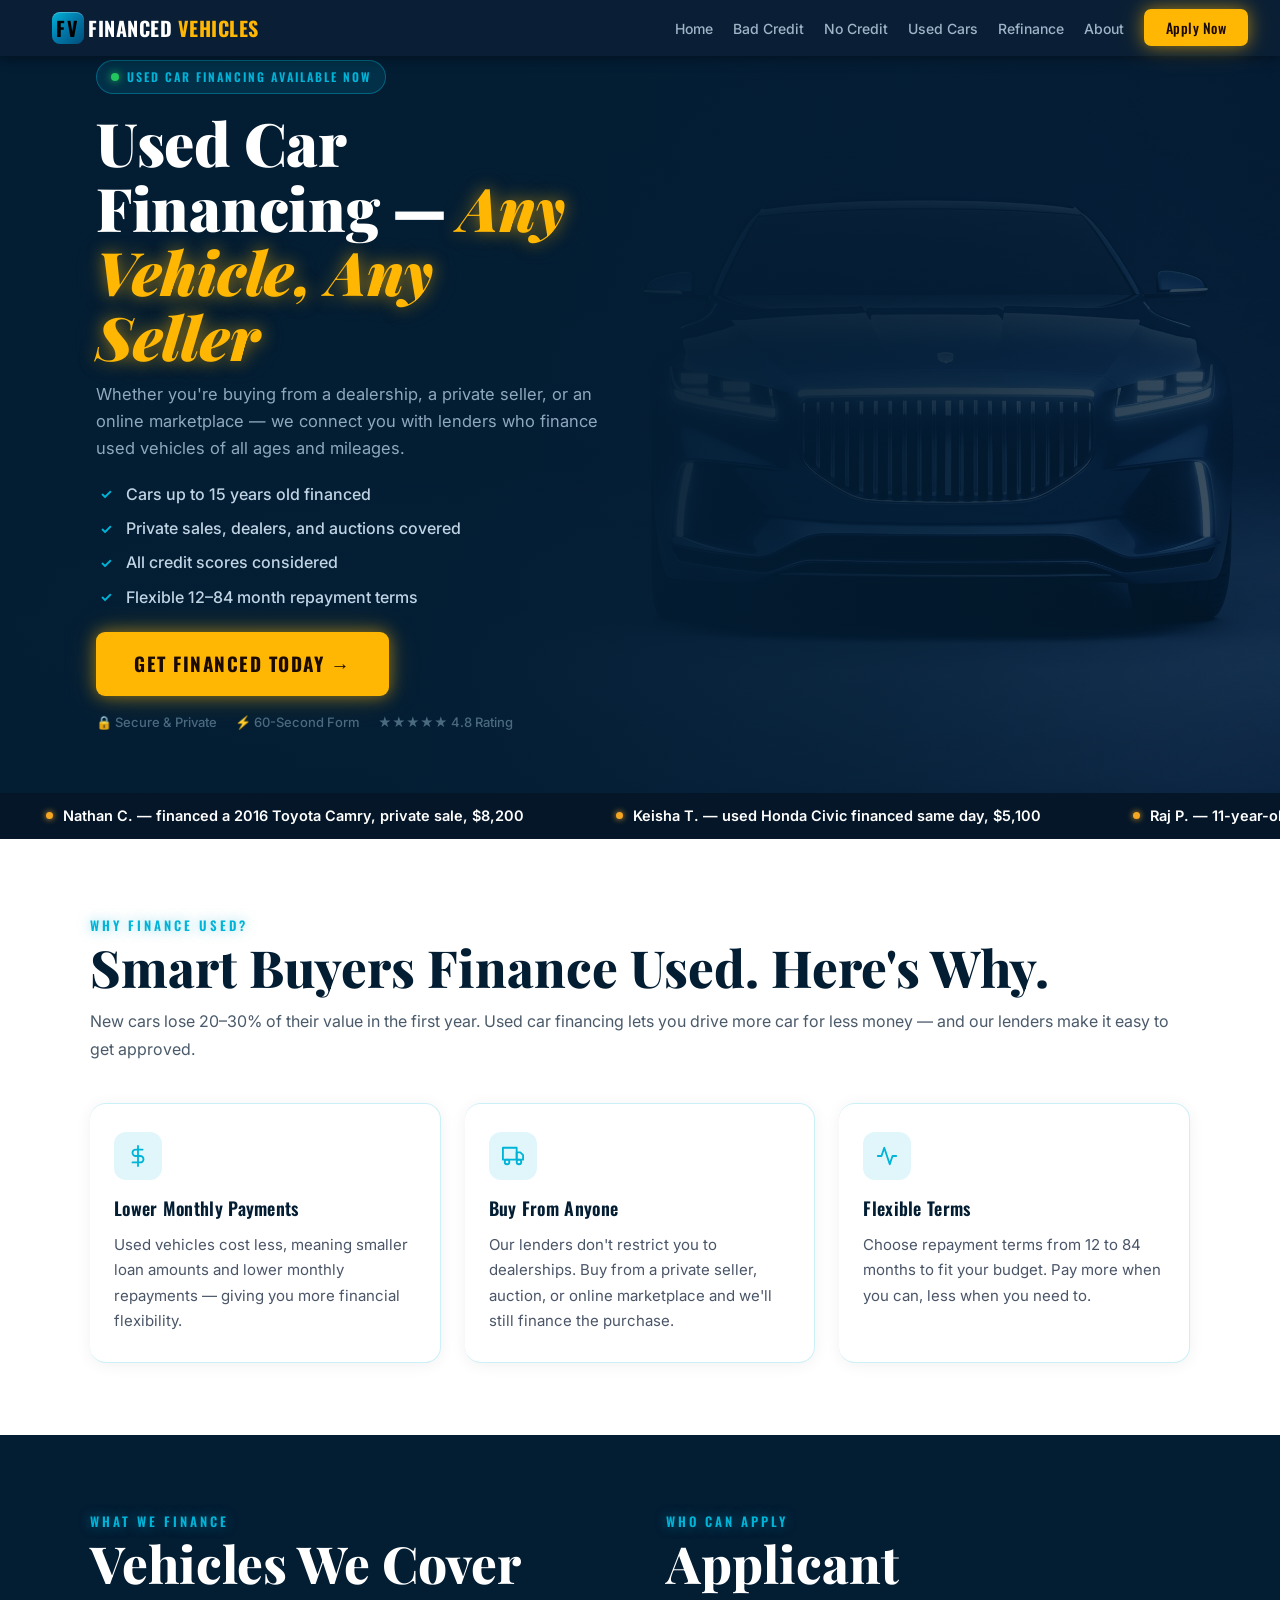
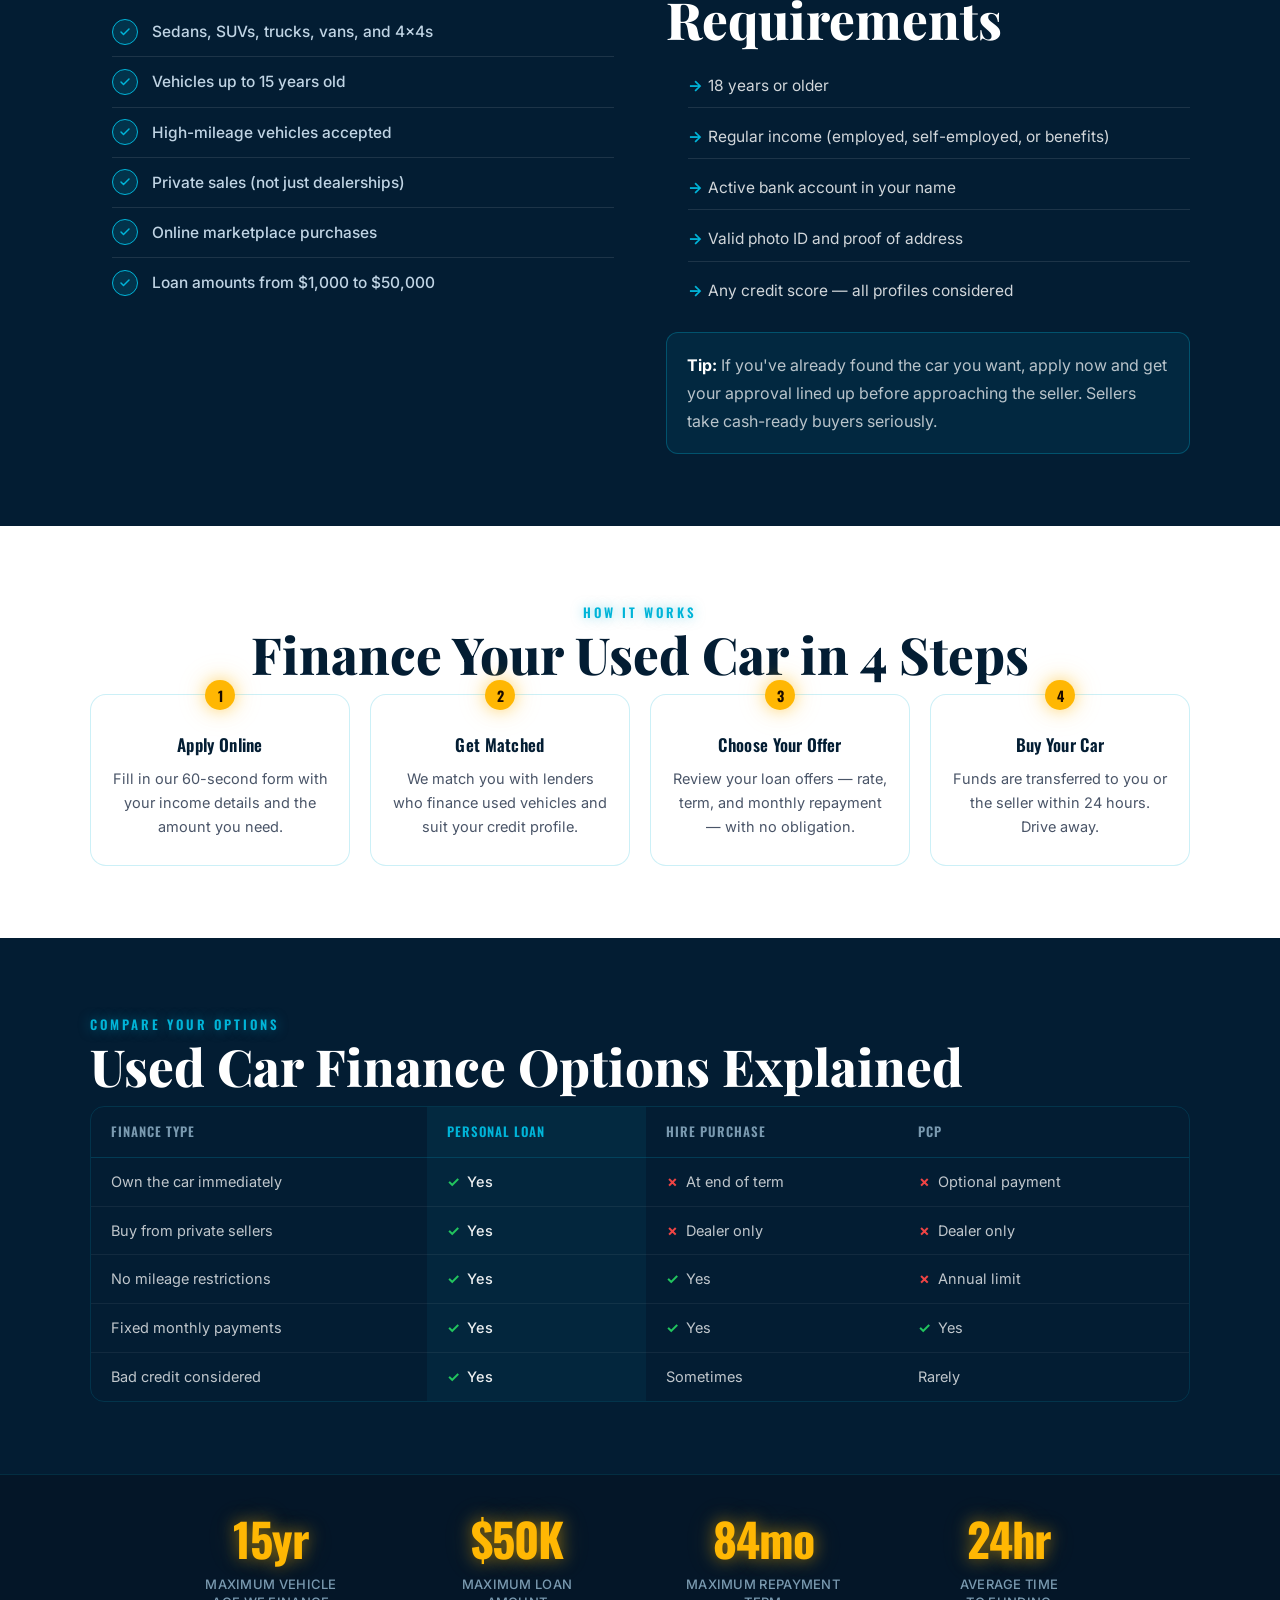
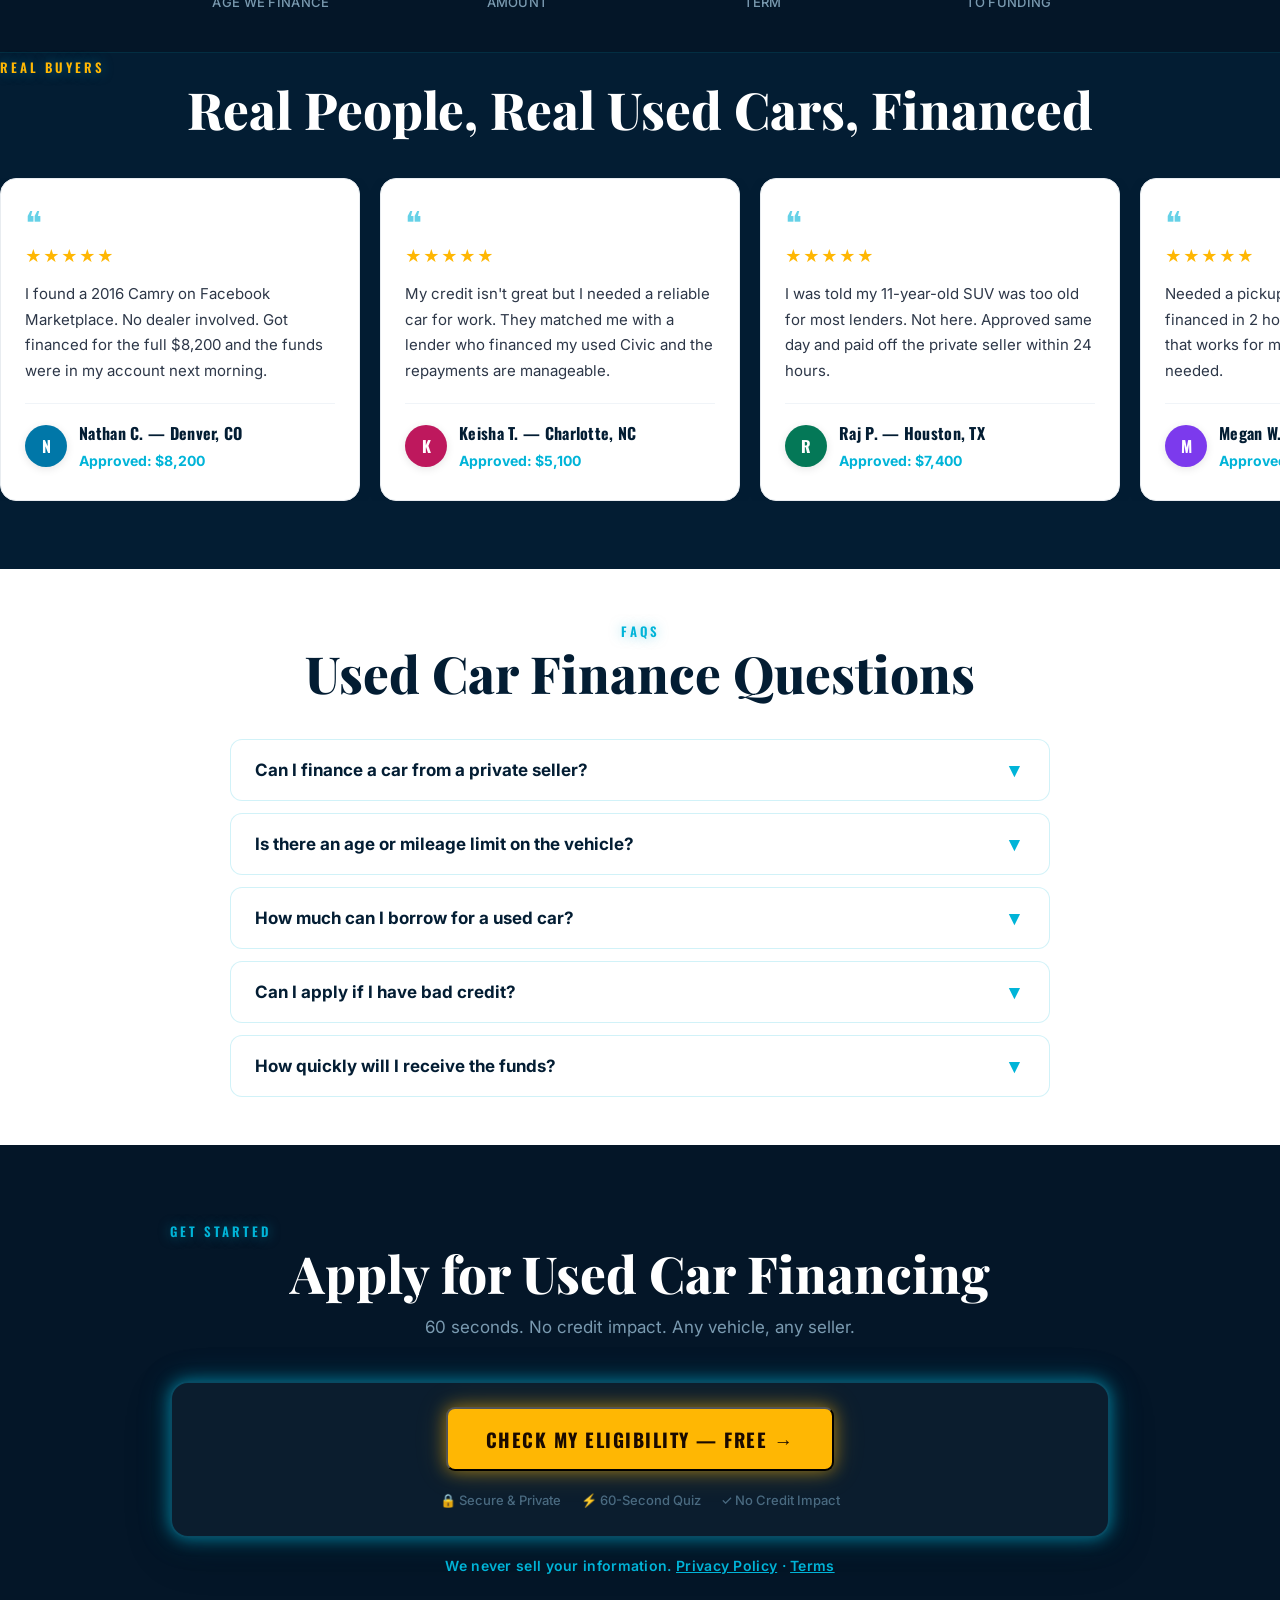
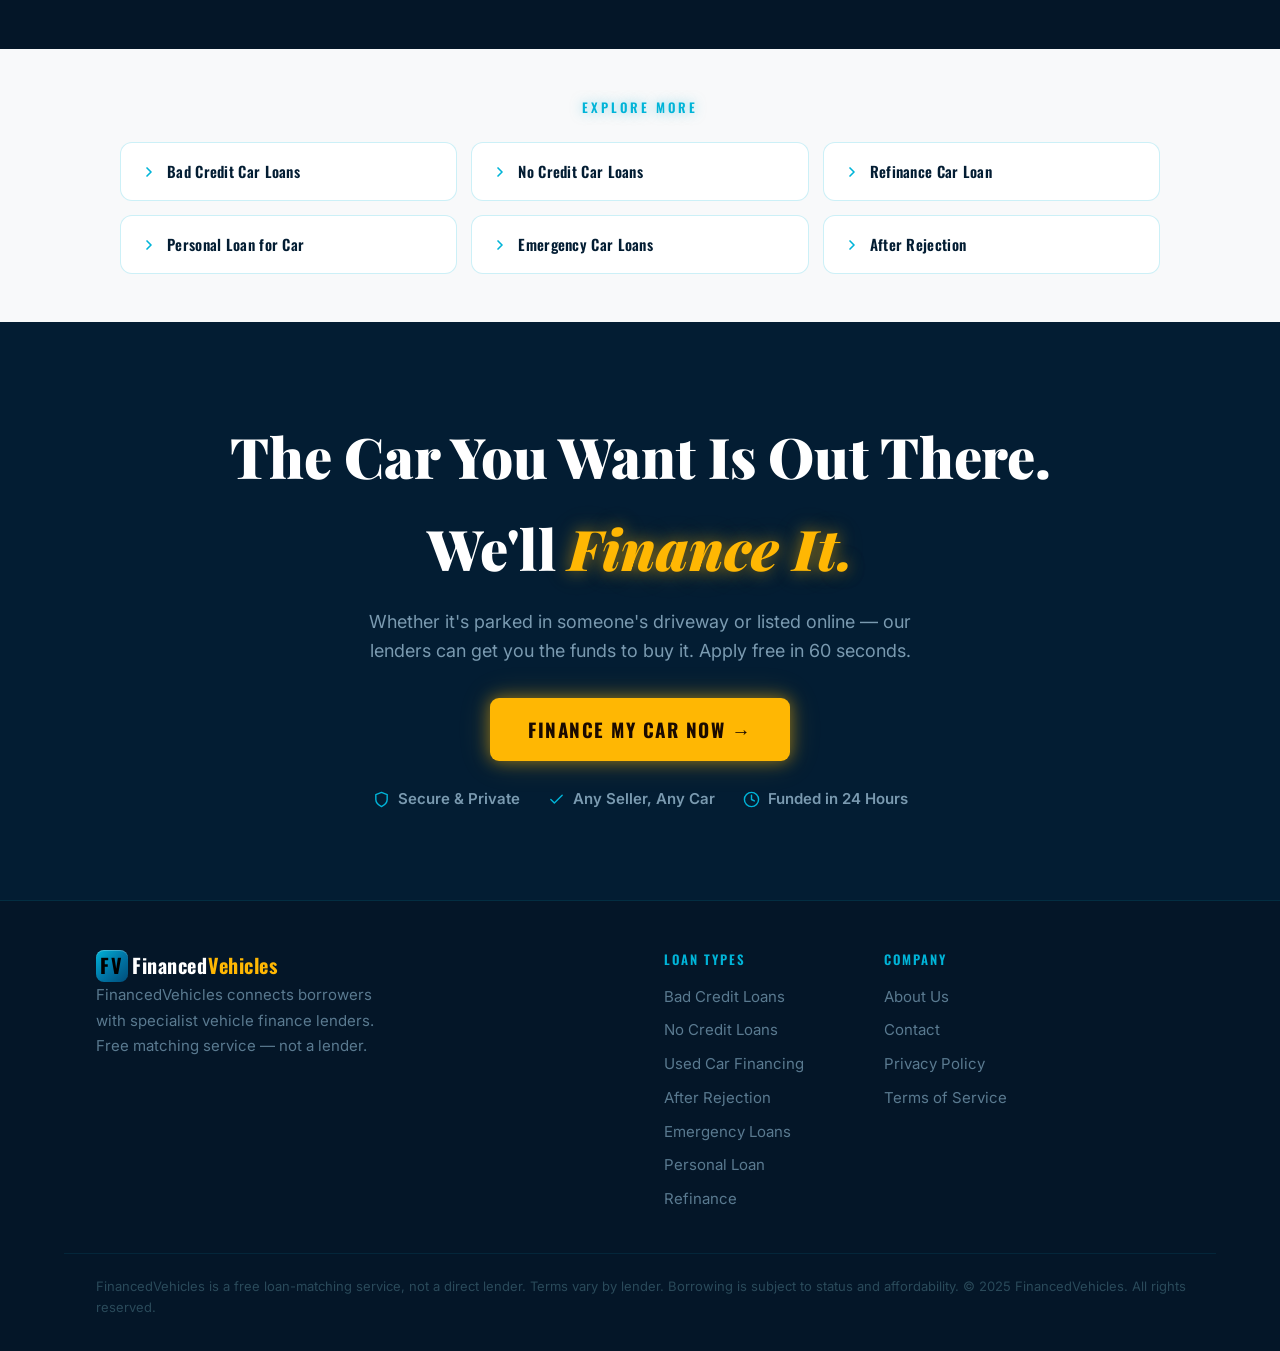
<file: used-car-financing/index.html>
<!DOCTYPE html>
<html lang="en">
<head>
  <meta charset="UTF-8"/>
  <meta name="viewport" content="width=device-width, initial-scale=1.0"/>
  <title>Used Car Financing — Fast Approval on Any Vehicle | FinancedVehicles</title>
  <meta name="description" content="Finance any used car, any age, any mileage. Our lender network covers private sales, dealerships, and auctions — with flexible terms and fast approval. Apply free in 60 seconds."/>
  <link rel="canonical" href="https://financedvehicles.com/used-car-financing/"/>
  <meta property="og:title" content="Used Car Financing — Finance Any Vehicle | FinancedVehicles"/>
  <meta property="og:description" content="Finance any used car from any seller. Flexible terms, fast decisions, all credit scores considered."/>
  <meta property="og:url" content="https://financedvehicles.com/used-car-financing/"/>
  <meta property="og:type" content="website"/>
  <meta name="twitter:card" content="summary_large_image"/>
  <link rel="icon" href="/favicon.ico" type="image/x-icon"/>
  <script async src="https://www.googletagmanager.com/gtag/js?id=G-Z3EX6JJ46B"></script>
  <script>window.dataLayer=window.dataLayer||[];function gtag(){dataLayer.push(arguments)}gtag('js',new Date());gtag('config','G-Z3EX6JJ46B');</script>
  <link rel="preconnect" href="https://fonts.googleapis.com"/>
  <link rel="preconnect" href="https://fonts.gstatic.com" crossorigin/>
  <link href="https://fonts.googleapis.com/css2?family=Playfair+Display:ital,wght@0,700;0,800;0,900;1,700;1,800&family=Inter:wght@400;500;600;700&family=Oswald:wght@500;600;700&family=Barlow+Condensed:wght@600;700;800&display=swap" rel="stylesheet"/>
  <link rel="stylesheet" href="../styles.css"/>
</head>
<body>

<nav id="mainNav">
  <a class="nav-logo" href="../"><div class="nav-logo-box">FV</div><span class="nav-logo-text">FINANCED <span class="logo-vehicles">VEHICLES</span></span></a>
  <ul class="nav-links">
    <li><a href="../">Home</a></li>
    <li><a href="../bad-credit-car-loans/">Bad Credit</a></li>
    <li><a href="../no-credit-car-loans/">No Credit</a></li>
    <li><a href="../used-car-financing/" aria-current="page">Used Cars</a></li>
    <li><a href="../refinance-car-loan/">Refinance</a></li>
    <li><a href="../about/">About</a></li>
    <li><a class="nav-cta" href="#apply">Apply Now</a></li>
  </ul>
  <button class="hamburger" onclick="toggleMenu()"><span></span><span></span><span></span></button>
</nav>
<div class="mobile-menu" id="mobileMenu">
  <a href="../">Home</a>
  <a href="../bad-credit-car-loans/">Bad Credit Loans</a>
  <a href="../no-credit-car-loans/">No Credit Loans</a>
  <a href="../used-car-financing/">Used Car Financing</a>
  <a href="../after-rejection-car-loans/">After Rejection</a>
  <a href="../emergency-car-loans/">Emergency Loans</a>
  <a href="../personal-loan-for-car/">Personal Loan for Car</a>
  <a href="../refinance-car-loan/">Refinance</a>
  <a href="../about/">About</a>
  <a class="nav-cta" href="#apply">Apply Now</a>
</div>

<!-- HERO -->
<section class="page-hero">
  <div class="page-hero-bg">
    <img src="../assets/images/headers/luxury-car-loan-financing-sleek-vehicle.jpg" alt="Sleek vehicle financed through FinancedVehicles" loading="eager" fetchpriority="high"/>
  </div>
  <div class="page-hero-content">
    <div class="page-hero-label"><span class="live-dot"></span> USED CAR FINANCING AVAILABLE NOW</div>
    <h1>Used Car Financing — <span class="accent">Any Vehicle, Any Seller</span></h1>
    <p class="page-hero-sub">Whether you're buying from a dealership, a private seller, or an online marketplace — we connect you with lenders who finance used vehicles of all ages and mileages.</p>
    <ul class="hero-bullets">
      <li><span class="bi">✓</span> Cars up to 15 years old financed</li>
      <li><span class="bi">✓</span> Private sales, dealers, and auctions covered</li>
      <li><span class="bi">✓</span> All credit scores considered</li>
      <li><span class="bi">✓</span> Flexible 12–84 month repayment terms</li>
    </ul>
    <a class="btn-quiz-trigger" href="#apply" data-open-quiz>Get Financed Today →</a>
    <div class="hero-trust">
      <span class="trust-item">🔒 Secure & Private</span>
      <span class="trust-item">⚡ 60-Second Form</span>
      <span class="trust-item">★★★★★ 4.8 Rating</span>
    </div>
  </div>
</section>

<!-- TICKER -->
<div class="ticker-wrap" aria-hidden="true">
  <div class="ticker">
    <div class="ticker-item"><span class="dot"></span> Nathan C. — financed a 2016 Toyota Camry, private sale, $8,200</div>
    <div class="ticker-item"><span class="dot"></span> Keisha T. — used Honda Civic financed same day, $5,100</div>
    <div class="ticker-item"><span class="dot"></span> Raj P. — 11-year-old SUV approved, no dealer required</div>
    <div class="ticker-item"><span class="dot"></span> Megan W. — $12,000 approved for a pickup truck in 2 hours</div>
    <div class="ticker-item"><span class="dot"></span> Nathan C. — financed a 2016 Toyota Camry, private sale, $8,200</div>
    <div class="ticker-item"><span class="dot"></span> Keisha T. — used Honda Civic financed same day, $5,100</div>
    <div class="ticker-item"><span class="dot"></span> Raj P. — 11-year-old SUV approved, no dealer required</div>
    <div class="ticker-item"><span class="dot"></span> Megan W. — $12,000 approved for a pickup truck in 2 hours</div>
  </div>
</div>

<!-- WHY USED -->
<section class="content-section">
  <div class="content-inner">
    <span class="section-label">WHY FINANCE USED?</span>
    <h2 class="section-title">Smart Buyers Finance Used. Here's Why.</h2>
    <p class="section-sub">New cars lose 20–30% of their value in the first year. Used car financing lets you drive more car for less money — and our lenders make it easy to get approved.</p>
    <div class="cards-grid cards-grid-3">
      <div class="info-card">
        <div class="card-icon"><svg width="22" height="22" viewBox="0 0 24 24" fill="none" stroke="#00b4d8" stroke-width="2" stroke-linecap="round" stroke-linejoin="round"><line x1="12" y1="1" x2="12" y2="23"/><path d="M17 5H9.5a3.5 3.5 0 0 0 0 7h5a3.5 3.5 0 0 1 0 7H6"/></svg></div>
        <h3>Lower Monthly Payments</h3>
        <p>Used vehicles cost less, meaning smaller loan amounts and lower monthly repayments — giving you more financial flexibility.</p>
      </div>
      <div class="info-card">
        <div class="card-icon"><svg width="22" height="22" viewBox="0 0 24 24" fill="none" stroke="#00b4d8" stroke-width="2" stroke-linecap="round" stroke-linejoin="round"><rect x="1" y="3" width="15" height="13"/><polygon points="16 8 20 8 23 11 23 16 16 16 16 8"/><circle cx="5.5" cy="18.5" r="2.5"/><circle cx="18.5" cy="18.5" r="2.5"/></svg></div>
        <h3>Buy From Anyone</h3>
        <p>Our lenders don't restrict you to dealerships. Buy from a private seller, auction, or online marketplace and we'll still finance the purchase.</p>
      </div>
      <div class="info-card">
        <div class="card-icon"><svg width="22" height="22" viewBox="0 0 24 24" fill="none" stroke="#00b4d8" stroke-width="2" stroke-linecap="round" stroke-linejoin="round"><polyline points="22 12 18 12 15 21 9 3 6 12 2 12"/></svg></div>
        <h3>Flexible Terms</h3>
        <p>Choose repayment terms from 12 to 84 months to fit your budget. Pay more when you can, less when you need to.</p>
      </div>
    </div>
  </div>
</section>

<!-- ELIGIBILITY -->
<section class="content-section bg-alt">
  <div class="content-inner">
    <div class="two-col-grid">
      <div>
        <span class="section-label">WHAT WE FINANCE</span>
        <h2 class="section-title">Vehicles We Cover</h2>
        <ul class="elig-list" style="margin-top:16px">
          <li><span class="elig-icon"><svg viewBox="0 0 24 24"><polyline points="20 6 9 17 4 12"/></svg></span>Sedans, SUVs, trucks, vans, and 4x4s</li>
          <li><span class="elig-icon"><svg viewBox="0 0 24 24"><polyline points="20 6 9 17 4 12"/></svg></span>Vehicles up to 15 years old</li>
          <li><span class="elig-icon"><svg viewBox="0 0 24 24"><polyline points="20 6 9 17 4 12"/></svg></span>High-mileage vehicles accepted</li>
          <li><span class="elig-icon"><svg viewBox="0 0 24 24"><polyline points="20 6 9 17 4 12"/></svg></span>Private sales (not just dealerships)</li>
          <li><span class="elig-icon"><svg viewBox="0 0 24 24"><polyline points="20 6 9 17 4 12"/></svg></span>Online marketplace purchases</li>
          <li><span class="elig-icon"><svg viewBox="0 0 24 24"><polyline points="20 6 9 17 4 12"/></svg></span>Loan amounts from $1,000 to $50,000</li>
        </ul>
      </div>
      <div>
        <span class="section-label">WHO CAN APPLY</span>
        <h2 class="section-title">Applicant Requirements</h2>
        <ul class="solution-list" style="margin-top:16px">
          <li>18 years or older</li>
          <li>Regular income (employed, self-employed, or benefits)</li>
          <li>Active bank account in your name</li>
          <li>Valid photo ID and proof of address</li>
          <li>Any credit score — all profiles considered</li>
        </ul>
        <div class="highlight-box">
          <p><strong>Tip:</strong> If you've already found the car you want, apply now and get your approval lined up before approaching the seller. Sellers take cash-ready buyers seriously.</p>
        </div>
      </div>
    </div>
  </div>
</section>

<!-- STEPS -->
<section class="content-section">
  <div class="content-inner text-center">
    <span class="section-label">HOW IT WORKS</span>
    <h2 class="section-title">Finance Your Used Car in 4 Steps</h2>
    <div class="steps-grid">
      <div class="step-item"><h3>Apply Online</h3><p>Fill in our 60-second form with your income details and the amount you need.</p></div>
      <div class="step-item"><h3>Get Matched</h3><p>We match you with lenders who finance used vehicles and suit your credit profile.</p></div>
      <div class="step-item"><h3>Choose Your Offer</h3><p>Review your loan offers — rate, term, and monthly repayment — with no obligation.</p></div>
      <div class="step-item"><h3>Buy Your Car</h3><p>Funds are transferred to you or the seller within 24 hours. Drive away.</p></div>
    </div>
  </div>
</section>

<!-- COMPARE -->
<section class="content-section bg-alt">
  <div class="content-inner">
    <span class="section-label">COMPARE YOUR OPTIONS</span>
    <h2 class="section-title">Used Car Finance Options Explained</h2>
    <div style="overflow-x:auto;border-radius:14px;border:1px solid rgba(0,180,216,.15)">
      <table class="compare-table">
        <thead>
          <tr>
            <th>Finance Type</th>
            <th class="hl">Personal Loan</th>
            <th>Hire Purchase</th>
            <th>PCP</th>
          </tr>
        </thead>
        <tbody>
          <tr><td>Own the car immediately</td><td class="hl"><span class="check">✓</span> Yes</td><td><span class="cross">✗</span> At end of term</td><td><span class="cross">✗</span> Optional payment</td></tr>
          <tr><td>Buy from private sellers</td><td class="hl"><span class="check">✓</span> Yes</td><td><span class="cross">✗</span> Dealer only</td><td><span class="cross">✗</span> Dealer only</td></tr>
          <tr><td>No mileage restrictions</td><td class="hl"><span class="check">✓</span> Yes</td><td><span class="check">✓</span> Yes</td><td><span class="cross">✗</span> Annual limit</td></tr>
          <tr><td>Fixed monthly payments</td><td class="hl"><span class="check">✓</span> Yes</td><td><span class="check">✓</span> Yes</td><td><span class="check">✓</span> Yes</td></tr>
          <tr><td>Bad credit considered</td><td class="hl"><span class="check">✓</span> Yes</td><td>Sometimes</td><td>Rarely</td></tr>
        </tbody>
      </table>
    </div>
  </div>
</section>

<!-- STAT STRIP -->
<div class="stat-strip">
  <div class="stat-strip-inner">
    <div class="stat-item"><div class="stat-num">15yr</div><div class="stat-label">Maximum vehicle<br>age we finance</div></div>
    <div class="stat-item"><div class="stat-num">$50K</div><div class="stat-label">Maximum loan<br>amount</div></div>
    <div class="stat-item"><div class="stat-num">84mo</div><div class="stat-label">Maximum repayment<br>term</div></div>
    <div class="stat-item"><div class="stat-num">24hr</div><div class="stat-label">Average time<br>to funding</div></div>
  </div>
</div>

<!-- TESTIMONIALS -->
<section class="testimonials-section">
  <span class="section-label">REAL BUYERS</span>
  <h2 class="section-title">Real People, Real Used Cars, Financed</h2>
  <div class="testimonials-row">
    <div class="testimonials-track row1">
      <div class="t-card"><div class="t-quote">❝</div><div class="t-stars">★★★★★</div><p class="t-text">I found a 2016 Camry on Facebook Marketplace. No dealer involved. Got financed for the full $8,200 and the funds were in my account next morning.</p><div class="t-author-row"><div class="t-avatar" style="background:#0077a8;color:#fff">N</div><div><div class="t-author-name">Nathan C. — Denver, CO</div><div class="t-approved">Approved: $8,200</div></div></div></div>
      <div class="t-card"><div class="t-quote">❝</div><div class="t-stars">★★★★★</div><p class="t-text">My credit isn't great but I needed a reliable car for work. They matched me with a lender who financed my used Civic and the repayments are manageable.</p><div class="t-author-row"><div class="t-avatar" style="background:#be185d;color:#fff">K</div><div><div class="t-author-name">Keisha T. — Charlotte, NC</div><div class="t-approved">Approved: $5,100</div></div></div></div>
      <div class="t-card"><div class="t-quote">❝</div><div class="t-stars">★★★★★</div><p class="t-text">I was told my 11-year-old SUV was too old for most lenders. Not here. Approved same day and paid off the private seller within 24 hours.</p><div class="t-author-row"><div class="t-avatar" style="background:#047857;color:#fff">R</div><div><div class="t-author-name">Raj P. — Houston, TX</div><div class="t-approved">Approved: $7,400</div></div></div></div>
      <div class="t-card"><div class="t-quote">❝</div><div class="t-stars">★★★★★</div><p class="t-text">Needed a pickup for my business. $12,000 financed in 2 hours with a monthly payment that works for my income. Exactly what I needed.</p><div class="t-author-row"><div class="t-avatar" style="background:#7c3aed;color:#fff">M</div><div><div class="t-author-name">Megan W. — Portland, OR</div><div class="t-approved">Approved: $12,000</div></div></div></div>
      <!-- duplicate -->
      <div class="t-card"><div class="t-quote">❝</div><div class="t-stars">★★★★★</div><p class="t-text">I found a 2016 Camry on Facebook Marketplace. No dealer involved. Got financed for the full $8,200 and the funds were in my account next morning.</p><div class="t-author-row"><div class="t-avatar" style="background:#0077a8;color:#fff">N</div><div><div class="t-author-name">Nathan C. — Denver, CO</div><div class="t-approved">Approved: $8,200</div></div></div></div>
      <div class="t-card"><div class="t-quote">❝</div><div class="t-stars">★★★★★</div><p class="t-text">My credit isn't great but I needed a reliable car for work. They matched me with a lender who financed my used Civic and the repayments are manageable.</p><div class="t-author-row"><div class="t-avatar" style="background:#be185d;color:#fff">K</div><div><div class="t-author-name">Keisha T. — Charlotte, NC</div><div class="t-approved">Approved: $5,100</div></div></div></div>
    </div>
  </div>
</section>

<!-- FAQ -->
<section class="faq-section">
  <div class="content-inner text-center">
    <span class="section-label">FAQs</span>
    <h2 class="section-title">Used Car Finance Questions</h2>
    <div class="faq-list" style="text-align:left">
      <div class="faq-item">
        <button class="faq-q" onclick="toggleFaq(this)">Can I finance a car from a private seller? <span class="arrow">▾</span></button>
        <div class="faq-a">Yes. Personal loans from our lender network are not restricted to dealerships. You can use the funds to buy from a private individual, Facebook Marketplace, Craigslist, or any other source.</div>
      </div>
      <div class="faq-item">
        <button class="faq-q" onclick="toggleFaq(this)">Is there an age or mileage limit on the vehicle? <span class="arrow">▾</span></button>
        <div class="faq-a">Most of our lenders will finance vehicles up to 15 years old. High mileage is generally accepted — the loan is tied to your income, not the vehicle's condition. Some lenders may require a vehicle inspection for older cars.</div>
      </div>
      <div class="faq-item">
        <button class="faq-q" onclick="toggleFaq(this)">How much can I borrow for a used car? <span class="arrow">▾</span></button>
        <div class="faq-a">Loans range from $1,000 to $50,000 depending on your income and credit profile. Most used car applicants borrow between $3,000 and $15,000.</div>
      </div>
      <div class="faq-item">
        <button class="faq-q" onclick="toggleFaq(this)">Can I apply if I have bad credit? <span class="arrow">▾</span></button>
        <div class="faq-a">Absolutely. All credit profiles are welcome. Our lenders specialise in approving applicants that banks won't touch — including those with late payments, defaults, or low scores.</div>
      </div>
      <div class="faq-item">
        <button class="faq-q" onclick="toggleFaq(this)">How quickly will I receive the funds? <span class="arrow">▾</span></button>
        <div class="faq-a">Most approved borrowers receive funds the same day or the next business day. The money is transferred directly to your bank account — then you pay the seller.</div>
      </div>
    </div>
  </div>
</section>

<!-- APPLY -->
<section class="apply-section" id="apply">
  <div class="apply-inner">
    <span class="section-label">GET STARTED</span>
    <h2 class="section-title">Apply for Used Car Financing</h2>
    <p class="section-sub">60 seconds. No credit impact. Any vehicle, any seller.</p>
    <div class="apply-box">
      <div style="text-align:center;padding:1.5rem 0">
        <button class="btn-quiz-trigger" data-open-quiz>Check My Eligibility — Free →</button>
        <div class="mac-trust" style="justify-content:center;margin-top:1.2rem">
          <span>🔒 Secure &amp; Private</span>
          <span>⚡ 60-Second Quiz</span>
          <span>✓ No Credit Impact</span>
        </div>
      </div>
    </div>
    <p class="no-sell">We never sell your information. <a href="../privacy-policy/" style="color:inherit">Privacy Policy</a> · <a href="../terms-of-service/" style="color:inherit">Terms</a></p>
  </div>
</section>
<script>
window.quizConfig = {
  steps: [
    { question: 'What best describes your income?', options: ['Employed full-time', 'Self-employed / Freelance', 'Benefits or Pension', 'Other / Mixed income'] },
    { question: "What's your budget for the car?", options: ['Under $5,000', '$5,000–$10,000', '$10,000–$20,000', 'Over $20,000'] },
    { question: 'Where are you planning to buy from?', options: ['A dealership', 'A private seller', 'Online / auction', "Haven't decided yet"] }
  ],
  tip: "Used car finance can cover vehicles up to 15 years old. Even a small deposit — $500 to $1,000 — can significantly improve your approval odds and bring your interest rate down.",
  redirectUrl: 'https://superpersonalfinder.com/?aff143428'
};
</script>

<!-- INTERNAL LINKS -->
<section class="internal-links">
  <div class="il-inner">
    <span class="section-label">EXPLORE MORE</span>
    <div class="il-grid">
      <a class="il-card" href="../bad-credit-car-loans/"><svg viewBox="0 0 24 24"><polyline points="9 18 15 12 9 6"/></svg> Bad Credit Car Loans</a>
      <a class="il-card" href="../no-credit-car-loans/"><svg viewBox="0 0 24 24"><polyline points="9 18 15 12 9 6"/></svg> No Credit Car Loans</a>
      <a class="il-card" href="../refinance-car-loan/"><svg viewBox="0 0 24 24"><polyline points="9 18 15 12 9 6"/></svg> Refinance Car Loan</a>
      <a class="il-card" href="../personal-loan-for-car/"><svg viewBox="0 0 24 24"><polyline points="9 18 15 12 9 6"/></svg> Personal Loan for Car</a>
      <a class="il-card" href="../emergency-car-loans/"><svg viewBox="0 0 24 24"><polyline points="9 18 15 12 9 6"/></svg> Emergency Car Loans</a>
      <a class="il-card" href="../after-rejection-car-loans/"><svg viewBox="0 0 24 24"><polyline points="9 18 15 12 9 6"/></svg> After Rejection</a>
    </div>
  </div>
</section>

<!-- SOFT CLOSE -->
<section class="softclose-section">
  <div class="softclose-content">
    <h2>The Car You Want Is Out There.<br>We'll <span class="accent">Finance It.</span></h2>
    <p>Whether it's parked in someone's driveway or listed online — our lenders can get you the funds to buy it. Apply free in 60 seconds.</p>
    <a class="btn-quiz-trigger" href="#apply" data-open-quiz>Finance My Car Now →</a>
    <div class="softclose-badges">
      <span class="softclose-badge"><svg viewBox="0 0 24 24"><path d="M12 22s8-4 8-10V5l-8-3-8 3v7c0 6 8 10 8 10z"/></svg> Secure &amp; Private</span>
      <span class="softclose-badge"><svg viewBox="0 0 24 24"><polyline points="20 6 9 17 4 12"/></svg> Any Seller, Any Car</span>
      <span class="softclose-badge"><svg viewBox="0 0 24 24"><circle cx="12" cy="12" r="10"/><polyline points="12 6 12 12 16 14"/></svg> Funded in 24 Hours</span>
    </div>
  </div>
</section>

<footer>
  <div class="footer-inner">
    <div class="footer-brand">
      <a class="nav-logo" href="../"><div class="nav-logo-box">FV</div><span class="nav-logo-text">Financed<span class="logo-vehicles">Vehicles</span></span></a>
      <p>FinancedVehicles connects borrowers with specialist vehicle finance lenders. Free matching service — not a lender.</p>
    </div>
    <div class="footer-col">
      <h4>Loan Types</h4>
      <a href="../bad-credit-car-loans/">Bad Credit Loans</a>
      <a href="../no-credit-car-loans/">No Credit Loans</a>
      <a href="../used-car-financing/">Used Car Financing</a>
      <a href="../after-rejection-car-loans/">After Rejection</a>
      <a href="../emergency-car-loans/">Emergency Loans</a>
      <a href="../personal-loan-for-car/">Personal Loan</a>
      <a href="../refinance-car-loan/">Refinance</a>
    </div>
    <div class="footer-col">
      <h4>Company</h4>
      <a href="../about/">About Us</a>
      <a href="../contact/">Contact</a>
      <a href="../privacy-policy/">Privacy Policy</a>
      <a href="../terms-of-service/">Terms of Service</a>
    </div>
  </div>
  <div class="footer-bottom">
    <p class="disc">FinancedVehicles is a free loan-matching service, not a direct lender. Terms vary by lender. Borrowing is subject to status and affordability. &copy; 2025 FinancedVehicles. All rights reserved.</p>
  </div>
</footer>

<script src="../main.js" defer></script>
</body>
</html>
</file>
<file: styles.css>
*,*::before,*::after{box-sizing:border-box;margin:0;padding:0}
:root{
  --navy:#031d33;
  --navy2:#041628;
  --navy3:#071f38;
  --cyan:#00b4d8;
  --cyan2:#0096b7;
  --cyan-glow:rgba(0,180,216,.45);
  --amber:#ffb703;
  --amber2:#e0a000;
  --white:#ffffff;
  --light:#f8f9fa;
  --text:#2d3748;
  --text-light:#4a5568;
  --text-muted:#7a9ab0;
  --text-dim:#4a6a80;
  --text-pale:#90a8be;
  --dark-bg:#1a0a00;
  --border:#dee2e6;
  --glow-cyan:0 0 16px rgba(0,180,216,.55),0 0 32px rgba(0,180,216,.25);
  --glow-amber:0 0 16px rgba(255,183,3,.5),0 0 32px rgba(255,183,3,.2);
}
html,body{scroll-behavior:smooth;margin:0;padding:0;width:100%;min-height:100%}
body{font-family:'Inter',sans-serif;background:#fff;color:var(--text);line-height:1.65;overflow-x:hidden;font-size:17px}
:focus-visible{outline:2px solid var(--cyan);outline-offset:3px;border-radius:4px}

/* ─── STICKY MOBILE CTA ─── */
.sticky-mobile-cta{display:none;position:fixed;bottom:0;left:0;right:0;z-index:995;background:var(--amber);padding:14px 20px;text-align:center;box-shadow:0 -4px 20px rgba(0,0,0,.35)}
.sticky-mobile-cta a{color:#1a0a00;font-family:'Oswald',sans-serif;font-weight:700;font-size:16px;letter-spacing:.4px;text-decoration:none;display:flex;align-items:center;justify-content:center;gap:8px}
@keyframes slideUp{from{transform:translateY(100%)}to{transform:translateY(0)}}
@media(max-width:768px){
  .sticky-mobile-cta{display:block;animation:slideUp .4s ease 3s both}
  #application-form{display:none}
  #mobile-apply-cta{display:block !important}
  body{padding-bottom:60px}
}


/* ─── NAV ─── */
#mainNav{position:fixed;top:0;left:0;right:0;z-index:999;background:#0a1f35;backdrop-filter:none;-webkit-backdrop-filter:none;display:flex;align-items:center;justify-content:space-between;padding:0 24px 0 52px;height:56px;box-shadow:0 2px 12px rgba(0,0,0,.4)}
.nav-logo{display:flex;align-items:center;gap:4px;text-decoration:none}
.nav-logo-box{width:32px;height:32px;background:linear-gradient(135deg,#00b4d8 0%,#0077a8 50%,#004d7a 100%);border:none;border-radius:8px;display:flex;align-items:center;justify-content:center;font-family:'Oswald',sans-serif;font-weight:800;font-size:20px;color:#000;flex-shrink:0;letter-spacing:2px;text-transform:uppercase;box-shadow:inset 0 1px 0 rgba(255,255,255,.25)}
.nav-logo-text{font-family:'Oswald',sans-serif;font-weight:700;font-size:20px;letter-spacing:.5px;color:#fff}
.nav-links{display:flex;align-items:center;gap:20px;list-style:none;margin-left:auto;padding-right:8px}
.nav-links a{color:#a0b4c8;font-size:14px;font-weight:500;text-decoration:none;transition:color .2s}
.nav-links a:hover{color:var(--amber)}
.nav-cta{background:var(--amber);color:var(--dark-bg);font-family:'Oswald',sans-serif;font-weight:700;font-size:14px;padding:8px 22px;border-radius:7px;text-decoration:none;letter-spacing:.5px;transition:all .2s;box-shadow:var(--glow-amber)}
.nav-cta:hover{background:var(--amber2);transform:translateY(-1px)}
a.nav-cta,a.nav-cta:hover{color:var(--dark-bg)}
.hamburger{display:none;flex-direction:column;gap:5px;cursor:pointer;background:none;border:none;padding:4px}
.hamburger span{display:block;width:24px;height:2px;background:#fff;border-radius:2px}
.mobile-menu{display:none;position:fixed;top:56px;left:0;right:0;background:var(--navy2);z-index:998;padding:20px 28px 28px;flex-direction:column;gap:12px;border-top:1px solid rgba(0,180,216,.2)}
.mobile-menu a{color:#a0b4c8;font-size:16px;font-weight:600;text-decoration:none;padding:10px 0;border-bottom:1px solid rgba(255,255,255,.07);transition:color .2s}
.mobile-menu a:hover{color:var(--amber)}
.mobile-menu .nav-cta{text-align:center;margin-top:8px;padding:13px;display:block;color:#000 !important}

/* ─── HERO BUTTON (shared) ─── */
.hero-btn{display:inline-block;background:var(--amber);color:var(--dark-bg);font-family:'Oswald',sans-serif;font-weight:800;font-size:20px;letter-spacing:1.5px;text-transform:uppercase;padding:16px 38px;border-radius:9px;text-decoration:none;transition:all .22s;box-shadow:var(--glow-amber)}
.hero-btn:hover{background:var(--amber2);transform:translateY(-2px)}

/* ─── TICKER ─── */
.ticker-wrap{background:var(--navy2);overflow:hidden;width:100%}
.ticker{display:flex;width:max-content;animation:ticker-scroll 120s linear infinite}
.ticker-wrap:hover .ticker{animation-play-state:paused}
.ticker-item{white-space:nowrap;padding:11px 46px;font-size:14.5px;font-weight:600;color:#ffffff;display:flex;align-items:center;gap:10px}
.ticker-item .dot{width:7px;height:7px;border-radius:50%;background:#f5a623;display:inline-block;flex-shrink:0;box-shadow:0 0 6px #f5a623}

/* ─── SHARED SECTION STYLES ─── */
.section-label{text-align:center;font-family:'Oswald',sans-serif;font-size:14px;font-weight:600;color:var(--cyan);letter-spacing:3px;text-transform:uppercase;margin-bottom:10px;text-shadow:0 0 12px rgba(0,180,216,.5)}
h2.section-title{font-family:'Playfair Display',serif;font-size:clamp(32px,4vw,52px);font-weight:800;color:var(--navy);margin-bottom:12px;line-height:1.1}
.section-sub{font-size:17px;color:var(--text-light);margin-bottom:40px;line-height:1.65}

/* ─── SECTION 2 — LOAN OPTIONS ─── */
.loan-section{background:var(--navy);padding:64px 64px}
.loan-section .section-label{color:var(--amber)}
.loan-section .section-title{color:#fff;text-align:center}
.loan-section .section-sub{color:var(--text-muted);text-align:center;max-width:640px;margin-left:auto;margin-right:auto}
.loan-grid{display:grid;grid-template-columns:repeat(3,1fr);gap:20px;max-width:1040px;margin:0 auto 28px}
.loan-card{background:rgba(255,255,255,.04);border:1px solid rgba(0,180,216,.25);border-radius:14px;padding:24px 22px;cursor:pointer;transition:all .25s;position:relative;overflow:hidden;box-shadow:0 0 0 0 var(--cyan-glow)}
.loan-card:hover,.loan-card.open{border-color:var(--cyan);box-shadow:var(--glow-cyan);background:rgba(0,180,216,.06)}
.loan-card-header{display:flex;align-items:center;justify-content:center;gap:12px}
.loan-icon-wrap{width:44px;height:44px;border-radius:10px;background:rgba(0,180,216,.15);display:flex;align-items:center;justify-content:center;flex-shrink:0}
.loan-icon-wrap svg{width:22px;height:22px;stroke:var(--cyan);fill:none;stroke-width:2;stroke-linecap:round;stroke-linejoin:round}
.loan-card h3{font-family:'Oswald',sans-serif;font-weight:600;font-size:18px;color:#fff;letter-spacing:.3px;flex:1;text-align:center}
.loan-arrow{font-size:18px;color:var(--amber);transition:transform .3s;flex-shrink:0}
.loan-card.open .loan-arrow{transform:rotate(90deg)}
.loan-body{max-height:0;overflow:hidden;transition:max-height .35s ease,padding .35s ease;font-size:15px;color:#fff;line-height:1.65;padding:0;text-align:center}
.loan-card.open .loan-body{max-height:160px;padding-top:14px}
.loan-center-btn{text-align:center;margin-top:8px}

/* ─── SECTION 3 — HOW IT WORKS ─── */
.steps-section{padding:48px 64px;background:#fff}
.steps-section .section-title,.steps-section .section-sub{text-align:center}
.steps-section .section-sub{max-width:640px;margin-left:auto;margin-right:auto}
.steps-grid{display:grid;grid-template-columns:repeat(3,1fr);gap:32px;max-width:960px;margin:0 auto;position:relative;align-items:stretch}
.step-card{background:#fff;border:1.5px solid rgba(0,180,216,.25);border-radius:18px;padding:40px 24px 24px;text-align:center;position:relative;transition:all .25s;box-shadow:0 2px 20px rgba(0,0,0,.06);display:flex;flex-direction:column;align-items:center}
.step-card:hover{border-color:var(--cyan);box-shadow:var(--glow-cyan)}
.step-num-badge{position:absolute;top:-16px;left:50%;transform:translateX(-50%);width:34px;height:34px;border-radius:50%;background:var(--amber);color:var(--navy);font-family:'Oswald',sans-serif;font-weight:700;font-size:16px;display:flex;align-items:center;justify-content:center;box-shadow:var(--glow-amber)}
.step-icon{width:72px;height:72px;border-radius:18px;background:var(--navy);display:flex;align-items:center;justify-content:center;margin:0 auto 16px;box-shadow:var(--glow-cyan);border:1px solid rgba(0,180,216,.3)}
.step-icon svg{width:34px;height:34px;stroke:var(--cyan);fill:none;stroke-width:2;stroke-linecap:round;stroke-linejoin:round}
.step-card h3{font-family:'Oswald',sans-serif;font-weight:600;font-size:20px;color:var(--navy);margin-bottom:9px;letter-spacing:.4px}
.step-card p{font-size:15.5px;color:var(--text-light);line-height:1.65}
.step-card .step-note{font-size:13px;color:var(--cyan);font-weight:600;margin-top:10px}
.steps-realtime{text-align:center;margin-top:28px;display:flex;align-items:center;justify-content:center;gap:8px;color:var(--text-light);font-size:15px}
.steps-realtime .dot{width:9px;height:9px;border-radius:50%;background:#22c55e;display:inline-block;box-shadow:0 0 8px #22c55e}

/* ─── SECTION 4 — ELIGIBILITY ─── */
.eligibility-outer{background:var(--navy);padding:48px 64px}
.eligibility-section{display:grid;grid-template-columns:1fr 1fr;gap:40px;align-items:stretch;max-width:1100px;margin:0 auto}
.elig-panel{background:rgba(255,255,255,.05);border:1.5px solid rgba(0,180,216,.3);border-radius:20px;padding:20px 22px;box-shadow:0 4px 32px rgba(0,0,0,.25);display:flex;flex-direction:column}
.elig-panel .section-label{text-align:left}
.elig-panel h2{font-family:'Playfair Display',serif;font-size:clamp(28px,3.5vw,44px);font-weight:800;color:#fff;margin-bottom:8px}
.elig-panel>p{color:var(--text-pale);font-size:16px;margin-bottom:12px;line-height:1.65}
.elig-list{list-style:none;display:flex;flex-direction:column;gap:0}
.elig-item{display:flex;align-items:center;gap:14px;padding:11px 0;border-bottom:1px solid rgba(255,255,255,.1)}
.elig-item:last-child{border-bottom:none}
.elig-check{width:28px;height:28px;min-width:28px;border-radius:50%;background:rgba(0,180,216,.12);border:1.5px solid var(--cyan);display:flex;align-items:center;justify-content:center;margin-top:1px}
.elig-check svg{width:13px;height:13px;stroke:var(--cyan);fill:none;stroke-width:3;stroke-linecap:round;stroke-linejoin:round}
.elig-item-text{display:flex;flex-direction:column;justify-content:center;gap:3px}
.elig-item-text strong{display:block;font-size:15.5px;font-weight:700;color:#fff;line-height:1.3}
.elig-item-text span{font-size:13.5px;color:var(--text-muted);line-height:1.5}
.elig-cta-note{color:var(--amber);font-size:15px;font-weight:700;text-align:center;margin:16px 0 10px;font-family:'Oswald',sans-serif;letter-spacing:.4px}
.elig-btn{display:block;text-align:center;background:var(--amber);color:var(--dark-bg);font-family:'Oswald',sans-serif;font-weight:800;font-size:19px;letter-spacing:1.5px;text-transform:uppercase;padding:15px 32px;border-radius:9px;text-decoration:none;transition:all .22s;box-shadow:var(--glow-amber)}
.elig-btn:hover{background:var(--amber2);transform:translateY(-2px)}
.elig-image-panel{border-radius:20px;overflow:hidden;border:1.5px solid rgba(0,180,216,.25);box-shadow:0 4px 24px rgba(0,0,0,.12);max-height:520px}
.elig-image-panel img{width:100%;height:100%;object-fit:cover;object-position:center 15%;display:block}

/* ─── SECTION 5 — IFRAME / FORM ─── */
.iframe-section{background:#f8f9fa;padding:24px 48px 16px}
.iframe-section .section-label{color:var(--cyan)}
.iframe-section .section-title{text-align:center;color:var(--navy);margin-bottom:6px}
.iframe-section .section-sub{text-align:center;max-width:600px;margin-left:auto;margin-right:auto;margin-bottom:16px}
.iframe-wrap{max-width:860px;margin:0 auto;border-radius:16px;overflow:visible;border:2px solid rgba(0,180,216,.3);box-shadow:var(--glow-cyan),0 12px 48px rgba(0,0,0,.1)}
#application-form{height:840px;width:100%;border:none;display:block}
#mobile-apply-cta{display:none;padding:48px 24px;text-align:center;background:linear-gradient(135deg,var(--navy) 0%,var(--navy2) 100%);border-radius:14px}
#mobile-apply-cta .mac-icon{display:flex;justify-content:center;align-items:center;width:72px;height:72px;background:rgba(34,197,94,.12);border:1.5px solid rgba(34,197,94,.35);border-radius:18px;margin:0 auto 20px;box-shadow:0 0 16px rgba(34,197,94,.3)}
#mobile-apply-cta h3{font-family:'Playfair Display',serif;font-size:26px;font-weight:800;color:#fff;margin-bottom:10px;line-height:1.2}
#mobile-apply-cta p{font-size:15px;color:var(--text-pale);margin-bottom:28px;line-height:1.6}
#mobile-apply-cta a{display:inline-block;background:var(--amber);color:var(--dark-bg);font-family:'Oswald',sans-serif;font-weight:800;font-size:22px;letter-spacing:1.5px;text-transform:uppercase;padding:18px 48px;border-radius:9px;text-decoration:none;box-shadow:var(--glow-amber);width:100%;max-width:320px}
#mobile-apply-cta .mac-trust{margin-top:18px;font-size:13px;color:var(--text-dim);display:flex;justify-content:center;gap:16px;flex-wrap:wrap}

/* ─── SECTION 6 — TESTIMONIALS ─── */
.testimonials-section{background:var(--navy);padding:0 0 48px}
.testimonials-section .section-label{color:var(--amber);text-align:center}
.testimonials-section .section-title{text-align:center;color:#fff;padding:0 32px;margin-bottom:40px}
.testimonials-row{overflow:hidden;width:100%;margin-bottom:20px}
.testimonials-track{display:flex;width:max-content;gap:20px;will-change:transform;backface-visibility:hidden;-webkit-backface-visibility:hidden}
.testimonials-track.row1{animation:scroll-right 160s linear infinite}
.testimonials-track.row2{animation:scroll-left 135s linear infinite}
.testimonials-row:hover .testimonials-track{animation-play-state:paused}
.t-card{background:#ffffff;border:1px solid #e8ecf0;border-radius:16px;padding:28px 24px;width:360px;flex-shrink:0;transition:all .3s ease;box-shadow:0 4px 20px rgba(0,0,0,0.04);display:flex;flex-direction:column;justify-content:space-between}
.t-card:hover{transform:translateY(-5px);box-shadow:0 12px 32px rgba(0,180,216,0.12);border-color:rgba(0,180,216,0.3)}
.t-quote{color:var(--cyan);font-size:32px;line-height:1;margin-bottom:4px;opacity:.6}
.t-stars{color:var(--amber);font-size:16px;margin-bottom:12px;letter-spacing:1px}
.t-text{font-size:15px;color:var(--text);line-height:1.7;margin-bottom:20px;flex-grow:1}
.t-author-row{display:flex;align-items:center;gap:12px;padding-top:16px;border-top:1px solid #f0f4f8}
.t-avatar{width:42px;height:42px;border-radius:50%;background:#6b21a8;border:none;display:flex;align-items:center;justify-content:center;font-family:'Oswald',sans-serif;font-weight:700;font-size:16px;color:#fff;flex-shrink:0;box-shadow:0 2px 8px rgba(0,0,0,0.1)}
.t-author-name{font-family:'Oswald',sans-serif;font-size:16px;font-weight:700;color:var(--navy);letter-spacing:.3px}
.t-approved{font-size:14px;color:var(--cyan);font-weight:700;margin-top:2px}

/* ─── SECTION 7 — FAQ ─── */
.faq-section{padding:48px 64px;background:#fff}
.faq-section .section-label{color:var(--cyan)}
.faq-section .section-title{text-align:center;color:var(--navy);margin-bottom:38px}
.faq-list{max-width:820px;margin:0 auto;display:flex;flex-direction:column;gap:12px}
.faq-item{background:#fff;border-radius:12px;border:1.5px solid rgba(0,180,216,.2);overflow:hidden;transition:border-color .2s,box-shadow .2s}
.faq-item:hover,.faq-item.open{border-color:var(--cyan);box-shadow:var(--glow-cyan)}
.faq-q{width:100%;text-align:left;background:none;border:none;padding:18px 24px;font-family:'Inter',sans-serif;font-size:17px;font-weight:700;color:var(--navy);cursor:pointer;display:flex;justify-content:space-between;align-items:center;gap:14px}
.faq-q .arrow{font-size:20px;transition:transform .3s;color:var(--cyan);min-width:22px;text-align:center}
.faq-item.open .arrow{transform:rotate(180deg)}
.faq-a{max-height:0;overflow:hidden;transition:max-height .35s ease,padding .35s ease;font-size:16px;color:var(--text-light);line-height:1.7;padding:0 24px}
.faq-item.open .faq-a{max-height:260px;padding:0 24px 20px}

/* ─── SECTION 8 — SOFT CLOSE CTA ─── */
.softclose-section{position:relative;padding:88px 64px;text-align:center;overflow:hidden;background:var(--navy)}
.softclose-bg{position:absolute;inset:0;background:url('assets/images/footers/blue-electric-car-luxury-showroom.jpg') center/cover no-repeat}
.softclose-overlay{position:absolute;inset:0;background:linear-gradient(135deg,rgba(3,29,51,.45) 30%,rgba(3,29,51,.2))}
.softclose-content{position:relative;z-index:1}
.softclose-content h2{font-family:'Playfair Display',serif;font-size:clamp(32px,4.5vw,56px);font-weight:900;color:#fff;margin-bottom:12px}
.softclose-content p{color:var(--text-muted);font-size:18px;margin-bottom:32px;max-width:560px;margin-left:auto;margin-right:auto}
.softclose-btn{display:inline-block;background:var(--amber);color:var(--dark-bg);font-family:'Oswald',sans-serif;font-weight:800;font-size:22px;letter-spacing:1.5px;text-transform:uppercase;padding:20px 52px;border-radius:10px;text-decoration:none;transition:all .22s;box-shadow:var(--glow-amber)}
.softclose-btn:hover{background:var(--amber2);transform:translateY(-2px)}
.softclose-badges{display:flex;justify-content:center;gap:28px;margin-top:26px;flex-wrap:wrap}
.softclose-badge{display:flex;align-items:center;gap:8px;color:var(--text-muted);font-size:15px;font-weight:600}
.softclose-badge svg{width:17px;height:17px;stroke:var(--cyan);fill:none;stroke-width:2;stroke-linecap:round;stroke-linejoin:round}
.no-sell{color:var(--cyan);font-size:14px;font-weight:600;margin-top:16px;text-align:center;letter-spacing:.3px}

/* ─── FOOTER ─── */
footer{background:var(--navy2);padding:48px 64px 32px;border-top:1px solid rgba(0,180,216,.15)}
.footer-inner{width:100%;display:flex;align-items:flex-start;gap:80px;justify-content:flex-start}
.footer-inner .footer-col:nth-child(2){margin-left:200px}
.footer-brand{flex:0 0 auto;max-width:320px;text-align:left;padding-left:32px}
span.logo-vehicles{color:var(--amber)}
.footer-logo-wrap{display:flex;align-items:center;gap:4px;margin-bottom:14px}
.footer-brand .nav-logo-text{display:block;font-family:'Oswald',sans-serif;font-weight:700;font-size:20px;color:#fff;margin-bottom:0;letter-spacing:.5px}
.footer-brand{text-align:left}
.footer-brand p{font-size:15px;color:#5a7a90;line-height:1.7;max-width:320px;text-align:left}
.footer-col h4{font-family:'Oswald',sans-serif;font-size:13px;font-weight:600;text-transform:uppercase;letter-spacing:2px;margin-bottom:14px;color:var(--cyan)}
.footer-col a{display:block;color:#5a7a90;font-size:15px;text-decoration:none;margin-bottom:9px;transition:color .2s}
.footer-col a:hover{color:var(--amber)}
.footer-bottom{border-top:1px solid rgba(0,180,216,.1);margin-top:32px;padding-top:22px;width:100%;text-align:left;padding-left:32px}
.footer-bottom .disc{font-size:13px;color:#2a4a5a;line-height:1.65;text-align:left}

/* ─── FV BANNER ─── */
.fv-banner{position:relative;width:100%;background:#0c1825;overflow:hidden;font-family:'Inter',sans-serif;min-height:720px;isolation:isolate;padding-top:56px}
.fv-banner-bg{position:absolute;top:0;right:0;width:100%;height:100%;z-index:0;overflow:hidden}
.fv-banner-bg img{width:100%;height:calc(100% + 200px);object-fit:cover;object-position:right top;display:block;transform:scale(1.08) translateX(30px) translateY(-180px);transform-origin:right top}
.fv-banner-bg::before{content:'';position:absolute;inset:0;z-index:2;background:linear-gradient(to right,rgba(0,0,0,.75) 0%,rgba(0,0,0,.55) 30%,rgba(0,0,0,.25) 55%,rgba(0,0,0,.05) 75%,transparent 98%);pointer-events:none}
.fv-banner-bg::after{content:'';position:absolute;inset:0;z-index:3;background:linear-gradient(to bottom,rgba(12,24,37,.35) 0%,transparent 20%,transparent 72%,rgba(12,24,37,.65) 100%);pointer-events:none}
.fv-dropdown-wrap{position:relative;}
@keyframes dropdownIn{0%{opacity:0;transform:translateX(-50%) translateY(-8px)}100%{opacity:1;transform:translateX(-50%) translateY(0)}}
.fv-dropdown{display:none;position:absolute;top:calc(100% + 10px);left:50%;transform:translateX(-50%);background:rgba(10,22,40,.82);backdrop-filter:blur(14px);-webkit-backdrop-filter:blur(14px);border:1px solid rgba(0,180,216,.22);border-radius:10px;min-width:220px;padding:8px 0 10px;list-style:none;margin:0;z-index:100;box-shadow:0 12px 32px rgba(0,0,0,.55);}
.fv-dropdown::before{content:'';position:absolute;top:-10px;left:0;right:0;height:10px;}
.fv-dropdown::after{content:'';position:absolute;top:-7px;left:50%;transform:translateX(-50%);width:0;height:0;border-left:8px solid transparent;border-right:8px solid transparent;border-bottom:8px solid rgba(0,180,216,.5);}
.fv-dropdown li{border-bottom:1px solid rgba(255,255,255,.06);}
.fv-dropdown li:last-child{border-bottom:none;}
.fv-dropdown li a{display:block;padding:11px 20px;color:rgba(255,255,255,.78);font-size:13.5px;font-weight:500;text-decoration:none;transition:all .18s;white-space:nowrap;border-left:3px solid transparent;text-align:center;}
.fv-dropdown li a:hover{background:rgba(255,183,3,.08);color:var(--amber);border-left-color:var(--amber);}
.fv-dropdown-wrap:hover .fv-dropdown{display:block;animation:dropdownIn .2s ease forwards;}
.fv-hero{position:relative;z-index:5;padding:32px 52px 44px 48px;max-width:65%}
.fv-hero h1{font-family:'Inter',sans-serif;font-size:clamp(44px,5vw,70px);font-weight:800;line-height:1.08;color:#fff;margin:0 0 14px;max-width:none;letter-spacing:-.5px;white-space:nowrap}
.fv-hero h1 .fv-accent{color:var(--amber)}
.fv-hero-sub{font-size:19px;color:rgba(255,255,255,.72);line-height:1.6;margin:0 0 18px;max-width:520px}
.fv-bullets{list-style:none;margin:0 0 22px;padding:0;display:flex;flex-direction:column;gap:10px}
.fv-bullets li{display:flex;align-items:center;gap:12px;font-size:17.5px;color:rgba(255,255,255,.9)}
.fv-bi{width:22px;height:22px;border-radius:50%;border:1.5px solid var(--amber);display:flex;align-items:center;justify-content:center;flex-shrink:0;color:var(--amber);font-size:11px;font-weight:700}
.fv-cta-btn{display:inline-block;background:var(--amber);color:var(--dark-bg);font-family:'Playfair Display',serif;font-weight:800;font-size:16px;letter-spacing:1.5px;text-transform:uppercase;padding:13px 64px;border-radius:8px;text-decoration:none;transition:all .2s;box-shadow:var(--glow-amber);color:#004e6e;-webkit-text-stroke:0.5px #003d5c;paint-order:stroke fill;animation:ctaPulse 3.5s ease-in-out infinite}
.fv-cta-btn:hover{background:var(--amber2);transform:translateY(-2px)}
.fv-trust-item{display:flex;align-items:center;gap:5px;font-size:12.5px;color:rgba(255,255,255,.45)}

/* ─── PAGE BANNER & INNER PAGES ─── */
.page-banner{background:var(--navy);padding:52px 64px;text-align:center;border-bottom:1px solid rgba(0,180,216,.2)}
.page-banner h1{font-family:'Playfair Display',serif;font-size:clamp(36px,5vw,60px);font-weight:800;color:#fff;letter-spacing:-.3px;text-shadow:var(--glow-cyan)}
.page-content{max-width:880px;margin:0 auto;padding:52px 64px}
.info-card{background:var(--light);border-radius:14px;padding:30px 36px;margin-bottom:28px;border-left:4px solid var(--amber);box-shadow:0 2px 16px rgba(0,0,0,.06)}
.info-card h2{font-family:'Playfair Display',serif;font-size:28px;font-weight:800;color:var(--navy);margin-bottom:11px}
.info-card p{color:#4a5a6a;font-size:16px;line-height:1.75}
.content-section{margin-bottom:28px}
.content-section h3{font-family:'Oswald',sans-serif;font-size:20px;font-weight:600;color:var(--cyan);margin-bottom:9px;letter-spacing:.3px}
.content-section p,.content-section li{font-size:16px;color:#4a5a6a;line-height:1.75}
.content-section ul{padding-left:22px;display:flex;flex-direction:column;gap:7px}
.privacy-badges{display:flex;flex-wrap:wrap;gap:14px;margin-bottom:28px}
.privacy-badge{display:flex;align-items:center;gap:9px;background:var(--light);border-radius:10px;padding:14px 20px;font-family:'Oswald',sans-serif;font-size:15px;font-weight:600;color:var(--navy);flex:1;min-width:170px;letter-spacing:.3px;border:1px solid rgba(0,180,216,.2)}
.privacy-badge svg{width:19px;height:19px;stroke:var(--cyan);fill:none;stroke-width:2;stroke-linecap:round;stroke-linejoin:round}

/* ─── CTA BUTTON shared ─── */
.cta-btn{display:inline-block;background:var(--amber);color:var(--dark-bg);font-family:'Oswald',sans-serif;font-weight:800;font-size:19px;letter-spacing:1.5px;text-transform:uppercase;padding:15px 38px;border-radius:9px;text-decoration:none;transition:all .22s;box-shadow:var(--glow-amber)}
.cta-btn:hover{background:var(--amber2);transform:translateY(-2px)}
.cta-btn.outline{background:transparent;color:var(--amber);border:2px solid var(--amber)}
.cta-btn.outline:hover{background:var(--amber);color:#fff}

/* ─── ROUTER ─── */
.page{display:none}.page.active{display:block}

/* ─── KEYFRAMES ─── */
@keyframes pulse{0%,100%{opacity:1;transform:scale(1)}50%{opacity:.4;transform:scale(1.35)}}
@keyframes liveDotPulse{0%,100%{box-shadow:0 0 4px 1px rgba(34,197,94,.7)}50%{box-shadow:0 0 10px 3px rgba(34,197,94,.3)}}
@keyframes liveDotRipple{0%{transform:scale(1);opacity:.6}100%{transform:scale(2.8);opacity:0}}
@keyframes ctaPulse{0%,100%{transform:scale(1);box-shadow:0 0 14px 4px rgba(245,166,35,.5)}50%{transform:scale(1.05);box-shadow:0 0 28px 10px rgba(245,166,35,.85)}}
@keyframes ticker-scroll{0%{transform:translateX(0)}100%{transform:translateX(-50%)}}
@keyframes scroll-right{0%{transform:translateX(0)}100%{transform:translateX(-50%)}}
@keyframes scroll-left{0%{transform:translateX(-50%)}100%{transform:translateX(0)}}
@keyframes btn-pulse{0%,100%{box-shadow:var(--glow-amber),0 0 0 0 rgba(245,166,35,.55)}60%{box-shadow:var(--glow-amber),0 0 0 14px rgba(245,166,35,0)}}

/* ─── RESPONSIVE ─── */
@media(max-width:1000px){
  .nav-links,.nav-cta{display:none}
  .hamburger{display:flex}
  nav{padding:0 28px}
  #mainNav{padding:0 16px 0 26px}
  .hero-badge{font-size:10.5px;padding:5px 8px;letter-spacing:0;gap:5px;margin-bottom:32px}
  .hero-badge .pulse{width:6px;height:6px}
  .fv-trust{gap:10px;font-size:11px;justify-content:center;margin-bottom:16px}
  .fv-trust-item{font-size:11px}
  .hero-content{padding:36px 36px 36px 48px;max-width:100%}
  .hero-img{width:100%;opacity:.28}
  .hero-bg{background:linear-gradient(180deg,rgba(3,29,51,.92) 55%,rgba(3,29,51,.97))}
  .problem-grid,.eligibility-section{grid-template-columns:1fr;gap:32px}
  .solution-blurb{display:flex;flex-direction:column;gap:24px}
  .solution-text-top{order:1}
  .solution-img-wrap{order:2}
  .solution-text-bottom{order:3}
  .problem-img img{aspect-ratio:16/9}
  .elig-image-panel{display:none}
  .elig-panel{order:1}
  .loan-grid{grid-template-columns:1fr 1fr}
  .steps-grid{grid-template-columns:1fr;gap:28px}
  .problem-section,.steps-section,.loan-section,.faq-section,.softclose-section,.eligibility-outer,.iframe-section{padding:44px 28px}
  .footer-inner{grid-template-columns:1fr 1fr;gap:28px}
  .footer-brand{grid-column:1/-1}
  .footer-brand p{max-width:100%}
  footer{padding:36px 28px 28px}
  .page-content{padding:40px 28px}
  .page-banner{padding:36px 28px}
  .testimonials-section{padding:44px 0}
  .fv-nav-links{display:none}
  .fv-hamburger{display:flex}
  .fv-nav{padding:0 24px}
  .fv-banner{min-height:auto}
  .fv-banner-bg{width:100%;height:100%;opacity:1}
  .fv-banner-bg img{transform:none;object-position:86% center}
  .fv-banner-bg::before{background:linear-gradient(to bottom,rgba(12,24,37,.82) 0%,rgba(12,24,37,.55) 50%,rgba(12,24,37,.82) 100%)}
  .fv-banner-bg::after{background:none}
  .fv-hero{padding:8px 24px 0;max-width:100%;text-align:center}
  .fv-bullets{text-align:left}
  .fv-hero h1{white-space:normal;font-size:clamp(30px,7vw,44px)}
  .fv-hero-sub{max-width:100%;font-size:15px;margin-left:auto;margin-right:auto;color:#fff;font-weight:700;letter-spacing:.3px;text-shadow:0 1px 8px rgba(0,0,0,.55);font-style:italic}
  .fv-cta-btn{display:block;text-align:center;padding:16px 24px;font-size:18px;margin-top:38px}
  #application-form{height:1000px}
}
@media(max-width:600px){
  .footer-inner{grid-template-columns:1fr 1fr}
  .footer-brand{grid-column:1/-1}
  .loan-grid{grid-template-columns:1fr}
  .hero h1{font-size:38px}
  .hero-content{padding:32px 24px 32px 32px}
  .softclose-badges{gap:14px}
  .t-card{width:280px}
  .softclose-section{padding-top:64px}
}


/* ════════════════════════════════════════
   ABOUT PAGE
   ════════════════════════════════════════ */

/* ─── PAGE BANNER ─── */
.page-banner{background:var(--navy);padding:60px 64px 52px;text-align:center;position:relative;overflow:hidden}
.page-banner::before{content:'';position:absolute;inset:0;background:radial-gradient(ellipse at 60% 0%,rgba(0,180,216,.13) 0%,transparent 65%),radial-gradient(ellipse at 10% 100%,rgba(255,183,3,.08) 0%,transparent 55%);pointer-events:none}
.section-label{font-family:'Oswald',sans-serif;font-size:13px;font-weight:600;color:var(--cyan);letter-spacing:3px;text-transform:uppercase;margin-bottom:10px;text-shadow:0 0 12px rgba(0,180,216,.5)}
.page-banner h1{font-family:'Playfair Display',serif;font-size:clamp(36px,5vw,58px);font-weight:900;color:#fff;line-height:1.08;margin-bottom:14px}
.page-banner h1 em{color:var(--amber);font-style:italic;text-shadow:var(--glow-amber)}
.page-banner>p{font-size:17px;color:#7a9ab0;max-width:560px;margin:0 auto;line-height:1.7}
.banner-badges{display:flex;align-items:center;justify-content:center;gap:12px;flex-wrap:wrap;margin-bottom:18px}
.banner-badge{display:inline-flex;align-items:center;gap:7px;background:rgba(0,180,216,.12);border:1px solid rgba(0,180,216,.35);color:#a0d4e4;font-size:13px;font-family:'Oswald',sans-serif;font-weight:500;letter-spacing:.5px;padding:6px 14px;border-radius:20px}
.banner-badge.green{background:rgba(34,197,94,.1);border-color:rgba(34,197,94,.3);color:#6ee7a0}
.pulse-sm{width:7px;height:7px;border-radius:50%;background:#22c55e;display:inline-block;animation:pulse 1.8s ease-in-out infinite;box-shadow:0 0 6px #22c55e;flex-shrink:0}
@keyframes pulse{0%,100%{opacity:1;transform:scale(1)}50%{opacity:.4;transform:scale(1.35)}}
.banner-chips{display:flex;flex-wrap:wrap;justify-content:center;gap:10px;margin-top:24px}
.chip{background:rgba(255,255,255,.06);border:1px solid rgba(255,255,255,.12);color:#c0d4e4;font-size:14px;font-weight:500;padding:7px 16px;border-radius:20px}

/* ─── MISSION / STATS ─── */
.about-section{background:var(--light);padding:72px 64px}
.about-wrap{max-width:1060px;margin:0 auto}
.about-header{text-align:center;margin-bottom:52px}
.about-grid{display:grid;grid-template-columns:1fr 1fr;gap:64px;align-items:center}
.about-text .eyebrow{font-family:'Oswald',sans-serif;font-size:13px;font-weight:600;color:var(--cyan);letter-spacing:3px;text-transform:uppercase;margin-bottom:10px}
.about-text h2{font-family:'Playfair Display',serif;font-size:clamp(24px,3vw,34px);font-weight:800;color:var(--navy);line-height:1.15;margin-bottom:16px}
.about-text h2 span{color:var(--cyan)}
.about-text p{font-size:16px;color:var(--text-light);line-height:1.75;margin-bottom:14px}
.about-values{display:flex;flex-direction:column;gap:12px;margin-top:20px}
.about-val{display:flex;align-items:flex-start;gap:14px;padding:14px 16px;background:#fff;border-radius:12px;border:1px solid rgba(0,180,216,.18);transition:border-color .2s,box-shadow .2s}
.about-val:hover{border-color:var(--cyan);box-shadow:var(--glow-cyan)}
.about-val-icon{width:40px;height:40px;border-radius:10px;background:linear-gradient(135deg,rgba(0,180,216,.18),rgba(0,180,216,.06));display:flex;align-items:center;justify-content:center;flex-shrink:0;font-size:19px}
.about-val-text h4{font-size:15px;font-weight:700;color:var(--navy);margin-bottom:2px}
.about-val-text p{font-size:14px;color:var(--text-light);margin:0;line-height:1.5}
.about-stats{background:var(--navy);border-radius:20px;padding:36px 32px;display:flex;flex-direction:column;gap:24px;box-shadow:0 8px 40px rgba(3,29,51,.4),inset 0 1px 0 rgba(0,180,216,.15);border:1px solid rgba(0,180,216,.18)}
.stat-item{display:flex;align-items:center;gap:18px}
.stat-num{font-family:'Oswald',sans-serif;font-size:46px;font-weight:800;color:var(--amber);line-height:1;text-shadow:var(--glow-amber)}
.stat-desc h4{font-family:'Oswald',sans-serif;font-size:16px;color:#fff;font-weight:600;letter-spacing:.3px}
.stat-desc p{font-size:13px;color:#5a7a90;margin:0;line-height:1.5}
.stat-divider{height:1px;background:rgba(0,180,216,.12)}

/* ─── 3 STEPS ─── */
.steps-section{padding:72px 64px;background:#fff}
.steps-section .section-label,.steps-section .section-title,.steps-section .section-sub{text-align:center}
.steps-section .section-sub{max-width:600px;margin:0 auto 52px}
.steps-grid{display:grid;grid-template-columns:repeat(3,1fr);gap:32px;max-width:960px;margin:0 auto;position:relative;align-items:stretch}
.steps-grid::before{content:'';position:absolute;top:52px;left:calc(16.66% + 16px);right:calc(16.66% + 16px);height:2px;background:linear-gradient(90deg,var(--cyan),rgba(0,180,216,.2));z-index:0;pointer-events:none}
.step-card{background:#fff;border:1.5px solid rgba(0,180,216,.22);border-radius:18px;padding:40px 24px 28px;text-align:center;position:relative;transition:all .25s;box-shadow:0 2px 20px rgba(0,0,0,.06);display:flex;flex-direction:column;align-items:center;z-index:1}
.step-card:hover{border-color:var(--cyan);box-shadow:var(--glow-cyan);transform:translateY(-3px)}
.step-num-badge{position:absolute;top:-16px;left:50%;transform:translateX(-50%);width:34px;height:34px;border-radius:50%;background:var(--amber);color:var(--navy);font-family:'Oswald',sans-serif;font-weight:700;font-size:16px;display:flex;align-items:center;justify-content:center;box-shadow:var(--glow-amber);z-index:2}
.step-icon{width:68px;height:68px;border-radius:18px;background:var(--navy);display:flex;align-items:center;justify-content:center;margin:0 auto 16px;box-shadow:var(--glow-cyan);border:1px solid rgba(0,180,216,.3)}
.step-icon svg{width:32px;height:32px;stroke:var(--cyan);fill:none;stroke-width:2;stroke-linecap:round;stroke-linejoin:round}
.step-card h3{font-family:'Oswald',sans-serif;font-weight:600;font-size:20px;color:var(--navy);margin-bottom:9px;letter-spacing:.4px}
.step-card p{font-size:15px;color:var(--text-light);line-height:1.65}
.step-note{font-size:13px;color:var(--cyan);font-weight:600;margin-top:10px !important}

/* ─── LOAN TYPES ─── */
.loan-section{background:var(--navy);padding:72px 64px}
.loan-section .section-label{color:var(--amber);text-align:center}
.loan-section .section-title{color:#fff;text-align:center}
.loan-section .section-sub{color:#7a9ab0;text-align:center;max-width:620px;margin:0 auto 48px}
.loan-grid{display:grid;grid-template-columns:repeat(3,1fr);gap:18px;max-width:1040px;margin:0 auto 36px}
.loan-card{background:rgba(255,255,255,.04);border:1px solid rgba(0,180,216,.25);border-radius:14px;padding:28px 22px;transition:all .25s}
.loan-card:hover{border-color:var(--cyan);box-shadow:var(--glow-cyan);background:rgba(0,180,216,.06)}
.loan-card-icon{width:52px;height:52px;border-radius:12px;background:rgba(0,180,216,.12);display:flex;align-items:center;justify-content:center;margin-bottom:16px}
.loan-card-icon svg{width:26px;height:26px;stroke:var(--cyan);fill:none;stroke-width:2;stroke-linecap:round;stroke-linejoin:round}
.loan-card h3{font-family:'Oswald',sans-serif;font-size:18px;font-weight:600;color:#fff;margin-bottom:8px;letter-spacing:.3px}
.loan-card p{font-size:14px;color:#7a9ab0;line-height:1.6;margin-bottom:16px}
.loan-learn{display:inline-flex;align-items:center;gap:6px;color:var(--amber);font-size:14px;font-weight:600;text-decoration:none;transition:gap .2s}
.loan-learn:hover{gap:10px}
.loan-learn svg{width:14px;height:14px;stroke:var(--amber);fill:none;stroke-width:2.5;stroke-linecap:round;stroke-linejoin:round;transition:transform .2s}
.loan-learn:hover svg{transform:translateX(3px)}
.loan-cta-row{text-align:center}

/* ─── WHY US ─── */
.why-section{background:var(--light);padding:72px 64px}
.why-section .section-label,.why-section .section-title,.why-section .section-sub{text-align:center}
.why-section .section-sub{max-width:620px;margin:0 auto 52px}
.why-grid{display:grid;grid-template-columns:repeat(2,1fr);gap:20px;max-width:940px;margin:0 auto}
.why-card{background:#fff;border:1.5px solid rgba(0,180,216,.15);border-radius:16px;padding:28px 26px;display:flex;align-items:flex-start;gap:18px;transition:border-color .2s,box-shadow .2s}
.why-card:hover{border-color:var(--cyan);box-shadow:var(--glow-cyan)}
.why-num{font-family:'Oswald',sans-serif;font-size:38px;font-weight:800;color:var(--cyan);line-height:1;flex-shrink:0;text-shadow:var(--glow-cyan);min-width:42px}
.why-body h4{font-family:'Oswald',sans-serif;font-size:17px;font-weight:600;color:var(--navy);margin-bottom:7px;letter-spacing:.3px}
.why-body p{font-size:15px;color:var(--text-light);line-height:1.68;margin:0}
.why-card-full{grid-column:1 / -1;max-width:460px;margin:0 auto;width:100%}

/* ─── VALUES ─── */
.values-section{background:#fff;padding:72px 64px}
.values-header{text-align:center;margin-bottom:52px}
.values-grid{display:grid;grid-template-columns:repeat(2,1fr);gap:20px;max-width:880px;margin:0 auto}
.val-card{background:var(--light);border:1.5px solid rgba(0,180,216,.15);border-radius:16px;padding:28px 24px;display:flex;align-items:flex-start;gap:18px;transition:border-color .2s,box-shadow .2s}
.val-card:hover{border-color:var(--cyan);box-shadow:var(--glow-cyan)}
.val-icon{width:48px;height:48px;border-radius:12px;background:linear-gradient(135deg,rgba(0,180,216,.2),rgba(0,180,216,.06));display:flex;align-items:center;justify-content:center;flex-shrink:0}
.val-icon svg{width:24px;height:24px;stroke:var(--cyan);fill:none;stroke-width:2;stroke-linecap:round;stroke-linejoin:round}
.val-body h4{font-family:'Oswald',sans-serif;font-size:17px;font-weight:600;color:var(--navy);margin-bottom:6px;letter-spacing:.3px}
.val-body p{font-size:15px;color:var(--text-light);line-height:1.65;margin:0}

/* ─── CTA ─── */
.cta-strip{background:var(--navy);padding:80px 64px;text-align:center;position:relative;overflow:hidden}
.cta-strip::before{content:'';position:absolute;inset:0;background:radial-gradient(ellipse at 50% 0%,rgba(0,180,216,.12) 0%,transparent 65%);pointer-events:none}
.cta-strip h2{font-family:'Playfair Display',serif;font-size:clamp(28px,4vw,48px);font-weight:900;color:#fff;margin-bottom:14px;line-height:1.1}
.cta-strip h2 em{color:var(--amber);font-style:italic;text-shadow:var(--glow-amber)}
.cta-strip>p{font-size:17px;color:#7a9ab0;max-width:500px;margin:0 auto 32px;line-height:1.7}
.cta-btn-main{display:inline-block;background:var(--amber);color:#1a0a00;font-family:'Oswald',sans-serif;font-weight:800;font-size:20px;letter-spacing:1.5px;text-transform:uppercase;padding:17px 52px;border-radius:9px;text-decoration:none;transition:all .22s;box-shadow:var(--glow-amber)}
.cta-btn-main:hover{background:var(--amber2);transform:translateY(-2px)}
.btn-amber{display:inline-block;background:var(--amber);color:#1a0a00;font-family:'Oswald',sans-serif;font-weight:800;font-size:19px;letter-spacing:1.5px;text-transform:uppercase;padding:15px 38px;border-radius:9px;text-decoration:none;transition:all .22s;box-shadow:var(--glow-amber)}
.btn-amber:hover{background:var(--amber2);transform:translateY(-2px)}
.loan-cta-row{text-align:center;margin-top:32px}
.aus-dot{display:none}
@media(max-width:1024px){
  .country-flags-row{justify-content:center}
  .dot-before-aus{display:none}
  .aus-dot{display:inline}
  .country-australia{width:100%;justify-content:center;margin-top:2px;transform:translateX(-14px)}
}
.cta-badges{display:flex;justify-content:center;gap:28px;margin-top:22px;flex-wrap:wrap}
.cta-badge{display:flex;align-items:center;gap:8px;color:#7a9ab0;font-size:14px;font-weight:500}
.cta-badge svg{width:15px;height:15px;stroke:var(--cyan);fill:none;stroke-width:2;stroke-linecap:round;stroke-linejoin:round}

/* ─── TRUST ─── */
.trust-strip{background:var(--navy2);padding:32px 64px;border-top:1px solid rgba(0,180,216,.12)}
.trust-inner{display:flex;align-items:center;justify-content:center;gap:48px;flex-wrap:wrap;max-width:900px;margin:0 auto}
.trust-item{display:flex;align-items:center;gap:10px;color:#7a9ab0;font-size:14px;font-weight:500}
.trust-item svg{width:18px;height:18px;stroke:var(--cyan);fill:none;stroke-width:2;stroke-linecap:round;stroke-linejoin:round;flex-shrink:0}

/* ─── RESPONSIVE ─── */
@media(max-width:960px){
  .about-grid,.loan-grid{grid-template-columns:1fr}
  .loan-grid{grid-template-columns:1fr 1fr}
  .steps-grid{grid-template-columns:1fr;gap:36px}
  .steps-grid::before{display:none}
  .why-grid,.values-grid{grid-template-columns:1fr}
  .why-card-full{grid-column:auto;max-width:100%}
  .page-banner,.about-section,.steps-section,.loan-section,.why-section,.values-section,.cta-strip,.trust-strip,footer{padding-left:28px;padding-right:28px}
  .footer-inner{grid-template-columns:1fr 1fr;gap:28px}
  .footer-brand{grid-column:1/-1}
  .nav-links{display:none}
  .hamburger{display:flex}
}
@media(max-width:640px){
  .loan-grid{grid-template-columns:1fr}
  .footer-inner{grid-template-columns:1fr 1fr}
  .footer-brand{grid-column:1/-1}
  .trust-inner{display:grid;grid-template-columns:1fr 1fr;gap:16px 12px;justify-items:start}
  .banner-chips{display:grid;grid-template-columns:1fr 1fr;gap:8px}
  .chip{text-align:center}
}

/* ════════════════════════════════════════
   GLASSMORPHISM LAYER
   Additive only — no layout or color changes
   ════════════════════════════════════════ */

/* Nav — solid blue matching vehicle */
#mainNav{
  background:#0a1f35;
  backdrop-filter:none;
  -webkit-backdrop-filter:none;
}
.mobile-menu{
  background:var(--navy2);
  backdrop-filter:none;
  -webkit-backdrop-filter:none;
}

/* Loan cards — dark section */
.loan-card{
  background:rgba(255,255,255,.05);
  backdrop-filter:blur(12px);
  -webkit-backdrop-filter:blur(12px);
  border:1px solid rgba(0,180,216,.2);
}
.loan-card:hover,.loan-card.open{
  background:rgba(0,180,216,.08);
  backdrop-filter:blur(16px);
  -webkit-backdrop-filter:blur(16px);
}

/* Step cards — light section */
.step-card{
  background:rgba(255,255,255,.72);
  backdrop-filter:blur(14px);
  -webkit-backdrop-filter:blur(14px);
  border:1.5px solid rgba(0,180,216,.22);
  box-shadow:0 4px 24px rgba(0,180,216,.07),0 1px 0 rgba(255,255,255,.9) inset;
}
.step-card:hover{
  background:rgba(255,255,255,.88);
}

/* Eligibility panels — dark section */
.elig-panel{
  background:rgba(255,255,255,.06);
  backdrop-filter:blur(16px);
  -webkit-backdrop-filter:blur(16px);
  border:1.5px solid rgba(0,180,216,.25);
}

/* Testimonial cards — solid white */
.t-card{
  background:#ffffff;
  backdrop-filter:none;
  -webkit-backdrop-filter:none;
  border:1px solid #e8ecf0;
  color:var(--text);
}
.t-text{color:var(--text)}
.t-author-row{border-top:1px solid #f0f4f8}
.t-author-name{color:var(--navy)}
.t-approved{color:var(--cyan)}

/* FAQ items — light section */
.faq-item{
  background:rgba(255,255,255,.75);
  backdrop-filter:blur(12px);
  -webkit-backdrop-filter:blur(12px);
  border:1.5px solid rgba(0,180,216,.18);
}
.faq-item:hover,.faq-item.open{
  background:rgba(255,255,255,.92);
}

/* About value cards — light section */
.about-val{
  background:rgba(255,255,255,.7);
  backdrop-filter:blur(10px);
  -webkit-backdrop-filter:blur(10px);
}

/* About stats box — dark card */
.about-stats{
  background:rgba(3,29,51,.65);
  backdrop-filter:blur(16px);
  -webkit-backdrop-filter:blur(16px);
  border:1px solid rgba(0,180,216,.2);
}

/* Why & Values cards — light section */
.why-card,.val-card{
  background:rgba(255,255,255,.7);
  backdrop-filter:blur(10px);
  -webkit-backdrop-filter:blur(10px);
}
.why-card:hover,.val-card:hover{
  background:rgba(255,255,255,.9);
}

/* Info cards — inner pages */
.info-card{
  background:rgba(248,249,250,.8);
  backdrop-filter:blur(10px);
  -webkit-backdrop-filter:blur(10px);
}

/* Privacy badges */
.privacy-badge{
  background:rgba(248,249,250,.8);
  backdrop-filter:blur(8px);
  -webkit-backdrop-filter:blur(8px);
}

/* Banner badges */
.banner-badge{
  backdrop-filter:blur(8px);
  -webkit-backdrop-filter:blur(8px);
}


/* ════════════════════════════════════════
   HOMEPAGE ADDITIONS (situation grid, win strip, quiz, mac-trust)
   ════════════════════════════════════════ */

/* ─── MAC TRUST ROW (general) ─── */
.mac-trust{display:flex;justify-content:center;align-items:center;gap:20px;flex-wrap:wrap;margin-top:18px;font-size:13px;color:var(--text-dim);font-weight:500}

/* ─── SITUATION SECTION ─── */
.situation-section{background:#fff;padding:72px 64px}
.situation-section .text-center{margin-bottom:48px}
.situation-section h2.section-title{color:var(--navy)}
.situation-section .section-sub{max-width:620px;margin-left:auto;margin-right:auto}
.situation-grid{display:grid;grid-template-columns:repeat(4,1fr);gap:18px;max-width:1100px;margin:0 auto}
.situation-card{display:flex;flex-direction:column;align-items:center;text-align:center;background:#fff;border:1.5px solid rgba(0,180,216,.2);border-radius:16px;padding:28px 22px;text-decoration:none;color:var(--navy);transition:all .25s;cursor:pointer}
.situation-card:hover{border-color:var(--cyan);box-shadow:var(--glow-cyan);transform:translateY(-3px)}
.s-emoji{font-size:32px;margin-bottom:14px;line-height:1;text-align:center}
.situation-card h3{font-family:'Oswald',sans-serif;font-size:17px;font-weight:600;color:var(--navy);margin-bottom:8px;letter-spacing:.3px}
.situation-card p{font-size:14px;color:var(--text-light);line-height:1.65;flex-grow:1;margin-bottom:14px}
.s-cta{font-family:'Oswald',sans-serif;font-size:14px;font-weight:600;color:var(--cyan);letter-spacing:.3px;margin-top:auto}
.situation-card:hover .s-cta{color:var(--amber)}

/* ─── WIN STRIP (why us) ─── */
.win-strip{background:#e8f4fb;padding:72px 64px}
.win-strip .text-center{margin-bottom:52px}
.win-strip .section-label{color:var(--cyan)}
.win-strip .section-sub{color:#4a6a80}
.win-grid{display:grid;grid-template-columns:repeat(2,1fr);gap:28px;max-width:1040px;margin:0 auto}
.win-item{display:flex;align-items:flex-start;gap:22px;background:#fff;border:1px solid rgba(0,180,216,.25);border-radius:16px;padding:28px 26px;transition:border-color .2s,box-shadow .2s}
.win-item:hover{border-color:var(--cyan);box-shadow:var(--glow-cyan)}
.win-num{font-family:'Oswald',sans-serif;font-size:42px;font-weight:800;color:var(--cyan);line-height:1;flex-shrink:0;min-width:48px}
.win-item h4{font-family:'Oswald',sans-serif;font-size:17px;font-weight:600;color:var(--navy);margin-bottom:8px;letter-spacing:.3px}
.win-item p{font-size:15px;color:#4a6a80;line-height:1.68;margin:0}

/* ─── QUIZ MODAL ─── */
#quiz-modal{display:none;position:fixed;inset:0;z-index:9999;align-items:center;justify-content:center;padding:20px}
#quiz-modal.active{display:flex}
.quiz-overlay{position:absolute;inset:0;background:rgba(3,29,51,.88);backdrop-filter:blur(4px)}
.quiz-box{position:relative;z-index:1;background:#fff;border-radius:20px;padding:44px 40px;max-width:520px;width:100%;box-shadow:0 24px 80px rgba(0,0,0,.5)}
.quiz-close{position:absolute;top:16px;right:20px;background:none;border:none;font-size:20px;color:#7a9ab0;cursor:pointer;line-height:1;padding:4px 8px;border-radius:6px;transition:color .2s,background .2s}
.quiz-close:hover{color:var(--navy);background:#f0f4f8}
.quiz-step-label{font-family:'Oswald',sans-serif;font-size:12px;font-weight:600;color:var(--cyan);letter-spacing:2.5px;text-transform:uppercase;margin-bottom:10px}
.quiz-question{font-family:'Playfair Display',serif;font-size:22px;font-weight:800;color:var(--navy);margin-bottom:24px;line-height:1.3}
.quiz-options{display:flex;flex-direction:column;gap:10px}
.quiz-opt{text-align:left;background:#f8f9fa;border:1.5px solid rgba(0,180,216,.2);border-radius:10px;padding:14px 18px;font-size:15px;font-weight:500;color:var(--navy);cursor:pointer;transition:all .2s;font-family:'Inter',sans-serif}
.quiz-opt:hover{background:rgba(0,180,216,.07);border-color:var(--cyan)}
.quiz-opt.selected{background:rgba(0,180,216,.12);border-color:var(--cyan);color:var(--navy)}
.quiz-tip{background:rgba(0,180,216,.07);border:1px solid rgba(0,180,216,.25);border-radius:12px;padding:18px;font-size:14.5px;color:var(--text-light);line-height:1.68;margin-bottom:20px}
.quiz-redirecting{text-align:center;font-size:16px;font-weight:600;color:var(--navy);animation:pulse 1.2s ease-in-out infinite;margin:0}

/* ─── HOMEPAGE RESPONSIVE ADDITIONS ─── */
@media(max-width:1000px){
  .situation-section{padding:52px 28px}
  .situation-grid{grid-template-columns:repeat(2,1fr);gap:14px}
  .win-strip{padding:52px 28px}
  .win-grid{grid-template-columns:1fr}
}
@media(max-width:600px){
  .situation-grid{grid-template-columns:repeat(2,1fr);gap:12px}
  .situation-card{padding:20px 16px}
  .s-emoji{font-size:26px}
  .quiz-box{padding:32px 24px}
}

/* ════════════════════════════════════════
   SUBPAGE SHARED STYLES
   (no-credit, bad-credit, used-car, etc.)
   ════════════════════════════════════════ */

/* ─── SUBPAGE NAV (.site-nav) ─── */
.site-nav{position:sticky;top:0;z-index:999;background:var(--navy2);display:flex;align-items:center;justify-content:space-between;padding:0 24px 0 52px;height:64px;box-shadow:0 2px 20px rgba(0,0,0,.6),0 1px 0 rgba(0,180,216,.2)}
.site-nav .nav-links{display:flex;align-items:center;gap:20px;list-style:none;margin-left:auto;padding-right:8px}
.site-nav .nav-links a{color:#a0b4c8;font-size:14px;font-weight:500;text-decoration:none;transition:color .2s}
.site-nav .nav-links a:hover,.site-nav .nav-links a[aria-current="page"]{color:var(--amber)}
.site-nav .nav-cta{background:var(--amber);color:var(--dark-bg);font-family:'Oswald',sans-serif;font-weight:700;font-size:14px;padding:8px 22px;border-radius:7px;text-decoration:none;letter-spacing:.5px;transition:all .2s;box-shadow:var(--glow-amber)}
.site-nav .nav-cta:hover{background:var(--amber2);color:var(--dark-bg);transform:translateY(-1px)}
.site-nav .hamburger{display:none;flex-direction:column;gap:5px;cursor:pointer;background:none;border:none;padding:4px;cursor:pointer}
.site-nav .hamburger span{display:block;width:24px;height:2px;background:#fff;border-radius:2px}

/* ─── SUBPAGE HERO ─── */
.page-hero{position:relative;min-height:560px;display:flex;align-items:center;overflow:hidden;background:var(--navy)}
.page-hero-bg{position:absolute;inset:0;z-index:0}
.page-hero-bg img{width:100%;height:100%;object-fit:cover;object-position:center;opacity:.35;display:block}
.page-hero-bg::after{content:'';position:absolute;inset:0;background:linear-gradient(105deg,rgba(3,29,51,.96) 40%,rgba(3,29,51,.65) 72%,rgba(3,29,51,.2) 100%)}
.page-hero-content{position:relative;z-index:2;padding:60px 96px;max-width:700px}
.page-hero-label{display:inline-flex;align-items:center;gap:8px;background:rgba(0,180,216,.13);border:1px solid rgba(0,180,216,.4);color:var(--cyan);font-size:12px;font-family:'Oswald',sans-serif;font-weight:600;letter-spacing:2px;padding:6px 14px;border-radius:22px;margin-bottom:16px;text-transform:uppercase}
.live-dot{width:8px;height:8px;border-radius:50%;background:#22c55e;display:inline-block;animation:pulse 1.8s ease-in-out infinite;box-shadow:0 0 8px #22c55e;flex-shrink:0}
.page-hero-content h1{font-family:'Playfair Display',serif;font-size:clamp(36px,5vw,60px);font-weight:900;line-height:1.08;color:#fff;margin-bottom:12px;letter-spacing:-.3px}
.accent{color:var(--amber);font-style:italic;text-shadow:var(--glow-amber)}
.page-hero-sub{font-size:16.5px;color:var(--text-pale);margin-bottom:18px;max-width:520px;line-height:1.65}
.page-hero-content .hero-bullets{list-style:none;margin-bottom:22px;display:flex;flex-direction:column;gap:8px}
.page-hero-content .hero-bullets li{display:flex;align-items:center;gap:10px;font-size:16px;color:#c0d4e4;font-weight:500}
.bi{color:var(--cyan);font-weight:700;font-size:14px;width:20px;text-align:center;flex-shrink:0}
.btn-quiz-trigger{display:inline-block;background:var(--amber);color:var(--dark-bg);font-family:'Oswald',sans-serif;font-weight:800;font-size:19px;letter-spacing:1.5px;text-transform:uppercase;padding:16px 38px;border-radius:9px;text-decoration:none;transition:all .22s;box-shadow:var(--glow-amber)}
.btn-quiz-trigger:hover{background:var(--amber2);transform:translateY(-2px);color:var(--dark-bg)}
.hero-trust{display:flex;align-items:center;gap:18px;margin-top:16px;flex-wrap:wrap}
.hero-trust .trust-item{color:var(--text-dim);font-size:13px;font-weight:500}

/* ─── SUBPAGE SECTION LAYOUT ─── */
section.content-section{padding:72px 64px;margin-bottom:0;background:#fff}
section.content-section.bg-alt{background:var(--navy)}
.content-inner{max-width:1100px;margin:0 auto}
.text-center{text-align:center}
section.content-section.bg-alt h2.section-title{color:#fff}
section.content-section.bg-alt .section-sub{color:#7a9ab0}
section.content-section.bg-alt p{color:rgba(255,255,255,.72)}

/* ─── SUBPAGE INFO CARDS ─── */
.cards-grid{display:grid;gap:24px}
.cards-grid-3{grid-template-columns:repeat(3,1fr)}
.cards-grid .info-card{background:#fff;border:1.5px solid rgba(0,180,216,.2);border-radius:16px;padding:28px 24px;margin-bottom:0;border-left:none;box-shadow:0 2px 16px rgba(0,0,0,.06);transition:border-color .25s,box-shadow .25s}
.cards-grid .info-card:hover{border-color:var(--cyan);box-shadow:var(--glow-cyan)}
section.content-section.bg-alt .cards-grid .info-card{background:rgba(255,255,255,.05);border-color:rgba(0,180,216,.25)}
.card-icon{width:48px;height:48px;border-radius:12px;background:rgba(0,180,216,.12);display:flex;align-items:center;justify-content:center;margin-bottom:14px}
.cards-grid .info-card h3{font-family:'Oswald',sans-serif;font-size:18px;font-weight:600;color:var(--navy);margin-bottom:8px;letter-spacing:.3px}
section.content-section.bg-alt .cards-grid .info-card h3{color:#fff}
.cards-grid .info-card p{font-size:15px;color:var(--text-light);line-height:1.7;margin-bottom:0}
section.content-section.bg-alt .cards-grid .info-card p{color:rgba(255,255,255,.65)}

/* ─── TWO COLUMN GRID ─── */
.two-col-grid{display:grid;grid-template-columns:1fr 1fr;gap:52px;align-items:start}
@media(max-width:860px){.two-col-grid{grid-template-columns:1fr;gap:36px}}

/* ─── COMPARISON TABLE ─── */
.compare-table{width:100%;border-collapse:collapse;font-size:15px}
.compare-table thead th{font-family:'Oswald',sans-serif;font-weight:600;font-size:13px;letter-spacing:1px;text-transform:uppercase;padding:14px 20px;color:#7a9ab0;border-bottom:1px solid rgba(0,180,216,.2);text-align:left}
.compare-table thead th.hl{color:var(--cyan);background:rgba(0,180,216,.08)}
.compare-table tbody td{padding:13px 20px;font-size:14.5px;color:rgba(255,255,255,.75);border-bottom:1px solid rgba(255,255,255,.06);line-height:1.5}
.compare-table tbody tr:last-child td{border-bottom:none}
.compare-table tbody td.hl{background:rgba(0,180,216,.06);color:rgba(255,255,255,.92);font-weight:500}
.compare-table tbody tr:hover td{background:rgba(255,255,255,.03)}
.check{color:#22c55e;font-weight:700;margin-right:3px}
.cross{color:#ef4444;font-weight:700;margin-right:3px}
@media(max-width:600px){
  .compare-table thead th,.compare-table tbody td{padding:10px 12px;font-size:13px}
}

/* ─── ELIGIBILITY LIST & SOLUTION (who qualifies section) ─── */
.elig-icon{width:26px;height:26px;min-width:26px;border-radius:50%;background:rgba(0,180,216,.15);border:1.5px solid var(--cyan);display:flex;align-items:center;justify-content:center;flex-shrink:0}
.elig-icon svg{width:12px;height:12px;stroke:var(--cyan);fill:none;stroke-width:3;stroke-linecap:round;stroke-linejoin:round}
section.content-section.bg-alt .elig-list{list-style:none;display:flex;flex-direction:column;gap:0}
section.content-section.bg-alt .elig-list li{display:flex;align-items:center;gap:14px;padding:11px 0;border-bottom:1px solid rgba(255,255,255,.1);font-size:15.5px;color:#c0d4e4;font-weight:500}
section.content-section.bg-alt .elig-list li:last-child{border-bottom:none}
.solution-list{list-style:none;display:flex;flex-direction:column;gap:0;margin-bottom:20px}
.solution-list li{font-size:15.5px;color:var(--text-light);padding:10px 0 10px 20px;border-bottom:1px solid rgba(0,0,0,.08);position:relative;line-height:1.5}
.solution-list li::before{content:'→';position:absolute;left:0;color:var(--cyan);font-weight:700}
.solution-list li:last-child{border-bottom:none}
section.content-section.bg-alt .solution-list li{color:rgba(255,255,255,.82);border-bottom-color:rgba(255,255,255,.1)}
.highlight-box{background:rgba(0,180,216,.08);border:1px solid rgba(0,180,216,.3);border-radius:12px;padding:18px 20px;font-size:15px;color:rgba(255,255,255,.8);line-height:1.65;margin-top:8px}
.highlight-box strong{color:#fff}

/* ─── HOW IT WORKS (4-step subpage) ─── */
section.content-section .steps-grid{grid-template-columns:repeat(4,1fr);max-width:100%;gap:20px;counter-reset:step-counter}
section.content-section .steps-grid::before{display:none}
.step-item{background:#fff;border:1.5px solid rgba(0,180,216,.2);border-radius:16px;padding:36px 20px 26px;text-align:center;counter-increment:step-counter;position:relative;transition:border-color .25s,box-shadow .25s}
.step-item::before{content:counter(step-counter);position:absolute;top:-15px;left:50%;transform:translateX(-50%);width:30px;height:30px;border-radius:50%;background:var(--amber);color:var(--dark-bg);font-family:'Oswald',sans-serif;font-weight:700;font-size:14px;display:flex;align-items:center;justify-content:center;box-shadow:var(--glow-amber)}
.step-item:hover{border-color:var(--cyan);box-shadow:var(--glow-cyan)}
.step-item h3{font-family:'Oswald',sans-serif;font-size:17px;font-weight:600;color:var(--navy);margin-bottom:8px;letter-spacing:.3px}
.step-item p{font-size:14.5px;color:var(--text-light);line-height:1.65}

/* ─── STAT STRIP ─── */
.stat-strip{background:var(--navy2);padding:40px 64px;border-top:1px solid rgba(0,180,216,.15);border-bottom:1px solid rgba(0,180,216,.15)}
.stat-strip-inner{display:grid;grid-template-columns:repeat(4,1fr);gap:24px;max-width:960px;margin:0 auto;text-align:center}
.stat-strip .stat-item{display:flex;flex-direction:column;align-items:center;gap:6px;padding:0;border:none}
.stat-strip .stat-num{font-family:'Oswald',sans-serif;font-size:46px;font-weight:800;color:var(--amber);line-height:1;text-shadow:var(--glow-amber)}
.stat-strip .stat-label{font-size:13px;color:#7a9ab0;line-height:1.45;font-weight:500}

/* ─── APPLY SECTION ─── */
.apply-section{background:var(--navy2);padding:72px 64px}
.apply-section .section-label,.apply-section h2.section-title,.apply-section .section-sub{text-align:center}
.apply-section h2.section-title{color:#fff}
.apply-section .section-sub{color:#7a9ab0}
.apply-inner{max-width:940px;margin:0 auto}
.apply-box{background:rgba(255,255,255,.03);border:2px solid rgba(0,180,216,.3);border-radius:18px;overflow:hidden;box-shadow:var(--glow-cyan),0 12px 48px rgba(0,0,0,.2)}

/* ─── INTERNAL LINKS ─── */
.internal-links{background:var(--light);padding:48px 64px}
.il-inner{max-width:1040px;margin:0 auto}
.internal-links .section-label{display:block;text-align:center;margin-bottom:24px}
.il-grid{display:grid;grid-template-columns:repeat(3,1fr);gap:14px}
.il-card{display:flex;align-items:center;gap:10px;background:#fff;border:1.5px solid rgba(0,180,216,.2);border-radius:12px;padding:16px 20px;color:var(--navy);font-size:15px;font-weight:600;text-decoration:none;transition:all .22s;font-family:'Oswald',sans-serif;letter-spacing:.3px}
.il-card:hover{border-color:var(--cyan);color:var(--cyan);box-shadow:var(--glow-cyan);transform:translateX(4px)}
.il-card svg{width:16px;height:16px;stroke:var(--cyan);fill:none;stroke-width:2.5;stroke-linecap:round;stroke-linejoin:round;flex-shrink:0}

/* ─── STATS BAR ─── */
.stats-bar-section{background:var(--navy2);border-top:1px solid rgba(0,180,216,.15);border-bottom:1px solid rgba(0,180,216,.15);padding:20px 32px}
.stats-bar-inner{display:flex;justify-content:center;align-items:stretch;max-width:900px;margin:0 auto;flex-wrap:wrap}
.stat-box{flex:1;min-width:160px;text-align:center;padding:20px 24px;border-right:1px solid rgba(255,255,255,.08)}
.stat-box:last-child{border-right:none}
.stat-num{display:block;font-family:'Oswald',sans-serif;font-size:clamp(38px,5vw,56px);font-weight:800;color:var(--cyan);text-shadow:var(--glow-cyan);line-height:1;letter-spacing:-1px}
.stat-label{display:block;font-size:13.5px;color:#7a9ab0;margin-top:8px;font-weight:500;letter-spacing:.3px;text-transform:uppercase}
@media(max-width:640px){
  .stats-bar-inner{flex-wrap:wrap}
  .stat-box{min-width:50%;border-right:none;border-bottom:1px solid rgba(255,255,255,.08);padding:20px 16px}
  .stat-box:nth-child(odd){border-right:1px solid rgba(255,255,255,.08)}
  .stat-box:last-child,.stat-box:nth-last-child(2):nth-child(odd){border-bottom:none}
}

/* ─── LOAN CARDS NEW (static links, not accordion) ─── */
.loan-inner{max-width:1040px;margin:0 auto}
.loan-cards-new{display:grid;grid-template-columns:repeat(3,1fr);gap:20px;margin:0 auto 36px}
.loan-card-new{display:block;background:rgba(255,255,255,.04);border:1px solid rgba(0,180,216,.25);border-radius:14px;padding:28px 22px;text-decoration:none;transition:all .25s;color:inherit}
.loan-card-new:hover{border-color:var(--cyan);box-shadow:var(--glow-cyan);background:rgba(0,180,216,.06);transform:translateY(-2px)}
.loan-card-new .loan-card-icon{width:48px;height:48px;border-radius:12px;background:rgba(0,180,216,.12);display:flex;align-items:center;justify-content:center;margin-bottom:14px}
.loan-card-new .loan-card-icon svg{width:24px;height:24px;stroke:var(--cyan);fill:none;stroke-width:2;stroke-linecap:round;stroke-linejoin:round}
.loan-card-new h3{font-family:'Oswald',sans-serif;font-size:17px;font-weight:600;color:#fff;margin-bottom:8px;letter-spacing:.3px}
.loan-card-new p{font-size:13.5px;color:#7a9ab0;line-height:1.6;margin-bottom:14px}
.loan-card-new .loan-learn{display:inline-flex;align-items:center;gap:5px;color:var(--amber);font-size:13.5px;font-weight:600}
@media(max-width:960px){.loan-cards-new{grid-template-columns:1fr 1fr}}
@media(max-width:600px){.loan-cards-new{grid-template-columns:1fr}}

/* ─── SIMPLIFIED ELIGIBILITY ─── */
.elig-simple-section{background:var(--navy);padding:72px 32px}
.elig-simple-inner{max-width:1040px;margin:0 auto}
.elig-simple-grid{display:grid;grid-template-columns:repeat(4,1fr);gap:20px;margin:40px auto 0}
.elig-simple-card{background:rgba(255,255,255,.05);border:1px solid rgba(0,180,216,.2);border-radius:14px;padding:32px 20px;text-align:center;transition:border-color .25s}
.elig-simple-card:hover{border-color:var(--cyan)}
.elig-simple-icon{width:52px;height:52px;border-radius:50%;background:rgba(0,180,216,.12);border:1.5px solid rgba(0,180,216,.35);display:flex;align-items:center;justify-content:center;margin:0 auto 16px}
.elig-simple-icon svg{width:22px;height:22px;stroke:var(--cyan);fill:none;stroke-width:2;stroke-linecap:round;stroke-linejoin:round}
.elig-simple-card strong{display:block;font-size:16px;font-weight:700;color:#fff;margin-bottom:6px;font-family:'Oswald',sans-serif;letter-spacing:.3px}
.elig-simple-card span{font-size:13.5px;color:#7a9ab0;line-height:1.5;display:block}
@media(max-width:960px){.elig-simple-grid{grid-template-columns:1fr 1fr}}
@media(max-width:480px){.elig-simple-grid{grid-template-columns:1fr}.elig-simple-section{padding:52px 24px}}

/* ─── CAR PAYMENT CALCULATOR ─── */
.calc-section{background:#e8f4fb;padding:72px 32px}
.calc-inner{max-width:1040px;margin:0 auto}
.calc-header{text-align:center;margin-bottom:48px}
.calc-grid{display:grid;grid-template-columns:1fr 1fr;gap:40px;align-items:start}
.calc-inputs{display:flex;flex-direction:column;gap:22px}
.calc-field label{display:block;font-size:15px;font-weight:600;color:var(--navy);margin-bottom:8px}
.calc-input-wrap{display:flex;align-items:center;border:1.5px solid #d1d5db;border-radius:8px;overflow:hidden;background:#fff}
.calc-prefix{padding:0 14px;font-size:15px;color:#6b7280;border-right:1px solid #d1d5db;height:48px;display:flex;align-items:center;background:#f9fafb;flex-shrink:0}
.calc-input-wrap input{flex:1;border:none;outline:none;padding:0 14px;height:48px;font-size:15px;color:var(--navy);background:#fff;width:100%}
.calc-slider{width:100%;margin-top:10px;accent-color:var(--cyan);cursor:pointer}
.calc-range-labels{display:flex;justify-content:space-between;font-size:12px;color:#9ca3af;margin-top:4px}
.calc-select-wrap{position:relative}
.calc-select-wrap select{width:100%;padding:0 40px 0 14px;height:48px;border:1.5px solid #d1d5db;border-radius:8px;font-size:15px;color:var(--navy);background:#fff;appearance:none;-webkit-appearance:none;cursor:pointer;outline:none}
.calc-select-wrap::after{content:'▾';position:absolute;right:14px;top:50%;transform:translateY(-50%);color:#6b7280;pointer-events:none;font-size:14px}
.calc-results{display:flex;flex-direction:column;gap:18px}
.calc-monthly-box{background:var(--navy);border-radius:14px;padding:28px 24px;text-align:center}
.calc-monthly-label{font-size:13px;font-weight:600;color:#7a9ab0;margin-bottom:10px;text-transform:uppercase;letter-spacing:.8px}
.calc-monthly-amount{font-family:'Oswald',sans-serif;font-weight:800;color:#fff;line-height:1;display:flex;align-items:flex-end;justify-content:center;gap:4px}
#calc-result{font-size:clamp(48px,6vw,68px)}
.calc-mo{font-size:22px;color:#7a9ab0;margin-bottom:8px}
.calc-apr-note{font-size:12.5px;color:#7a9ab0;margin-top:10px}
.calc-breakdown{background:#f9fafb;border:1.5px solid #e5e7eb;border-radius:14px;padding:20px 24px;display:flex;flex-direction:column;gap:10px}
.calc-row{display:flex;justify-content:space-between;font-size:14px;color:#6b7280}
.calc-row span:last-child{font-weight:500;color:var(--navy)}
.calc-divider{border-top:1px solid #e5e7eb;margin:4px 0}
.calc-total span{color:var(--navy)!important;font-weight:700}
.calc-cta-box{background:var(--navy2);border-radius:14px;padding:24px;text-align:center}
.calc-cta-title{font-family:'Playfair Display',serif;font-size:18px;font-weight:800;color:#fff;margin-bottom:8px}
.calc-cta-sub{font-size:13.5px;color:#7a9ab0;margin-bottom:16px;line-height:1.5}
.calc-cta-btn{display:inline-block;background:var(--cyan);color:var(--navy);font-family:'Oswald',sans-serif;font-weight:800;font-size:16px;letter-spacing:1.5px;padding:14px 32px;border-radius:9px;text-decoration:none;text-transform:uppercase;transition:all .22s}
.calc-cta-btn:hover{background:var(--cyan2);transform:translateY(-2px)}
@media(max-width:768px){.calc-grid{grid-template-columns:1fr}.calc-section{padding:52px 24px}}

/* ─── SUBPAGE RESPONSIVE ─── */
@media(max-width:1000px){
  .site-nav{padding:0 16px 0 26px;height:58px}
  .site-nav .nav-links,.site-nav .nav-cta{display:none}
  .site-nav .hamburger{display:flex}
  .page-hero-content{padding:48px 32px;max-width:100%}
  .cards-grid-3{grid-template-columns:1fr}
  section.content-section{padding:52px 28px}
  .stat-strip{padding:32px 28px}
  .stat-strip-inner{grid-template-columns:repeat(2,1fr);gap:24px 32px}
  .apply-section{padding:52px 28px}
  .internal-links{padding:40px 28px}
  .il-grid{grid-template-columns:1fr 1fr}
  section.content-section .steps-grid{grid-template-columns:1fr 1fr}
}
@media(max-width:640px){
  .page-hero{min-height:auto}
  .page-hero-content{padding:40px 24px}
  section.content-section .steps-grid{grid-template-columns:1fr}
  .il-grid{grid-template-columns:1fr}
  .stat-strip-inner{grid-template-columns:repeat(2,1fr)}
}
</file>
